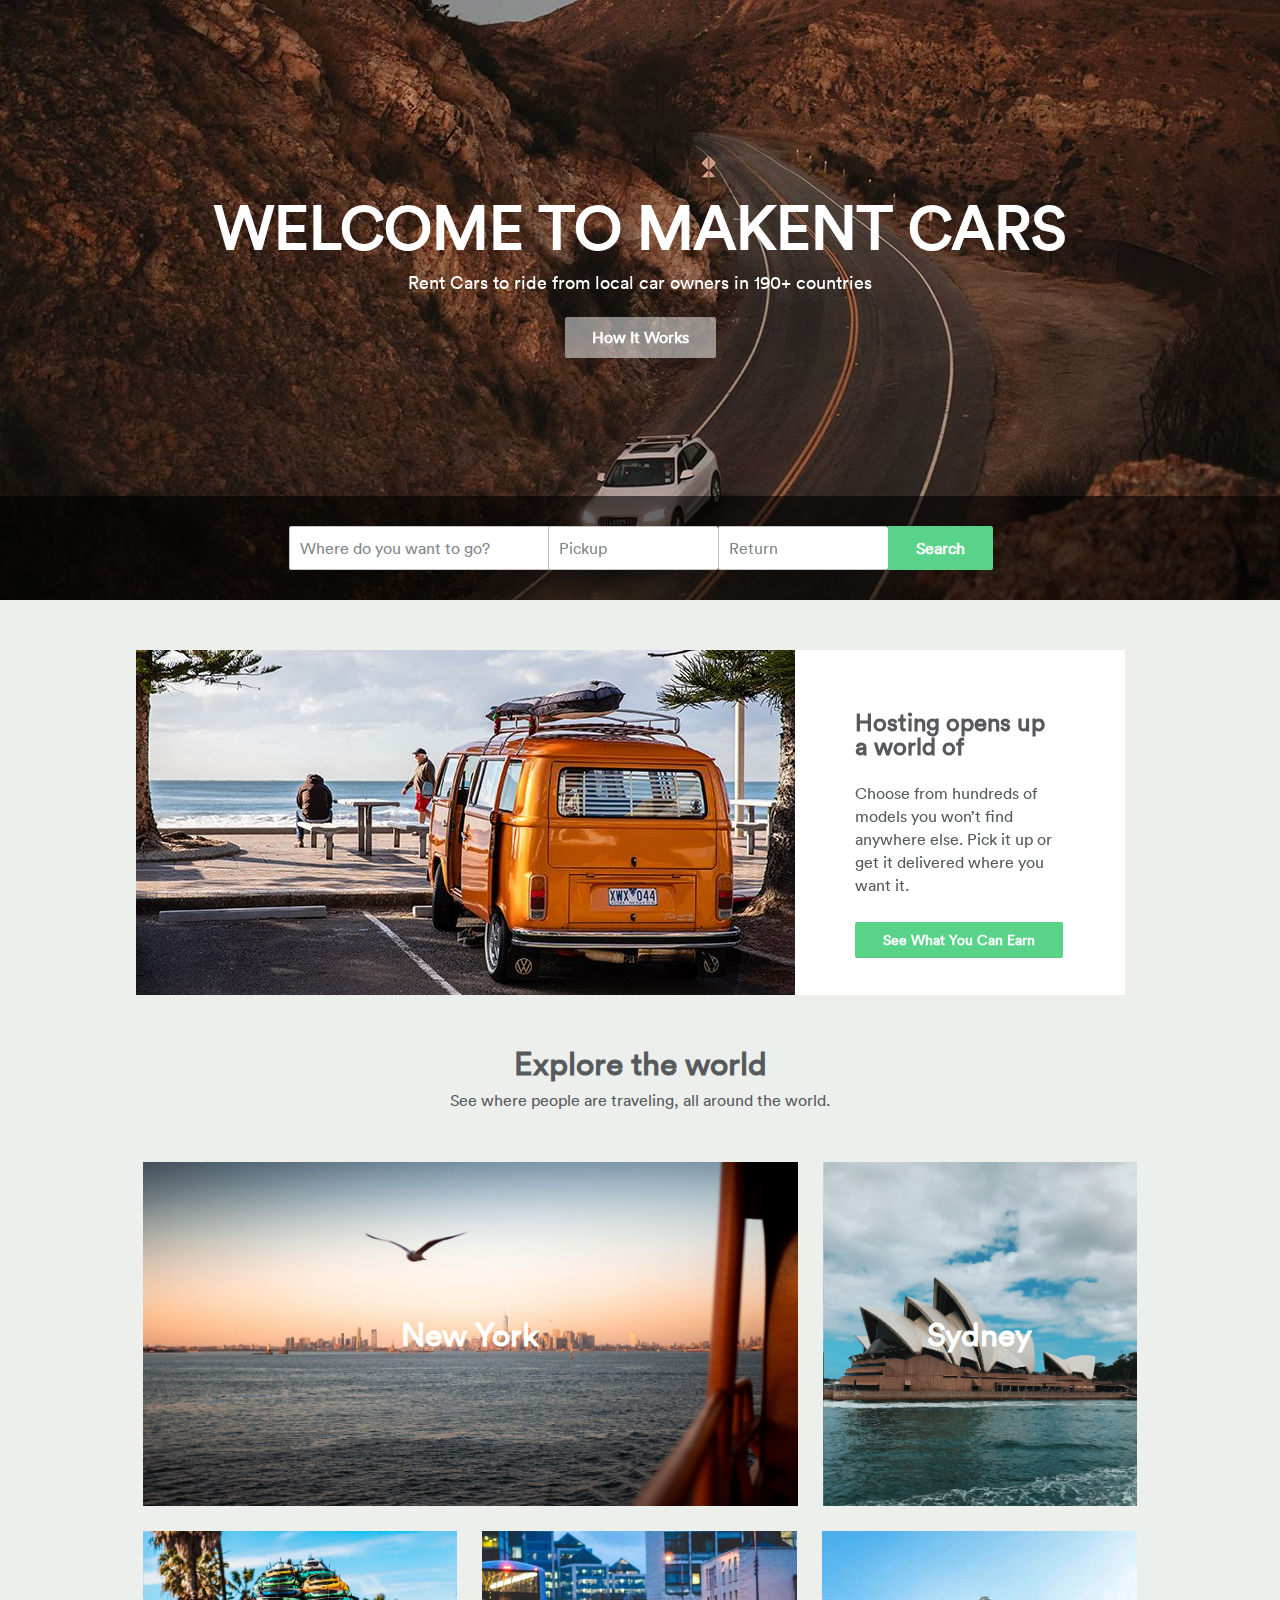
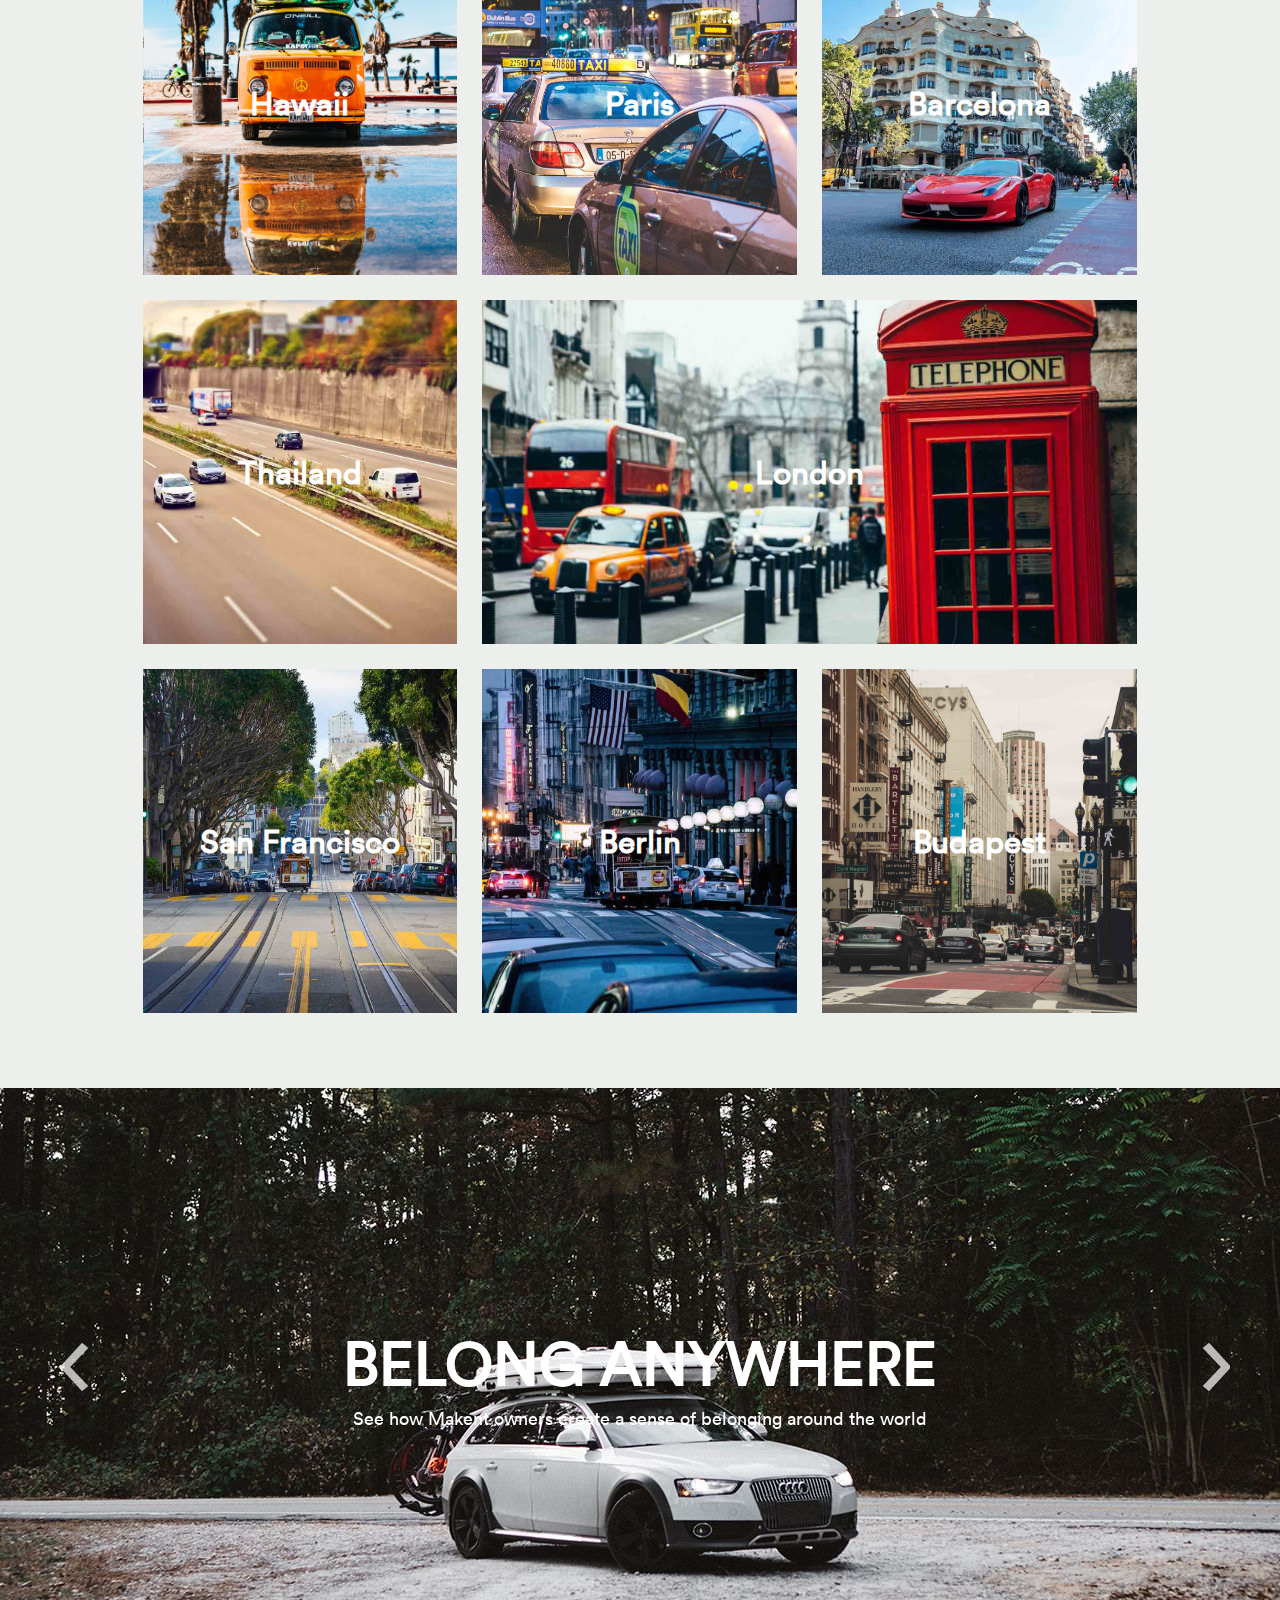
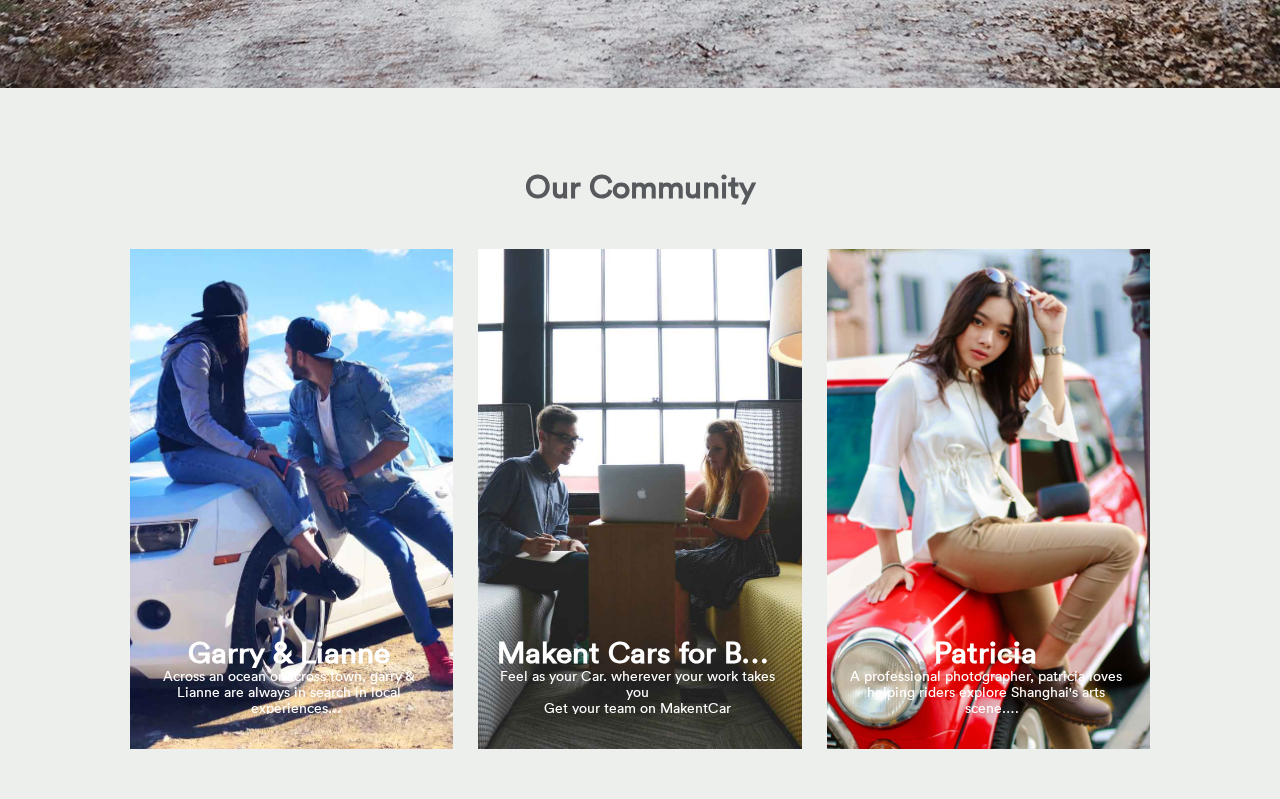
<file: index.html>
<!DOCTYPE html>
<html>
  <head>
    <meta charset="utf-8">
    <meta name="viewport" content="width=device-width, initial-scale=1, shrink-to-fit=no">
    <meta name="description" content="">
    <meta name="author" content="">
    <meta name="generator" content="">
    <!-- Load css styles-->
    <link rel="stylesheet" type="text/css" href="css/styles.css">
    <link rel="stylesheet" type="text/css" href="css/daterangepicker.css">
    <link rel="stylesheet" type="text/css" href="css/common.css">
    <link rel="stylesheet" type="text/css" href="css/common1.css">
    <link rel="stylesheet" type="text/css" href="css/main.css">
    <link rel="stylesheet" type="text/css" href="css/theme.css">
    <title>makentcars</title>
  </head>
  <body class="home_view v2 simple-header p1">
    <main id="site-content" role="main">
      <!-- banner content-->
      <div class="hero shift-with-hiw js-hero">
        <div class="hero__background" data-native-currency="ZAR" aria-hidden="true">
          <ul class="rslides rslides3" id="home_slider">
            <li class="rslides3_on" id="rslides3_s0" style="background: url(&quot;img/slider.jpg&quot;)"></li>
          </ul>
        </div>
        <div class="hero__content page-container page-container-full text-center" style="padding:0px !important;">
          <div class="va-container va-container-v va-container-h">
            <div class="va-middle">
              <h2 class="text-branding text-jumbo text-contrast space-1" style="padding:0px 15px;">Welcome to Makent Cars</h2>
              <div class="h4 text-contrast space-4" style="padding:0px 15px;">Rent Cars to ride from local car owners in 190+ countries</div>
              <div class="back-black">
                <div class="show-sm sm-search">
                  <div class="input-addon js-p1-search-cta" id="sm-search-field"><span class="input-stem input-large fake-search-field">Where do you want to go?</span><i class="input-suffix btn btn-primary icon icon-full icon-search"></i></div>
                </div>
              </div><a class="btn hide-sm btn-contrast btn-large btn-semi-transparent js-show-how-it-works">How It Works</a>
            </div>
          </div>
          <div class="hero__content-footer hide-sm">
            <div class="col-sm-12">
              <div id="searchbar">
                <div class="searchbar" data-reactid=".1">
                  <form class="simple-search" id="searchbar-form" action="#" method="get" name="simple-search">
                    <div class="saved-search-wrapper searchbar__input-wrapper">
                      <label class="input-placeholder-group searchbar__location"><span class="input-placeholder-label screen-reader-only">Where do you want to go?</span>
                        <input class="menu-autocomplete-input form-inline location input-large input-contrast pac-target-input" id="location" placeholder="Where do you want to go?" type="text" name="location" aria-autocomplete="both" autocomplete="off" value="">
                      </label>
                      <div class="searchbar__location-error hide">Please set location</div>
                      <label class="input-placeholder-group searchbar__pickup"><span class="input-placeholder-label screen-reader-only">Pickup</span>
                        <input class="pickup input-large input-contrast ui-datepicker-target" id="pickup" type="text" readonly="readonly" placeholder="Pickup" name="pickup">
                      </label>
                      <label class="input-placeholder-group searchbar__return"><span class="input-placeholder-label screen-reader-only"> Return</span>
                        <input class="return input-large input-contrast ui-datepicker-target" id="return" type="text" readonly="readonly" placeholder=" Return" name="return">
                      </label>
                      <div class="menu hide" id="autocomplete-menu-sbea76915" aria-expanded="false" aria-role="listbox">
                        <div class="menu-section"></div>
                      </div>
                    </div>
                    <input type="hidden" name="source" value="bb">
                    <button class="searchbar__submit btn btn-primary btn-large" id="submit_location" type="submit">Search</button>
                  </form>
                </div>
              </div>
            </div>
          </div>
        </div>
      </div>
      <!-- how it works-->
      <div class="hide show-md show-lg show-sm">
        <section class="how-it-works how-it-works--overlay resp-how js-how-it-works" aria-hidden="true" style="display: none; top: 0; height: 361px "><a class="how-it-works__close panel-close js-close-how-it-works" href="javascript:void(0);"><span class="screen-reader-only">Close How It Works</span></a>
          <div class="page-container-responsive panel-contrast text-contrast">
            <h2 class="screen-reader-only">How It Works</h2>
            <div class="row space-top-8 text-center">
              <div class="how-it-works__step how-it-works__step-one col-md-4">
                <div class="panel-body">
                  <h3>Discover Amazing Listing</h3>
                  <p>Find a car of your choice with latest models, types and number of persons you wish to travel.</p>
                </div>
              </div>
              <div class="how-it-works__step how-it-works__step-two col-md-4">
                <div class="panel-body">
                  <h3>Book a Day</h3>
                  <p>Connect with your car owners confirm your booking, chat with owners for any details, pay with trusted payment services with Makent Cars</p>
                </div>
              </div>
              <div class="how-it-works__step how-it-works__step-three col-md-4">
                <div class="panel-body">
                  <h3>Travel</h3>
                  <p>Feel like an owner of the car throughout your journey</p>
                </div>
              </div>
            </div>
          </div>
        </section>
      </div>
      <!-- discovery-->
      <div class="panel panel-dark pull-left" style="width:100%;border:none !important;">
        <div id="discovery-container">
          <div class="discovery-section hide page-container-responsive page-container-no-padding" id="discovery-saved-searches"></div>
          <div class="discovery-section hide page-container-responsive page-container-no-padding" id="weekend-recommendations"></div>
          <div class="discovery-section page-container-responsive page-container-no-padding" id="host-banners">
            <div class="row row-condensed space-top-8 ban-host">
              <div class="col-md-7 col-lg-8 col-sm-12 row-condensed">
                <ul class="host_banner_slides host_banner_slider_item host_banner_slider_item2" id="host_banner_slider">
                  <li><img alt=" " src="img/banner1.jpeg" width="100%"></li>
                  <li><img alt=" " src="img/banner2.jpeg" width="100%"></li>
                  <li><img alt=" " src="img/banner1.jpeg" width="100%"></li>
                </ul>
              </div>
              <div class="col-md-5 col-lg-4 col-sm-12 host-banner-slider-content row-condensed">
                <ul class="host_banner_slides" id="host_banner_content_slider">
                  <li class="host_banner_content_slider_item" style="display:none">
                    <div class="host-banner-content text-left">
                      <div class="space-4 host-banner-content-title"><strong>Hosting opens up a world of opportunity </strong></div>
                      <div class="space-4 host-banner-content-description">Choose from hundreds of models you won’t find anywhere else. Pick it up or get it delivered where you want it.</div><a class="btn btn-host-banner host-banner-content-btn" href="#" target="_blank">See What You Can Earn</a>
                    </div>
                  </li>
                  <li class="host_banner_content_slider_item" style="display:none">
                    <div class="host-banner-content text-left">
                      <div class="space-4 host-banner-content-title"><strong>We’re here to help</strong></div>
                      <div class="space-4 host-banner-content-description">Makent provides tips and help along the way. From getting your home ready to choosing a price—we’ve got tools for you.</div><a class="btn btn-host-banner host-banner-content-btn" href="#" target="_blank">Help</a>
                    </div>
                  </li>
                  <li class="host_banner_content_slider_item" style="display:none">
                    <div class="host-banner-content text-left">
                      <div class="space-4 host-banner-content-title"><strong>Earn money as an Makent host</strong></div>
                      <div class="space-4 host-banner-content-description">From saving for home repairs to taking a dream trip, hosts use extra income to fund their passions.</div><a class="btn btn-host-banner host-banner-content-btn" href="#" target="_blank">Why Host</a>
                    </div>
                  </li>
                </ul>
              </div>
            </div>
          </div>
          <div class="discovery-section exploer_banner1 page-container-responsive page-container-no-padding" id="discover-recommendations">
            <div class="section-intro text-center row-space-6 row-space-top-8">
              <h2 class="row-space-1"><strong>Explore the world</strong></h2>
              <p class="text-lead">See where people are traveling, all around the world.</p>
            </div>
            <div class="discovery-tiles">
              <div class="row">
                <div class="col-lg-8 col-md-6 col-sm-12 rm-padding-sm">
                  <div class="discovery-card rm-padding-sm row-space-4 darken-on-hover" style="background-image:url(img/home_city_1.jpeg);"><a class="link-reset" href="#" data-hook="discovery-card">
                      <div class="va-container va-container-v va-container-h">
                        <div class="va-middle text-center text-contrast">
                          <div class="h2"><strong>New York</strong></div>
                        </div>
                      </div></a></div>
                </div>
                <div class="col-lg-4 col-md-6 col-sm-12 rm-padding-sm">
                  <div class="discovery-card rm-padding-sm row-space-4 darken-on-hover" style="background-image:url(img/home_city_2.jpeg);"><a class="link-reset" href="#" data-hook="discovery-card">
                      <div class="va-container va-container-v va-container-h">
                        <div class="va-middle text-center text-contrast">
                          <div class="h2"><strong>Sydney</strong></div>
                        </div>
                      </div></a></div>
                </div>
                <div class="col-lg-4 col-md-6 col-sm-12 rm-padding-sm">
                  <div class="discovery-card rm-padding-sm row-space-4 darken-on-hover" style="background-image:url(img/home_city_3.jpeg);"><a class="link-reset" href="#" data-hook="discovery-card">
                      <div class="va-container va-container-v va-container-h">
                        <div class="va-middle text-center text-contrast">
                          <div class="h2"><strong>Hawaii</strong></div>
                        </div>
                      </div></a></div>
                </div>
                <div class="col-lg-4 col-md-6 col-sm-12 rm-padding-sm">
                  <div class="discovery-card rm-padding-sm row-space-4 darken-on-hover" style="background-image:url(img/home_city_4.jpg);"><a class="link-reset" href="#" data-hook="discovery-card">
                      <div class="va-container va-container-v va-container-h">
                        <div class="va-middle text-center text-contrast">
                          <div class="h2"><strong>Paris</strong></div>
                        </div>
                      </div></a></div>
                </div>
                <div class="col-lg-4 col-md-6 col-sm-12 rm-padding-sm">
                  <div class="discovery-card rm-padding-sm row-space-4 darken-on-hover" style="background-image:url(img/home_city_5.jpg);"><a class="link-reset" href="#" data-hook="discovery-card">
                      <div class="va-container va-container-v va-container-h">
                        <div class="va-middle text-center text-contrast">
                          <div class="h2"><strong>Barcelona</strong></div>
                        </div>
                      </div></a></div>
                </div>
                <div class="col-lg-4 col-md-6 col-sm-12 rm-padding-sm">
                  <div class="discovery-card rm-padding-sm row-space-4 darken-on-hover" style="background-image:url(img/home_city_6.jpg);"><a class="link-reset" href="#" data-hook="discovery-card">
                      <div class="va-container va-container-v va-container-h">
                        <div class="va-middle text-center text-contrast">
                          <div class="h2"><strong>Thailand</strong></div>
                        </div>
                      </div></a></div>
                </div>
                <div class="col-lg-8 col-md-6 col-sm-12 rm-padding-sm">
                  <div class="discovery-card rm-padding-sm row-space-4 darken-on-hover" style="background-image:url(img/home_city_7.jpg);"><a class="link-reset" href="#" data-hook="discovery-card">
                      <div class="va-container va-container-v va-container-h">
                        <div class="va-middle text-center text-contrast">
                          <div class="h2"><strong>London</strong></div>
                        </div>
                      </div></a></div>
                </div>
                <div class="col-lg-4 col-md-6 col-sm-12 rm-padding-sm">
                  <div class="discovery-card rm-padding-sm row-space-4 darken-on-hover" style="background-image:url(img/home_city_8.jpg);"><a class="link-reset" href="#" data-hook="discovery-card">
                      <div class="va-container va-container-v va-container-h">
                        <div class="va-middle text-center text-contrast">
                          <div class="h2"><strong>San Francisco</strong></div>
                        </div>
                      </div></a></div>
                </div>
                <div class="col-lg-4 col-md-6 col-sm-12 rm-padding-sm">
                  <div class="discovery-card rm-padding-sm row-space-4 darken-on-hover" style="background-image:url(img/home_city_9.jpg);"><a class="link-reset" href="#" data-hook="discovery-card">
                      <div class="va-container va-container-v va-container-h">
                        <div class="va-middle text-center text-contrast">
                          <div class="h2"><strong>Berlin</strong></div>
                        </div>
                      </div></a></div>
                </div>
                <div class="col-lg-4 col-md-6 col-sm-12 rm-padding-sm">
                  <div class="discovery-card rm-padding-sm row-space-4 darken-on-hover" style="background-image:url(img/home_city_10.jpg);"><a class="link-reset" href="#" data-hook="discovery-card">
                      <div class="va-container va-container-v va-container-h">
                        <div class="va-middle text-center text-contrast">
                          <div class="h2"><strong>Budapest</strong></div>
                        </div>
                      </div></a></div>
                </div>
              </div>
            </div>
          </div>
        </div>
      </div>
      <!-- slider-->
      <div class="hero shift-with-hiw js-hero col-lg-12 col-md-12 col-sm-12" style="padding:0px; height:auto !important;">
        <div class="hero__background_slider" data-native-currency="ZAR" aria-hidden="true">
          <ul class="rslides bottom_slider bottom_slider1 rslides4" id="bottom_slider">
            <li><img alt="" src="img/slider_11.jpeg" width="100%" style="height: 100%;">
              <div class="bot-slider-text">
                <h2 class="text-branding text-jumbo text-contrast space-1 over-head">Belong anywhere</h2>
                <div class="h4 text-contrast space-4 over-head">See how Makent owners create a sense of belonging around the world</div>
              </div>
            </li>
            <li><img alt="" src="img/slider_15.jpeg" width="100%" style="height: 100%;">
              <div class="bot-slider-text">
                <h2 class="text-branding text-jumbo text-contrast space-1 over-head">Introducing the Bélo</h2>
                <div class="h4 text-contrast space-4 over-head">The story of a symbol of belonging.</div>
              </div>
            </li>
            <li><img alt="" src="img/slider_11.jpeg" width="100%" style="height: 100%;">
              <div class="bot-slider-text">
                <h2 class="text-branding text-jumbo text-contrast space-1 over-head">Your Car</h2>
                <div class="h4 text-contrast space-4 over-head">See how Makent owners create a sense of belonging around the world</div>
              </div>
            </li>
          </ul>
        </div>
      </div>
      <!-- our community-->
      <div class="col-lg-12 col-md-12 col-sm-12" style="background:#edefed;">
        <div class="discovery-section page-container-responsive page-container-no-padding" style="padding:0px !important;">
          <div class="col-lg-12 nopad text-center" style="padding:0px !important;">
            <h2 class="row-space-1" style="padding:30px 0px 15px;"><strong>Our Community</strong></h2>
            <div class="col-lg-4 pos-rel com-img pad-left col-md-4 new_our_community">
              <div class="por_ab"><a class="com-link-img" href="#" target="_blank" style="background: url(img/our_community_bannners_1.jpg);"></a>
                <div class="com-sub">
                  <h2 class="over-head" style="width:90% !important;">Garry & Lianne</h2>
                  <p class="over-head" style="width:90% !important;">Across an ocean or across town, garry & Lianne are always in search in local experiences <br> Learn more about travel on Makent Cars</p>
                </div>
              </div>
            </div>
            <div class="col-lg-4 pos-rel com-img pad-left col-md-4 new_our_community">
              <div class="por_ab"><a class="com-link-img" href="#" target="_blank" style="background: url(img/our_community_bannners_2.jpg);"></a>
                <div class="com-sub">
                  <h2 class="over-head" style="width:90% !important;">Makent Cars for Business</h2>
                  <p class="over-head" style="width:90% !important;">Feel as your Car. wherever your work takes you <br> Get your team on MakentCar</p>
                </div>
              </div>
            </div>
            <div class="col-lg-4 pos-rel com-img pad-left col-md-4 new_our_community">
              <div class="por_ab"><a class="com-link-img" href="#" target="_blank" style="background: url(img/our_community_bannners_3.jpg);"></a>
                <div class="com-sub">
                  <h2 class="over-head" style="width:90% !important;">Patricia</h2>
                  <p class="over-head" style="width:90% !important;">A professional photographer, patricia loves helping riders explore Shanghai's arts scene. <br> Learn more about renting on Makent Cars</p>
                </div>
              </div>
            </div>
          </div>
        </div>
      </div>
      <!-- search mobile-->
      <div class="search-modal-container moched" style="display: none">
        <div class="modal" id="search-modal--sm" role="dialog" aria-hidden="false" tabindex="-1">
          <div class="modal-table">
            <div class="modal-cell">
              <div class="modal-content">
                <div class="panel-header modal-header"><a class="modal-close" href="#" data-behavior="modal-close"><span class="screen-reader-only">Close</span><span class="aria-hidden"></span></a>            Search</div>
                <div class="panel-body">
                  <div class="modal-search-wrapper--sm">
                    <input type="hidden" name="source" value="mob">
                    <div class="row">
                      <div class="searchbar__location-error hide" style="left:22px; top:2%;">Please set location</div>
                      <div class="col-sm-12">
                        <label for="header-location--sm"><span class="screen-reader-only">Where to?</span>
                          <input class="input-large pac-target-input" id="header-search-form-mob" type="text" placeholder="Where to?" autocomplete="off" name="location" value="">
                        </label>
                      </div>
                    </div>
                    <div class="row row-condensed">
                      <div class="col-sm-6">
                        <label class="pickup"><span class="screen-reader-only">Pickup</span>
                          <input class="pickup input-large ui-datepicker-target" id="modal_pickup" type="text" readonly="readonly" onfocus="this.blur()" autocomplete="off" name="pickup" placeholder="Pickup" value="">
                        </label>
                      </div>
                      <div class="col-sm-6">
                        <label class="return"><span class="screen-reader-only">Return</span>
                          <input class="return input-large ui-datepicker-target" id="modal_return" type="text" readonly="readonly" onfocus="this.blur()" autocomplete="off" name="return" placeholder="Return" value="">
                        </label>
                      </div>
                    </div>
                    <div class="home_de">
                      <div class="home_pro">
                        <div class="home_check"><strong>Car Type</strong>
                          <div class="rom_ty mCustomScrollbar _mCS_2 mCS-autoHide" id="content-3" style="position: relative; overflow: visible;">
                            <div class="mCustomScrollBox mCS-minimal mCSB_vertical mCSB_outside" id="mCSB_2" tabindex="0" style="max-height: 150px;">
                              <div class="mCSB_container" id="mCSB_2_container" style="position:relative; top:0; left:0;" dir="ltr">
                                <div class="col-md-12 margin-top-10">
                                  <div class="row">
                                    <div class="holecheck">
                                      <div>
                                        <input class="mob_car_type" id="car-type-1" type="checkbox" value="1"><img class="mCS_img_loaded" src="img/convertible.png" width="20" height="30">
                                        <label class="search_check_label" for="room-type-1">Convertible</label>
                                      </div>
                                    </div>
                                  </div>
                                </div>
                                <div class="col-md-12 margin-top-10">
                                  <div class="row">
                                    <div class="holecheck">
                                      <div>
                                        <input class="mob_car_type" id="car-type-3" type="checkbox" value="3"><img class="mCS_img_loaded" src="img/sedan.png" width="20" height="30">
                                        <label class="search_check_label" for="room-type-3">Sedan</label>
                                      </div>
                                    </div>
                                  </div>
                                </div>
                                <div class="col-md-12 margin-top-10">
                                  <div class="row">
                                    <div class="holecheck">
                                      <div>
                                        <input class="mob_car_type" id="car-type-4" type="checkbox" value="4"><img class="mCS_img_loaded" src="img/suv.png" width="20" height="30">
                                        <label class="search_check_label" for="room-type-4">SUV</label>
                                      </div>
                                    </div>
                                  </div>
                                </div>
                                <div class="col-md-12 margin-top-10">
                                  <div class="row">
                                    <div class="holecheck">
                                      <div>
                                        <input class="mob_car_type" id="car-type-5" type="checkbox" value="5"><img class="mCS_img_loaded" src="img/truck.png" width="20" height="30">
                                        <label class="search_check_label" for="room-type-5">Truck</label>
                                      </div>
                                    </div>
                                  </div>
                                </div>
                              </div>
                            </div>
                          </div>
                        </div>
                      </div>
                    </div>
                    <div class="row row-space-top-2">
                      <div class="col-sm-12">
                        <button class="btn btn-primary btn-large btn-block" id="search-form--sm-btn" type="button"><i class="icon icon-search"></i>                    Find a Car</button>
                      </div>
                    </div>
                  </div>
                </div>
              </div>
            </div>
          </div>
        </div>
      </div>
    </main>
    <script type="text/javascript" src="js/jquery.min.js"></script>
    <script type="text/javascript" src="js/moment.min.js"></script>
    <script type="text/javascript" src="js/daterangepicker.min.js"></script>
    <script type="text/javascript" src="js/responsiveslides.min.js"></script>
    <script type="text/javascript" src="js/main.js"></script>
  </body>
</html>
</file>
<file: css/styles.css>
@charset "UTF-8";
@font-face {
    font-family: "makent";
    src: url("../fonts/makent.eot");
    src: url("../fonts/makent.eot?#iefix") format("embedded-opentype"), url("../fonts/makent.woff") format("woff"), url("../fonts/makent.ttf") format("truetype"), url("../fonts/makent.svg#makent") format("svg");
    font-weight: normal;
    font-style: normal;
}

[data-icon]:before {
    font-family: "makent" !important;
    content: attr(data-icon);
    font-style: normal !important;
    font-weight: normal !important;
    font-variant: normal !important;
    text-transform: none !important;
    speak: none;
    line-height: 1;
    -webkit-font-smoothing: antialiased;
    -moz-osx-font-smoothing: grayscale;
}

[class^="icon-"]:before,
[class*=" icon-"]:before {
    font-family: "makent" !important;
    font-style: normal !important;
    font-weight: normal !important;
    font-variant: normal !important;
    text-transform: none !important;
    speak: none;
    line-height: 1;
    -webkit-font-smoothing: antialiased;
    -moz-osx-font-smoothing: grayscale;
}


.icon-belo-heart:before {
    content: "\62";
}

.icon-secure-user:before {
    content: "\63";
}

.icon-recently-viewed:before {
    content: "\64";
}

.icon-photo-upload:before {
    content: "\65";
}

.icon-overview:before {
    content: "\66";
}

.icon-money-none:before {
    content: "\67";
}

.icon-money-deposit:before {
    content: "\68";
}

.icon-meetups:before {
    content: "\69";
}

.icon-makent-alt:before {
    content: "\6a";
}

.icon-makent:before {
    content: "\6b";
}

.icon-listings:before {
    content: "\6c";
}

.icon-caret-left:before {
    content: "\6d";
}

.icon-caret-right:before {
    content: "\6e";
}

.icon-birdhouse:before {
    content: "\6f";
}

.icon-doorman:before {
    content: "\70";
}

.icon-dryer:before {
    content: "\71";
}

.icon-events:before {
    content: "\72";
}

.icon-castle:before {
    content: "\73";
}

.icon-boat:before {
    content: "\74";
}

.icon-bolt:before {
    content: "\75";
}

.icon-comment-negative:before {
    content: "\76";
}

.icon-guide-book:before {
    content: "\77";
}

.icon-home-safety:before {
    content: "\78";
}

.icon-comment-positive:before {
    content: "\79";
}

.icon-bullseye-with-arrow:before {
    content: "\7a";
}

.icon-currency-myr:before {
    content: "\41";
}

.icon-book:before {
    content: "\42";
}

.icon-host-guarantee:before {
    content: "\43";
}

.icon-host-home:before {
    content: "\44";
}

.icon-currency-php:before {
    content: "\45";
}

.icon-bus:before {
    content: "\46";
}

.icon-cabin:before {
    content: "\47";
}

.icon-currency-pln:before {
    content: "\48";
}

.icon-host-home-alt:before {
    content: "\49";
}

.icon-hot-tub:before {
    content: "\4a";
}

.icon-currency-rub:before {
    content: "\4b";
}

.icon-calendar:before {
    content: "\4c";
}

.icon-calendar-alt:before {
    content: "\4d";
}

.icon-camera:before {
    content: "\4e";
}

.icon-camper:before {
    content: "\4f";
}

.icon-currency-thb:before {
    content: "\50";
}

.icon-instant-book-alt:before {
    content: "\51";
}

.icon-internet:before {
    content: "\52";
}

.icon-intercom:before {
    content: "\53";
}

.icon-currency-try:before {
    content: "\54";
}

.icon-currency-vnd:before {
    content: "\55";
}

.icon-dates-price:before {
    content: "\56";
}

.icon-car:before {
    content: "\57";
}

.icon-key:before {
    content: "\58";
}

.icon-wine-glasses:before {
    content: "\59";
}

.icon-spray-bottle:before {
    content: "\5a";
}

.icon-record:before {
    content: "\30";
}

.icon-partly-cloudy:before {
    content: "\31";
}

.icon-refresh:before {
    content: "\32";
}

.icon-passport:before {
    content: "\33";
}

.icon-lighthouse:before {
    content: "\34";
}

.icon-external-link:before {
    content: "\35";
}

.icon-comments:before {
    content: "\36";
}

.icon-bell:before {
    content: "\37";
}

.icon-alert:before {
    content: "\38";
}

.icon-alert-alt:before {
    content: "\39";
}

.icon-bellhop:before {
    content: "\21";
}

.icon-cup-alt:before {
    content: "\22";
}

.icon-gym:before {
    content: "\23";
}

.icon-list-ul:before {
    content: "\24";
}

.icon-location:before {
    content: "\25";
}

.icon-hairdryer:before {
    content: "\26";
}

.icon-currency-usd:before {
    content: "\27";
}

.icon-caret-down:before {
    content: "\28";
}

.icon-alert-fill:before {
    content: "\29";
}

.icon-apartment:before {
    content: "\2a";
}

.icon-caret-up:before {
    content: "\2b";
}

.icon-currency-zar:before {
    content: "\2c";
}

.icon-handshake:before {
    content: "\2d";
}

.icon-lock:before {
    content: "\2e";
}

.icon-phone-alt:before {
    content: "\2f";
}

.icon-phone:before {
    content: "\3a";
}

.icon-remove:before {
    content: "\3b";
}

.icon-reorder:before {
    content: "\3c";
}

.icon-repeat:before {
    content: "\3d";
}

.icon-phone-android:before {
    content: "\3e";
}

.icon-map-marker:before {
    content: "\3f";
}

.icon-haze:before {
    content: "\40";
}

.icon-description-alt:before {
    content: "\5b";
}

.icon-cat:before {
    content: "\5d";
}

.icon-archive:before {
    content: "\5e";
}

.icon-arrow-down:before {
    content: "\5f";
}

.icon-checkbox:before {
    content: "\60";
}

.icon-dog:before {
    content: "\7b";
}

.icon-home:before {
    content: "\7c";
}

.icon-map-marker-alt:before {
    content: "\7d";
}

.icon-phone-inbound:before {
    content: "\7e";
}

.icon-rooms:before {
    content: "\5c";
}

.icon-sad-face:before {
    content: "\e000";
}

.icon-phone-outbound:before {
    content: "\e001";
}

.icon-match:before {
    content: "\e002";
}

.icon-id-card:before {
    content: "\e003";
}

.icon-download:before {
    content: "\e004";
}

.icon-chevron-down:before {
    content: "\e005";
}

.icon-arrow-reply:before {
    content: "\e006";
}

.icon-arrow-right:before {
    content: "\e007";
}

.icon-chevron-up:before {
    content: "\e008";
}

.icon-edit:before {
    content: "\e009";
}

.icon-id-card-alt:before {
    content: "\e00a";
}

.icon-minus:before {
    content: "\e00b";
}

.icon-picture:before {
    content: "\e00c";
}

.icon-shampoo:before {
    content: "\e00d";
}

.icon-share:before {
    content: "\e00e";
}

.icon-plane:before {
    content: "\e00f";
}

.icon-moon:before {
    content: "\e010";
}

.icon-id-card-back:before {
    content: "\e011";
}

.icon-elevator:before {
    content: "\e012";
}

.icon-city:before {
    content: "\e013";
}

.icon-arrow-up:before {
    content: "\e014";
}

.icon-balloons:before {
    content: "\e015";
}

.icon-cloud:before {
    content: "\e016";
}

.icon-envelope:before {
    content: "\e017";
}

.icon-liability:before {
    content: "\e018";
}

.icon-ok-alt:before {
    content: "\e019";
}

.icon-pool:before {
    content: "\e01a";
}

.icon-shopping-bag:before {
    content: "\e01b";
}

.icon-shopping-basket:before {
    content: "\e01c";
}

.icon-question-alt:before {
    content: "\e01d";
}

.icon-ok-fill:before {
    content: "\e01e";
}

.icon-lifesaver:before {
    content: "\e01f";
}

.icon-envelope-inbound:before {
    content: "\e020";
}

.icon-code:before {
    content: "\e021";
}

.icon-ban-circle:before {
    content: "\e022";
}

.icon-bar-chart:before {
    content: "\e023";
}

.icon-cog:before {
    content: "\e024";
}

.icon-envelope-outbound:before {
    content: "\e025";
}

.icon-light-blub-alt:before {
    content: "\e026";
}

.icon-paper-plane:before {
    content: "\e027";
}

.icon-rain:before {
    content: "\e028";
}

.icon-smoking:before {
    content: "\e029";
}

.icon-snow:before {
    content: "\e02a";
}

.icon-real-bed:before {
    content: "\e02b";
}

.icon-parking:before {
    content: "\e02c";
}

.icon-light-bulb:before {
    content: "\e02d";
}

.icon-essentials:before {
    content: "\e02e";
}

.icon-comment:before {
    content: "\e02f";
}

.icon-bathtub:before {
    content: "\e030";
}

.icon-youtube:before {
    content: "\61";
}

.icon-video-pause:before {
    content: "\e031";
}

.icon-video-pause-alt:before {
    content: "\e032";
}

.icon-video-play:before {
    content: "\e033";
}

.icon-video-play-alt:before {
    content: "\e034";
}

.icon-viewfinder:before {
    content: "\e035";
}

.icon-vk:before {
    content: "\e036";
}

.icon-vk-1:before {
    content: "\e037";
}

.icon-volume:before {
    content: "\e038";
}

.icon-washer:before {
    content: "\e039";
}

.icon-webcam:before {
    content: "\e03a";
}

.icon-weibo:before {
    content: "\e03b";
}

.icon-wifi:before {
    content: "\e03c";
}

.icon-wind:before {
    content: "\e03d";
}

.icon-video-none:before {
    content: "\e03e";
}

.icon-video:before {
    content: "\e03f";
}

.icon-verified-id:before {
    content: "\e040";
}

.icon-users:before {
    content: "\e041";
}

.icon-user-circle:before {
    content: "\e042";
}

.icon-user:before {
    content: "\e043";
}

.icon-upload:before {
    content: "\e044";
}

.icon-unlock:before {
    content: "\e045";
}

.icon-twitter:before {
    content: "\e046";
}

.icon-tv:before {
    content: "\e047";
}

.icon-trip:before {
    content: "\e048";
}

.icon-stopwatch-alt:before {
    content: "\e049";
}

.icon-suitcase:before {
    content: "\e04a";
}

.icon-train:before {
    content: "\e04b";
}

.icon-trash:before {
    content: "\e04c";
}

.icon-question:before {
    content: "\e04d";
}

.icon-sun:before {
    content: "\e04e";
}

.icon-remove-1:before {
    content: "\e04f";
}

.icon-private-room:before {
    content: "\e050";
}

.icon-group:before {
    content: "\e051";
}

.icon-heart-alt:before {
    content: "\e052";
}

.icon-facebook:before {
    content: "\e053";
}

.icon-accessible:before {
    content: "\e054";
}

.icon-add:before {
    content: "\e055";
}

.icon-family:before {
    content: "\e056";
}

.icon-filter:before {
    content: "\e057";
}

.icon-add-listing:before {
    content: "\e058";
}

.icon-air-conditioning:before {
    content: "\e059";
}

.icon-fire:before {
    content: "\e05a";
}

.icon-heating:before {
    content: "\e05b";
}

.icon-heart:before {
    content: "\e05c";
}

.icon-search:before {
    content: "\e05d";
}

.icon-share-1:before {
    content: "\e05e";
}

.icon-tablet:before {
    content: "\e05f";
}

.icon-tag:before {
    content: "\e060";
}

.icon-tag-alt:before {
    content: "\e061";
}

.icon-tent:before {
    content: "\e062";
}

.icon-thumbs-down:before {
    content: "\e063";
}

.icon-thumbs-up:before {
    content: "\e064";
}

.icon-time:before {
    content: "\e065";
}

.icon-time-dark:before {
    content: "\e066";
}

.icon-towel:before {
    content: "\e067";
}

.icon-stopwatch:before {
    content: "\e068";
}

.icon-stats:before {
    content: "\e069";
}

.icon-star-half-empty:before {
    content: "\e06a";
}

.icon-star-half:before {
    content: "\e06b";
}

.icon-star-circled:before {
    content: "\e06c";
}

.icon-star-alt:before {
    content: "\e06d";
}

.icon-star:before {
    content: "\e06e";
}

.icon-shared-room:before {
    content: "\e06f";
}

.icon-help-icon:before {
    content: "\e070";
}

.icon-instagram:before {
    content: "\e071";
}

.icon-fire-alt:before {
    content: "\e072";
}

.icon-fireplace:before {
    content: "\e073";
}

.icon-arrow-left:before {
    content: "\e074";
}

.icon-chevron-left:before {
    content: "\e075";
}

.icon-chevron-right:before {
    content: "\e076";
}

.icon-cup:before {
    content: "\e077";
}

.icon-description:before {
    content: "\e078";
}

.icon-desktop:before {
    content: "\e079";
}

.icon-double-bed:before {
    content: "\e07a";
}

.icon-entire-place:before {
    content: "\e07b";
}

.icon-eye:before {
    content: "\e07c";
}

.icon-google-plus:before {
    content: "\e07d";
}

.icon-pinterest:before {
    content: "\e07e";
}

.icon-paw:before {
    content: "\e07f";
}

.icon-globe:before {
    content: "\e080";
}

.icon-gift:before {
    content: "\e081";
}

.icon-msg-icon:before {
    content: "\e082";
}

.icon-full-screen:before {
    content: "\e083";
}

.icon-friends:before {
    content: "\e084";
}

.icon-meal:before {
    content: "\e085";
}

.icon-linkedin:before {
    content: "\e086";
}

.icon-flower:before {
    content: "\e087";
}

.icon-flag:before {
    content: "\e088";
}

.icon-instant-book:before {
    content: "\e089";
}

.icon-switch-off:before {
    content: "\e08a";
}

.icon-ok:before {
    content: "\e08c";
}

@font-face {
  font-family: "makent-amenities";
  src:url("../fonts/makent-amenities.eot");
  src:url("../fonts/makent-amenities.eot?#iefix") format("embedded-opentype"),
    url("../fonts/makent-amenities.woff") format("woff"),
    url("../fonts/makent-amenities.ttf") format("truetype"),
    url("../fonts/makent-amenities.svg#makent-amenities") format("svg");
  font-weight: normal;
  font-style: normal;

}

[data-icon]:before {
  font-family: "makent-amenities" !important;
  content: attr(data-icon);
  font-style: normal !important;
  font-weight: normal !important;
  font-variant: normal !important;
  text-transform: none !important;
  speak: none;
  line-height: 1;
  -webkit-font-smoothing: antialiased;
  -moz-osx-font-smoothing: grayscale;
}

[class^="icon1-"]:before,
[class*=" icon1-"]:before {
  font-family: "makent-amenities" !important;
  font-style: normal !important;
  font-weight: normal !important;
  font-variant: normal !important;
  text-transform: none !important;
  speak: none;
  line-height: 1;
  -webkit-font-smoothing: antialiased;
  -moz-osx-font-smoothing: grayscale;
}



.icon1-accessible:before {
  content: "\61";
}
.icon1-air-conditioning:before {
  content: "\62";
}
.icon1-balloons:before {
  content: "\63";
}
.icon1-bathtub:before {
  content: "\64";
}
.icon1-cup:before {
  content: "\65";
}
.icon1-desktop:before {
  content: "\66";
}
.icon1-doorman:before {
  content: "\67";
}
.icon1-double-bed:before {
  content: "\68";
}
.icon1-elevator:before {
  content: "\69";
}
.icon1-essentials:before {
  content: "\6a";
}
.icon1-family:before {
  content: "\6b";
}
.icon1-fireplace:before {
  content: "\6c";
}
.icon1-gym:before {
  content: "\6d";
}
.icon1-hairdryer:before {
  content: "\6e";
}
.icon1-heating:before {
  content: "\6f";
}
.icon1-hot-tub:before {
  content: "\70";
}
.icon1-intercom:before {
  content: "\71";
}
.icon1-internet:before {
  content: "\72";
}
.icon1-meal:before {
  content: "\73";
}
.icon1-ok:before {
  content: "\74";
}
.icon1-parking:before {
  content: "\75";
}
.icon1-paw:before {
  content: "\76";
}
.icon1-pool:before {
  content: "\77";
}
.icon1-shampoo:before {
  content: "\78";
}
.icon1-smoking:before {
  content: "\79";
}
.icon1-tv:before {
  content: "\7a";
}
.icon1-washer:before {
  content: "\41";
}
.icon1-wifi:before {
  content: "\42";
}
.icon1-home-building-outline-symbol2:before {
  content: "\43";
}
.icon1-shelter:before {
  content: "\44";
}
</file>
<file: css/daterangepicker.css>
.daterangepicker .calendar-table td.active,
.daterangepicker .calendar-table td.active:hover {
  background: #00a699;
}
.daterangepicker {
  position: absolute;
  color: inherit;
  background-color: #fff;
  border-radius: 4px;
  border: 1px solid #ddd;
  width: 278px;
  max-width: none;
  padding: 0;
  margin-top: 7px;
  top: 100px;
  left: 20px;
  z-index: 3001;
  display: none;
  font-family: arial;
  font-size: 15px;
  line-height: 1em;
}

.daterangepicker:before, .daterangepicker:after {
  position: absolute;
  display: inline-block;
  border-bottom-color: rgba(0, 0, 0, 0.2);
  content: '';
}

.daterangepicker:before {
  top: -7px;
  border-right: 7px solid transparent;
  border-left: 7px solid transparent;
  border-bottom: 7px solid #ccc;
}

.daterangepicker:after {
  top: -6px;
  border-right: 6px solid transparent;
  border-bottom: 6px solid #fff;
  border-left: 6px solid transparent;
}

.daterangepicker.opensleft:before {
  right: 9px;
}

.daterangepicker.opensleft:after {
  right: 10px;
}

.daterangepicker.openscenter:before {
  left: 0;
  right: 0;
  width: 0;
  margin-left: auto;
  margin-right: auto;
}

.daterangepicker.openscenter:after {
  left: 0;
  right: 0;
  width: 0;
  margin-left: auto;
  margin-right: auto;
}

.daterangepicker.opensright:before {
  left: 9px;
}

.daterangepicker.opensright:after {
  left: 10px;
}

.daterangepicker.drop-up {
  margin-top: -7px;
}

.daterangepicker.drop-up:before {
  top: initial;
  bottom: -7px;
  border-bottom: initial;
  border-top: 7px solid #ccc;
}

.daterangepicker.drop-up:after {
  top: initial;
  bottom: -6px;
  border-bottom: initial;
  border-top: 6px solid #fff;
}

.daterangepicker.single .daterangepicker .ranges, .daterangepicker.single .drp-calendar {
  float: none;
}

.daterangepicker.single .drp-selected {
  display: none;
}

.daterangepicker.show-calendar .drp-calendar {
  display: block;
}

.daterangepicker.show-calendar .drp-buttons {
  display: block;
}

.daterangepicker.auto-apply .drp-buttons {
  display: none;
}

.daterangepicker .drp-calendar {
  display: none;
  max-width: 270px;
}

.daterangepicker .drp-calendar.left {
  padding: 8px 0 8px 8px;
}

.daterangepicker .drp-calendar.right {
  padding: 8px;
}

.daterangepicker .drp-calendar.single .calendar-table {
  border: none;
}

.daterangepicker .calendar-table .next span, .daterangepicker .calendar-table .prev span {
  color: #fff;
  border: solid black;
  border-width: 0 2px 2px 0;
  border-radius: 0;
  display: inline-block;
  padding: 3px;
}

.daterangepicker .calendar-table .next span {
  transform: rotate(-45deg);
  -webkit-transform: rotate(-45deg);
}

.daterangepicker .calendar-table .prev span {
  transform: rotate(135deg);
  -webkit-transform: rotate(135deg);
}

.daterangepicker .calendar-table th, .daterangepicker .calendar-table td {
  white-space: nowrap;
  text-align: center;
  vertical-align: middle;
  min-width: 32px;
  width: 32px;
  height: 24px;
  line-height: 24px;
  font-size: 12px;
  border-radius: 4px;
  border: 1px solid transparent;
  white-space: nowrap;
  cursor: pointer;
}

.daterangepicker .calendar-table {
  border: 1px solid #fff;
  border-radius: 4px;
  background-color: #fff;
}

.daterangepicker .calendar-table table {
  width: 100%;
  margin: 0;
  border-spacing: 0;
  border-collapse: collapse;
}

.daterangepicker td.available:hover, .daterangepicker th.available:hover {
  background-color: #eee;
  border-color: transparent;
  color: inherit;
}

.daterangepicker td.week, .daterangepicker th.week {
  font-size: 80%;
  color: #ccc;
}

.daterangepicker td.off, .daterangepicker td.off.in-range, .daterangepicker td.off.start-date, .daterangepicker td.off.end-date {
  background-color: #fff;
  border-color: transparent;
  color: #999;
}

.daterangepicker td.in-range {
  background-color: #ebf4f8;
  border-color: transparent;
  color: #000;
  border-radius: 0;
}

.daterangepicker td.start-date {
  border-radius: 4px 0 0 4px;
}

.daterangepicker td.end-date {
  border-radius: 0 4px 4px 0;
}

.daterangepicker td.start-date.end-date {
  border-radius: 4px;
}

.daterangepicker td.active, .daterangepicker td.active:hover {
  background-color: #357ebd;
  border-color: transparent;
  color: #fff;
}

.daterangepicker th.month {
  width: auto;
}

.daterangepicker td.disabled, .daterangepicker option.disabled {
  color: #999;
  cursor: not-allowed;
  text-decoration: line-through;
}

.daterangepicker select.monthselect, .daterangepicker select.yearselect {
  font-size: 12px;
  padding: 1px;
  height: auto;
  margin: 0;
  cursor: default;
}

.daterangepicker select.monthselect {
  margin-right: 2%;
  width: 56%;
}

.daterangepicker select.yearselect {
  width: 40%;
}

.daterangepicker select.hourselect, .daterangepicker select.minuteselect, .daterangepicker select.secondselect, .daterangepicker select.ampmselect {
  width: 50px;
  margin: 0 auto;
  background: #eee;
  border: 1px solid #eee;
  padding: 2px;
  outline: 0;
  font-size: 12px;
}

.daterangepicker .calendar-time {
  text-align: center;
  margin: 4px auto 0 auto;
  line-height: 30px;
  position: relative;
}

.daterangepicker .calendar-time select.disabled {
  color: #ccc;
  cursor: not-allowed;
}

.daterangepicker .drp-buttons {
  clear: both;
  text-align: right;
  padding: 8px;
  border-top: 1px solid #ddd;
  display: none;
  line-height: 12px;
  vertical-align: middle;
}

.daterangepicker .drp-selected {
  display: inline-block;
  font-size: 12px;
  padding-right: 8px;
}

.daterangepicker .drp-buttons .btn {
  margin-left: 8px;
  font-size: 12px;
  font-weight: bold;
  padding: 4px 8px;
}

.daterangepicker.show-ranges.single.rtl .drp-calendar.left {
  border-right: 1px solid #ddd;
}

.daterangepicker.show-ranges.single.ltr .drp-calendar.left {
  border-left: 1px solid #ddd;
}

.daterangepicker.show-ranges.rtl .drp-calendar.right {
  border-right: 1px solid #ddd;
}

.daterangepicker.show-ranges.ltr .drp-calendar.left {
  border-left: 1px solid #ddd;
}

.daterangepicker .ranges {
  float: none;
  text-align: left;
  margin: 0;
}

.daterangepicker.show-calendar .ranges {
  margin-top: 8px;
}

.daterangepicker .ranges ul {
  list-style: none;
  margin: 0 auto;
  padding: 0;
  width: 100%;
}

.daterangepicker .ranges li {
  font-size: 12px;
  padding: 8px 12px;
  cursor: pointer;
}

.daterangepicker .ranges li:hover {
  background-color: #eee;
}

.daterangepicker .ranges li.active {
  background-color: #08c;
  color: #fff;
}

/*  Larger Screen Styling */
@media (min-width: 564px) {
  .daterangepicker {
    width: auto;
  }

  .daterangepicker .ranges ul {
    width: 140px;
  }

  .daterangepicker.single .ranges ul {
    width: 100%;
  }

  .daterangepicker.single .drp-calendar.left {
    clear: none;
  }

  .daterangepicker.single .ranges, .daterangepicker.single .drp-calendar {
    float: left;
  }

  .daterangepicker {
    direction: ltr;
    text-align: left;
  }

  .daterangepicker .drp-calendar.left {
    clear: left;
    margin-right: 0;
  }

  .daterangepicker .drp-calendar.left .calendar-table {
    border-right: none;
    border-top-right-radius: 0;
    border-bottom-right-radius: 0;
  }

  .daterangepicker .drp-calendar.right {
    margin-left: 0;
  }

  .daterangepicker .drp-calendar.right .calendar-table {
    border-left: none;
    border-top-left-radius: 0;
    border-bottom-left-radius: 0;
  }

  .daterangepicker .drp-calendar.left .calendar-table {
    padding-right: 8px;
  }

  .daterangepicker .ranges, .daterangepicker .drp-calendar {
    float: left;
  }
}

@media (min-width: 730px) {
  .daterangepicker .ranges {
    width: auto;
  }

  .daterangepicker .ranges {
    float: left;
  }

  .daterangepicker.rtl .ranges {
    float: right;
  }

  .daterangepicker .drp-calendar.left {
    clear: none !important;
  }
}
</file>
<file: css/common.css>
@charset "UTF-8";

/* makent-host-exp */
@font-face {
/*  font-family: "makent-host-exp";
  src:url("../fonts/1511274014.eot");
  src:url("../fonts/1511274014.eot?#iefix") format("embedded-opentype"),
    url("../fonts/1511274014.woff") format("woff"),
    url("../fonts/1511274014.ttf") format("truetype"),
    url("../fonts/1511274014.svg#1511274014") format("svg");
  font-weight: normal;
  font-style: normal;*/
  font-family: "makent-host-exp";
  src:url("../fonts/makent-host-exp.eot");
  src:url("../fonts/makent-host-exp.eot?#iefix") format("embedded-opentype"),
  url("../fonts/makent-host-exp.woff") format("woff"),
  url("../fonts/makent-host-exp.ttf") format("truetype"),
  url("../fonts/makent-host-exp.svg#makent-host-exp") format("svg");
  font-weight: normal;
  font-style: normal;
}

[data-icon]:before {
  font-family: "makent-host-exp" !important;
  content: attr(data-icon);
  font-style: normal !important;
  font-weight: normal !important;
  font-variant: normal !important;
  text-transform: none !important;
  speak: none;
  line-height: 1;
  -webkit-font-smoothing: antialiased;
  -moz-osx-font-smoothing: grayscale;
}

[class^="icon3-"]:before,
[class*=" icon3-"]:before {
  font-family: "makent-host-exp" !important;
  font-style: normal !important;
  font-weight: normal !important;
  font-variant: normal !important;
  text-transform: none !important;
  speak: none;
  line-height: 1;
  -webkit-font-smoothing: antialiased;
  -moz-osx-font-smoothing: grayscale;
}

.icon3-alarm-clock-symbol:before {
  content: "\61";
}
.icon3-backpack:before {
  content: "\62";
}
.icon3-chat-oval-filled-speech-bubbles:before {
  content: "\63";
}
.icon3-clock:before {
  content: "\64";
}
.icon3-door-3:before {
  content: "\65";
}
.icon3-house:before {
  content: "\66";
}
.icon3-instant-book:before {
  content: "\67";
}
.icon3-invoice:before {
  content: "\68";
}
.icon3-living-room:before {
  content: "\69";
}
.icon3-sf-juice:before {
  content: "\6a";
}
.icon3-sf-symbolic-cancer-ribbon1:before {
  content: "\6b";
}
.icon3-switch-off:before {
  content: "\6c";
}
.icon3-switch-on:before {
  content: "\6d";
}
.icon3-ticket1:before {
  content: "\6e";
}
/*amities*/

@font-face {
    font-family: 'Circular';
    src: url('../fonts/lineto-circular-pro-book.eot');  /* IE9 Compat Modes */
    src: url('../fonts/lineto-circular-pro-book.eot?#iefix') format('embedded-opentype'), /* IE6 - IE8 */
    url('../fonts/lineto-circular-pro-book.woff') format('woff'), /* Pretty Modern Browsers */
    url('../fonts/lineto-circular-pro-book.ttf') format('truetype'), /* Safari, Andriod, iOS */
    url('../fonts/lineto-circular-pro-book.svg#lineto-circular-pro-book') format('svg'); /* Legacy iOS */
}
article,
aside,
details,
figcaption,
figure,
footer,
header,
hgroup,
main,
nav,
section,
summary {
    display: block;
}

audio,
canvas,
video {
    display: inline-block;
}

audio:not([controls]) {
    display: none;
    height: 0;
}

[hidden],
template {
    display: none;
}

html {
    font-family: sans-serif;
    -ms-text-size-adjust: 100%;
    -webkit-text-size-adjust: 100%
}

body {
    margin: 0;
    overflow-x: hidden;
    color: #000;
}

/*search.css*/
.makent-header {
    background: #231f20 !important;
}
.lotser {
    position: absolute;
    top: 55px;
    z-index: 99;
    width: 445px;
    padding:40px 30px;
    border: 1px solid #ccc;
    background: #fff;
    display: none;
}
.category_city.nt_ctcity span.pull-left:first-child {
    max-width: 47%;
    white-space: nowrap;
    overflow: hidden;
    text-overflow: ellipsis;    
}
.category_city.nt_ctcity span.pull-left:last-child {
    max-width: 47%;
    white-space: nowrap;
    overflow: hidden;
    text-overflow: ellipsis;
}
.login_popup_open .become_dropdown{
    display: none;
}
.lotexp ul{
    padding: 0;
}
.lotexp li{
    display: inline-block;
}
.icon.icon-instant-book{
    color: #ffb400;
}
.makent-header .nav .lotexp li {
    display: inline;
    float: left;
    width: auto !important;
    padding: 10px !important;
}
.lotexp button {
    padding: 10px 20px;
    background: #fff;
    border: 1px solid #ccc;
    border-radius: 3px;
    font-size: 15px;
}
.lotexp button:hover, .lotexp button:focus{
    box-shadow:0px 1px 5px 0px #ccc;
    outline: none;
}
.lotexp h4 {
   font-weight: 500;
   font-family: 'Roboto', sans-serif;
   font-size: 15px;
   color: #484848;
}
.timer .icon:before {
    line-height: 1;
    vertical-align: top;
    margin-top: 3px;
    display: inline-block;
}
.col-md-6.att {
    width: 50%;
    float: left;
}
.has-collapsed-nav .calendar-rules-overlay {
    left: 0;
    width: 100%;
}
.rom_ty {
    display: inline-block;
    width: 100%;
}
.home_pro {
    display: inline-block;
    width: 100%;
}

.rom_ty {
    display: inline-block;
    width: 100%;
    max-height: 95px;
}
.home_de .rom_ty, .home_pro .rom_ty {
    display: inline-block;
    width: 100%;
    max-height: 170px;
    padding-top: 20px;
    overflow: auto;
}
.pos-rel.com-img.pad-left {
    margin: 25px 0px 50px !important;
    height: 500px;
}
.por_ab 
{
    display: inline-block;
    width: 100%;
    height: 500px;
}
.footadde{
    display: block !important;
}
.sharepop h4 {
    margin: 0;
    font-size: 22px;
}
.sharepop .share-popup-title {
    padding-top: 0px !important;
}
label.label-large.label-inline.amenity-label.pull-left {
    margin: 0;
    padding-bottom: 0;
    padding-top: 11px;
}
label.label-large.label-inline.amenity-label.pull-left input{
 margin: 0 !important;
}

.lang-chang-label .panel{
    margin-bottom: 20px;
}
.manage-listing .manage-listing-row-container.has-collapsed-nav .lang-left{
    width: 100%;
}
.new-calendar .text-normal.link-icon {
    float: right;
    padding: 15px 0;
    width: 15%;
    text-align: right;
}
.common_calender_view {
    width: 85%;
    display: inline-block;
    float: left;
}
.deselect-on-click1 {
 display: inline-block; 
 width: 100%; 
 margin-bottom: 20px; 
}
.seasonal_min_max_overview .text-normal.link-icon {
    float: right;
    padding: 10px 5px;
}
span.link-icon__text {
    font-size: 14px;
}
.payments-listing-name {
    word-wrap: break-word;
}
.text-wish {
    text-align: right;
}
.skin-blue .pac-container.pac-logo{
    position: absolute !important;
}
.manage-listing-content-container .sidebar-overlay{
    height: 100%;
    position: fixed;
    top: 115px;
    right: 0;
    height: 100%;
    padding-bottom: 175px;
    z-index: 0;
}
a {
    background: transparent;
}

a:focus {
    outline: thin dotted;
}

a:active,
a:hover {
    outline: 0;
}

.ad-nav {
    height: 128px !important;
}
.scrolllist {
    display: inline-block;
    width: 100%;
    max-height: 300px;
}

h1 {
    font-size: 2em;
    margin: 0.67em 0;
}

abbr[title] {
    border-bottom: 1px dotted;
}

b,
strong {
    font-weight: bold;
}

dfn {
    font-style: italic;
}

hr {
    -moz-box-sizing: content-box;
    box-sizing: content-box;
    height: 0;
}

mark {
    background: #ff0;
    color: #000;
}

code,
kbd,
pre,
samp {
    font-family: monospace, serif;
    font-size: 1em;
}

pre {
    white-space: pre-wrap;
}

q {
    quotes: "\201C" "\201D" "\2018" "\2019"
}

small {
    font-size: 80%
}

sub,
sup {
    font-size: 75%;
    line-height: 0;
    position: relative;
    vertical-align: baseline;
}

sup {
    top: -0.5em;
}

sub {
    bottom: -0.25em;
}

img {
    border: 0;
}

svg:not(:root) {
    overflow: hidden;
}

figure {
    margin: 0;
}

fieldset {
    border: 1px solid #c0c0c0;
    margin: 0 2px;
    padding: 0.35em 0.625em 0.75em;
}

legend {
    border: 0;
    padding: 0;
}

button,
input,
select,
textarea {
    font-family: inherit;
    font-size: 100%;
    margin: 0;
}

button,
input {
    line-height: normal;
}

button,
select {
    text-transform: none;
}

button,
html input[type="button"],
input[type="reset"],
input[type="submit"] {
    -webkit-appearance: button;
    cursor: pointer;
}

button[disabled],
html input[disabled] {
    cursor: default;
}

input[type="checkbox"],
input[type="radio"] {
    box-sizing: border-box;
    padding: 0;
}

input[type="search"] {
    -webkit-appearance: textfield;
    -moz-box-sizing: content-box;
    -webkit-box-sizing: content-box;
    box-sizing: content-box;
}

input[type="search"]::-webkit-search-cancel-button,
input[type="search"]::-webkit-search-decoration {
    -webkit-appearance: none;
}

button::-moz-focus-inner,
input::-moz-focus-inner {
    border: 0;
    padding: 0;
}

textarea {
    overflow: auto;
    vertical-align: top;
}

table {
    border-collapse: collapse;
    border-spacing: 0;
}


/*! HTML5 Boilerplate v4.2.0 | MIT License | git.io/o6Vtiw */

@media print {
    * {
        color: #000 !important;
        background: transparent !important;
        box-shadow: none !important;
        text-shadow: none !important;
    }
    a,
    a:visited {
        text-decoration: underline;
    }
    a[href]:after {
        content: " (" attr(href) ")"
    }
    abbr[title]:after {
        content: " (" attr(title) ")"
    }
    .ir a:after,
    a[href^="javascript:"]:after,
    a[href^="#"]:after {
        content: ""
    }
    pre,
    blockquote {
        border: 1px solid #999;
        page-break-inside: avoid;
    }
    thead {
        display: table-header-group;
    }
    tr,
    img {
        page-break-inside: avoid;
    }
    img {
        max-width: 100% !important;
    }
    @page {
        margin: 2cm 0.5cm;
    }
    p,
    h2,
    h3 {
        orphans: 3;
        widows: 3;
    }
    h2,
    h3 {
        page-break-after: avoid;
    }
}

*,
*:before,
*:after,
hr,
hr:before,
hr:after,
input[type="search"],
input[type="search"]:before,
input[type="search"]:after {
    -moz-box-sizing: border-box;
    box-sizing: border-box;
}

.embedded-content *,
.embedded-content *:before,
.embedded-content *:after {
    -moz-box-sizing: content-box;
    box-sizing: content-box;
}

a:focus {
    outline: thin dotted #333333;
    outline: 5px auto -webkit-focus-ring-color;
}

html {
    -webkit-tap-highlight-color: transparent;
    -webkit-tap-highlight-color: transparent;
    direction: ltr;
}
html[lang="ar"]{
    direction: rtl;
}
[lang="ja"] body {
    font-family: "ヒラギノ角ゴ Pro", "Hiragino Kaku Gothic Pro", "メイリオ", Meiryo, Osaka, "ＭＳ Ｐゴシック", "MS PGothic", "MS Gothic", "ＭＳ ゴシック", "Helvetica Neue", Helvetica, Arial, sans-serif !important;
}

[lang="ko"] body {
    font-family: "나눔 고딕", "Nanum Gothic", "맑은 고딕", "Malgun Gothic", "Apple Gothic", "돋움", Dotum, "Helvetica Neue", Helvetica, Arial, sans-serif !important;
}

[lang^="zh"] body {
    font-family: "Hiragino Sans GB", "华文细黑", "STHeiti", "微软雅黑", "Microsoft YaHei", SimHei, "Helvetica Neue", Helvetica, Arial, sans-serif !important;
}

[lang^="ru"] body,
[lang="el"] body,
[lang="th"] body {
    font-family: "Helvetica Neue", Helvetica, Arial, sans-serif !important;
}

input,
button,
select,
textarea {
    font-family: inherit;
    font-size: inherit;
    line-height: inherit;
    -webkit-font-smoothing: antialiased;
    -moz-osx-font-smoothing: grayscale;
}

img {
    vertical-align: middle;
}

.img-responsive {
    width: 100%;
    height: auto;
}

.li-blue {
    background-color: #3b5998;
}
.com-link-img img{
    height: 500px !important;
}
.img-round,
.media-round {
    border-radius: 50%;
    border: 2px solid #fff;
}

.fixed-header {
    position: fixed !important;
    top: 61px;
    left: 0;
    right: 0;
    z-index: 100;
    width: 60%;
}

.img-responsive-height {
    width: auto;
    height: 100%
}

hr {
    margin-top: 15px;
    margin-bottom: 15px;
    border: 0;
    border-top: 1px solid #dce0e0;
}
.numfel {
    padding: 5px 0 0;
}
.tab-item::before,
.segmented-control__option::before {
    background-color: #aaa;
    bottom: -1px;
    content: '';
    height: 0px;
    left: 0;
    position: absolute;
    right: 0;
    transition: 0.2s ease height;
    /*z-index: 1;*/
}

.tab-item[aria-selected="true"]::before,
.segmented-control__option--selected::before {
    height: 4px;
}

p {
    margin-top: 0;
    margin-bottom: 15px;
}

small {
    font-size: 0.85em;
}

.text-lead {
    font-size: 16px;
    position: relative;
    top: 3px;
}
.cateimg img {
    height: 220px;
    border-radius: 3px;
    object-fit: cover;
}
.cateimg1 img {
    height: 160px;
    border-radius: 3px;
    object-fit: cover;
}
.owl-nav .owl-next {
    right: -43px;
    border-radius: 50%;
    background:#fff url(../images/right-slider-arrow.png) no-repeat scroll right 7px center / 25px auto;
    position: absolute;
    outline: 0;
    width: 32px;
    height: 32px;
    text-indent: -9999px;
    z-index: 999;
    border-radius: 50%;
    padding: 20px;
    /*border: 1px solid #ccc;*/
    top: 25% !important;
    margin-top: 0px;
    box-shadow: 0 1px 1px 1px rgba(0, 0, 0, 0.14) !important;
}
.owl-nav .owl-prev {
    left: -43px;
    border-radius: 50%;
    background:#fff url(../images/left-slider-arrow.png) no-repeat scroll right 7px center / 25px auto;
    position: absolute;
    outline: 0;
    width: 32px;
    height: 32px;
    text-indent: -9999px;
    z-index: 999;
    border-radius: 50%;
    padding: 20px;
    /*border: 1px solid #ccc;*/
    top: 25% !important;
    margin-top: 0px;
    box-shadow: 0 1px 1px 1px rgba(0, 0, 0, 0.14) !important;
}
.owl-next.disabled{
    display: none;
}
.owl-prev.disabled{
    display: none;
}
.text-copy {
    font-size: 16px;
}

.text-copy .text-lead{
    font-weight: bold;
}

.text-left {
    text-align: left;
}

.text-right {
    text-align: right;
}

.text-center {
    text-align: center;
}

.text-hide {
    font: 0/0 a;
    color: transparent;
    text-shadow: none;
    background-color: transparent;
    border: 0;
}

.text-jumbo {
    font-size: 60px;
    font-weight: 700;
}

abbr[title],
abbr[aria-label] {
    border-bottom: 1px dotted #c4c4c4;
    cursor: help;
}

q:before,
q:after {
    content: ""
}

h1,
h2,
h3,
h4,
h5,
h6,
.h1,
.h2,
.h3,
.h4,
.h5,
.h6 {
    line-height: 1.1;
    text-rendering: optimizelegibility;
}

h1 small,
h2 small,
h3 small,
h4 small,
h5 small,
h6 small,
.h1 small,
.h2 small,
.h3 small,
.h4 small,
.h5 small,
.h6 small {
    font-weight: normal;
    line-height: 1;
    text-transform: none;
    color: #82888a;
}

h1,
h2,
h3,
h4,
h5,
h6 {
    margin-top: 25px;
    margin-bottom: 15px;
}

h1:first-child,
h2:first-child,
h3:first-child,
h4:first-child,
h5:first-child,
h6:first-child {
    margin-top: 0;
}

h1,
.h1 {
    font-size: 44px;
}

h2,
.h2 {
    font-size: 32px;
}

h3,
.h3 {
    font-size: 24px;
}

h4,
.h4 {
    font-size: 18px;
}

h5,
.h5 {
    font-size: 16px;
}

h6,
.h6 {
    font-size: 14px;
}

h1,
.h1,
h2,
.h2,
h3,
.h3 {
    font-weight: normal;
}

h6,
.h6 {
    color: #82888a;
}

h1 small,
.h1 small {
    font-size: 28px;
}

h2 small,
.h2 small {
    font-size: 20px;
}

h3 small,
.h3 small {
    font-size: 17px;
}

h4 small,
.h4 small {
    font-size: 14px;
}

ul,
ol {
    margin-top: 0;
    margin-bottom: 15px;
    padding-left: 25px;
}

ul ul:last-child,
ul ol:last-child,
ol ul:last-child,
ol ol:last-child {
    margin-bottom: 0;
}

.list-unstyled,
.list-layout,
.subnav-list,
.sidenav-list {
    padding-left: 0;
    list-style: none;
}

.list-layout,
.subnav-list,
.sidenav-list {
    margin-bottom: 0;
}

dl {
    margin-top: 0;
    margin-bottom: 15px;
}

dt {
    font-weight: bold;
}

dd {
    margin-left: 0;
    margin-bottom: 10px;
}

.text-normal,
a.text-normal,
a.text-normal:hover,
a.text-normal:focus {
    color: inherit;
}

.text-muted {
    color: #82888a;
}
a.text-muted.link-underline{
    padding-bottom: 20px;
}
a.text-muted {
    color: #82888a;
}

a.text-muted:hover,
a.text-muted:focus {
    color: #82888a;
}

.text-branding {
    text-transform: uppercase;
}

.text-contrast {
    color: #fff;
}

.text-truncate {
    overflow: hidden;
    white-space: nowrap;
    text-overflow: ellipsis;
}

.link-reset,
.link-icon {
    color: inherit;
}

.link-reset:hover,
.link-icon:hover,
.link-reset:focus,
.link-icon:focus,
.link-reset:active,
.link-icon:active {
    color: inherit;
    outline: none;
    text-decoration: none;
}

.link-icon:hover .icon:only-child {
    opacity: 0.8;
}

.link-icon:hover .link-icon__text {
    text-decoration: underline;
}

.text-wrap {
    word-wrap: break-word;
}

.text-babu,
.icon-babu {
    color: #00d1c1;
}

.text-beach,
.icon-beach {
    color: #59d389;
}

.text-ebisu,
.icon-ebisu {
    color: #ffaa91;
}

.text-hackberry,
.icon-hackberry {
    color: #7b0051;
}

.text-kazan,
.icon-kazan {
    color: #007a87;
}

.text-lima,
.icon-lima {
    color: #3fb34f;
}

.text-rausch,
.icon-rausch {
    color: #59d389 !important;
}

.text-tirol,
.icon-tirol {
    color: #b4a76c;
}

.text-light-gray,
.icon.icon-star.icon-light-gray {
    color: #cacccd !important;
}

.text-dark-gray,
.icon-dark-gray {
    color: #3c3f40;
}

.text-gray,
.icon-gray {
    color: #82888a;
}

.text-white,
.icon-white {
    color: #fff;
}

.tooltip-room {
    position: fixed;
    max-width: 280px;
    box-shadow: 0 0 0 1px rgba(0, 0, 0, 0.1);
    background-color: #fff;
    display: none;
    z-index: 10;
}

.bottom_slider_nav.bottom_slider3_nav {
    display: none !important;
}

.tooltip-amenity {
    position: absolute;
    max-width: 280px;
    box-shadow: 0 0 0 1px rgba(0, 0, 0, 0.1);
    background-color: #fff;
    display: none;
    z-index: 3000;
    left: 140px;
    top: -10px;
}
.search-settings .home_de {
    display: inline-block;
    width: 100%;
    padding: 15px 25px;
}
.home_de .checking {
    display: inline-block;
    vertical-align: middle;
    margin-top: 10px;
}
.home_de h4 {
    font-weight: 400;
    font-family: 'Roboto', sans-serif;
    font-size: 19px;
}
.home_de .checking span{
    font-weight: 400;
    font-family: 'Roboto', sans-serif;
    font-size: 19px;
}
.search_check_label
{
    display: inline-block;
    padding: 0;
    cursor: pointer;
    width: 80%;
}
.margin-top-10
{
    margin-top:10px;
}
.contact-modal .panel.con_new {
    float: left;
    width: 35%;
}
.contact-modal .panel.con_new2{
    float: right;
    width: 65%;
}
.hedi{
    display: inline-block;
    width: 100%;
}
.con_new2 .btn-large {
    padding: 9px 27px;
    font-size: 16px;
}
.modal-close.mod_cls{
    float: right;
}
.contact-modal .modal-content.host-sec{
    background: #edefed;
}

.become_dropdown
{
    position: absolute;
    top:60px;
    right:0px;
    background: #fff;
    list-style-type: none;
    z-index: 9999;
    border: 1px solid #ddd;
    width: 250px;
    padding: 15px;
    box-shadow: 0px 0px 5px 0px #ccc;
}
.header-become-host
{
    z-index: 1;
}
.become_dropdown li
{
    cursor: pointer;
    z-index: 3;
}
.makent-header .nav li .become_dropdown li {
    padding: 15px 0 !important;
    border-bottom: 1px solid #ccc;
}
.makent-header .nav li .become_dropdown li:last-child {
  border-bottom: none !important;
}
.makent-header .nav li .become_dropdown li.listings {
   border-bottom: none !important;
}
.makent-header .nav li .become_dropdown li a{
    font-size: 16px !important;
}
.makent-header .nav li .become_dropdown li a:hover, .makent-header .nav li .become_dropdown li a:focus
{
    text-decoration: none !important;
    border-bottom: none !important;
}
.sidebar-overlay-inner.js-section {
    display: inline-block;
    width: 100%;
}
.login_popup .panel .icon-remove-1, .signup_popup .panel .icon-remove-1, .signup_popup2 .panel .icon-remove-1, .forgot-passward .panel .icon-remove-1{
    float: right;
}
.panel-close, .alert-close, .modal-close{
    float: right;
}
.tet1 {
    margin-bottom: 0 !important;
    margin-top: 0 !important;
}
.toms{
    margin-bottom: 20px;
}
html[lang="ar"] .field_ico i {
    left: 14px;
    right: auto;
}
html[lang="ar"] .loading.wl-modal__col {
    display: block;
    width: 100%;
}

html[lang="ar"] .selectboxit-container .selectboxit-options{
    text-align: right;
}
html[lang="ar"] .timeline-segment-refundable{
    float: right;
}
html[lang="ar"] .timeline-segment-partly-refundable{
    float: right;
}
html[lang="ar"] .timeline-point {
    position: absolute;
    right: auto;
    top: 0;
    left: 40px;
}
html[lang="ar"] .timeline-point-label{
    width: 100px;
}
html[lang="ar"] .ar_can{
    float: right;
}

html[lang="ar"] .listing-card.col-sm-offset-1 {
    margin-right: 8.33333%;
    float: right;
    margin-left: 0;
} 
html[lang="ar"] .nte_spt{
    float: right;
}
html[lang="ar"] .text-normal.link-icon {
    float: left;
    text-align: left;
}
html[lang="ar"] .col-md-10.ar_teste  {
    width: 83.33333%;
    float: right;
}
html[lang="ar"] .nt_arr{
    float: right;
}
html[lang="ar"] .nt_arr1{
    float: left;
}

html[lang="ar"] .manage-listing-content-container .sidebar-overlay{
    left: 0;
    right: auto;
}
html[lang="ar"] h3.pull-left.row-space-4.sidebar-overlay-heading{
    float: right;
}
html[lang="ar"] .edit_arb {
    float: right;
}
html[lang="ar"] .edit_arb1 {
    float: left;
}
html[lang="ar"] .input-suffix{
    border-left: 1px solid #c4c4c4;
    border-right: 0px;
}
html[lang="ar"] .input-stem {
    display: table-cell;
    border-top-right-radius:1px solid #c4c4c4;
    border-bottom-right-radius: 1px solid #c4c4c4;
    border-top-left-radius:0;
    border-bottom-left-radius: 0;
}

.calendar-month .current-month-selection{
    margin-right: 0px; 
}

html[lang="ar"] .tr_nty{
    float: right;
}
html[lang="ar"] .tr_vier{
    float: left;
}
html[lang="ar"] .manage-listing-content-wrapper .manage-listing-content {
    float: right !important;
}
html[lang="ar"] .has-collapsed-nav .calendar-rules-overlay {
    left: auto;
    right: 0px;
    width: 100%;
}
html[lang="ar"] .calendar-rules-overlay .panel{
    left: auto !important;
    right: 15%;
}
@media screen and (min-width: 1900px) and (max-width: 1920px) {
    .manage-listing {
        height: 85% !important;
    }
}

@media screen and (min-width: 1000px) and (max-width: 1080px) {
    .manage-listing {
        height: 100% !important;
    }

}

@media (max-width: 767px) {
 .manage-listing-row-container.fixset .sidebar-overlay.show{
    top:40px !important;
    padding-bottom: 40px;
}
    /*.manage-listing-content-container .sidebar-overlay{
        padding-bottom: 280px;
        }*/
        .row-space-1 {
            margin-bottom: 0 !important;
        }
        .col-md-6.lang-chang-label.col-sm-6.fle {
            width: 100%;
        }
        .ad-gallery .ad-nav .ad-thumbs {
            top: 0 !important;
        }
        .nivo-lightbox-content {
            height: 400px !important;
        }
        .ui-datepicker-calendar {
            table-layout: fixed;
        }
        #help_search {
            word-wrap: break-word;
            overflow: hidden;
            text-overflow: ellipsis;
        }
        .help-search-form {
            width: 84% !important;
        }
        .text-jumbo {
            font-size: 31px;
        }
        .text-wish {
            text-align: left;
        }
        ::-webkit-scrollbar-track {
            -webkit-box-shadow: inset 0 0 6px rgba(0, 0, 0, 0);
            border-radius: 0px;
        }
        ::-webkit-scrollbar-thumb {
            border-radius: 0px;
            -webkit-box-shadow: inset 0 0 6px rgba(0, 0, 0, 0.5);
        }
        .text-center-sm {
            text-align: center;
        }
        h1,
        .h1 {
            font-size: 41px;
        }
        h2,
        .h2 {
            font-size: 30px;
        }
        h3,
        .h3 {
            font-size: 22px;
        }
        h4,
        .h4 {
            font-size: 17px;
        }
        h5,
        .h5 {
            font-size: 15px;
        }
        h6,
        .h6 {
            font-size: 13px;
        }
        h1 small,
        .h1 small {
            font-size: 26px;
        }
        h2 small,
        .h2 small {
            font-size: 20px;
        }
        h3 small,
        .h3 small {
            font-size: 15px;
        }
        h4 small,
        .h4 small {
            font-size: 14px;
        }
        #ajax_container{
            z-index: 0;
        }
/*.calendar-rules-overlay.show .panel.text-center{
        position: fixed;
    left: 0;
    right: 0;
    top: 115px !important;
    z-index: 0 !important;
    height: 100%;
    overflow: auto;
    padding-bottom: 115px;
    }*/
    .manage-listing-row-container.fixset .calendar-rules-overlay.show .panel.text-center{
        top: 30px !important;
        padding-bottom: 30px;
    }
    .intbut {
        margin-bottom: 20px;
    }
    .com-link-img img{
        height: 500px !important;
    }
    .calendar-rules-overlay.show .panel.text-center{
        width: 85% !important;
    }
    .listing-nav-sm.nopad.pos-abs.collapsed{
        left: 0px;
    }
    .listing-nav-sm.nopad.pos-abs{
        -webkit-transition: left 350ms cubic-bezier(0.23, 1, 0.32, 1);
        width: 270px;
        -moz-transition: left 350ms cubic-bezier(0.23, 1, 0.32, 1);
        -o-transition: left 350ms cubic-bezier(0.23, 1, 0.32, 1);
        transition: left 350ms cubic-bezier(0.23, 1, 0.32, 1);
        -webkit-box-shadow: 0 0 10px rgba(0, 0, 0, 0.1);
        box-shadow: 0 0 10px rgba(0, 0, 0, 0.1);
        left: -270px;
        z-index: 99;
    }
    .has-collapsed-nav .manage-listing-nav{
        -webkit-transition: left 350ms cubic-bezier(0.23, 1, 0.32, 1);
        width: 270px;
        -moz-transition: left 350ms cubic-bezier(0.23, 1, 0.32, 1);
        -o-transition: left 350ms cubic-bezier(0.23, 1, 0.32, 1);
        transition: left 350ms cubic-bezier(0.23, 1, 0.32, 1);
        -webkit-box-shadow: 0 0 10px rgba(0, 0, 0, 0.1);
        box-shadow: 0 0 10px rgba(0, 0, 0, 0.1);
        left: 0px;
        z-index: 99;
    }
    .has-collapsed-nav .manage-listing-nav.collapsed {
        left: -270px;
        -webkit-transition: left ease-in 170ms;
        -moz-transition: left ease-in 170ms;
        -o-transition: left ease-in 170ms;
        transition: left ease-in 170ms;
    }
/* a.thread-link.link-reset.text-muted {
    position: absolute !important;
    right: 0;
    top: 20px;
    width: 70%;
    float: right;
    left: auto;
    }*/
}

@media (max-width: 425px) {
    .calendar-rules-overlay.show .panel.text-center
    {
        width: 100% !important;
    }
    .manage-listing-content-container .sidebar-overlay {
        padding-bottom: 310px;
    }
    .manage-listing-row-container.fixset .sidebar-overlay.show{
        padding-bottom: 30px;
    }
}

@media (max-width: 375px) {
    .manage-listing-row-container.fixset .sidebar-overlay.show {
        top: 40px !important;
        padding-bottom: 40px;
    }
    .manage-listing-content-container .sidebar-overlay {
        padding-bottom: 260px;
    }
    .calendar-rules-overlay.show .panel.text-center{
        padding-bottom: 175px;
    }
    .manage-listing-row-container.fixset .calendar-rules-overlay.show .panel.text-center{
        top: 30px !important;
        padding-bottom: 30px;
    }
    html[lang="ar"] .calendar-month .month-nav-next{
        margin-top: 8px !important;
    }
    .calendar-month .month-nav{
        margin-bottom: 0px;
        margin-left: 1px !important;
    }
}

@media (max-width: 320px) {
    .home_filter button {
        font-size: 12px;
    }
    .calendar-rules-overlay.show .panel.text-center{
        padding-bottom: 270px;
    }
}

@media (min-width: 768px) and (max-width: 1099px) {
    .ad-image>img {
        width: 100%;
    }
    .ad-gallery .ad-image-wrapper .ad-image {
        left: 16% !important;
        width: 70% !important;
    }
    .search-input-home {
        width: 16% !important;
    }
    html[lang="ar"] #header-search .location {
        padding: 21px 4px 22px 24px !important;
    }
    html[lang="ar"] .makent-header .search-form .search-bar .icon-search {
        left: -15px !important;
    }
    #checkout-form #payment-right {
       /* left: auto !important;
        position: relative !important;
        top: 0 !important;*/
        width: 290px;
    }

    #room-options .room-typs {
        width: 90px !important;
    }
    .text-center-md {
        text-align: center;
    }
}

@media (min-width: 1600px) and (max-width: 1601px) {
    /*  #site-content {
  min-height: 1200px;
  }*/
}

@media (min-width: 1200px) and (max-width: 1201px) {
    /*#site-content {
  min-height: 1600px;
  }*/
}

@media (min-width: 1100px) {
    .text-center-lg {
        text-align: center;
    }
}

code,
pre {
    font-family: Menlo, Monaco, "Courier New", monospace;
}

code {
    padding: 2px 4px;
    border-top: 1px solid #dce0e0;
    background-color: #edefed;
    font-size: 0.8em;
    white-space: nowrap;
    color: #d14;
}

pre {
    margin-top: 0;
    margin-bottom: 15px;
    padding: 14px;
    background-color: #edefed;
    font-size: 0.95em;
    white-space: pre;
    overflow-x: auto;
}

pre code {
    border: 0;
    padding: 0;
    background: transparent;
    font-size: inherit;
    white-space: inherit;
    color: inherit;
}

.page-container,
.page-container-responsive {
    margin-left: auto;
    margin-right: auto;
    padding-left: 12.5px;
    padding-right: 12.5px;
}

.page-container:before,
.page-container-responsive:before,
.page-container:after,
.page-container-responsive:after {
    content: " ";
    display: table;
}

.page-container:after,
.page-container-responsive:after {
    clear: both;
}

@media (min-width: 768px) {
    .page-container,
    .page-container-responsive {
        padding-left: 25px;
        padding-right: 25px;
    }
    .hide-md {
        display: none !important;
    }
}

.page-container {
    width: 1045px;
}

.page-container-responsive {
    width: auto;
}

@media (min-width: 768px) {
    .page-container-responsive {
        width: 745px;
    }

}

@media (min-width: 1100px) {
    .page-container-responsive {
        width: 1045px;
    }
}

.page-container-full {
    width: auto;
}

.page-container-full:before,
.page-container-full:after {
    content: " ";
    display: table;
}

.page-container-full:after {
    clear: both;
}

.row {
    margin-left: -12.5px;
    margin-right: -12.5px;
}

.row:before,
.row:after {
    content: " ";
    display: table;
}

.row:after {
    clear: both;
}

.row.row-table {
    width: 100%;
    width: calc(100% + 25px);
}

:root .row.row-table {
    width: 100% \9;
}

@media screen and (-ms-high-contrast: active),
(-ms-high-contrast: none) {
 :root .row.row-table {
    width: calc(100% + 25px);
}
}

.row-condensed {
    margin-left: -6.25px;
    margin-right: -6.25px;
}

.row-table {
    display: table;
    table-layout: fixed;
}

.row-full-height {
    height: 100%
}

.row-space-1 {
    margin-bottom: 6.25px;
}

.row-space-top-1 {
    margin-top: 6.25px;
}

.row-space-2 {
    margin-bottom: 12.5px;
}

.row-space-top-2 {
    margin-top: 12.5px;
}

.row-space-3 {
    margin-bottom: 18.75px;
}

.row-space-top-3 {
    margin-top: 18.75px;
}

.row-space-4 {
    margin-bottom: 25px;
}

.row-space-top-4 {
    margin-top: 25px;
}

.row-space-5 {
    margin-bottom: 31.25px;
}

.row-space-top-5 {
    margin-top: 31.25px;
}

.row-space-6 {
    margin-bottom: 37.5px;
}

.row-space-top-6 {
    margin-top: 37.5px;
}

.row-space-7 {
    margin-bottom: 43.75px;
}

.row-space-top-7 {
    margin-top: 43.75px;
}

.row-space-8 {
    margin-bottom: 50px;
}

.row-space-top-8 {
    margin-top: 50px;
}
.space-top-9 {
    margin-top: 110px;
}

.col-1,
.col-sm-1,
.col-md-1,
.col-lg-1,
.col-2,
.col-sm-2,
.col-md-2,
.col-lg-2,
.col-3,
.col-sm-3,
.col-md-3,
.col-lg-3,
.col-4,
.col-sm-4,
.col-md-4,
.col-lg-4,
.col-5,
.col-sm-5,
.col-md-5,
.col-lg-5,
.col-6,
.col-sm-6,
.col-md-6,
.col-lg-6,
.col-7,
.col-sm-7,
.col-md-7,
.col-lg-7,
.col-8,
.col-sm-8,
.col-md-8,
.col-lg-8,
.col-9,
.col-sm-9,
.col-md-9,
.col-lg-9,
.col-10,
.col-sm-10,
.col-md-10,
.col-lg-10,
.col-11,
.col-sm-11,
.col-md-11,
.col-lg-11,
.col-12,
.col-sm-12,
.col-md-12,
.col-lg-12 {
    position: relative;
    min-height: 1px;
    padding-left: 12.5px;
    padding-right: 12.5px;
}

.row-condensed .col-1,
.row-condensed .col-sm-1,
.row-condensed .col-md-1,
.row-condensed .col-lg-1,
.row-condensed .col-2,
.row-condensed .col-sm-2,
.row-condensed .col-md-2,
.row-condensed .col-lg-2,
.row-condensed .col-3,
.row-condensed .col-sm-3,
.row-condensed .col-md-3,
.row-condensed .col-lg-3,
.row-condensed .col-4,
.row-condensed .col-sm-4,
.row-condensed .col-md-4,
.row-condensed .col-lg-4,
.row-condensed .col-5,
.row-condensed .col-sm-5,
.row-condensed .col-md-5,
.row-condensed .col-lg-5,
.row-condensed .col-6,
.row-condensed .col-sm-6,
.row-condensed .col-md-6,
.row-condensed .col-lg-6,
.row-condensed .col-7,
.row-condensed .col-sm-7,
.row-condensed .col-md-7,
.row-condensed .col-lg-7,
.row-condensed .col-8,
.row-condensed .col-sm-8,
.row-condensed .col-md-8,
.row-condensed .col-lg-8,
.row-condensed .col-9,
.row-condensed .col-sm-9,
.row-condensed .col-md-9,
.row-condensed .col-lg-9,
.row-condensed .col-10,
.row-condensed .col-sm-10,
.row-condensed .col-md-10,
.row-condensed .col-lg-10,
.row-condensed .col-11,
.row-condensed .col-sm-11,
.row-condensed .col-md-11,
.row-condensed .col-lg-11,
.row-condensed .col-12,
.row-condensed .col-sm-12,
.row-condensed .col-md-12,
.row-condensed .col-lg-12 {
    padding-left: 6.25px;
    padding-right: 6.25px;
}

.col-offset-0 {
    margin-left: auto;
}

.col-push-0 {
    left: auto;
}

.col-pull-0 {
    right: auto;
}

.col-1 {
    width: 8.33333%;
    float: left;
}

.col-offset-1 {
    margin-left: 8.33333%
}

.col-push-1 {
    left: 8.33333%
}

.col-pull-1 {
    right: 8.33333%
}

.col-2 {
    width: 16.66667%;
    float: left;
}

.col-offset-2 {
    margin-left: 16.66667%
}

.col-push-2 {
    left: 16.66667%
}

.col-pull-2 {
    right: 16.66667%
}

.col-3 {
    width: 25%;
    float: left;
}

.col-offset-3 {
    margin-left: 25%
}

.col-push-3 {
    left: 25%
}

.col-pull-3 {
    right: 25%
}

.col-4 {
    width: 33.33333%;
    float: left;
}

.col-offset-4 {
    margin-left: 33.33333%
}

.col-push-4 {
    left: 33.33333%
}

.col-pull-4 {
    right: 33.33333%
}

.col-5 {
    width: 41.66667%;
    float: left;
}

.col-offset-5 {
    margin-left: 41.66667%
}

.col-push-5 {
    left: 41.66667%
}

.col-pull-5 {
    right: 41.66667%
}

.col-6 {
    width: 50%;
    float: left;
}

.col-offset-6 {
    margin-left: 50%
}

.col-push-6 {
    left: 50%
}

.col-pull-6 {
    right: 50%
}

.col-7 {
    width: 58.33333%;
    float: left;
}

.col-offset-7 {
    margin-left: 58.33333%
}

.col-push-7 {
    left: 58.33333%
}

.col-pull-7 {
    right: 58.33333%
}

.col-8 {
    width: 66.66667%;
    float: left;
}

.col-offset-8 {
    margin-left: 66.66667%
}

.col-push-8 {
    left: 66.66667%
}

.col-pull-8 {
    right: 66.66667%
}

.col-9 {
    width: 75%;
    float: left;
}

.col-offset-9 {
    margin-left: 75%
}

.col-push-9 {
    left: 75%
}

.col-pull-9 {
    right: 75%
}

.col-10 {
    width: 83.33333%;
    float: left;
}

.col-offset-10 {
    margin-left: 83.33333%
}

.col-push-10 {
    left: 83.33333%
}

.col-pull-10 {
    right: 83.33333%
}

.col-11 {
    width: 91.66667%;
    float: left;
}

.col-offset-11 {
    margin-left: 91.66667%
}

.col-push-11 {
    left: 91.66667%
}

.col-pull-11 {
    right: 91.66667%
}

.col-12 {
    width: 100%;
    float: left;
}

.col-offset-12 {
    margin-left: 100%
}

.col-push-12 {
    left: 100%
}

.col-pull-12 {
    right: 100%
}

.col-sm-offset-0 {
    margin-left: auto;
}

.col-sm-push-0 {
    left: auto;
}

.col-sm-pull-0 {
    right: auto;
}

.col-sm-1 {
    width: 8.33333%;
    float: left;
}

.col-sm-offset-1 {
    margin-left: 8.33333%
}

.col-sm-push-1 {
    left: 8.33333%
}

.col-sm-pull-1 {
    right: 8.33333%
}

.col-sm-2 {
    width: 16.66667%;
    float: left;
}

.col-sm-offset-2 {
    margin-left: 16.66667%
}

.col-sm-push-2 {
    left: 16.66667%
}

.col-sm-pull-2 {
    right: 16.66667%
}

.col-sm-3 {
    width: 25%;
    float: left;
}

.col-sm-offset-3 {
    margin-left: 25%
}

.col-sm-push-3 {
    left: 25%
}

.col-sm-pull-3 {
    right: 25%
}

.col-sm-4 {
    width: 33.33333%;
    float: left;
}

.col-sm-offset-4 {
    margin-left: 33.33333%
}

.col-sm-push-4 {
    left: 33.33333%
}

.col-sm-pull-4 {
    right: 33.33333%
}

.col-sm-5 {
    width: 41.66667%;
    float: left;
}

.col-sm-offset-5 {
    margin-left: 41.66667%
}

.col-sm-push-5 {
    left: 41.66667%
}

.col-sm-pull-5 {
    right: 41.66667%
}

.col-sm-6 {
    width: 50%;
    float: left;
}

.col-sm-offset-6 {
    margin-left: 50%
}

.col-sm-push-6 {
    left: 50%
}

.col-sm-pull-6 {
    right: 50%
}

.col-sm-7 {
    width: 58.33333%;
    float: left;
}

.col-sm-offset-7 {
    margin-left: 58.33333%
}

.col-sm-push-7 {
    left: 58.33333%
}

.col-sm-pull-7 {
    right: 58.33333%
}

.col-sm-8 {
    width: 66.66667%;
    float: left;
}

.col-sm-offset-8 {
    margin-left: 66.66667%
}

.col-sm-push-8 {
    left: 66.66667%
}

.col-sm-pull-8 {
    right: 66.66667%
}

.col-sm-9 {
    width: 75%;
    float: left;
}

.col-sm-offset-9 {
    margin-left: 75%
}

.col-sm-push-9 {
    left: 75%
}

.col-sm-pull-9 {
    right: 75%
}

.col-sm-10 {
    width: 83.33333%;
    float: left;
}

.col-sm-offset-10 {
    margin-left: 83.33333%
}

.col-sm-push-10 {
    left: 83.33333%
}

.col-sm-pull-10 {
    right: 83.33333%
}

.col-sm-11 {
    width: 91.66667%;
    float: left;
}

.col-sm-offset-11 {
    margin-left: 91.66667%
}

.col-sm-push-11 {
    left: 91.66667%
}

.col-sm-pull-11 {
    right: 91.66667%
}

.col-sm-12 {
    width: 100%;
    float: left;
}

.col-sm-offset-12 {
    margin-left: 100%
}

.col-sm-push-12 {
    left: 100%
}

.col-sm-pull-12 {
    right: 100%
}

@media (min-width: 768px) {
    .col-md-offset-0 {
        margin-left: auto;
    }
    .col-md-push-0 {
        left: auto;
    }
    .col-md-pull-0 {
        right: auto;
    }
    .col-md-1 {
        width: 8.33333%;
        float: left;
    }
    .col-md-offset-1 {
        margin-left: 8.33333%
    }
    .col-md-push-1 {
        left: 8.33333%
    }
    .col-md-pull-1 {
        right: 8.33333%
    }
    .col-md-2 {
        width: 16.66667%;
        float: left;
    }
    .col-md-offset-2 {
        margin-left: 16.66667%
    }
    .col-md-push-2 {
        left: 16.66667%
    }
    .col-md-pull-2 {
        right: 16.66667%
    }
    .col-md-3 {
        width: 25%;
        float: left;
    }
    .col-md-offset-3 {
        margin-left: 25%
    }
    .col-md-push-3 {
        left: 25%
    }
    .col-md-pull-3 {
        right: 25%
    }
    .col-md-4 {
        width: 33.33333%;
        float: left;
    }
    .col-md-offset-4 {
        margin-left: 33.33333%
    }
    .col-md-push-4 {
        left: 33.33333%
    }
    .col-md-pull-4 {
        right: 33.33333%
    }
    .col-md-5 {
        width: 41.66667%;
        float: left;
    }
    .col-md-offset-5 {
        margin-left: 41.66667%
    }
    .col-md-push-5 {
        left: 41.66667%
    }
    .col-md-pull-5 {
        right: 41.66667%
    }
    .col-md-6 {
        width: 50%;
        float: left;
    }
    .col-md-offset-6 {
        margin-left: 50%
    }
    .col-md-push-6 {
        left: 50%
    }
    .col-md-pull-6 {
        right: 50%
    }
    .col-md-7 {
        width: 58.33333%;
        float: left;
    }
    .col-md-offset-7 {
        margin-left: 58.33333%
    }
    .col-md-push-7 {
        left: 58.33333%
    }
    .col-md-pull-7 {
        right: 58.33333%
    }
    .col-md-8 {
        width: 66.66667%;
        float: left;
    }
    .col-md-offset-8 {
        margin-left: 66.66667%
    }
    .col-md-push-8 {
        left: 66.66667%
    }
    .col-md-pull-8 {
        right: 66.66667%
    }
    .col-md-9 {
        width: 75%;
        float: left;
    }
    .col-md-offset-9 {
        margin-left: 75%
    }
    .col-md-push-9 {
        left: 75%
    }
    .col-md-pull-9 {
        right: 75%
    }
    .col-md-10 {
        width: 83.33333%;
        float: left;
    }
    .col-md-offset-10 {
        margin-left: 83.33333%
    }
    .col-md-push-10 {
        left: 83.33333%
    }
    .col-md-pull-10 {
        right: 83.33333%
    }
    .col-md-11 {
        width: 91.66667%;
        float: left;
    }
    .col-md-offset-11 {
        margin-left: 91.66667%
    }
    .col-md-push-11 {
        left: 91.66667%
    }
    .col-md-pull-11 {
        right: 91.66667%
    }
    .col-md-12 {
        width: 100%;
        float: left;
    }
    .col-md-offset-12 {
        margin-left: 100%
    }
    .col-md-push-12 {
        left: 100%
    }
    .col-md-pull-12 {
        right: 100%
    }
}

@media (min-width: 1100px) {
    .col-lg-offset-0 {
        margin-left: auto;
    }
    .col-lg-push-0 {
        left: auto;
    }
    .col-lg-pull-0 {
        right: auto;
    }
    .col-lg-1 {
        width: 8.33333%;
        float: left;
    }
    .col-lg-offset-1 {
        margin-left: 8.33333%
    }
    .col-lg-push-1 {
        left: 8.33333%
    }
    .col-lg-pull-1 {
        right: 8.33333%
    }
    .col-lg-2 {
        width: 16.66667%;
        float: left;
    }
    .col-lg-offset-2 {
        margin-left: 16.66667%
    }
    .col-lg-push-2 {
        left: 16.66667%
    }
    .col-lg-pull-2 {
        right: 16.66667%
    }
    .col-lg-3 {
        width: 25%;
        float: left;
    }
    .col-lg-offset-3 {
        margin-left: 25%
    }
    .col-lg-push-3 {
        left: 25%
    }
    .col-lg-pull-3 {
        right: 25%
    }
    .col-lg-4 {
        width: 33.33333%;
        float: left;
    }
    .col-lg-offset-4 {
        margin-left: 33.33333%
    }
    .col-lg-push-4 {
        left: 33.33333%
    }
    .col-lg-pull-4 {
        right: 33.33333%
    }
    .col-lg-5 {
        width: 41.66667%;
        float: left;
    }
    .col-lg-offset-5 {
        margin-left: 41.66667%
    }
    .col-lg-push-5 {
        left: 41.66667%
    }
    .col-lg-pull-5 {
        right: 41.66667%
    }
    .col-lg-6 {
        width: 50%;
        float: left;
    }
    .col-lg-offset-6 {
        margin-left: 50%
    }
    .col-lg-push-6 {
        left: 50%
    }
    .col-lg-pull-6 {
        right: 50%
    }
    .col-lg-7 {
        width: 58.33333%;
        float: left;
    }
    .col-lg-offset-7 {
        margin-left: 58.33333%
    }
    .col-lg-push-7 {
        left: 58.33333%
    }
    .col-lg-pull-7 {
        right: 58.33333%
    }
    .col-lg-8 {
        width: 66.66667%;
        float: left;
    }
    .col-lg-offset-8 {
        margin-left: 66.66667%
    }
    .col-lg-push-8 {
        left: 66.66667%
    }
    .col-lg-pull-8 {
        right: 66.66667%
    }
    .col-lg-9 {
        width: 75%;
        float: left;
    }
    .col-lg-offset-9 {
        margin-left: 75%
    }
    .col-lg-push-9 {
        left: 75%
    }
    .col-lg-pull-9 {
        right: 75%
    }
    .col-lg-10 {
        width: 83.33333%;
        float: left;
    }
    .col-lg-offset-10 {
        margin-left: 83.33333%
    }
    .col-lg-push-10 {
        left: 83.33333%
    }
    .col-lg-pull-10 {
        right: 83.33333%
    }
    .col-lg-11 {
        width: 91.66667%;
        float: left;
    }
    .col-lg-offset-11 {
        margin-left: 91.66667%
    }
    .col-lg-push-11 {
        left: 91.66667%
    }
    .col-lg-pull-11 {
        right: 91.66667%
    }
    .col-lg-12 {
        width: 100%;
        float: left;
    }
    .col-lg-offset-12 {
        margin-left: 100%
    }
    .col-lg-push-12 {
        left: 100%
    }
    .col-lg-pull-12 {
        right: 100%
    }
}

.col-top,
.col-middle,
.col-bottom {
    float: none;
    display: table-cell;
}

.col-top {
    vertical-align: top;
}

.col-middle {
    vertical-align: middle;
}

.col-bottom {
    vertical-align: bottom;
}

.col-center {
    float: none;
    margin-left: auto;
    margin-right: auto;
}

@media (max-width: 767px) {
    .pac-container {
        z-index: 9999999999999999999999999999999999999999999999999999999 !important;
    }
    .sticky-apply-filters-placeholder {
        height: 0 !important;
    }
    .sidebar-header {
        display: none !important;
    }
    #change_your_password .col-lg-7 {
        clear: both !important;
        width: 50% !important;
    }
    .page-container-responsive .col-1,
    .page-container-responsive .col-2,
    .page-container-responsive .col-3,
    .page-container-responsive .col-4,
    .page-container-responsive .col-5,
    .page-container-responsive .col-6,
    .page-container-responsive .col-7,
    .page-container-responsive .col-8,
    .page-container-responsive .col-9,
    .page-container-responsive .col-10,
    .page-container-responsive .col-11,
    .page-container-responsive .col-12 {
        float: none;
        margin-bottom: 25px;
        width: auto;
    }
    .page-container-responsive .col-1:last-child,
    .page-container-responsive .col-2:last-child,
    .page-container-responsive .col-3:last-child,
    .page-container-responsive .col-4:last-child,
    .page-container-responsive .col-5:last-child,
    .page-container-responsive .col-6:last-child,
    .page-container-responsive .col-7:last-child,
    .page-container-responsive .col-8:last-child,
    .page-container-responsive .col-9:last-child,
    .page-container-responsive .col-10:last-child,
    .page-container-responsive .col-11:last-child,
    .page-container-responsive .col-12:last-child {
        margin-bottom: 0;
    }
    .page-container-responsive .col-push-1,
    .page-container-responsive .col-push-2,
    .page-container-responsive .col-push-3,
    .page-container-responsive .col-push-4,
    .page-container-responsive .col-push-5,
    .page-container-responsive .col-push-6,
    .page-container-responsive .col-push-7,
    .page-container-responsive .col-push-8,
    .page-container-responsive .col-push-9,
    .page-container-responsive .col-push-10,
    .page-container-responsive .col-push-11,
    .page-container-responsive .col-push-12 {
        left: auto;
    }
    .page-container-responsive .col-pull-1,
    .page-container-responsive .col-pull-2,
    .page-container-responsive .col-pull-3,
    .page-container-responsive .col-pull-4,
    .page-container-responsive .col-pull-5,
    .page-container-responsive .col-pull-6,
    .page-container-responsive .col-pull-7,
    .page-container-responsive .col-pull-8,
    .page-container-responsive .col-pull-9,
    .page-container-responsive .col-pull-10,
    .page-container-responsive .col-pull-11,
    .page-container-responsive .col-pull-12 {
        right: auto;
    }
    .page-container-responsive .col-offset-1,
    .page-container-responsive .col-offset-2,
    .page-container-responsive .col-offset-3,
    .page-container-responsive .col-offset-4,
    .page-container-responsive .col-offset-5,
    .page-container-responsive .col-offset-6,
    .page-container-responsive .col-offset-7,
    .page-container-responsive .col-offset-8,
    .page-container-responsive .col-offset-9,
    .page-container-responsive .col-offset-10,
    .page-container-responsive .col-offset-11,
    .page-container-responsive .col-offset-12 {
        margin-left: 0;
    }
    .page-container-responsive .row-table,
    .page-container-responsive .col-top,
    .page-container-responsive .col-middle,
    .page-container-responsive .col-bottom {
        display: block;
    }
}

.va-container {
    display: table;
    position: relative;
}

.va-container-v {
    height: 100%
}

.va-container-h {
    width: 100%
}

.va-top,
.va-middle,
.va-bottom {
    display: table-cell;
}

.va-top {
    vertical-align: top;
}

.va-middle {
    vertical-align: middle;
}

.va-bottom {
    vertical-align: bottom;
}

.panel-close:before,
.alert-close:before,
.modal-close:before {
    content: "\00d7";
}

.panel-close,
.alert-close,
.modal-close {
    /*float: left;*/
    cursor: pointer;
    font-size: 2em;
    line-height: 0.7;
    vertical-align: middle;
    font-style: normal;
    font-weight: normal;
    /*color: #fff;*/
    color: #cacccd;
}


/*.modal-close {

    font-size: 4em;
    }*/

    .panel-close:hover,
    .alert-close:hover,
    .modal-close:hover,
    .panel-close:focus,
    .alert-close:focus,
    .modal-close:focus {
        color: #b0b3b5;
        text-decoration: none;
    }

    .panel {
        border: 1px solid #dce0e0;
        background-color: #fff;
        border-radius: 0;
    }

    .panel-quote {
        position: relative;
        margin-left: 10px;
    }

    .panel-quote:before {
        content: "";
        display: inline-block;
        position: absolute;
        left: -10px;
        top: 15px;
        right: auto;
        border: 10px solid transparent;
        border-left: 0;
        border-right-color: #dce0e0;
    }

    .panel-quote:after {
        content: "";
        display: inline-block;
        position: absolute;
        left: -9px;
        top: 16px;
        right: auto;
        border: 9px solid transparent;
        border-left: 0;
        border-right-color: #fff;
    }

    .panel-quote.panel-dark:before,
    .panel-quote.panel-header:before {
        content: "";
        display: inline-block;
        position: absolute;
        left: -10px;
        top: 15px;
        right: auto;
        border: 10px solid transparent;
        border-left: 0;
        border-right-color: #dce0e0;
    }

    .panel-quote.panel-dark:after,
    .panel-quote.panel-header:after {
        content: "";
        display: inline-block;
        position: absolute;
        left: -9px;
        top: 16px;
        right: auto;
        border: 9px solid transparent;
        border-left: 0;
        border-right-color: #edefed;
    }

    .panel-quote-right {
        position: relative;
        margin-right: 10px;
        margin-left: 0;
    }

    .expandable-content-summary .js-present-safety-feature {
        padding-top: 5px !important;
    }

    .panel-quote-right:before {
        content: "";
        display: inline-block;
        position: absolute;
        right: -10px;
        top: 15px;
        left: auto;
        border: 10px solid transparent;
        border-right: 0;
        border-left-color: #dce0e0;
    }

    .panel-quote-right:after {
        content: "";
        display: inline-block;
        position: absolute;
        right: -9px;
        top: 16px;
        left: auto;
        border: 9px solid transparent;
        border-right: 0;
        border-left-color: #fff;
    }

    .panel-quote-right.panel-dark:before,
    .panel-quote-right.panel-header:before {
        content: "";
        display: inline-block;
        position: absolute;
        right: -10px;
        top: 15px;
        left: auto;
        border: 10px solid transparent;
        border-right: 0;
        border-left-color: #dce0e0;
    }

    .panel-quote-right.panel-dark:after,
    .panel-quote-right.panel-header:after {
        content: "";
        display: inline-block;
        position: absolute;
        right: -9px;
        top: 16px;
        left: auto;
        border: 9px solid transparent;
        border-right: 0;
        border-left-color: #edefed;
    }

    .panel-header,
    .panel-body,
    ul.panel-body>li,
    ol.panel-body>li,
    .panel-footer {
        position: relative;
        margin: 0;
        padding: 20px;
        border-top: 1px solid #dce0e0;
    }

    .panel-header+.panel-body,
    .panel-body+.panel-body,
    ul.panel-body>li+.panel-body,
    ol.panel-body>li+.panel-body,
    .panel-footer+.panel-body {
        border-top: none;
    }

    .panel-header:first-child,
    .panel-body:first-child,
    ul.panel-body>li:first-child,
    ol.panel-body>li:first-child,
    .panel-footer:first-child {
        border-top: 0;
    }

    ul.panel-condensed>li,
    ol.panel-condensed>li,
    .panel-condensed {
        padding: 14px;
    }

    .panel-header {
        color: #565a5c;
        font-size: 16px;
        padding-top: 12px;
        padding-bottom: 12px;
        border-bottom: 1px solid #dce0e0;
    }

    .panel-header-scroll {
        position: relative;
    }

    .panel-header-scroll:before {
        content: "";
        position: absolute;
        left: 0;
        right: 0;
        bottom: 4px;
        box-shadow: 0 0 10px 10px rgba(0, 0, 0, 0.06);
        clip: rect(4px, auto, 20px, auto);
    }

    .panel-image {
        position: relative;
    }

    a.panel-image {
        display: block;
    }

    .panel-body {
        position: relative;
    }

    .panel-body+.panel-body:before {
        content: "";
        position: absolute;
        top: -1px;
        height: 1px;
        left: 20px;
        right: 20px;
        border-top: 1px solid #dce0e0;
        border-color: rgba(220, 224, 224, 0.5);
    }

    .panel-body:first-child:before,
    .panel-body.panel-dark:before,
    .panel-body.panel-header:before {
        display: none;
    }

    .panel-body>*:first-child {
        margin-top: 0;
    }

    .panel-body>*:last-child {
        margin-bottom: 0;
    }

    ul.panel-body,
    ol.panel-body {
        padding: 0;
        list-style: none;
    }

    ul.panel-body>li,
    ol.panel-body>li {
        position: relative;
    }

    ul.panel-body>li+.panel-body:before,
    ol.panel-body>li+.panel-body:before {
        content: "";
        position: absolute;
        top: -1px;
        height: 1px;
        left: 20px;
        right: 20px;
        border-top: 1px solid #dce0e0;
        border-color: rgba(220, 224, 224, 0.5);
    }

    ul.panel-body>li:first-child:before,
    ul.panel-body>li.panel-dark:before,
    ul.panel-body>li.panel-header:before,
    ol.panel-body>li:first-child:before,
    ol.panel-body>li.panel-dark:before,
    ol.panel-body>li.panel-header:before {
        display: none;
    }

    ul.panel-body>li>*:first-child,
    ol.panel-body>li>*:first-child {
        margin-top: 0;
    }

    ul.panel-body>li>*:last-child,
    ol.panel-body>li>*:last-child {
        margin-bottom: 0;
    }

    .panel-body-scroll {
        overflow-y: auto;
        -webkit-overflow-scrolling: touch;
    }

    .panel-footer {
        text-align: right;
    }

    .panel-dark,
    .panel-header {
        background-color: #edefed;
    }

    .panel-light {
        background-color: #fff;
    }

    @media (max-width: 767px) {
        .panel-header {
            font-size: 15px;
        }
    }

    .alert {
        padding: 15px;
        padding-right: 30px;
        text-align: center;
        position: relative;
        border-radius: 2px;
    }

    .alert .alert-close {
        position: absolute;
        right: 15px;
        text-decoration: none;
    }

    .alert .alert-icon {
        margin-right: 20px;
        display: inline-block;
        color: #007a87;
        -webkit-transform: scale(2.4) translateY(-0.4px);
        -ms-transform: scale(2.4) translateY(-0.4px);
        transform: scale(2.4) translateY(-0.4px);
    }

    .alert-block,
    .alert-header.panel-header {
        text-align: left;
        padding: 25px;
        padding-right: 40px;
    }

    .alert-block.alert-with-icon,
    .alert-with-icon.alert-header.panel-header {
        min-height: 100px;
        padding-left: 110px;
    }

    .alert-block.alert-with-icon .alert-icon,
    .alert-with-icon.alert-header.panel-header .alert-icon {
        -webkit-transform: scale(1) translateY(0);
        -ms-transform: scale(1) translateY(0);
        transform: scale(1) translateY(0);
        margin-right: 0;
        display: block;
        position: absolute;
        font-size: 67px;
        top: 14px;
        left: 24.5px;
    }

    .alert-block .alert-close,
    .alert-header.panel-header .alert-close {
        right: 25px;
    }

    .alert-header.panel-header {
        text-transform: none;
        padding: 15px;
        border-radius: 0;
    }

    .alert-header.panel-header.alert-with-icon {
        min-height: 55px;
        padding-left: 76px;
    }

    .alert-header.panel-header.alert-with-icon .alert-icon {
        font-size: 40px;
        top: 50%;
        left: 20px;
        margin-top: -25.5px;
    }

    .alert {
        background-color: #c2e4e7;
    }

    .alert .alert-link {
        color: #007a87;
    }

    .alert .alert-icon {
        color: #4cb0bb;
    }

    .alert .alert-close {
        color: #007a87;
    }

    .alert .alert-close:hover,
    .alert .alert-close:focus {
        color: #004c54;
    }

    .alert-success {
        background-color: #bfeeb0;
    }

    .alert-success .alert-link {
        color: #3fb34f;
    }

    .alert-success .alert-icon {
        color: #8bd275;
    }

    .alert-success .alert-close {
        color: #3fb34f;
    }

    .alert-success .alert-close:hover,
    .alert-success .alert-close:focus {
        color: #328d3e;
    }

    .alert-danger,
    .alert-error {
        background-color: #ffd1c4;
    }

    .alert-danger .alert-link,
    .alert-error .alert-link {
        color: #b2725f;
    }

    .alert-danger .alert-icon,
    .alert-error .alert-icon {
        color: #e4a593;
    }

    .alert-danger .alert-close,
    .alert-error .alert-close {
        color: #b2725f;
    }

    .alert-danger .alert-close:hover,
    .alert-danger .alert-close:focus,
    .alert-error .alert-close:hover,
    .alert-error .alert-close:focus {
        color: #965a48;
    }

    .modal-container,
    .modal {
        position: fixed;
        z-index: 2000;
        top: 0;
        right: 0;
        bottom: 0;
        left: 0;
        overflow-y: auto;
        -webkit-transform: translate3d(0, 0, 0);
        background-color: #f5f5f5;
        background-color: rgba(0, 0, 0, 0.75);
    }

    .modal {
        opacity: 0;
        filter: alpha(opacity=0);
        -webkit-transition: opacity 0.2s;
        transition: opacity 0.2s;
    }

    .modal[aria-hidden="true"] {
        display: none;
    }

    .modal[aria-hidden="false"] {
        opacity: 1;
        filter: alpha(opacity=100);
    }

    .modal[aria-hidden="true"] {
        z-index: -1;
    }

    .modal-table {
        display: table;
        table-layout: fixed;
        height: 100%;
        width: 100%
    }

    .modal-cell {
        display: table-cell;
        height: 100%;
        width: 100%;
        vertical-align: middle;
        padding: 50px;
    }

    .modal-transitions.transition-enter {
        opacity: 0;
        filter: alpha(opacity=0);
        -webkit-transition: opacity 0.2s;
        transition: opacity 0.2s;
    }

    .modal-transitions.transition-enter-active {
        opacity: 1;
        filter: alpha(opacity=100);
    }

    .modal-transitions.transition-leave {
        opacity: 1;
        filter: alpha(opacity=100);
        -webkit-transition: opacity 0.2s;
        transition: opacity 0.2s;
    }

    .modal-transitions.transition-leave-active {
        opacity: 0;
        filter: alpha(opacity=0);
    }

    .modal-content {
        position: relative;
        overflow: hidden;
        border-radius: 2px;
        background-color: #fff;
        margin-left: auto;
        margin-right: auto;
        max-width: 520px;
    }

    .modal-close {
        padding: 8px;
        margin-right: -8px;
        margin-top: -8px;
    }

    .modal-open {
        overflow: hidden;
        position: fixed;
        height: 100%;
        width: 100%
    }

    .modal-absolute {
        position: absolute;
    }
    .show-sm {
        display: none !important;
    }

    .inbox_message_count {
        display: inline-block;
        border-radius: 12px;
        font-style: normal;
        font-weight: bold;
        color: #fff;
        border: 1px solid #59d389;
        margin-left: 5px;
        background: #59d389;
        line-height: 14px;
        padding: 0 3px;
        font-size: 13px;
        min-width: 18px;
    }

    @media (max-width: 1024px) {
        .moched .modal-table, .moched .modal-cell{
            display: block;
        }
        .moched .modal {
            background: none;
        }
        .moched .modal-header {
           text-align: center;
       }
       .moched .modal-footer {
        position: absolute;
        left: 0;
        bottom: 0;
        width: 100%
    }
    .cateimg img {
        height: 175px;
        border-radius: 3px;
    }
    .moched .modal-cell {
        padding: 0;
    }
    .moched .modal-content {
        max-width: none;
        height: 100%;
        border-radius: 0;
        overflow: auto;
    }
    .show-sm {
        display: block !important;
        visibility: visible !important;
    }
    .hide-sm {
        display: none !important;
        visibility: hidden !important;
    }
    .new.makent-header .header--sm .title--sm .search-btn--sm {
        padding: 11px 15px !important;
        border: 0px;
        font-size: 17px;
        border-bottom: 1px solid #DBDBDB !important;
        background: transparent;
        box-shadow: none;
        color: #fff;
        border-radius: 0px;
        width: 55%;
        float: left;
        text-align: left;
        margin-top: 9px;
        font-size: 15px !important;
    }
    .new.makent-header .header--sm {
        position: relative;
        height: 60px;
    }
    .new.makent-header .header--sm .title--sm {
        margin: 0px 40px 0px 125px !important;
    }
    .panel-new-header {
        padding: 10px 0px;
    }
    .new.makent-header .btn-block {
        display: block;
        white-space: normal;
        width: 250px;
        margin: 0 auto;
        padding: 15px 20px;
        border-radius: 4px;
        font-size: 15px;
    }
    .morefit1 .holemore {
        margin-bottom: 30px;
        display: inline-block;
        width: 100%;
    }
    .panel-new-header.st_menuu {
        padding: 15px 0 0 !important;
    }
    .col-sm-12.space-4.space-top-4.show-sm.footrem {
        display: none !important;
    }
    .col-sm-12.space-4.space-top-4.show-sm.footadde {
        width: 75%;
        text-align: center;
        float: right;
    }
    .col-md-3.col-md-offset-1.th_foot {
        width: 25%;
        margin: 0;
        float: left;
    }

    html[lang="ar"] .btn .icon:first-child{
        float: right;
    }
    .row-space-1 {
        margin-bottom: 15px;
    }
    html[lang="ar"] .calendar-rules-overlay .panel{
       right: 10px;
   }
   .calendar-rules-overlay.show .panel.text-center {
    left: 0;
    margin: 0px auto;
    display: block;
    width: 60%;
    right: 0;
}
html[lang="ar"] .calendar-rules-overlay.show .panel.text-center {
    left: 0 !important;
    margin: 0px auto;
    display: block;
    width: 60%;
    right: 0;
}
.has-collapsed-nav .calendar-rules-overlay.show {
 left: 0px; 
 right: 0px !important;
 width: 100%;
 display: inline-block !important;
 height: 100%;
 position: fixed;
 top: 115px;
 z-index: 1;
}
.pos-rel.com-img.pad-left {
    margin: 25px 0px 50px !important;
    height: 500px !important;
}
.com-link-img {
    display: inline-block;
    background: black;
    width: 100%;
    height: 500px !important;
}
.com-img img {
    height: 500px !important;
}
.modal {
    background: none;
}
.modal-table, .modal-cell {
    display: block;
}
.modal-cell {
    padding: 0;
}
.panel-header {
    font-size: 15px;
    text-align: center;
}
.modal-content {
    max-width: none;
    height: 100%;
    border-radius: 0;
    overflow: auto;
    width: 100%;
}
.morebot{
    z-index: 9999;
}
}

@media (max-width: 992px) {
    .calendar-rules-overlay.show .panel.text-center {
 /*   width: 45% !important;
    left: 15px !important;
    margin-left: 0 !important;*/
}
.intbut{
    width: 50%;
    /*margin-bottom: 20px;*/
}
.calendar-rules-overlay.show .panel.text-center label.control-label.col-md-4 {
    width: 100%;
    text-align: left;
}
.calendar-rules-overlay.show .panel.text-center .col-md-8.space-1 {
    width: 100%;
}
.calendar-rules-overlay.show{
    right: 0px;
}
.cateimg img {
    height: 220px;
}
.lang-chang-label.dash-left-sec .panel-body{
    padding: 20px 15px;
}
.lang-chang-label.dash-left-sec .panel-body .btn.btn-primary.btn-block.text-wrap{
    padding: 7px 15px;
}
.ed_calbox{
    width: 100%;
    padding: 0 15px;
}
}

@media (max-width: 767px) {
    .fixset.has-collapsed-nav .calendar-rules-overlay.show{
        top: 40px !important;
        padding-bottom: 40px;
    }
    .calendar-rules-overlay.show {
        width: 100%;
        height: 100%;
        z-index: 9;
    }
    .manage-listing-content-container .sidebar-overlay.show{
     width: 100%;
     padding-bottom: 115px;
 }
 .sidebar-overlay-inner{
    width: 100% !important;
    display: block;
    margin: 0 auto;
    left: 0 !important;
}
.whole_list .manage-listing-footer{
    position: relative !important;
}
.intbut{
    width: 50%;
    margin-bottom: 20px;
}
.owl-carousel .owl-item img {
    object-fit: cover;
}
.owl-nav .owl-next{
    right: -20px;
}
.owl-nav .owl-prev{
    left: -20px;
}
.nwt_slid{
    padding: 0;
}
.calendar-rules-overlay.show .panel.text-center {
    left: 0px !important;
    z-index: 99;
}
.modal {
    background: none;
}
.modal-header {
    text-align: center;
}
.modal-footer {
    position: absolute;
    left: 0;
    bottom: 0;
    width: 100%
}
.modal-table,
.modal-cell {
    display: block;
}
.modal-cell {
    padding: 0;
}
.modal-content {
    max-width: none;
    height: 100%;
    border-radius: 0;
    overflow: auto;
}
}

.btn {
    display: inline-block;
    margin-bottom: 0;
    border-radius: 2px;
    border: 1px solid;
    text-align: center;
    vertical-align: middle;
    font-weight: bold;
    line-height: 1.43;
    -webkit-user-select: none;
    -moz-user-select: none;
    -ms-user-select: none;
    user-select: none;
    white-space: nowrap;
    cursor: pointer;
}

.btn:hover,
.btn:focus {
    text-decoration: none;
}

.btn:focus {
    outline: 0;
}

.disabled.btn,
[disabled].btn,
fieldset[disabled] .btn {
    opacity: 0.35;
    filter: alpha(opacity=35);
    cursor: default;
}

[disabled].btn,
fieldset[disabled] .btn {
    pointer-events: none;
}

.icon.btn {
    line-height: inherit;
}

.btn+.btn {
    margin-left: 4px;
}

.btn {
    padding: 7px 21px;
    font-size: 14px;
}

.btn .icon:first-child {
    margin-right: 3px;
}

.btn.icon {
    padding: 0;
    height: 36px;
    width: 36px;
}

.btn.icon.icon-full {
    font-size: 21px;
}

.btn .icon.icon-facebook {
    margin-right: 10px;
}

.btn-small {
    padding: 4px 12px;
    font-size: 12px;
}

.btn-small .icon:first-child {
    margin-right: 2px;
}

.btn-small.icon {
    padding: 0;
    height: 27px;
    width: 27px;
}

.btn-small.icon.icon-full {
    font-size: 18px;
}

.btn-small .icon.icon-facebook {
    margin-right: 6px;
}

.btn-large {
    padding: 9px 27px;
    font-size: 16px;
}

.btn-large .icon:first-child {
    margin-right: 4px;
}

.btn-large.icon {
    padding: 0;
    height: 42px;
    width: 42px;
}

.btn-large.icon.icon-full {
    font-size: 24px;
}

.btn-large .icon.icon-facebook {
    margin-right: 13px;
}

.btn {
    border-color: #c4c4c4;
    background: white;
    color: #565a5c;
}

.btn:hover,
.btn:focus {
    border-color: #aaa;
    color: #565a5c;
}

.active.btn,
.btn:active {
    background: #f2f2f2;
}

.alert .btn-primary.btn {
    border-color: #007a87;
    border-bottom-color: #004f58;
    background-color: #007a87;
    color: #fff;
}

.alert .btn-primary.btn:hover,
.alert .btn-primary.btn:focus {
    border-color: #009aab;
    border-bottom-color: #006671;
    background-color: #009aab;
    color: #fff;
}

.alert .btn-primary.btn:active {
    border-color: #004f58;
    background-color: #004f58;
    color: #fff;
}

.alert-danger .btn-primary.btn,
.alert-error .btn-primary.btn {
    border-color: #b2725f;
    border-bottom-color: #78483a;
    background-color: #b2725f;
    color: #fff;
}

.alert-danger .btn-primary.btn:hover,
.alert-danger .btn-primary.btn:focus,
.alert-error .btn-primary.btn:hover,
.alert-error .btn-primary.btn:focus {
    border-color: #bd8777;
    border-bottom-color: #895242;
    background-color: #bd8777;
    color: #fff;
}

.alert-danger .btn-primary.btn:active,
.alert-error .btn-primary.btn:active {
    border-color: #78483a;
    background-color: #78483a;
    color: #fff;
}

.alert-success .btn-primary.btn {
    border-color: #3fb34f;
    border-bottom-color: #297433;
    background-color: #3fb34f;
    color: #fff;
}

.alert-success .btn-primary.btn:hover,
.alert-success .btn-primary.btn:focus {
    border-color: #53c363;
    border-bottom-color: #30873c;
    background-color: #53c363;
    color: #fff;
}

.alert-success .btn-primary.btn:active {
    border-color: #297433;
    background-color: #297433;
    color: #fff;
}

.makent-header .nav li a {
    display: block;
    height: 58px;
    padding: 20px;
    border-left: 1px solid #ccc;
    font-size: 14px;
}

.makent-header .nav li {
    position: relative;
}

.makent-header .nav li a:hover,
.makent-header .nav li a:focus {
    background: #f5f5f5;
}

.btn-host,
.btn-special {
    font-weight: normal;
    font-size: 14px !important;
    background-color: transparent;
    border-width: 2px;
    position: relative;
    top: -4px;
    border-color: #c4c4c4;
    color: #484848;
    border-radius: 4px;
}

.btn-host:hover,
.btn-host:focus,
.btn-special:hover,
.btn-special:focus {
    border-color: #aaa;
}

.btn-host:active,
.btn-special:active {
    border-color: #aaa;
}

.btn-guest {
    border-color: #b4a76c;
    border-bottom-color: #7c713f;
    background-color: #b4a76c;
    color: #fff;
}

.btn-guest:hover,
.btn-guest:focus {
    border-color: #c0b584;
    border-bottom-color: #8d8048;
    background-color: #c0b584;
    color: #fff;
}

.btn-guest:active {
    border-color: #7c713f;
    background-color: #7c713f;
    color: #fff;
}

.btn-contrast {
    border-color: #565a5c;
    border-bottom-color: #383b3c;
    background-color: #565a5c;
    color: #fff;
}

.btn-contrast:hover,
.btn-contrast:focus {
    border-color: #676c6e;
    border-bottom-color: #444749;
    background-color: #676c6e;
    color: #fff;
}

.btn-contrast:active {
    border-color: #383b3c;
    background-color: #383b3c;
    color: #fff;
}

.btn-facebook {
    border-color: #3B5998;
    border-bottom-color: #263a63;
    background-color: #3B5998;
    color: #fff;
}

.btn-facebook:hover,
.btn-facebook:focus {
    border-color: #4568b2;
    border-bottom-color: #2d4575;
    background-color: #4568b2;
    color: #fff;
}

.btn-facebook:active {
    border-color: #263a63;
    background-color: #263a63;
    color: #fff;
}

.btn-weibo {
    border-color: #d52b2a;
    border-bottom-color: #8a1c1b;
    background-color: #d52b2a;
    color: #fff;
}

.btn-weibo:hover,
.btn-weibo:focus {
    border-color: #db4948;
    border-bottom-color: #a02020;
    background-color: #db4948;
    color: #fff;
}

.btn-weibo:active {
    border-color: #8a1c1b;
    background-color: #8a1c1b;
    color: #fff;
}

.btn-google .icon.icon-google-plus {
    color: #dd4b39;
}

.btn-group {
    position: relative;
    display: inline-block;
    vertical-align: middle;
    white-space: nowrap;
}

.btn-group .btn {
    float: left;
    border-radius: 0;
    position: relative;
}

.btn-group .btn:first-child {
    border-top-left-radius: 2px;
    border-bottom-left-radius: 2px;
}

.btn-group .btn:last-child {
    border-top-right-radius: 2px;
    border-bottom-right-radius: 2px;
}

.btn-group .btn:hover,
.btn-group .btn:focus,
.btn-group .btn.active,
.btn-group .btn:active {
    z-index: 1;
}

.btn-group .btn+.btn {
    margin-left: -2px;
}

.btn-group+.btn-group {
    margin-left: 4px;
}

.btn-block {
    display: block;
    white-space: normal;
    width: 100%
}

.btn-block+.btn-block {
    margin-left: 0;
}

input[type="submit"].btn-block,
input[type="reset"].btn-block,
input[type="button"].btn-block {
    width: 100%
}

@media (max-width: 767px) {
    .btn {
        padding: 7px 21px;
        margin: 5px;
        font-size: 13px;
    }
    .btn .icon:first-child {
        margin-right: 3px;
    }
    .btn.icon {
        padding: 0;
        height: 34px;
        width: 34px;
    }
    .btn.icon.icon-full {
        font-size: 19px;
    }
    .btn .icon.icon-facebook {
        margin-right: 10px;
    }
    .btn-small {
        padding: 4px 12px;
        font-size: 11px;
    }
    .btn-small .icon:first-child {
        margin-right: 2px;
    }
    .btn-small.icon {
        padding: 0;
        height: 25px;
        width: 25px;
    }
    .btn-small.icon.icon-full {
        font-size: 16px;
    }
    .btn-small .icon.icon-facebook {
        margin-right: 6px;
    }
    .btn-large {
        padding: 4px 6px;
        font-size: 12px;
    }
    .btn-large .icon:first-child {
        margin-right: 4px;
    }
    .btn-large.icon {
        padding: 0;
        height: 41px;
        width: 41px;
    }
    .btn-large.icon.icon-full {
        font-size: 22px;
    }
    .btn-large .icon.icon-facebook {
        margin-right: 13px;
    }
}

label,
input,
textarea,
select,
input[type="radio"],
input[type="checkbox"],
.input-prefix,
.input-suffix {
    line-height: normal;
}

[type="text"],
[type="password"],
[type="search"],
[type="email"],
[type="url"],
[type="number"],
[type="tel"],
textarea,
select,
input[type="radio"],
input[type="checkbox"],
.input-prefix,
.input-suffix {
    border: 1px solid #c4c4c4;
    border-radius: 2px;
    background-color: #fff;
    color: #565a5c;
}

input,
textarea,
.input-prefix,
.input-suffix {
    font-family: Circular, "Helvetica Neue", Helvetica, Arial, sans-serif;
}

input::-webkit-input-placeholder,
textarea::-webkit-input-placeholder,
.input-prefix::-webkit-input-placeholder,
.input-suffix::-webkit-input-placeholder {
    color: #82888a;
}

input::-moz-placeholder,
textarea::-moz-placeholder,
.input-prefix::-moz-placeholder,
.input-suffix::-moz-placeholder {
    color: #82888a;
}

input:-ms--placeholder,
textarea:-ms--placeholder,
.input-prefix:-ms--placeholder,
.input-suffix:-ms--placeholder {
    color: #82888a;
}

[lang="ja"] input,
[lang="ja"] textarea,
[lang="ja"] .input-prefix,
[lang="ja"] .input-suffix {
    font-family: "ヒラギノ角ゴ Pro", "Hiragino Kaku Gothic Pro", "メイリオ", Meiryo, Osaka, "ＭＳ Ｐゴシック", "MS PGothic", "MS Gothic", "ＭＳ ゴシック", "Helvetica Neue", Helvetica, Arial, sans-serif !important;
}

[lang="ko"] input,
[lang="ko"] textarea,
[lang="ko"] .input-prefix,
[lang="ko"] .input-suffix {
    font-family: "나눔 고딕", "Nanum Gothic", "맑은 고딕", "Malgun Gothic", "Apple Gothic", "돋움", Dotum, "Helvetica Neue", Helvetica, Arial, sans-serif !important;
}

[lang^="zh"] input,
[lang^="zh"] textarea,
[lang^="zh"] .input-prefix,
[lang^="zh"] .input-suffix {
    font-family: "Hiragino Sans GB", "华文细黑", "STHeiti", "微软雅黑", "Microsoft YaHei", SimHei, "Helvetica Neue", Helvetica, Arial, sans-serif !important;
}

[lang^="ru"] input,
[lang^="ru"] textarea,
[lang^="ru"] .input-prefix,
[lang^="ru"] .input-suffix,
[lang="el"] input,
[lang="el"] textarea,
[lang="el"] .input-prefix,
[lang="el"] .input-suffix,
[lang="th"] input,
[lang="th"] textarea,
[lang="th"] .input-prefix,
[lang="th"] .input-suffix {
    font-family: "Helvetica Neue", Helvetica, Arial, sans-serif !important;
}

[type="text"],
[type="password"],
[type="search"],
[type="email"],
[type="url"],
[type="number"],
[type="tel"],
textarea,
select,
input[type="radio"],
input[type="checkbox"] {
    -webkit-transition: border-color 0.2s;
    transition: border-color 0.2s;
}

.focus[type="text"],
.focus[type="password"],
.focus[type="search"],
.focus[type="email"],
.focus[type="url"],
.focus[type="number"],
.focus[type="tel"],
textarea.focus,
select.focus,
input.focus[type="radio"],
input.focus[type="checkbox"],
[type="text"]:focus,
[type="password"]:focus,
[type="search"]:focus,
[type="email"]:focus,
[type="url"]:focus,
[type="number"]:focus,
[type="tel"]:focus,
textarea:focus,
select:focus,
input[type="radio"]:focus,
input[type="checkbox"]:focus {
    border-color: #aaa;
}

.invalid[type="text"],
.invalid[type="password"],
.invalid[type="search"],
.invalid[type="email"],
.invalid[type="url"],
.invalid[type="number"],
.invalid[type="tel"],
textarea.invalid,
select.invalid,
input.invalid[type="radio"],
input.invalid[type="checkbox"],
[type="text"]:invalid,
[type="password"]:invalid,
[type="search"]:invalid,
[type="email"]:invalid,
[type="url"]:invalid,
[type="number"]:invalid,
[type="tel"]:invalid,
textarea:invalid,
select:invalid,
input[type="radio"]:invalid,
input[type="checkbox"]:invalid {
    border-color: #ffb400;
    background-color: #fff8e5;
}

.valid[type="text"],
.valid[type="password"],
.valid[type="search"],
.valid[type="email"],
.valid[type="url"],
.valid[type="number"],
.valid[type="tel"],
textarea.valid,
select.valid,
input.valid[type="radio"],
input.valid[type="checkbox"] {
    border-color: #3fb34f;
}

[type="text"]:focus,
[type="password"]:focus,
[type="search"]:focus,
[type="email"]:focus,
[type="url"]:focus,
[type="number"]:focus,
[type="tel"]:focus,
textarea:focus,
select:focus,
input[type="radio"]:focus,
input[type="checkbox"]:focus {
    outline: none;
}

.disabled[type="text"],
.disabled[type="password"],
.disabled[type="search"],
.disabled[type="email"],
.disabled[type="url"],
.disabled[type="number"],
.disabled[type="tel"],
textarea.disabled,
select.disabled,
input.disabled[type="radio"],
input.disabled[type="checkbox"],
[disabled][type="text"],
[disabled][type="password"],
[disabled][type="search"],
[disabled][type="email"],
[disabled][type="url"],
[disabled][type="number"],
[disabled][type="tel"],
textarea[disabled],
select[disabled],
input[disabled][type="radio"],
input[disabled][type="checkbox"],
fieldset[disabled] [type="text"],
fieldset[disabled] [type="password"],
fieldset[disabled] [type="search"],
fieldset[disabled] [type="email"],
fieldset[disabled] [type="url"],
fieldset[disabled] [type="number"],
fieldset[disabled] [type="tel"],
fieldset[disabled] textarea,
fieldset[disabled] select,
fieldset[disabled] input[type="radio"],
fieldset[disabled] input[type="checkbox"] {
    background-color: #edefed;
    color: #cacccd;
    cursor: default;
}

[disabled][type="text"],
[disabled][type="password"],
[disabled][type="search"],
[disabled][type="email"],
[disabled][type="url"],
[disabled][type="number"],
[disabled][type="tel"],
textarea[disabled],
select[disabled],
input[disabled][type="radio"],
input[disabled][type="checkbox"],
fieldset[disabled] [type="text"],
fieldset[disabled] [type="password"],
fieldset[disabled] [type="search"],
fieldset[disabled] [type="email"],
fieldset[disabled] [type="url"],
fieldset[disabled] [type="number"],
fieldset[disabled] [type="tel"],
fieldset[disabled] textarea,
fieldset[disabled] select,
fieldset[disabled] input[type="radio"],
fieldset[disabled] input[type="checkbox"] {
    pointer-events: none;
}

[type="text"],
[type="password"],
[type="search"],
[type="email"],
[type="url"],
[type="number"],
[type="tel"],
textarea,
select,
.input-prefix,
.input-suffix {
    display: block;
    padding: 8px 10px;
    width: 100%
}

fieldset {
    margin: 0;
    border: 0;
    padding: 0;
}

label {
    display: block;
    padding-top: 9px;
    padding-bottom: 8px;
}

.label-large {
    padding-top: 11px;
    padding-bottom: 11px;
}

.label-inline {
    display: inline-block;
    margin-right: 10px;
}

textarea {
    padding-top: 10px;
    padding-bottom: 10px;
    resize: vertical;
    line-height: inherit;
}

select {
    -webkit-appearance: none;
    background: white\0 !important;
}

select::-ms-expand {
    display: none;
}

.select {
    position: relative;
    display: inline-block;
    vertical-align: bottom;
}

.select select {
    padding-top: 8px;
    padding-bottom: 8px;
    /*padding-right: 2em;*/
}

.select:before {
    /*display: none;*/
}

.select.month::before {
    display: none;
}

.select:before {
    content: "\2b";
    font-family: "makent" !important;
    position: absolute;
    pointer-events: none;
    color: #82888a;
    top: 15px;
    padding-top: 0.7em;
    line-height: 1;
    right: 8px;
    width: 2em;
    font-size: 10px;
    text-align: center;
    transform: rotate(180deg);
}

.language-curr-picker .select:before {
    color: #fff !important;
}

.room_status_dropdown {
    padding-right: 25px !important;
}

.select select {
    -moz-appearance: none;
    -webkit-appearance: none;
}

.select-block {
    display: block;
    width: 100%
}

.select-large {
    font-size: 16px;
}

.select-large select {
    padding-top: 10px;
    padding-bottom: 10px;
}

@-moz-document url-prefix() {
    .select select {
        padding-top: 7px;
        padding-bottom: 7px;
    }
}

.ie .select select {
    padding-top: 7px;
    padding-bottom: 7px;
    padding-right: 0;
}

.ie .select-large select {
    padding-top: 9px;
    padding-bottom: 9px;
}

input[type="radio"],
input[type="checkbox"] {
    position: relative;
    -webkit-appearance: none;
    height: 1.25em;
    width: 1.25em;
    margin-bottom: -0.25em;
    margin-right: 5px;
    vertical-align: top;
}

input[type="radio"] {
    border-radius: 1.25em;
}

input[type="radio"]:checked:before {
    content: "";
    position: absolute;
    height: 0.45em;
    width: 0.45em;
    border-radius: 0.45em;
    top: 50%;
    left: 50%;
    margin-top: -0.225em;
    margin-left: -0.225em;
    background-color: #59d389;
}

input[type="checkbox"]:checked:before {
    content: "\2713";
    position: absolute;
    font-size: 0.85em;
    left: 1px;
    text-align: center;
    width: 1.25em;
    color: #59d389 !important;
}

.input-addon {
    display: table;
    width: 100%
}

.input-stem {
    display: table-cell;
    border-top-right-radius: 0;
    border-bottom-right-radius: 0;
}

.input-prefix+.input-stem {
    border-top-right-radius: 2px;
    border-bottom-right-radius: 2px;
    border-top-left-radius: 0;
    border-bottom-left-radius: 0;
}

.ie .input-prefix.select select {
    padding-right: 0;
    display: table-cell;
    outline: 0px solid #000;
}

.input-prefix,
.input-suffix {
    display: table-cell;
    background-color: #edefed;
    width: auto;
    vertical-align: top;
}

.input-prefix.btn,
.input-suffix.btn {
    padding-top: 7px;
    padding-bottom: 6px;
}

.input-prefix.select select,
.input-suffix.select select {
    border: 0;
    background: inherit;
    width: auto;
    padding: 0 1.0em 0 0;
}

.input-prefix {
    border-top-right-radius: 0;
    border-bottom-right-radius: 0;
    border-right: 0;
    text-align: center;
}

.input-suffix {
    border-top-left-radius: 0;
    border-bottom-left-radius: 0;
    border-left: 0;
}

.ie .input-suffix.btn {
    border: none;
    padding-left: 10px;
    padding-right: 10px;
}

.ie .input-suffix.btn:focus,
.ie .input-suffix.btn:hover {
    border: none;
}

.input-large {
    font-size: 16px;
    padding-top: 10px;
    padding-bottom: 10px;
}

.input-resize-horiz {
    resize: horizontal;
}

.input-resize-both {
    resize: both;
}

.input-resize-none {
    resize: none;
}

@media (max-width: 767px) {
    .select-large,
    .input-large {
        font-size: 15px;
    }
    .page-container-responsive .col-6 {
        margin-bottom: 0px !important;
    }
    input[type="text"],
    input[type="email"],
    input[type="date"],
    input[type="password"],
    textarea,
    select {
        font-size: 13px;
    }
}

.icon {
    font-style: normal;
    font-weight: normal;
    line-height: 1;
}

.icon:before {
    font-family: Airglyphs, sans-serif;
}

.icon:before {
    line-height: 1;
}

.icon.pull-left,
.icon.pull-right {
    line-height: inherit;
}

.icon.pull-left:before,
.icon.pull-right:before {
    line-height: inherit;
}

.pull-left.icon-size-2,
.pull-left.icon-size-3,
.pull-left.icon-size-4,
.pull-right.icon-size-2,
.pull-right.icon-size-3,
.pull-right.icon-size-4 {
    line-height: 1;
}

.icon-size-2 {
    /*font-size: 2.4em;*/
    font-size: 1.6em;
}

.icon-size-3 {
    font-size: 3.6em;
}

.icon-size-4 {
    font-size: 4.8em;
}

.icon-blue {
    color: #007a87;
}

.icon-pink {
    color: #ffaa91;
}

.icon-green {
    color: #3fb34f;
}

.icon-red {
    color: #ff5a5f;
}

.icon-yellow {
    color: #ffb400;
}


/*.icon-accessible:before {
    content: '\f101'}
.icon-add-listing:before {
    content: '\f102'}
.icon-add:before {
    content: '\f103'}
.icon-air-conditioning:before {
    content: '\f104'}
.icon-makent-alt:before {
    content: '\f105'}
.icon-makent:before {
    content: '\f106'}
.icon-alert-alt:before {
    content: '\f107'}
.icon-alert-fill:before {
    content: '\f108'}
.icon-alert:before {
    content: '\f109'}
.icon-apartment:before {
    content: '\f10a'}
.icon-archive:before {
    content: '\f10b'}
.icon-arrow-down:before {
    content: '\f10c'}
.icon-arrow-left:before {
    content: '\f10d'}
.icon-arrow-reply:before {
    content: '\f10e'}
.icon-arrow-right:before {
    content: '\f10f'}
.icon-arrow-up:before {
    content: '\f110'}
.icon-balloons:before {
    content: '\f111'}
.icon-ban-circle:before {
    content: '\f112'}
.icon-bar-chart:before {
    content: '\f113'}
.icon-bars:before, .icon-wine-glasses:before {
    content: '\f114'}
.icon-bathtub:before {
    content: '\f115'}
.icon-bell:before {
    content: '\f116'}
.icon-bellhop:before {
    content: '\f117'}
.icon-belo-heart:before {
    content: '\f118'}
.icon-birdhouse:before {
    content: '\f119'}
.icon-boat:before {
    content: '\f11a'}
.icon-bolt:before, .icon-instant-book:before {
    content: '\f11b'}
.icon-book:before {
    content: '\f11c'}
.icon-bullseye:before {
    content: '\f11d'}
.icon-bus:before {
    content: '\f11e'}
.icon-cabin:before {
    content: '\f11f'}
.icon-calendar-alt:before, .icon-tech-talks:before {
    content: '\f120'}
.icon-calendar:before {
    content: '\f121'}
.icon-camera:before {
    content: '\f122'}
.icon-camper:before {
    content: '\f123'}
.icon-car:before {
    content: '\f124'}
.icon-caret-down:before {
    content: '\f125'}
.icon-caret-left:before {
    content: '\f126'}
.icon-caret-right:before {
    content: '\f127'}
.icon-caret-up:before {
    content: '\f128'}
.icon-castle:before {
    content: '\f129'}
.icon-cat:before {
    content: '\f12a'}
.icon-checkbox:before {
    content: '\f12b'}
.icon-chevron-down:before {
    content: '\f12c'}
.icon-chevron-left:before {
    content: '\f12d'}
.icon-chevron-right:before {
    content: '\f12e'}
.icon-chevron-up:before {
    content: '\f12f'}
.icon-city:before {
    content: '\f130'}
.icon-cloud:before {
    content: '\f131'}
.icon-code:before {
    content: '\f132'}
.icon-cog:before {
    content: '\f133'}
.icon-comment-negative:before {
    content: '\f134'}
.icon-comment-positive:before {
    content: '\f135'}
.icon-comment:before {
    content: '\f136'}
.icon-comments:before {
    content: '\f137'}
.icon-cup-alt:before {
    content: '\f138'}
.icon-cup:before {
    content: '\f139'}
.icon-currency-brl:before {
    content: '\f13a'}
.icon-currency-chf:before {
    content: '\f13b'}
.icon-currency-czk:before {
    content: '\f13c'}
.icon-currency-eur:before {
    content: '\f13d'}
.icon-currency-gbp:before {
    content: '\f13e'}
.icon-currency-huf:before {
    content: '\f13f'}
.icon-currency-idr:before {
    content: '\f140'}
.icon-currency-ils:before {
    content: '\f141'}
.icon-currency-inr:before {
    content: '\f142'}
.icon-currency-jpy:before, .icon-currency-cny:before {
    content: '\f143'}
.icon-currency-krw:before {
    content: '\f144'}
.icon-currency-myr:before {
    content: '\f145'}
.icon-currency-nok:before, .icon-currency-dkk:before, .icon-currency-sek:before {
    content: '\f146'}
.icon-currency-php:before {
    content: '\f147'}
.icon-currency-pln:before {
    content: '\f148'}
.icon-currency-rub:before {
    content: '\f149'}
.icon-currency-thb:before {
    content: '\f14a'}
.icon-currency-try:before {
    content: '\f14b'}
.icon-currency-usd:before, .icon-money:before, .icon-currency:before, .icon-currency-aud:before, .icon-currency-cad:before, .icon-currency-hkd:before, .icon-currency-mxn:before, .icon-currency-nzd:before, .icon-currency-twd:before, .icon-currency-sgd:before, .icon-currency-ars:before {
    content: '\f14c'}
.icon-currency-vnd:before {
    content: '\f14d'}
.icon-currency-zar:before {
    content: '\f14e'}
.icon-dates-price:before {
    content: '\f14f'}
.icon-description-alt:before {
    content: '\f150'}
.icon-description:before {
    content: '\f151'}
.icon-desktop:before {
    content: '\f152'}
.icon-dog:before {
    content: '\f153'}
.icon-doorman:before {
    content: '\f154'}
.icon-double-bed:before {
    content: '\f155'}
.icon-download:before {
    content: '\f156'}
.icon-dryer:before {
    content: '\f157'}
.icon-edit:before {
    content: '\f158'}
.icon-elevator:before {
    content: '\f159'}
.icon-entire-place:before {
    content: '\f15a'}
.icon-envelope-inbound:before {
    content: '\f15b'}
.icon-envelope-outbound:before {
    content: '\f15c'}
.icon-envelope:before {
    content: '\f15d'}
.icon-essentials:before {
    content: '\f15e'}
.icon-events:before {
    content: '\f15f'}
.icon-external-link:before {
    content: '\f160'}
.icon-eye:before {
    content: '\f161'}
.icon-facebook:before {
    content: '\f162'}
.icon-family:before {
    content: '\f163'}
.icon-filter:before {
    content: '\f164'}
.icon-fire-alt:before {
    content: '\f165'}
.icon-fire:before {
    content: '\f166'}
.icon-fireplace:before {
    content: '\f167'}
.icon-flag:before {
    content: '\f168'}
.icon-flower:before {
    content: '\f169'}
.icon-friends:before {
    content: '\f16a'}
.icon-full-screen:before {
    content: '\f16b'}
.icon-gift:before {
    content: '\f16c'}
.icon-globe:before, .icon-globe-alt:before {
    content: '\f16d'}
.icon-google-plus:before {
    content: '\f16e'}
.icon-group-alt:before {
    content: '\f16f'}
.icon-group:before {
    content: '\f170'}
.icon-guide-book:before {
    content: '\f171'}
.icon-gym:before {
    content: '\f172'}
.icon-hairdryer:before {
    content: '\f173'}
.icon-handshake:before {
    content: '\f174'}
.icon-haze:before {
    content: '\f175'}
.icon-heart-alt:before {
    content: '\f176'}
.icon-heart:before {
    content: '\f177'}
.icon-heating:before {
    content: '\f178'}
.icon-home-safety:before {
    content: '\f179'}
.icon-home:before {
    content: '\f17a'}
.icon-host-guarantee:before {
    content: '\f17b'}
.icon-host-home-alt:before {
    content: '\f17c'}
.icon-host-home:before {
    content: '\f17d'}
.icon-hot-tub:before {
    content: '\f17e'}
.icon-id-card-alt:before {
    content: '\f17f'}
.icon-id-card-back:before, .icon-credit-card:before {
    content: '\f180'}
.icon-id-card:before {
    content: '\f181'}
.icon-instagram:before {
    content: '\f182'}
.icon-instant-book-alt:before {
    content: '\f183'}
.icon-intercom:before {
    content: '\f184'}
.icon-internet:before {
    content: '\f185'}
.icon-key:before {
    content: '\f186'}
.icon-liability:before {
    content: '\f187'}
.icon-lifesaver:before {
    content: '\f188'}
.icon-light-bulb-alt:before {
    content: '\f189'}
.icon-light-bulb:before {
    content: '\f18a'}
.icon-lighthouse:before {
    content: '\f18b'}
.icon-linkedin:before {
    content: '\f18c'}
.icon-list-ul:before {
    content: '\f18d'}
.icon-listings:before {
    content: '\f18e'}
.icon-location:before {
    content: '\f18f'}
.icon-lock:before {
    content: '\f190'}
.icon-map-marker-alt:before {
    content: '\f191'}
.icon-map-marker:before {
    content: '\f192'}
.icon-match:before {
    content: '\f193'}
.icon-meal:before {
    content: '\f194'}
.icon-meetups:before {
    content: '\f195'}
.icon-minus:before {
    content: '\f196'}
.icon-money-deposit:before {
    content: '\f197'}
.icon-money-none:before {
    content: '\f198'}
.icon-moon:before {
    content: '\f199'}
.icon-ok-alt:before {
    content: '\f19a'}
.icon-ok-fill:before {
    content: '\f19b'}
.icon-ok:before {
    content: '\f19c'}
.icon-overview:before {
    content: '\f19d'}
.icon-paper-plane:before {
    content: '\f19e'}
.icon-parking:before {
    content: '\f19f'}
.icon-partly-cloudy:before {
    content: '\f1a0'}
.icon-passport:before {
    content: '\f1a1'}
.icon-paw:before {
    content: '\f1a2'}
.icon-phone-alt:before {
    content: '\f1a3'}
.icon-phone-android:before {
    content: '\f1a4'}
.icon-phone-inbound:before {
    content: '\f1a5'}
.icon-phone-outbound:before {
    content: '\f1a6'}
.icon-phone:before {
    content: '\f1a7'}
.icon-photo-upload:before {
    content: '\f1a8'}
.icon-picture:before {
    content: '\f1a9'}
.icon-pinterest:before {
    content: '\f1aa'}
.icon-plane:before {
    content: '\f1ab'}
.icon-pool:before {
    content: '\f1ac'}
.icon-private-room:before {
    content: '\f1ad'}
.icon-question-alt:before {
    content: '\f1ae'}
.icon-question:before {
    content: '\f1af'}
.icon-rain:before {
    content: '\f1b0'}
.icon-real-bed:before {
    content: '\f1b1'}
.icon-recently-viewed:before {
    content: '\f1b2'}
.icon-record:before {
    content: '\f1b3'}
.icon-refresh:before {
    content: '\f1b4'}
.icon-remove:before {
    content: '\f1b5'}
.icon-reorder:before {
    content: '\f1b6'}
.icon-repeat:before {
    content: '\f1b7'}
.icon-rooms:before {
    content: '\f1b8'}
.icon-sad-face:before {
    content: '\f1b9'}
.icon-search:before {
    content: '\f1ba'}
.icon-secure-user:before {
    content: '\f1bb'}
.icon-shampoo:before {
    content: '\f1bc'}
.icon-share:before, .icon-share-alt:before {
    content: '\f1bd'}
.icon-shared-room:before {
    content: '\f1be'}
.icon-shopping-bag:before {
    content: '\f1bf'}
.icon-shopping-basket:before, .icon-apple:before {
    content: '\f1c0'}
.icon-smoking:before {
    content: '\f1c1'}
.icon-snow:before {
    content: '\f1c2'}
.icon-spray-bottle:before {
    content: '\f1c3'}
.icon-star-alt:before {
    content: '\f1c4'}
.icon-star-circled:before {
    content: '\f1c5'}
.icon-star-half:before {
    content: '\f1c6'}
.icon-star:before {
    content: '\f1c7'}
.icon-stats:before {
    content: '\f1c8'}
.icon-stopwatch-alt:before {
    content: '\f1c9'}
.icon-stopwatch:before {
    content: '\f1ca'}
.icon-suitcase:before {
    content: '\f1cb'}
.icon-sun:before {
    content: '\f1cc'}
.icon-tablet:before {
    content: '\f1cd'}
.icon-tag-alt:before {
    content: '\f1ce'}
.icon-tag:before {
    content: '\f1cf'}
.icon-tent:before {
    content: '\f1d0'}
.icon-thumbs-down:before {
    content: '\f1d1'}
.icon-thumbs-up:before {
    content: '\f1d2'}
.icon-time-dark:before {
    content: '\f1d3'}
.icon-time:before, .icon-time-alt:before {
    content: '\f1d4'}
.icon-train:before {
    content: '\f1d5'}
.icon-trash:before {
    content: '\f1d6'}
.icon-tv:before {
    content: '\f1d7'}
.icon-twitter:before {
    content: '\f1d8'}
.icon-unlock:before {
    content: '\f1d9'}
.icon-upload:before {
    content: '\f1da'}
.icon-user-circle:before {
    content: '\f1db'}
.icon-user:before {
    content: '\f1dc'}
.icon-verified-id:before {
    content: '\f1dd'}
.icon-video-none:before {
    content: '\f1de'}
.icon-video-pause-alt:before {
    content: '\f1df'}
.icon-video-pause:before {
    content: '\f1e0'}
.icon-video-play-alt:before {
    content: '\f1e1'}
.icon-video-play:before {
    content: '\f1e2'}
.icon-video:before {
    content: '\f1e3'}
.icon-viewfinder:before {
    content: '\f1e4'}
.icon-vk:before {
    content: '\f1e5'}
.icon-volume:before {
    content: '\f1e6'}
.icon-washer:before {
    content: '\f1e7'}
.icon-webcam:before {
    content: '\f1e8'}
.icon-weibo:before {
    content: '\f1e9'}
.icon-wifi:before {
    content: '\f1ea'}
.icon-wind:before {
    content: '\f1eb'}
.icon-youtube:before {
    content: '\f1ec'} */

    .label {
        font-weight: bold;
        color: #cacccd;
    }

    .label {
        color: #565a5c;
    }

    .label-success {
        color: #3fb34f;
    }

    .label-danger {
        color: #b23f42;
    }

    .label-warning {
        color: #ffb400;
    }

    .label-new {
        color: #00d1c1;
    }

    .label-info {
        color: #007a87;
    }

    .label-contrast {
        font-weight: bold;
        color: #fff;
        background-color: #565a5c;
        font-size: 12px;
        padding: 1px 5px;
        border-radius: 2px;
        white-space: nowrap;
        text-shadow: 0 1px 0 rgba(0, 0, 0, 0.1);
    }

    .label-contrast.label-success {
        background-color: #3fb34f;
    }

    .label-contrast.label-danger {
        background-color: #b23f42;
    }

    .label-contrast.label-warning {
        background-color: #ffb400;
    }

    .label-contrast.label-new {
        background-color: #00d1c1;
    }

    .label-contrast.label-info {
        background-color: #007a87;
    }

    .dot {
        display: inline-block;
        -webkit-user-select: none;
        -moz-user-select: none;
        -ms-user-select: none;
        user-select: none;
        border-radius: 50%;
        height: 10px;
        width: 10px;
        background-color: #cacccd;
    }

    .dot-info {
        background-color: #007a87;
    }

    .dot-success {
        background-color: #3fb34f;
    }

    .dot-danger {
        background-color: #b23f42;
    }

    .dot-warning {
        background-color: #ffb400;
    }

    .dot-new {
        background-color: #00d1c1;
    }

    .dot-babu {
        background-color: #00d1c1;
    }

    .dot-beach {
        background-color: #ffb400;
    }

    .dot-ebisu {
        background-color: #ffaa91;
    }

    .dot-hackberry {
        background-color: #7b0051;
    }

    .dot-kazan {
        background-color: #007a87;
    }

    .dot-lima {
        background-color: #3fb34f;
    }

    .dot-rausch {
        background-color: #ff5a5f;
    }

    .dot-tirol {
        background-color: #b4a76c;
    }

    .dot-light-gray {
        background-color: #cacccd;
    }

    .dot-dark-gray {
        background-color: #3c3f40;
    }

    .dot-gray {
        background-color: #82888a;
    }

    .progress {
        -webkit-user-select: none;
        -moz-user-select: none;
        -ms-user-select: none;
        user-select: none;
        overflow: hidden;
        height: 1em;
        background-color: #d7d9da;
        border-radius: 2px;
    }

    .progress-bar {
        float: left;
        height: 100%;
        -webkit-transition: width 0.4s ease;
        transition: width 0.4s ease;
        width: 0%;
        border-left-width: 0;
    }

    .progress-bar:first-child {
        border-left-width: 1px;
        border-top-left-radius: 2px;
        border-bottom-left-radius: 2px;
    }

    .progress-bar:last-child {
        border-top-right-radius: 2px;
        border-bottom-right-radius: 2px;
    }

    .progress-bar {
        background-color: #007a87;
    }

    .progress-bar-success {
        background-color: #3fb34f;
    }

    .progress-bar-danger {
        background-color: #b23f42;
    }

    .progress-bar-warning {
        background-color: #ffb400;
    }

    .media-photo {
        -webkit-backface-visibility: hidden;
        backface-visibility: hidden;
        position: relative;
        display: inline-block;
        vertical-align: bottom;
        overflow: hidden;
        background-color: #cacccd;
    }

    .media-photo-block {
        display: block;
    }

    .media-link:hover,
    .media-link:focus {
        text-decoration: none;
    }

    .media-slideshow {
        opacity: 0.5;
        filter: alpha(opacity=50);
    }

    .media-slideshow:after {
        display: none;
    }

    .media-slideshow:hover,
    .media-slideshow.active {
        opacity: 1;
        filter: alpha(opacity=100);
    }

    .media-slideshow:hover:after,
    .media-slideshow.active:after {
        display: block;
    }

    .media-slideshow.active {
        box-shadow: 0 0 10px 2px rgba(255, 170, 145, 0.15);
        cursor: default;
    }

    .media-slideshow.active:before {
        border-color: rgba(255, 170, 145, 0.3);
    }

    .media-cover,
    .media-cover-dark:after {
        position: absolute;
        top: 0;
        bottom: 0;
        left: 0;
        right: 0;
    }

    .media-cover-dark:after {
        background: #000;
        opacity: 0.3;
        filter: alpha(opacity=30);
        content: " "
    }

    .media-caption {
        padding: 25px 15px 15px;
        border-radius: 0;
        position: absolute;
        right: 0;
        bottom: 0;
        left: 0;
        background-color: transparent;
        background-image: -webkit-linear-gradient(transparent, rgba(0, 0, 0, 0.8));
        background-image: linear-gradient(transparent, rgba(0, 0, 0, 0.8));
        filter: "progid:DXImageTransform.Microsoft.gradient(startColorstr='#00000000', endColorstr='#CC000000', GradientType=0);";
        color: #fff;
        text-align: center;
    }

    .media-caption-large {
        font-size: 16px;
    }

    .background-cover {
        background-size: cover;
        background-position: center center;
        background-repeat: no-repeat;
    }

    .media:before,
    .media:after {
        content: " ";
        display: table;
    }

    .media:after {
        clear: both;
    }

    .media>.pull-left {
        margin-right: 10px !important;
    }

    .media>.pull-right {
        margin-left: 15px;
    }

    .media-condensed>.pull-left {
        margin-right: 10px;
    }

    .media-condensed>.pull-right {
        margin-left: 10px;
    }

    .media-body {
        display: table-cell;
        width: 999999px;
    }

    .media-body:before,
    .media-body:after {
        content: " ";
        display: table;
    }

    .media-body:after {
        clear: both;
    }

    @media (max-width: 767px) {
        .media-caption-large {
            font-size: 15px;
        }
    }

    .subnav[data-sticky="true"].pinned,
    .subnav[data-transition-at] {
        position: fixed;
        top: 0;
        left: 0;
        right: 0;
        z-index: 1000;
    }

    .subnav {
        position: relative;
        background-color: #565a5c;
        -webkit-user-select: none;
        -moz-user-select: none;
        -ms-user-select: none;
        user-select: none;
    }

    .subnav:before,
    .subnav:after {
        content: " ";
        display: table;
    }

    .subnav:after {
        clear: both;
    }

    .subnav[data-transition-at] {
        -webkit-backface-visibility: hidden;
        opacity: 0;
        filter: alpha(opacity=0);
        -webkit-transition: opacity 0.2s;
        transition: opacity 0.2s;
    }

    .subnav[data-transition-at][aria-hidden="false"] {
        opacity: 1;
        filter: alpha(opacity=100);
    }

    .subnav[data-transition-at][aria-hidden="true"] {
        z-index: -1;
    }

    .subnav-placeholder {
        display: none;
    }

    .subnav-placeholder.placeholding {
        display: block;
    }

    .subnav-list {
        margin-left: -14px;
        margin-right: -14px;
    }

    .subnav-text,
    .subnav-item {
        position: relative;
        float: left;
        padding: 10px 14px;
        color: #fff;
    }

    .subnav-item {
        color: #cacccd;
    }

    .subnav-item.icon,
    .subnav-item .icon:first-child {
        color: #cacccd;
    }

    .subnav-item.icon {
        padding-top: 12px;
    }

    .subnav-item .icon:first-child {
        margin-right: 5px;
        position: relative;
    }

    .subnav-item:hover,
    .subnav-item:focus,
    .subnav-item[aria-selected="true"] {
        text-decoration: none;
        color: #fff;
    }

    .subnav-item:hover.icon,
    .subnav-item:hover .icon:first-child,
    .subnav-item:focus.icon,
    .subnav-item:focus .icon:first-child,
    .subnav-item[aria-selected="true"].icon,
    .subnav-item[aria-selected="true"] .icon:first-child {
        text-shadow: inherit;
        color: #fff;
    }

    .subnav-item[aria-selected="true"]:before {
        position: absolute;
        content: '';
        bottom: 0;
        left: 14px;
        right: 14px;
        height: 4px;
        background: #cacccd;
    }

    @media (max-width: 767px) {
        .subnav {
            height: 40px;
        }
        .subnav .page-container,
        .subnav .page-container-responsive {
            padding-left: 0;
            padding-right: 0;
        }
        .subnav-list {
            background-color: #565a5c;
            position: absolute;
            width: 100%;
            top: 100%;
            margin-left: 0;
            margin-right: 0;
            z-index: 1;
        }
        .subnav-list.is-open {
            border-bottom: 1px solid #dce0e0;
        }
        .subnav-item {
            display: none;
            float: none;
        }
        .subnav-item[aria-selected="true"] {
            display: block;
            font-weight: bold;
            position: absolute;
            top: -40px;
            width: 100%
        }
        .subnav-item[aria-selected="true"]:before {
            display: none;
        }
        .subnav-list.is-open .subnav-item {
            display: block;
            color: #cacccd;
        }
        .subnav-list.is-open .subnav-item[aria-selected="true"] {
            color: #fff;
        }
        .subnav-children {
            margin: 0 14px;
        }
        .subnav-list.is-open .subnav-children {
            border-top: 1px solid #6d7275;
            border-bottom: 1px solid #6d7275;
        }
    }

    .sidenav {
        -webkit-user-select: none;
        -moz-user-select: none;
        -ms-user-select: none;
        user-select: none;
    }

    .sidenav:before,
    .sidenav:after {
        content: " ";
        display: table;
    }

    .sidenav:after {
        clear: both;
    }

    .sidenav-text,
    .sidenav-item {
        display: block;
        padding: 6px 0;
        font-size: 16px;
        color: #82888a;
    }

    .over-head {
        overflow: hidden;
        width: 61%;
        display: block;
        white-space: nowrap;
        text-overflow: ellipsis;
        text-align: center;
        margin: 0px auto;
    }

    p.over-head {
        overflow: hidden;
        text-overflow: ellipsis;
        display: -webkit-box;
        line-height: 16px;
        max-height: 46px;
        -webkit-line-clamp: 3;
        -webkit-box-orient: vertical;
        width: 100% !important;
        white-space: normal;
    }

    .sidenav-item.icon,
    .sidenav-item .icon:first-child {
        font-size: 1.25em;
    }

    .sidenav-item.icon {
        padding-top: 8px;
    }

    .sidenav-item .icon:first-child {
        margin-right: 6px;
        position: relative;
        top: 2px;
    }

    .sidenav-item:hover,
    .sidenav-item:focus {
        text-decoration: none;
        color: #cacccd;
    }

    .sidenav-item[aria-selected="true"] {
        text-decoration: none;
        color: #565a5c;
        font-weight: bold;
    }

    @media (max-width: 767px) {
        .sidenav-text,
        .sidenav-item {
            font-size: 15px;
        }
        .over-head {
            width: 90% !important;
        }
    }

    table {
        max-width: 100%
    }

    th {
        text-align: left;
    }

    .table {
        width: 100%;
        border-collapse: separate;
        margin-bottom: 15px;
    }

    .table>thead>tr>th,
    .table>thead>tr>td,
    .table>tbody>tr>th,
    .table>tbody>tr>td,
    .table>tfoot>tr>th,
    .table>tfoot>tr>td {
        padding: 8px;
        border-top: 1px solid #dce0e0;
        vertical-align: top;
    }

    .table>thead>tr>th {
        vertical-align: bottom;
    }

    .table>colgroup+thead>tr:first-child>th,
    .table>colgroup+thead>tr:first-child>td,
    .table>colgroup+tbody>tr:first-child>th,
    .table>colgroup+tbody>tr:first-child>td,
    .table>thead:first-child>tr:first-child>th,
    .table>thead:first-child>tr:first-child>td,
    .table>tbody:first-child>tr:first-child>th,
    .table>tbody:first-child>tr:first-child>td {
        border-top: 0;
    }

    .table-bordered {
        border: 1px solid #dce0e0;
        border-radius: 2px;
        border-left: 0;
    }

    .table-bordered>thead>tr>th,
    .table-bordered>thead>tr>td,
    .table-bordered>tbody>tr>th,
    .table-bordered>tbody>tr>td,
    .table-bordered>tfoot>tr>th,
    .table-bordered>tfoot>tr>td {
        border-left: 1px solid #dce0e0;
    }

    .table-bordered>colgroup+thead>tr:first-child>th:first-child,
    .table-bordered>colgroup+thead>tr:first-child>td:first-child,
    .table-bordered>colgroup+tbody>tr:first-child>th:first-child,
    .table-bordered>colgroup+tbody>tr:first-child>td:first-child,
    .table-bordered>thead:first-child>tr:first-child>th:first-child,
    .table-bordered>thead:first-child>tr:first-child>td:first-child,
    .table-bordered>tbody:first-child>tr:first-child>th:first-child,
    .table-bordered>tbody:first-child>tr:first-child>td:first-child {
        border-top-left-radius: 2px;
    }

    .table-bordered>colgroup+thead>tr:first-child>th:first-child,
    .table-bordered>colgroup+thead>tr:first-child>td:first-child,
    .table-bordered>colgroup+tbody>tr:first-child>th:first-child,
    .table-bordered>colgroup+tbody>tr:first-child>td:first-child,
    .table-bordered>thead:first-child>tr:first-child>th:first-child,
    .table-bordered>thead:first-child>tr:first-child>td:first-child,
    .table-bordered>tbody:first-child>tr:first-child>th:first-child,
    .table-bordered>tbody:first-child>tr:first-child>td:first-child {
        border-top-right-radius: 2px;
    }

    .table-bordered>thead:last-child>tr:last-child>th:first-child,
    .table-bordered>thead:last-child>tr:last-child>td:first-child,
    .table-bordered>tbody:last-child>tr:last-child>th:first-child,
    .table-bordered>tbody:last-child>tr:last-child>td:first-child,
    .table-bordered>tfoot:last-child>tr:last-child>th:first-child,
    .table-bordered>tfoot:last-child>tr:last-child>td:first-child {
        border-bottom-left-radius: 2px;
    }

    .table-bordered>thead:last-child>tr:last-child>th:first-child,
    .table-bordered>thead:last-child>tr:last-child>td:first-child,
    .table-bordered>tbody:last-child>tr:last-child>th:first-child,
    .table-bordered>tbody:last-child>tr:last-child>td:first-child,
    .table-bordered>tfoot:last-child>tr:last-child>th:first-child,
    .table-bordered>tfoot:last-child>tr:last-child>td:first-child {
        border-bottom-right-radius: 2px;
    }

    .table-striped>tbody>tr:nth-child(odd)>td,
    .table-striped>tbody>tr:nth-child(odd)>th {
        background-color: #fff;
        vertical-align: middle;
    }

    .table-striped>tbody>tr:nth-child(even)>td,
    .table-striped>tbody>tr:nth-child(even)>th {
        background-color: #f5f5f5;
        vertical-align: middle;
    }

    .table-striped-alt>tbody>tr:nth-child(even)>td,
    .table-striped-alt>tbody>tr:nth-child(even)>th {
        background-color: #fff;
        vertical-align: middle;
    }

    .table-striped-alt>tbody>tr:nth-child(odd)>td,
    .table-striped-alt>tbody>tr:nth-child(odd)>th {
        background-color: #f5f5f5;
        vertical-align: middle;
    }

    .table-condensed>thead>tr>th,
    .table-condensed>thead>tr>td,
    .table-condensed>tbody>tr>th,
    .table-condensed>tbody>tr>td,
    .table-condensed>tfoot>tr>th,
    .table-condensed>tfoot>tr>td {
        padding: 4px 8px;
    }

    table col[class^="col-"],
    table td[class^="col-"],
    table th[class^="col-"]{
        float: none;
    }

    .table-responsive {
        overflow-x: auto;
    }

    @media (max-width: 767px) {
        .table-responsive {
            margin-bottom: 15px;
            overflow-y: hidden;
            width: 100%;
            -ms-overflow-style: -ms-autohiding-scrollbar;
        }
        .table-responsive>.table {
            margin-bottom: 0;
        }
        .table-responsive>.table th,
        .table-responsive>.table td {
            white-space: nowrap;
        }
    }

    .tabs {
        -webkit-user-select: none;
        -moz-user-select: none;
        -ms-user-select: none;
        user-select: none;
        margin-bottom: 0;
        padding: 0;
        list-style: none;
        display: table;
        table-layout: fixed;
        width: 100%;
        font-size: inherit;
    }

    .tabs>li {
        display: inline-block;
        vertical-align: middle;
        margin-right: 20px;
    }

    .tabs>li:last-child {
        margin-right: 0;
    }

    .tabs:not(.tabs-header) {
        border-bottom: 1px solid #dce0e0;
    }

    .tabs~.panel-body[role="tabpanel"]:before {
        display: none;
    }

    .tabs-header {
        padding: 0 20px;
    }

    .tab-item {
        display: block;
        padding: 14px 0;
        position: relative;
        text-overflow: ellipsis;
        text-align: center;
        color: #82888a;
    }

    .tab-item:hover,
    .tab-item:focus {
        color: #565a5c;
        text-decoration: none;
        outline: 0;
    }

    .tab-item[aria-selected="true"],
    .tab-item[aria-selected="true"]:hover,
    .tab-item[aria-selected="true"]:focus {
        color: #565a5c;
        cursor: default;
    }

    .tab-item.disabled,
    .tab-item.disabled:hover,
    .tab-item.disabled:focus,
    .tab-item[aria-disabled="true"],
    .tab-item[aria-disabled="true"]:hover,
    .tab-item[aria-disabled="true"]:focus {
        color: #82888a;
        cursor: default;
    }

    .tab-item[aria-disabled="true"] {
        pointer-events: none;
    }

    .tab-panel[aria-hidden="true"] {
        display: none;
    }

    .panel-overlay-top-left,
    .panel-overlay-top-right,
    .panel-overlay-bottom-left,
    .panel-overlay-bottom-right {
        position: absolute;
    }

    .panel-overlay-top-left {
        top: 15px;
        left: 15px;
    }

    .panel-overlay-top-right {
        top: 15px;
        right: 15px;
    }

    .panel-overlay-bottom-left {
        bottom: 15px;
        left: 15px;
    }

    .panel-overlay-bottom-right {
        bottom: 15px;
        right: 15px;
    }

    .flush-top {
        top: 0;
    }

    .flush-bottom {
        bottom: 0;
    }

    .flush-left {
        left: 0;
    }

    .flush-right {
        right: 0;
    }

    .panel-overlay-label {
        background-color: #3c3f40;
        background-color: rgba(60, 63, 64, 0.9);
        padding: 10px;
        color: #fff;
    }

    .panel-overlay-label.flush-top {
        padding-top: 20px;
    }

    .panel-overlay-label.flush-bottom {
        padding-bottom: 20px;
    }

    .panel-overlay-label.flush-left {
        padding-left: 20px;
    }

    .panel-overlay-label.flush-right {
        padding-right: 20px;
    }

    .pagination {
        height: 20px;
        margin: 18px 0;
    }

    .pagination ul {
        display: inline-block;
        margin-left: 0;
        margin-bottom: 0;
    }

    .pagination li {
        display: inline;
    }

    .pagination li:first-child a {
        margin-left: 0;
    }

    .pagination a,
    .pagination span {
        float: left;
        padding: 5px 10px;
        margin-left: 10px;
        text-decoration: none;
        border: 1px solid #c4c4c4;
        border-radius: 2px;
        background-color: #fff;
    }

    .pagination a:hover {
        border-color: #aaa;
    }

    .pagination .active a {
        color: #565a5c;
        background-color: #edefed;
        cursor: default;
    }

    .pagination .disabled span,
    .pagination .disabled a,
    .pagination .disabled a:hover {
        color: #82888a;
        border-color: #c4c4c4;
        background-color: transparent;
        cursor: default;
    }

    .pagination .gap span,
    .pagination .gap a,
    .pagination .gap a:hover {
        padding: 0 5px;
        border: 0;
        background: transparent;
        box-shadow: 0 0 0 #000;
    }

    .pagination-centered {
        text-align: center;
    }

    .pagination-right {
        text-align: right;
    }

    @media (max-width: 767px) {
        .pagination-responsive li: not(.prev):not(.next) {
            display: none;
        }
        .pagination-responsive .next a {
            margin-left: 0;
        }
        .pagination-responsive .prev~.next a {
            margin-left: 10px;
        }
    }

    .loading {
        position: relative;
    }

    .loading:before {
        position: absolute;
        display: block;
        top: 50%;
        left: 50%;
        z-index: 10;
        content: " ";
        background-image: url("../images/index.gif");
        height: 33px;
        width: 33px;
        margin-top: -15px;
        margin-left: -15px;
    }

    .loading:after {
        position: absolute;
        display: block;
        top: 0;
        bottom: 0;
        left: 0;
        right: 0;
        background-color: #fff;
        content: " ";
        z-index: 9;
        opacity: 0.9;
        filter: alpha(opacity=90);
    }

    .loading-dark:before {
        background-image: url("../images/loading.gif");
    }

    .loading-dark:after {
        background-color: #000;
        opacity: 0.9;
        filter: alpha(opacity=90);
    }

    .segmented-control {
        display: inline-block;
        overflow: hidden;
        vertical-align: middle;
        width: 100%;
    }

    .segmented-control__option {
        border: 1px solid #cacccd;
        cursor: pointer;
        float: left;
        line-height: 1.43;
        margin-right: -1px;
        padding: 7px 15px;
        position: relative;
        text-align: center;
        transition-duration: 0.2s;
        transition-timing-function: ease;
        transition-property: background-color;
        user-select: none;
    }
    .segmented-control__option {
        max-width: 50%;
        overflow: hidden;
        white-space: nowrap;
        text-overflow: ellipsis;
        margin: 0 auto;
        text-align: center;
        width: 50%;
    }
    .segmented-control__option:first-child {
        border-top-left-radius: 2px;
        border-bottom-left-radius: 2px;
    }

    .segmented-control__option:last-child {
        border-top-right-radius: 2px;
        border-bottom-right-radius: 2px;
        margin-right: 0;
    }

    .segmented-control__option:hover {
        border-color: #aaa;
        z-index: 1;
    }

    .segmented-control__option--selected {
        background-color: #fff;
        border-color: #aaa;
        /*z-index: 1;*/
    }

    input.segmented-control__input {
        left: -9999px;
        pointer-events: none;
        position: absolute;
        top: -9999px;
        visibility: hidden;
    }

    .screen-reader-only {
        border: 0;
        clip: rect(0, 0, 0, 0);
        height: 1px;
        margin: -1px;
        overflow: hidden;
        padding: 0;
        position: absolute;
        width: 1px;
    }

    .screen-reader-only-focusable:active,
    .screen-reader-only-focusable:focus {
        clip: auto;
        height: auto;
        margin: 0;
        overflow: visible;
        position: static;
        width: auto;
    }

    .no-transition {
        -webkit-transition: none !important;
        transition: none !important;
    }

    .clearfix:before,
    .clearfix:after {
        content: " ";
        display: table;
    }

    .clearfix:after {
        clear: both;
    }

    .pull-right {
        float: right;
    }

    .pull-left {
        float: left;
    }

    .space-0 {
        margin-bottom: 0px;
    }

    .space-top-0 {
        margin-top: 0px;
    }

    .space-1 {
        margin-bottom: 6.25px;
    }

    .space-top-1 {
        margin-top: 6.25px;
    }

    .space-2 {
        margin-bottom: 12.5px;
    }

    .space-top-2 {
        margin-top: 12.5px;
    }

    .space-3 {
        margin-bottom: 18.75px;
    }

    .space-top-3 {
        margin-top: 18.75px;
    }

    .space-4 {
        margin-bottom: 25px;
    }

    .space-top-4 {
        margin-top: 25px;
    }

    .space-5 {
        margin-bottom: 31.25px;
    }

    .space-top-5 {
        margin-top: 31.25px;
    }

    .space-6 {
        margin-bottom: 37.5px;
    }

    .space-top-6 {
        margin-top: 37.5px;
    }

    .space-7 {
        margin-bottom: 43.75px;
    }

    .space-top-7 {
        margin-top: 43.75px;
    }

    .space-8 {
        margin-bottom: 50px;
    }

    .space-top-8 {
        margin-top: 50px;
    }

    @media (max-width: 767px) {
        .space-sm-0 {
            margin-bottom: 0px;
        }
        .space-top-sm-0 {
            margin-top: 0px;
        }
        .space-sm-1 {
            margin-bottom: 6.25px;
        }
        .space-top-sm-1 {
            margin-top: 6.25px;
        }
        .space-sm-2 {
            margin-bottom: 12.5px;
        }
        .space-top-sm-2 {
            margin-top: 12.5px;
        }
        .space-sm-3 {
            margin-bottom: 18.75px;
        }
        .space-top-sm-3 {
            margin-top: 18.75px;
        }
        .space-sm-4 {
            margin-bottom: 25px;
        }
        .space-top-sm-4 {
            margin-top: 25px;
        }
        .space-sm-5 {
            margin-bottom: 31.25px;
        }
        .space-top-sm-5 {
            margin-top: 31.25px;
        }
        .space-sm-6 {
            margin-bottom: 37.5px;
        }
        .space-top-sm-6 {
            margin-top: 37.5px;
        }
        .space-sm-7 {
            margin-bottom: 43.75px;
        }
        .space-top-sm-7 {
            margin-top: 43.75px;
        }
        .space-sm-8 {
            margin-bottom: 50px;
        }
        .space-top-sm-8 {
            margin-top: 50px;
        }
    }

    @media screen and (max-width: 768px) {
        #old-header {
            display: block;
        }
        #old-header .resp-ipod {
            display: block;
        }
        #old-header .resp-zoom {
            display: block;
        }
        .makent-header .search-form .location {
            width: 100% !important;
        }
        .p1 .makent-header {
            height: auto !important;
        }
    }

    @media (min-width: 768px) and (max-width: 1099px) {
        #change_your_password .col-lg-7 {
            clear: both;
            width: 70% !important;
        }
        .space-md-0 {
            margin-bottom: 0px;
        }
        .host-banner-content {
            padding: 40px;
        }
        .space-top-md-0 {
            margin-top: 0px;
        }
        .space-md-1 {
            margin-bottom: 6.25px;
        }
        .space-top-md-1 {
            margin-top: 6.25px;
        }
        .space-md-2 {
            margin-bottom: 12.5px;
        }
        .space-top-md-2 {
            margin-top: 12.5px;
        }
        .space-md-3 {
            margin-bottom: 18.75px;
        }
        .space-top-md-3 {
            margin-top: 18.75px;
        }
        .space-md-4 {
            margin-bottom: 25px;
        }
        .space-top-md-4 {
            margin-top: 25px;
        }
        .space-md-5 {
            margin-bottom: 31.25px;
        }
        .space-top-md-5 {
            margin-top: 31.25px;
        }
        .space-md-6 {
            margin-bottom: 37.5px;
        }
        .space-top-md-6 {
            margin-top: 37.5px;
        }
        .space-md-7 {
            margin-bottom: 43.75px;
        }
        .space-top-md-7 {
            margin-top: 43.75px;
        }
        .space-md-8 {
            margin-bottom: 50px;
        }
        .space-top-md-8 {
            margin-top: 50px;
        }
    }

    @media (min-width: 1100px) {
        .space-lg-0 {
            margin-bottom: 0px;
        }
        .space-top-lg-0 {
            margin-top: 0px;
        }
        .space-lg-1 {
            margin-bottom: 6.25px;
        }
        .space-top-lg-1 {
            margin-top: 6.25px;
        }
        .space-lg-2 {
            margin-bottom: 12.5px;
        }
        .space-top-lg-2 {
            margin-top: 12.5px;
        }
        .space-lg-3 {
            margin-bottom: 18.75px;
        }
        .space-top-lg-3 {
            margin-top: 18.75px;
        }
        .space-lg-4 {
            margin-bottom: 25px;
        }
        .space-top-lg-4 {
            margin-top: 25px;
        }
        .space-lg-5 {
            margin-bottom: 31.25px;
        }
        .space-top-lg-5 {
            margin-top: 31.25px;
        }
        .space-lg-6 {
            margin-bottom: 37.5px;
        }
        .space-top-lg-6 {
            margin-top: 37.5px;
        }
        .space-lg-7 {
            margin-bottom: 43.75px;
        }
        .space-top-lg-7 {
            margin-top: 43.75px;
        }
        .space-lg-8 {
            margin-bottom: 50px;
        }
        .space-top-lg-8 {
            margin-top: 50px;
        }
    }

    .bg-babu {
        background-color: #00d1c1;
    }

    .bg-beach {
        background-color: #ffb400;
    }

    .bg-kazan {
        background-color: #007a87;
    }

    .bg-rausch {
        background-color: #ff5a5f;
    }

    .bg-light-gray {
        background-color: #cacccd;
    }

    .bg-dark-gray {
        background-color: #3c3f40;
    }

    .bg-gray {
        background-color: #82888a;
    }

    .bg-white {
        background-color: #fff;
    }

    .bg-hof {
        background-color: #565a5c;
    }

    .show {
        display: block !important;
    }

    tr.show {
        display: table-row !important;
    }

    th.show,
    td.show {
        display: table-cell !important;
    }

    .hide {
        display: none !important;
    }

    tr.hide {
        display: none !important;
    }

    th.hide,
    td.hide {
        display: none !important;
    }

    .invisible {
        visibility: hidden;
    }

    .show-print {
        display: none !important;
    }

    tr.show-print {
        display: none !important;
    }

    th.show-print,
    td.show-print {
        display: none !important;
    }

    @media print {
        .show-print {
            display: block !important;
        }
        tr.show-print {
            display: table-row !important;
        }
        th.show-print,
        td.show-print {
            display: table-cell !important;
        }
        .hide-print {
            display: none !important;
        }
        tr.hide-print {
            display: none !important;
        }
        th.hide-print,
        td.hide-print {
            display: none !important;
        }
    }

    .show-phone {
        display: none !important;
    }

    tr.show-phone {
        display: none !important;
    }

    th.show-phone,
    td.show-phone {
        display: none !important;
    }

    .show-tablet {
        display: none !important;
    }

    tr.show-tablet {
        display: none !important;
    }

    th.show-tablet,
    td.show-tablet {
        display: none !important;
    }

    .show-desktop {
        display: none !important;
    }

    tr.show-desktop {
        display: none !important;
    }

    th.show-desktop,
    td.show-desktop {
        display: none !important;
    }

    @media (max-width: 744px) {
        .show-phone {
            display: block !important;
        }
        tr.show-phone {
            display: table-row !important;
        }
        th.show-phone,
        td.show-phone {
            display: table-cell !important;
        }
        .hide-phone {
            display: none !important;
        }
        tr.hide-phone {
            display: none !important;
        }
        th.hide-phone,
        td.hide-phone {
            display: none !important;
        }
    }

    @media (min-width: 745px) and (max-width: 1044px) {
        .show-tablet {
            display: block !important;
        }
        tr.show-tablet {
            display: table-row !important;
        }
        th.show-tablet,
        td.show-tablet {
            display: table-cell !important;
        }
        .hide-tablet {
            display: none !important;
        }
        tr.hide-tablet {
            display: none !important;
        }
        th.hide-tablet,
        td.hide-tablet {
            display: none !important;
        }
    }

    @media (min-width: 1045px) {
        .show-desktop {
            display: block !important;
        }
        tr.show-desktop {
            display: table-row !important;
        }
        th.show-desktop,
        td.show-desktop {
            display: table-cell !important;
        }
        .hide-desktop {
            display: none !important;
        }
        tr.hide-desktop {
            display: none !important;
        }
        th.hide-desktop,
        td.hide-desktop {
            display: none !important;
        }
    }



    tr.show-sm {
        display: none !important;
    }

    th.show-sm,
    td.show-sm {
        display: none !important;
    }

    .show-md {
        display: none !important;
    }

    tr.show-md {
        display: none !important;
    }

    th.show-md,
    td.show-md {
        display: none !important;
    }

    .show-lg {
        display: none !important;
    }

    tr.show-lg {
        display: none !important;
    }

    th.show-lg,
    td.show-lg {
        display: none !important;
    }

    @media (max-width: 767px) {
        .show-sm {
            display: block !important;
            visibility: visible !important;
        }
        tr.show-sm {
            display: table-row !important;
        }
        th.show-sm,
        td.show-sm {
            display: table-cell !important;
        }
        .hide-sm {
            display: none !important;
            visibility: hidden !important;
        }
        tr.hide-sm {
            display: none !important;
        }
        th.hide-sm,
        td.hide-sm {
            display: none !important;
        }
        .home_exprt{
            padding: 0;
        }
    }

    @media (min-width: 768px) and (max-width: 1099px) {
        .ad-gallery .ad-nav .ad-thumbs {
            top: 0 !important;
        }
        .show-md {
            display: block !important;
        }
        tr.show-md {
            display: table-row !important;
        }
        th.show-md,
        td.show-md {
            display: table-cell !important;
        }
        .hide-md {
            display: none !important;
        }
        .hide-md.viedat {
            display: block !important;
        }
        tr.hide-md {
            display: none !important;
        }
        th.hide-md,
        td.hide-md {
            display: none !important;
        }
    }

    @media (min-width: 1100px) {
        .show-lg {
            display: block !important;
        }
        tr.show-lg {
            display: table-row !important;
        }
        th.show-lg,
        td.show-lg {
            display: table-cell !important;
        }
        .hide-lg {
            display: none !important;
        }
        tr.hide-lg {
            display: none !important;
        }
        th.hide-lg,
        td.hide-lg {
            display: none !important;
        }
    }


/*!
 * Covalent for O2
 * Copyright 2015 ABV, Inc
 */

 .gm-style-iw+div {
    display: none;
}

.gm-style-iw {
    left: 25px !important;
}

.card-profile-picture-offset {
    position: relative;
    top: -40px;
    margin-bottom: -40px
}

.card-profile-picture {
    height: 60px;
    width: 60px
}

.card-profile-picture img {
    height: 56px !important;
    width: 56px
}

.wishlist-button .icon {
    position: absolute;
    top: -7px;
    right: 0;
    padding: 1px
}

.social-connection-panel {
    margin-right: 50px
}

.wl-social-connection-panel .media-photo {
    vertical-align: baseline;
    margin-right: -10px;
    float: right
}

.panel-overlay-listing-label {
    bottom: 30px;
    left: 0;
    padding: 7px 10px
}

.listing-name {
    font-weight: normal
}

.icon-flush-sides {
    margin: 0 -5px;
    display: inline-block
}

.wishlist-heart-unchecked {
    color: rgba(0, 0, 0, 0.3);
    transition: color 0.3s
}

.wish_list_button:hover .wishlist-heart-unchecked {
    color: rgba(0, 0, 0, 0.6)
}

.panel-card-section {
    padding: 5px 0;
    height:100px;
}

.listing-map-popover {
    margin: 0;
    width: 260px;
    height: auto;
    font-family: "Circular", "Helvetica Neue", Arial, sans-serif
}

.listing-map-popover .card-profile-picture {
    display: none
}

.listing-map-popover .panel-overlay-top-right {
    top: 10px;
    right: 10px
}

.listing-map-popover .panel-overlay-bottom-left {
    bottom: 0
}

.listing-map-popover .panel-card-section {
    padding: 5px
}

.listing-map-popover .listing-name {
    font-size: 14px;
    margin-bottom: 0;
    margin-top: 2px;
}

.listing-map-popover .listing-location {
    font-size: 12px
}

.rich-toggle input[type="checkbox"] {
    margin-left: -9999px;
    position: absolute
}

.rich-toggle input[type="checkbox"]+label {
    cursor: pointer
}

.rich-toggle input[type="checkbox"]+label .rich-toggle-checked {
    display: none
}

.rich-toggle input[type="checkbox"]:checked+label .rich-toggle-unchecked {
    display: none
}

.rich-toggle input[type="checkbox"]:checked+label .rich-toggle-checked {
    display: block
}

.wishlist-button label {
    padding-top: 0;
    padding-bottom: 0
}


/*@font-face {
    font-family: Airglyphs;
    src: url("../fonts/airglyphs-5b926ac6cc5bb2ad44beae13c35371ea.eot");
    src: url("../fonts/airglyphs-ie8-adf3fa6a562f472ad0dd9ae33d96cfcc.eot?#") format("eot"), url("../fonts/airglyphs-5ebc51824a0c88d5779d01078cff346a.woff") format("woff"), url("../fonts/airglyphs-039cf883ce27b284e72d97ff59fca19c.ttf") format("truetype");
    font-weight: normal;
    font-style: normal
    }*/

    @font-face {
        font-family: Circular;
        /* remove for console error */
    /*   src: url("../fonts/CircularStd-Book.eot");
    src: url("../fonts/CircularStd-Book.eot?#") format("eot") font-weight:normal;*/
    font-style: normal
}


/*@font-face {
    font-family: Circular;
    src: url("../fonts/Circular_Air-Book_Italic-35e1cf57d93dc4eb3db11cc2448cb91f.eot");
    src: url("../fonts/Circular_Air-Book_Italic-35e1cf57d93dc4eb3db11cc2448cb91f.eot?#") format("eot"), url("../fonts/Circular_Air-Book_Italic-1db902f5b85bbb0964e2994434edbe16.woff") format("woff");
    font-weight: normal;
    font-style: italic
}
@font-face {
    font-family: Circular;
    src: url("../fonts/Circular_Air-Bold-d74b6eea213711f97770fccaf37a7644.eot");
    src: url("../fonts/Circular_Air-Bold-d74b6eea213711f97770fccaf37a7644.eot?#") format("eot"), url("../fonts/Circular_Air-Bold-ba3e389678777af817295255589ca6f5.woff") format("woff");
    font-weight: 700;
    font-style: normal
    }*/

    .star-rating {
        display: inline-block;
        position: relative
    }

    .star-rating-input {
        position: absolute;
        margin-left: -9999px
    }

    .star-rating:not(:checked) .star-rating-input {
        display: none
    }
    .icon-star,
    .icon-star-alt,
    .thread-star {
        color: #59d389
    }
    .star-rating-input.checked~.star-rating-star {
        color: #59d389 !important;
    }

    .star-rating-input:checked~.star-rating-star .icon-star {
        color: #59d389 !important;
    }

    .star-rating-star .icon-star{
        float: right;
        color: #82888a !important;
        cursor: pointer
    }

    .star-rating-definition {
        color: #007a87;
        position: absolute;
        top: 40%;
        left: 110%;
        width: 200px;
        display: none
    }

    .star-rating-input:checked+.star-rating-star .star-rating-definition,
    .star-rating:hover .star-rating-star:hover .star-rating-definition,
    .star-rating:hover .star-rating-input:checked+.star-rating-star:hover .star-rating-definition {
        display: block
    }

    .star-rating:hover .star-rating-definition,
    .star-rating:hover .star-rating-input:checked+.star-rating-star .star-rating-definition {
        display: none
    }

    .star-rating:hover .star-rating-definition,
    .star-rating:hover .star-rating-input.checked+.star-rating-star .star-rating-definition {
        display: none
    }

    .star-rating-input.checked+.star-rating-star .star-rating-definition,
    .star-rating:hover .star-rating-star:hover .star-rating-definition,
    .star-rating:hover .star-rating-input.checked+.star-rating-star:hover .star-rating-definition {
        display: block
    }

    .smart-banner {
        display: none;
        position: fixed;
        top: 0;
        left: 0;
        right: 0;
        overflow: hidden;
        height: 73px;
        background: #fff;
        border-bottom: 1px solid #dce0e0;
        z-index: 1999
    }

    body.has-smart-banner .smart-banner {
        display: block
    }

    .smart-banner .banner-close {
        padding: 25px 10px
    }

    .smart-banner .app-icon {
        margin-top: 5px;
        background: url(../images/logos/app_icon-5e55c414e089bdbcfd39861cf009d950.png) 0 0 no-repeat;
        background-size: 63px 63px;
        width: 63px;
        height: 63px
    }

    .smart-banner .banner-content {
        padding-right: 6.25px;
        float: right
    }

    .smart-banner .banner-content .banner-title {
        font-size: 13px
    }

    @media (min-width: 768px) {
        .smart-banner .banner-content .banner-title {
            float: left;
            margin-right: 12px
        }
        .smart-banner .banner-content .banner-buttons {
            float: left;
            margin-right: 10px
        }
    }

    .smart-banner.android .banner-content .banner-title {
        float: left;
        margin-top: 20px;
        margin-right: 12px
    }

    .smart-banner.android .banner-content .banner-buttons {
        float: left;
        margin-top: 21px;
        margin-right: 10px
    }

    @media (max-width: 767px) {
        .smart-banner .banner-button {
            padding-left: 11px;
            padding-right: 11px
        }
    }

    .star-rating {
        display: inline-block;
        position: relative
    }

    .star-rating-input {
        position: absolute;
        margin-left: -9999px
    }

    .star-rating:not(:checked) .star-rating-input {
        display: none
    }

    .star-rating-input.checked~.star-rating-star {
        color: #ffb400
    }

    .star-rating-input:checked~.star-rating-star {
        color: #ffb400
    }

    .star-rating-star {
        float: right;
        color: #82888a;
        cursor: pointer
    }

    .star-rating-definition {
        color: #007a87;
        position: absolute;
        top: 40%;
        left: 110%;
        width: 200px;
        display: none
    }

    .star-rating-input:checked+.star-rating-star .star-rating-definition,
    .star-rating:hover .star-rating-star:hover .star-rating-definition,
    .star-rating:hover .star-rating-input:checked+.star-rating-star:hover .star-rating-definition {
        display: block
    }

    .star-rating:hover .star-rating-definition,
    .star-rating:hover .star-rating-input:checked+.star-rating-star .star-rating-definition {
        display: none
    }

    .star-rating:hover .star-rating-definition,
    .star-rating:hover .star-rating-input.checked+.star-rating-star .star-rating-definition {
        display: none
    }

    .star-rating-input.checked+.star-rating-star .star-rating-definition,
    .star-rating:hover .star-rating-star:hover .star-rating-definition,
    .star-rating:hover .star-rating-input.checked+.star-rating-star:hover .star-rating-definition {
        display: block
    }

    @-webkit-keyframes slide-in {
        0% {
            left: 376px;
            opacity: 0;
            z-index: 10
        }
        2% {
            opacity: 1
        }
        3% {
            left: 0
        }
        5% {
            z-index: 5
        }
    }

    @keyframes slide-in {
        0% {
            left: 376px;
            opacity: 0;
            z-index: 10
        }
        2% {
            opacity: 1
        }
        3% {
            left: 0
        }
        5% {
            z-index: 5
        }
    }

    .ipad-interstitial {
        background-color: #009488
    }

    .ipad-interstitial__close {
        background-color: #fff;
        border-radius: 30px;
        padding: 6px 9px;
        position: absolute;
        right: -10px;
        top: -10px
    }

    .ipad-interstitial__content {
        padding: 40px
    }

    .ipad-interstitial__title {
        font-weight: bold;
        margin: 0
    }

    .ipad-interstitial__subtitle {
        font-weight: normal;
        margin-bottom: 26px;
        margin-top: 7px
    }

    .ipad-interstitial__hardware {
        position: relative;
        background-repeat: no-repeat;
        background-image: url(../images/hardware-iOS-5d44bfb971be04fb1f259ba2ddd01e03.png);
        width: 461px;
        height: 311px
    }

    @media (min--moz-device-pixel-ratio: 1.3),
    (-o-min-device-pixel-ratio: 2.6 / 2),
    (-webkit-min-device-pixel-ratio: 1.3),
    (min-device-pixel-ratio: 1.3),
    (min-resolution: 1.3dppx) {
        .ipad-interstitial__hardware {
            background-image: url(../images/hardware-iOS@2x-6793cadd1d329af6e0842d418c3d87a5.png);
            background-size: 461px 311px
        }
    }

    .ipad-interstitial__viewport {
        height: 275px;
        position: absolute;
        top: 19px;
        left: 47px;
        overflow: hidden;
        width: 376px
    }

    .ipad-interstitial__slide-1 {
        -webkit-animation: slide-in 15s 15s ease-out infinite;
        animation: slide-in 15s 15s ease-out infinite;
        left: 0;
        position: absolute;
        background-repeat: no-repeat;
        background-image: url(../images/home-screen-1-iOS-ac9a2b9610c421f5e49f46918f85e669.png);
        width: 376px;
        height: 275px
    }

    @media (min--moz-device-pixel-ratio: 1.3),
    (-o-min-device-pixel-ratio: 2.6 / 2),
    (-webkit-min-device-pixel-ratio: 1.3),
    (min-device-pixel-ratio: 1.3),
    (min-resolution: 1.3dppx) {
        .ipad-interstitial__slide-1 {
            background-image: url(../images/home-screen-1-iOS@2x-ea7947d885a1d91f51f5b9d5e3675adb.png);
            background-size: 376px 275px
        }
    }

    .ipad-interstitial__slide-2 {
        -webkit-animation: slide-in 15s 5s ease-out infinite;
        animation: slide-in 15s 5s ease-out infinite;
        position: absolute;
        background-repeat: no-repeat;
        background-image: url(../images/home-screen-2-iOS-014e35e64ea181e48bc35e7d82921eea.png);
        width: 376px;
        height: 275px
    }

    @media (min--moz-device-pixel-ratio: 1.3),
    (-o-min-device-pixel-ratio: 2.6 / 2),
    (-webkit-min-device-pixel-ratio: 1.3),
    (min-device-pixel-ratio: 1.3),
    (min-resolution: 1.3dppx) {
        .ipad-interstitial__slide-2 {
            background-image: url(../images/home-screen-2-iOS@2x-d3cdf7594a6d1a61cf0e6bac4bcce28e.png);
            background-size: 376px 275px
        }
    }

    .ipad-interstitial__slide-3 {
        -webkit-animation: slide-in 15s 10s ease-out infinite;
        animation: slide-in 15s 10s ease-out infinite;
        position: absolute;
        background-repeat: no-repeat;
        background-image: url(../images/home-screen-3-iOS-f9ce73c9c6d921937aa2ef04ed70cacd.png);
        width: 376px;
        height: 275px
    }

    @media (min--moz-device-pixel-ratio: 1.3),
    (-o-min-device-pixel-ratio: 2.6 / 2),
    (-webkit-min-device-pixel-ratio: 1.3),
    (min-device-pixel-ratio: 1.3),
    (min-resolution: 1.3dppx) {
        .ipad-interstitial__slide-3 {
            background-image: url(../images/home-screen-3-iOS@2x-41b98ffc1667cf8f1b270c4994643dc7.png);
            background-size: 376px 275px
        }
    }

    .ipad-interstitial__banner {
        background: #fff;
        padding: 24px
    }

    .ipad-interstitial__app-icon {
        margin-right: 10px;
        background: url(../logos/app_icon-5e55c414e089bdbcfd39861cf009d950.png) 0 0 no-repeat;
        background-size: 40px 40px;
        width: 40px;
        height: 40px
    }

    .ipad-interstitial__banner-title {
        width: 50%
    }

    .ipad-interstitial__banner-reviews {
        margin-left: 5px
    }

    .ipad-interstitial-wrapper .modal-content {
        overflow: visible
    }

    .field-guide {
        width: 420px;
        max-width: 420px;
        right: 0;
        left: auto;
        top: auto;
        opacity: 1;
        line-height: normal;
        display: none
    }

    .field-guide .back-chevron {
        visibility: visible;
        display: inline-block;
        width: 20px
    }

    .field-guide .article-link {
        margin: 0px 20px;
        height: 74px;
        width: 380px;
        border-bottom: 1px solid #dce0e0
    }

    .field-guide .article-link a {
        color: #565a5c;
        display: inline-block
    }

    .field-guide .article-link a i {
        line-height: 14px
    }

    .field-guide .field-guide-body {
        height: 355px
    }

    .field-guide .topic-item {
        line-height: 30px;
        border-bottom: 1px solid #dce0e0
    }

    .field-guide .topic-item:last-child {
        border-bottom: none
    }

    .field-guide .search-bar--help {
        position: relative
    }

    .field-guide .search-bar--help .icon.icon-search {
        position: absolute;
        top: 9px;
        left: 9px
    }

    .field-guide .search-bar--help input[name="q"] {
        padding-left: 30px
    }

    .field-guide .panel-footer {
        text-align: left
    }

    .field-guide .accordion-outer {
        position: relative;
        overflow: hidden;
        height: 100%
    }

    .field-guide .accordion-outer .accordion-header {
        font-size: 14px;
        padding: 19px 20px
    }

    .field-guide .accordion {
        width: 200%;
        width: calc(100% * 2);
        -webkit-transition: transform 0.3s ease-in-out;
        -moz-transition: transform 0.3s ease-in-out;
        -o-transition: transform 0.3s ease-in-out;
        transition: transform 0.3s ease-in-out;
        height: 100%
    }

    .field-guide .accordion.expanded {
        -webkit-transform: translate3d(-50%, 0, 0);
        -moz-transform: translate3d(-50%, 0, 0);
        -ms-transform: translate3d(-50%, 0, 0);
        -o-transform: translate3d(-50%, 0, 0);
        transform: translate3d(-50%, 0, 0)
    }

    .field-guide .accordion .left-panel {
        width: calc(100% / 2);
        display: inline-block;
        vertical-align: top;
        overflow: auto
    }

    .field-guide .accordion .right-panel {
        height: inherit;
        width: calc(100% / 2);
        display: inline-block;
        vertical-align: top
    }

    .field-guide .accordion .article {
        height: inherit;
        position: relative
    }

    .field-guide .accordion .article .article-body {
        height: 92%;
        overflow: auto;
        height: calc(100% - 100px);
        padding-bottom: 40px
    }

    .field-guide .accordion .article .article-body--dangerous img {
        max-width: 100%
    }

    .field-guide .accordion .article .expandable-indicator {
        pointer-events: none;
        position: absolute;
        width: 100%;
        height: 80px;
        bottom: 75px;
        background: rgba(255, 255, 255, 0);
        background: -moz-linear-gradient(top, rgba(255, 255, 255, 0) 0%, rgba(255, 255, 255, 0.9) 50%, rgba(255, 255, 255, 0.9) 50%, #fff 100%);
        background: -webkit-gradient(linear, left top, left bottom, color-stop(0%, rgba(255, 255, 255, 0)), color-stop(50%, rgba(255, 255, 255, 0.9)), color-stop(50%, rgba(255, 255, 255, 0.9)), color-stop(100%, #fff));
        background: -o-linear-gradient(top, rgba(255, 255, 255, 0) 0%, rgba(255, 255, 255, 0.9) 50%, rgba(255, 255, 255, 0.9) 50%, #fff 100%);
        background: -ms-linear-gradient(top, rgba(255, 255, 255, 0) 0%, rgba(255, 255, 255, 0.9) 50%, rgba(255, 255, 255, 0.9) 50%, #fff 100%);
        filter: progid:DXImageTransform.Microsoft.gradient(startColorstr='#00ffffff', endColorstr='#ffffffff', GradientType=0);
        background: linear-gradient(top, rgba(255, 255, 255, 0) 0%, rgba(255, 255, 255, 0.9) 50%, rgba(255, 255, 255, 0.9) 50%, #fff 100%)
    }

    .twitter-typeahead .tt-menu {
        box-sizing: border-box;
        -moz-border-radius-bottomright: 2px;
        -webkit-border-bottom-right-radius: 2px;
        border-bottom-right-radius: 2px;
        -moz-border-radius-bottomleft: 2px;
        -webkit-border-bottom-left-radius: 2px;
        border-bottom-left-radius: 2px;
        border-top: none;
        background: #fff;
        overflow: hidden;
        width: 100%;
        padding: 1px
    }

    .twitter-typeahead .tt-suggestion {
        display: block;
        cursor: default;
        padding: 0.4em 0.6em;
        font-size: 14px;
        line-height: 44px;
        height: 44px;
        overflow: hidden;
        text-overflow: ellipsis;
        border: 1px solid #e6e6e6;
        padding-top: 0;
        padding-bottom: 0;
        text-align: left
    }

    .twitter-typeahead .tt-suggestion:hover,
    .twitter-typeahead .tt-cursor {
        color: #fff;
        background: #59d389
    }

    .twitter-typeahead .tt-highlight {
        font-weight: bold;
        color: #565a5c
    }

    .with-new-header .makent-header {
        padding: 0
    }

    @media (min-width: 1100px) {
        .makent-header .margin-right--small {
            margin-right: 8px
        }
        .makent-header .margin-right--tiny {
            margin-right: 4px
        }
    }

    .makent-header .icon-pos--lower {
        position: relative;
        top: 4px
    }

    .makent-header input[name="location"] {
        -webkit-appearance: none
    }

    .makent-header .dropdown-trigger {
        position: relative
    }

    .makent-header .dropdown-trigger:hover::after {
        bottom: -10px;
        content: '';
        display: block;
        position: absolute;
        left: -20px;
        right: -20px;
        top: -10px;
        z-index: -1
    }

    .ie9 .makent-header .dropdown-trigger,
    .ie10 .makent-header .dropdown-trigger {
        background-color: rgba(0, 0, 0, 0.001)
    }

    .makent-header .dropdown-trigger .dropdown-menu {
        display: none;
        top: 56px !important;
        right: 0;
        left: auto;
        max-width: none
    }

    .makent-header .dropdown-trigger .dropdown-menu.tooltip-top-left {
        left: 0;
        right: auto
    }

    .makent-header .dropdown-trigger .dropdown-menu.help-dropdown {
        width: 280px
    }

    .makent-header .dropdown-trigger .dropdown-menu.notifications-dropdown {
        right: -13px;
        padding: 0;
        max-width: 400px;
        min-width: 250px;
        line-height: 18px
    }

    .makent-header .dropdown-trigger .dropdown-menu.notifications-dropdown .loading {
        padding: 30px
    }

    .makent-header .dropdown-trigger .dropdown-menu>li {
        white-space: nowrap
    }

    .makent-header .dropdown-trigger:hover .dropdown-menu {
        opacity: 1;
        -ms-filter: "progid:DXImageTransform.Microsoft.Alpha(Opacity=100)";
        filter: alpha(opacity=100)
    }

    .payout-options .dropdown-trigger {
        position: relative
    }

    .payout-options .dropdown-trigger:hover::after {
        bottom: -10px;
        content: '';
        display: block;
        position: absolute;
        left: -20px;
        right: -20px;
        top: -10px;
        z-index: -1
    }

    .ie9 .payout-options .dropdown-trigger,
    .ie10 .payout-options .dropdown-trigger {
        background-color: rgba(0, 0, 0, 0.001)
    }

    .payout-options .dropdown-trigger .dropdown-menu {
        display: none;
        top: 22px;
        right: 0;
        left: auto;
        max-width: none
    }

    .payout-options .dropdown-trigger .dropdown-menu.tooltip-top-left {
        left: 0;
        right: auto
    }

    .payout-options .dropdown-trigger .dropdown-menu.help-dropdown {
        width: 280px
    }

    .payout-options .dropdown-trigger .dropdown-menu.notifications-dropdown {
        right: -13px;
        padding: 0;
        max-width: 400px;
        min-width: 250px;
        line-height: 18px
    }

    .payout-options .dropdown-trigger .dropdown-menu.notifications-dropdown .loading {
        padding: 30px
    }

    .payout-options .dropdown-trigger .dropdown-menu>li {
        white-space: nowrap
    }

    .payout-options .dropdown-trigger:hover .dropdown-menu {
        display: block;
        opacity: 1;
        z-index: 1;
        -ms-filter: "progid:DXImageTransform.Microsoft.Alpha(Opacity=100)";
        filter: alpha(opacity=100)
    }

    .makent-header .regular-header--new {
        display: none;
        height: 60px
    }

    .with-new-header .makent-header .regular-header--new {
        display: block
    }

    .makent-header .regular-header--new .belo-container .icon.icon-makent {
        font-size: 24px;
        top: 3px
    }

    .makent-header .regular-header--new .belo-container .icon.icon-makent-alt {
        top: 9px
    }

    .makent-header .regular-header--new .comp {
        height: 60px;
        line-height: 60px;
        border-left: 1px solid #dce0e0;
        position: relative
    }

    .makent-header .regular-header--new .comp:hover {
        background-color: #f5f5f5
    }

    .makent-header .regular-header--new .comp:hover .drop-down-menu {
        display: block
    }

    .makent-header .regular-header--new .comp.search-bar-wrapper:hover {
        background-color: #fff
    }

    .makent-header .regular-header--new .comp.help-trigger-wrapper:hover {
        background-color: #edefed
    }

    .makent-header .regular-header--new .comp.search-bar-wrapper {
        padding-top: 0
    }

    .p1 .makent-header .regular-header--new .comp {
        border-left: none
    }

    .ie9 .p1 .makent-header .regular-header--new .comp,
    .ie10 .p1 .makent-header .regular-header--new .comp {
        background-color: rgba(0, 0, 0, 0.001)
    }

    .p1 .makent-header .regular-header--new .comp:hover {
        background: transparent
    }

    .ie9 .p1 .makent-header .regular-header--new .comp:hover,
    .ie10 .p1 .makent-header .regular-header--new .comp:hover {
        background-color: rgba(0, 0, 0, 0.001)
    }

    .p1 .makent-header .regular-header--new .comp .hdr-btn {
        color: #fff
    }

    .makent-header .regular-header--new .comp .icon-chevron-down-alt {
        display: inline-block;
        position: relative;
        top: -1px
    }

    .makent-header .regular-header--new .comp .icon-chevron-down-alt.icon-chevron-down-alt-gray {
        background-repeat: no-repeat;
        background-image: url(../images/Down_arrow_back.png);
        width: 10px;
        height: 6px
    }

    @media (min--moz-device-pixel-ratio: 1.3),
    (-o-min-device-pixel-ratio: 2.6 / 2),
    (-webkit-min-device-pixel-ratio: 1.3),
    (min-device-pixel-ratio: 1.3),
    (min-resolution: 1.3dppx) {
        .makent-header .regular-header--new .comp .icon-chevron-down-alt.icon-chevron-down-alt-gray {
            background-image: url(../images/Down_arrow.png);
            background-size: 10px 6px
        }
    }

    .makent-header .regular-header--new .comp .icon-chevron-down-alt.icon-chevron-down-alt-white {
        background-repeat: no-repeat;
        background-image: url(../images/down_arrow_back.png);
        width: 10px;
        height: 6px
    }

    @media (min--moz-device-pixel-ratio: 1.3),
    (-o-min-device-pixel-ratio: 2.6 / 2),
    (-webkit-min-device-pixel-ratio: 1.3),
    (min-device-pixel-ratio: 1.3),
    (min-resolution: 1.3dppx) {
        .makent-header .regular-header--new .comp .icon-chevron-down-alt.icon-chevron-down-alt-white {
            background-image: url(../images/down_arrow.png);
            background-size: 10px 6px
        }
    }

    .makent-header .regular-header--new .comp .hdr-btn {
        display: block;
        padding: 0 19px
    }

    .makent-header .regular-header--new .comp .normal-line-height {
        vertical-align: middle;
        line-height: normal
    }

    .makent-header .regular-header--new .comp .search-settings.shown {
        top: 60px
    }

    .makent-header .regular-header--new .comp .search-bar .icon.icon-search {
        top: 16px;
        left: 20px;
        font-size: 22px
    }

    .makent-header .regular-header--new .comp .search-bar input[name="location"] {
        height: auto;
        width: 357px;
        padding: 19.5px 0 19.5px 48px;
        border: none;
        -moz-box-sizing: border-box;
        -webkit-box-sizing: border-box;
        box-sizing: border-box
    }

    .makent-header .regular-header--new .comp .inbox-icon-container {
        width: 32px;
        position: relative
    }

    .makent-header .regular-header--new .comp .inbox-icon-container .icon.icon-envelope {
        font-size: 24px
    }

    .makent-header .regular-header--new .comp .inbox-icon-container .alert-count {
        top: 12px;
        right: -6px;
        background-color: #fff;
        color: #59d389
    }

    body.has-smart-banner .makent-header {
        margin-top: 73px
    }

    .makent-header .header--sm {
        position: relative
    }

    .makent-header .header--sm .burger--sm .icon,
    .makent-header .header--sm .action--sm .icon {
        font-size: 25px;
        cursor: pointer
    }

    .makent-header .header--sm .burger--sm {
        position: absolute;
        left: 10px;
        top: 7px
    }

    .makent-header .header--sm .title--sm {
        margin: 0 50px;
        padding-top: 6px;
        min-height: 46px
    }

    .makent-header .header--sm .title--sm .search-btn--sm {
        font-size: 14px;
        overflow-x: auto;
        overflow-y: hidden
    }

    .makent-header .header--sm .title--sm .search-btn--sm .search-placeholder--sm {
        font-weight: normal;
        white-space: nowrap;
        overflow: hidden;
        text-overflow: ellipsis;
        display: inline-block;
        float: right;
        width: 90%;
    }

    .makent-header .header--sm .title--sm .header-belo {
        margin-top: 1px;
        margin-bottom: 0
    }

    .makent-header .header--sm .action--sm {
        position: absolute;
        right: 10px;
        top: 7px
    }

    .makent-header .header--sm .nav--sm {
        position: fixed;
        top: 0;
        bottom: 0;
        left: 0;
        right: 0;
        z-index: 2001;
        visibility: hidden
    }

    .nav-content--sm {
        overflow-y: auto;
        -webkit-overflow-scrolling: touch;
        overflow-scrolling: touch;
    }

    .makent-header .header--sm .nav-content--sm {
        position: absolute;
        left: -285px;
        width: 285px;
        height: 100%;
        border: none;
        background: #2B2D2D url(../images/background-7c73b7858fe7c4bc03505fc1f7f672fd.png);
        -webkit-transition: left 0.2s cubic-bezier(0.4, 0, 0.2, 1);
        -moz-transition: left 0.2s cubic-bezier(0.4, 0, 0.2, 1);
        -o-transition: left 0.2s cubic-bezier(0.4, 0, 0.2, 1);
        transition: left 0.2s cubic-bezier(0.4, 0, 0.2, 1)
    }

    .makent-header .header--sm .nav-content--sm.right-content {
        left: 0px !important;
    }

    .makent-header .header--sm .nav-content--sm .nav-profile {
        font-size: 16px;
        line-height: 28px;
        padding: 10px
    }

    .makent-header .header--sm .nav-content--sm .nav-profile .user-profile-image {
        top: -2px
    }

    .makent-header .header--sm .nav-content--sm .nav-profile .icon.icon-cog {
        font-size: 22px
    }

    .makent-header .header--sm .nav-content--sm hr {
        margin-top: 0;
        border-color: rgba(255, 255, 255, 0.2)
    }

    .makent-header .header--sm .nav-content--sm .nav-header {
        height: 48px
    }

    .makent-header .header--sm .nav-content--sm .nav-menu-wrapper {
        height: 90%;
        -webkit-overflow-scrolling: touch
    }

    .makent-header .header--sm .nav-content--sm .nav-menu {
        font-size: 20px;
        padding-left: 25px;
        padding-right: 25px;
        border-color: rgba(255, 255, 255, 0.2)
    }

    .makent-header .header--sm .nav-content--sm .nav-menu .menu-group {
        margin-bottom: 0px;
        line-height: 46px
    }

    .makent-header .header--sm .nav-content--sm .nav-menu .menu-group:last-child {
        margin-bottom: 0
    }

    .makent-header .header--sm .nav-content--sm .nav-menu .menu-item:hover {
        color: #59d389
    }

    .makent-header .header--sm .nav-content--sm .items-logged-in {
        display: none
    }

    .makent-header .header--sm .nav-content--sm.logged-in .items-logged-out {
        display: none
    }

    .makent-header .header--sm .nav-content--sm.logged-in .items-logged-in {
        display: block
    }

    .makent-header .header--sm .nav-content--sm.logged-in .nav-menu-wrapper {
        height: calc(100% - 48px)
    }

    .makent-header .header--sm .nav-mask--sm {
        position: absolute;
        cursor: pointer;
        height: 100%;
        width: 100%;
        background-color: #000;
        opacity: 0;
        -webkit-transition: opacity 0.2s cubic-bezier(0.4, 0, 0.2, 1);
        -moz-transition: opacity 0.2s cubic-bezier(0.4, 0, 0.2, 1);
        -o-transition: opacity 0.2s cubic-bezier(0.4, 0, 0.2, 1);
        transition: opacity 0.2s cubic-bezier(0.4, 0, 0.2, 1)
    }

    .makent-header .header--sm .search-placeholder--sm {
        position: relative
    }

    .makent-header .header--sm .search-placeholder--sm .icon.icon-search {
        position: absolute;
        left: -19px;
        top: -3px;
        font-size: 18px
    }

    .makent-header .header--sm .room-type-filter--sm .panel-body {
        padding: 10px
    }

    .makent-header .header--sm .room-type-filter--sm input[name="room_types[]"] {
        opacity: 0;
        position: absolute
    }

    .makent-header .header--sm .modal-filter {
        border-right: 1px solid #dce0e0;
        cursor: pointer
    }

    .makent-header .header--sm .modal-filter:last-child {
        border-right: none
    }

    .makent-header .header--sm input[name="room_types[]"]:checked+.modal-filter {
        color: #59d389
    }

    .makent-header .header--sm input[type="text"],
    .makent-header .header--sm select {
        font-size: 16px;
        -webkit-appearance: none
    }

    .p1 .makent-header {
        background: #fff;
        border-bottom: 1px solid #232020;
        z-index: 1000;
        top: 0px;
        width: 100%;
        position: fixed;
        /*height: 58px;*/
        /*height: 62px;*/
        padding: 0px;
    }

    .with-new-header.p1 .makent-header {
        top: 0
    }

    .makent-header .header-belo {
        display: block;
        width: 120px;
        height: 32px;
        margin: 10px auto;
        position: relative;
        left: 13px;
        /*background: url(../images/logo_unique.png) 0 0 no-repeat*/
    }

    .makent-header {
        padding: 0px !important;
    }

    .section-header-home {
        padding-left: 30px;
        color: #484848;
        margin-left: 0;
        background-color: #edefed;
        font-size: 14px;
        margin-bottom: 2px;
    }

    .drop-down-menu-trip a,
    .drop-down-menu-msg a {
        height: auto !important;
        border-left: 0px !important;
        padding: 0px !important;
    }

    .drop-down-menu-trip a:hover,
    .drop-down-menu-msg a:hover {
        background: transparent !important;
        text-decoration: underline !important;
    }

    .drop-down-menu-msg {
        max-width: 480px !important;
    }

    .trip-width {
        width: 380px;
    }

    .drop-down-menu-trip {
        max-width: 480px !important;
    }

    .suitcase-icon {
        background: #bbb;
        height: 78px;
        width: 78px;
    }

    .suitcase-icon .icon-heart-alt {
        top: 6px;
    }

    .suitcase-icon .icon-suitcase {
        top: 3px;
    }

    .suitcase-icon .icon-suitcase,
    .suitcase-icon .icon-heart-alt {
        font-size: 55px;
        color: #fff;
        padding: 0px 15px;
        position: relative;
    }

    .drop-down-menu-host,
    .drop-down-menu-trip,
    .drop-down-menu-msg {
        position: absolute;
        z-index: 3001;
        top: 61px;
        left: auto;
        right: 0;
        display: none;
        min-width: 282px;
        max-width: 343px;
        line-height: 19px;
        -webkit-border-radius: 0 0 2px 2px;
        -moz-border-radius: 0 0 2px 2px;
        border-radius: 0 0 2px 2px;
    }

    .drop-down-menu-host .hover-item__content {
        position: relative;
        left: 0;
        -webkit-transition: left .15s ease-out;
        -o-transition: left .15s ease-out;
        -moz-transition: left .15s ease-out;
        transition: left .15s ease-out;
    }

    .home-logo {
        width: 120px !important;
        height: 45px !important;
    }

    .makent-header .nav.logged-in {
        display: none
    }

    .makent-header .nav.logged-out {
        display: block
    }

    .makent-header.logged_in .nav.logged-out {
        display: none
    }

    .makent-header.logged_in .nav.logged-in {
        display: block
    }

    .makent-header .show-login {
        display: none !important
    }

    .makent-header.logged_in .show-logout {
        display: none !important
    }

    .makent-header.logged_in .show-login {
        display: block !important
    }

    .makent-header .show-host {
        display: none !important
    }

    .makent-header.is_host .show-host {
        display: block !important
    }

    .makent-header.is_host .hide-host {
        display: none !important
    }

    .makent-header .user-profile-image {
        background: url(../images/profile_photo.png) 0 0 no-repeat;
        background-size: cover;
        height: 32px;
        width: 32px
    }

    .makent-header .user-profile-image img {
        vertical-align: top;
        height: 28px;
        width: 28px
    }

    .makent-header .user-item {
        position: relative;
    }

    .regular-header {
        height: 61px;
    }

    .makent-header .user-item .user-profile-image {
        position: relative;
        left: 5px;
        top: -3px;
        float: left;
    }

    .makent-header .inbox-item {
        height: 29px
    }

    .makent-header .nav {
        margin: 0;
    }

    .header-avatar-trigger {
        width: 125px;
    }

    .value_name {
        width: 55%;
        overflow: hidden;
        display: block;
        text-overflow: ellipsis;
        white-space: nowrap;
        float: left;
        top: 0px !important;
    }

    #details-column .icon {
        position: relative;
        float: left;
    }

    span.cut-span {
        float: left;
        width: calc(100% - 35px);
        padding-left: 10px;
    }

    .h3.icon-beach {
        color: #FFB400;
        font-size: 16px;
    }

    .customBox .h3.icon-beach {
        font-size: 16px;
        position: relative;
        top: 3px;
        text-shadow: 1px 0px #FFB400;
    }

    .drop-down-menu-login {
        position: absolute !important;
        z-index: 3001;
        top: 61px !important;
        left: auto !important;
        right: -1px !important;
        min-width: 282px !important;
        max-width: 460px !important;
        line-height: normal;
        -webkit-border-radius: 0 0 2px 2px;
        -moz-border-radius: 0 0 2px 2px;
        border-radius: 0 0 2px 2px;
        display: none;
        padding: 0px 10px !important;
        border-radius: 0px !important;
    }

    .drop-down-menu-login a {
        border-bottom: 1px solid #dce0e0;
        height: auto !important;
        border-left: none !important;
        position: relative;
        -webkit-transition: left .15s ease-out !important;
        -o-transition: left .15s ease-out !important;
        -moz-transition: left .15s ease-out !important;
        transition: left .15s ease-out !important;
    }

    .drop-down-menu-login a:hover {
        background: transparent !important;
        left: 6px;
    }


/*.simple-header .makent-header .nav.search-form-container {
    display: none
    }*/

    .simple-header .makent-header .nav.search-form-container .browse-container {
        display: none;
    }

    .simple-header .makent-header .demo-home {
        display: none;
    }

    .makent-header .small-right-margin {
        margin-right: 15px
    }

    .panel-body.bottom-panel {
        background: #e9e7e8;
        border-top: 1px solid #C1C3C4;
    }

    .panel-body.bottom-panel:before {
        display: none;
    }

    .makent-header .large-right-margin {
        margin-right: 30px
    }

    .makent-header .small-left-margin {
        margin-left: 15px
    }

    .makent-header .medium-left-margin {
        margin-left: 20px
    }

    .makent-header .large-left-margin {
        margin-left: 30px
    }

    .makent-header .horizontal-margin-medium {
        margin-left: 10px;
        margin-right: 10px
    }

    .makent-header .search-settings {
        position: absolute;
        width: 357px;
        top: -999px;
        opacity: 0;
        -webkit-transition: opacity 0.1s ease-in-out;
        -moz-transition: opacity 0.1s ease-in-out;
        -o-transition: opacity 0.1s ease-in-out;
        transition: opacity 0.1s ease-in-out;
        -moz-border-radius: 0 0 2px 2px;
        -webkit-border-radius: 0 0 2px 2px;
        border-radius: 0 0 2px 2px
    }
    .st_menuu {
        display: inline-block;

        width: 100%;
    }
    .makent-header .search-settings.rem_hed.shown {
        opacity: 1;
        top: 51px !important;
        width: 100%;
        box-shadow: 0px 1px 5px 0px #ccc;
        left: 1px;
        border: none !important;
    }
    .signup-form-fields .select select {
        background: #f5f5f5;
        -moz-appearance: none;
        -webkit-appearance: none;
        padding: 12px 30px 12px 10px;
        background-image: url('../images/Down_arrow_back.png') !important;
        background-repeat: no-repeat !important;
        background-position: right 10px center !important;
        z-index: 9;
        position: relative;
        background: transparent !important;
    }

    .makent-header .search-settings .field-label {
        padding-top: 0
    }

    .makent-header .search-settings .basic-settings .setting {
        float: left;
        padding: 0 6.25px
    }

    .makent-header .search-settings .basic-settings .setting.checkin,
    .makent-header .search-settings .basic-settings .setting.checkout {
        width: 120px
    }

    .makent-header .search-settings .basic-settings .setting.guests {
        width: auto;
    }
    .makent-header .search-settings .basic-settings .setting.guests .select.select-block{
        width: 75px;
    }
    .makent-header .list-your-space {
        margin-top: -1px
    }

    .makent-header .list-your-space .btn {
        padding: 4px 15px
    }

    .makent-header .icon-caret-down {
        position: relative;
        top: 1px
    }

    .makent-header .inbox-icon .icon-envelope {
        font-size: 21px;
        padding-left: 1px
    }

    .simple-header .makent-header .inbox-icon .icon-envelope {
        color: #fff
    }

    .makent-header .search-form {
        margin: 0;
        position: relative;
        z-index: 2
    }

    .makent-header .search-form .search-bar {
        position: relative
    }

    .makent-header .search-form .search-bar .icon-search {
        position: absolute;
        top: 20px;
        left: 6px;
        z-index: 1;
        font-size: 0px;
        background: url("../images/search-icon.png") no-repeat center / 100%;
        width: 16px;
        height: 16px;
    }

    .makent-header .search-form .add-on.submit {
        height: auto
    }

    .search-input-home {
        width: 35%;
    }

    .search-input-home ul,
    .search-input-home ul li {
        width: 100%;
    }

    .trips-icon,
    .msg-icon,
    .help-icon {
        background-repeat: no-repeat;
        width: 26px;
        height: 24px;
        display: inline-block;
        position: relative;
        top: 0px;
        left: 5px;
        background-color: transparent;
        background-repeat: no-repeat;
        vertical-align: baseline;
    }

    .trips-icon {
        background-image: url("../images/trip-icon.png");
    }

    .msg-icon {
        background-image: url("../images/msg-icon.png");
    }

    .help-icon {
        background-image: url("../images/help-icon.png");
    }

    .msg-icon1,
    .trip-pos,
    .help-pos,
    .value_name {
        position: relative;
        top: -8px;
    }

    .msg-icon .alert-count {
        right: -4px !important;
    }

    .trips-icon .alert-count {
        right: -8px !important;
    }

    .trips-icon .alert-count,
    .msg-icon .alert-count {
        top: -5px !important;
        border-width: 2px;
        padding-left: 4px;
        padding-right: 4px;
        background-color: #fff;
        color: #59d389;
        min-width: 16px;
        position: absolute;
        line-height: 13px;
        font-size: 10px;
        -webkit-transition: opacity 0.3s ease-in-out;
        -o-transition: opacity 0.3s ease-in-out;
        -moz-transition: opacity 0.3s ease-in-out;
        transition: opacity 0.3s ease-in-out;
        display: inline-block;
        border-radius: 12px;
        font-style: normal;
        font-weight: bold;
        color: #fff;
        border: 1px solid #59d389;
        background: #59d389;
    }

    .makent-header .search-form .location {
        width: 88%;
        padding: 22px 4px 22px 50px;
        -moz-box-sizing: content-box;
        -webkit-box-sizing: content-box;
        box-sizing: content-box;
        border: none;
        /*border-left: 2px solid #E2E2E2;*/
    }

    .makent-header .alert-count {
        display: inline-block;
        min-width: 9px;
        -moz-border-radius: 12px;
        -webkit-border-radius: 12px;
        border-radius: 12px;
        font-style: normal;
        font-weight: bold;
        color: #fff;
        border: 1px solid #59d389;
        background: #59d389
    }

    .makent-header .alert-count.fade {
        opacity: 0;
        -webkit-transition: opacity 0.3s ease-in-out;
        -moz-transition: opacity 0.3s ease-in-out;
        -o-transition: opacity 0.3s ease-in-out;
        transition: opacity 0.3s ease-in-out
    }

    .makent-header .alert-count.fade.in {
        opacity: 1
    }

    .makent-header .comp-on-left,
    .makent-header .comp-on-right {
        display: none
    }

    .makent-header.lys-on-left .comp-on-left {
        display: block
    }

    .makent-header.lys-on-right .comp-on-right {
        display: block
    }

    .makent-header .regular-header .alert-count {
        position: absolute;
        top: -10px;
        right: -9px;
        line-height: 13px;
        padding: 0 3px;
        font-size: 10px;
        min-width: 15px
    }

    .makent-header .header--sm .alert-count {
        position: relative;
        top: -2px;
        left: 5px;
        line-height: 1;
        padding: 3px 6px 3px 5.5px;
        font-size: 14px;
        min-width: 22.5px
    }
    .popup .icon2-cancel {
        float: right;
    }
    .bold.space-top-8 {
        margin-top: 20px;
    }
    .simple-header .makent-header .logged-out li,
    .simple-header .makent-header .user-item .value_name,
    .simple-header .makent-header .help-toggle, .text-black {
        color: #484848;
    }

    .simple-header .makent-header .logged-out li.link-disabled,
    .simple-header .makent-header .user-item .value_name.link-disabled,
    .simple-header .makent-header .help-toggle.link-disabled {
        color: #82888a;
        cursor: default;
        pointer-events: none
    }

    .dropdown-menu {
        padding: 7.5px 0;
        min-width: 140px
    }

    .dropdown-menu .menu-item {
        display: block;
        padding: 7.5px 15px;
        clear: both;
        line-height: 18px
    }

    .dropdown-menu .menu-item:hover {
        background-color: #f7f7f7
    }

    .dropdown-menu.help-dropdown .loading {
        height: 50px;
        text-indent: -9999px
    }

    .recently-viewed__dropdown {
        width: 370px
    }

    ul.recently-viewed__scroll-list {
        max-height: 255px;
        overflow-y: auto
    }

    ul.recently-viewed__scroll-list:last-child {
        border-bottom: 1px solid #dce0e0
    }

    .recently-viewed__listing-photo {
        width: 89px;
        height: 60px
    }

    .recently-viewed__menu-item.menu-item:hover {
        background: none
    }

    @media (min-width: 1100px) {
        .recently-viewed__label.show-lg {
            display: inline !important
        }
    }

    @media (max-width: 1099px) {
        .recently-viewed__label.hide-lg {
            display: inline !important
        }
    }

    .header-menu .menu-header.panel-header {
        border: 0 none
    }

    .header-menu .menu-item {
        padding: 12px 0;
        border-bottom: 1px solid #dce0e0;
        cursor: pointer
    }

    .header-menu .menu-item:first-child {
        padding-top: 0
    }

    .header-menu .menu-item:last-child {
        border-bottom: 0 none;
        padding-bottom: 0
    }

    .drop-down-menu {
        position: absolute;
        z-index: 3000;
        top: 60px;
        left: auto;
        right: -1px;
        display: none;
        min-width: 282px;
        max-width: 460px;
        line-height: normal;
        -moz-border-radius: 0 0 2px 2px;
        -webkit-border-radius: 0 0 2px 2px;
        border-radius: 0 0 2px 2px
    }

    .drop-down-menu ul.recently-viewed__scroll-list:last-child {
        border-bottom: none
    }

    .customBox {
        font-size: 15px;
        background-color: #fff;
        font-weight: bold;
        padding: 6px 8px;
        color: #222;
        -webkit-box-shadow: 0 2px 4px 0 rgba(0, 0, 0, 0.15);
        -moz-box-shadow: 0 2px 4px 0 rgba(0, 0, 0, 0.15);
        box-shadow: 0 2px 4px 0 rgba(0, 0, 0, 0.15);
        display: block;
        white-space: nowrap;
        margin-top: 24px;
        margin-left: 15px;
        -webkit-transition: opacity .2s;
        -o-transition: opacity .2s;
        -moz-transition: opacity .2s;
        transition: opacity .2s;
        border-radius: 2px;
        line-height: 12px;
        border: 1px solid rgba(0, 0, 0, 0.2);
        z-index: 99;
    }

    .customBox::before {
        content: "";
        position: absolute;
        top: auto;
        bottom: -6px;
        left: 36%;
        border-width: 6px;
        border-top-color: rgba(0, 0, 0, 0.3) !important;
        display: block;
        width: 0;
        z-index: 0;
        border: 5px solid transparent;
        border-bottom: 0;
        border-top-color: rgba(0, 0, 0, 0.1);
    }

    .customBox::after {
        border-top-color: #fff !important;
        border-width: 5px;
        bottom: -5px;
        content: "";
        display: inline-block;
        position: absolute;
        bottom: -5px;
        left: 36%;
        top: auto;
        border: 5px solid transparent;
        border-bottom: 0;
        border-top-color: #fff;
    }

    .tooltip-amenity {
        position: absolute;
        max-width: 280px;
        box-shadow: 0 0 0 1px rgba(0, 0, 0, 0.1);
        background-color: #fff;
        display: none;
        z-index: 10;
        left: 140px;
        top: -10px;
    }

    .customBox.hover::after {
        border-top-color: #59d389 !important;
    }

    .customBox .icon-flush-sides {
        margin: 0px -2px 0px 0px !important;
        position: relative;
        top: -3px;
        font-size: 9px !important;
    }

    .customBox:hover {
        background-color: #59d389;
        border-color: #59d389;
        color: #fff !important;
        opacity: 1;
        top: 0px;
        z-index: 9999;
    }

    .tooltip-amenity dt {
        font-weight: normal !important;
    }

    .customBox:hover::after {
        border-top-color: #59d389 !important;
    }

    .customBox.hover {
        background-color: #59d389;
        color: #fff !important;
        opacity: 1;
        top: 0px;
        z-index: 99;
    }

    .customBox.hover::before {
        border-color: #59d389 transparent;
    }

    .drop-down-menu .loading {
        height: 50px;
        text-indent: -9999px
    }

    .drop-down-menu.help-dropdown {
        width: 340px
    }

    .p1 .drop-down-menu {
        top: 60px;
        right: 11px
    }

    .drop-down-menu .hover-item {
        display: block
    }

    .drop-down-menu .hover-item:hover .hover-item__content {
        left: 6px
    }

    .drop-down-menu .hover-item__content {
        position: relative;
        left: 0;
        -webkit-transition: left 0.15s ease-out;
        -moz-transition: left 0.15s ease-out;
        -o-transition: left 0.15s ease-out;
        transition: left 0.15s ease-out
    }

    .notifications-dropdown .no-border {
        border: 0
    }

    .notifications-dropdown.dark-caret:after {
        border-bottom-color: #edefed
    }

    .notifications-tooltip {
        width: 398px;
        font-size: 14px;
        border: 0
    }

    .notifications-tooltip .msg-wrapper {
        width: 100%
    }

    .notifications-tooltip .notification-wrapper {
        width: 100%;
        padding: 0 18px
    }

    .notifications-tooltip .panel-header {
        padding: 19px 20px;
        font-size: 14px
    }

    .notifications-tooltip .panel-body {
        padding: 0 0 5px 0
    }

    .notifications-tooltip .notifications-list {
        padding-bottom: 0
    }

    .notifications-tooltip li {
        padding: 15px 20px 0 20px;
        margin: 0;
        font-size: 13px
    }

    .notifications-tooltip li:last-child {
        padding-bottom: 15px
    }

    .notifications-tooltip li:last-child hr {
        display: none
    }

    .notifications-tooltip .msg-profile-pic {
        margin-right: 15px
    }

    .notifications-tooltip hr {
        margin-top: 15px;
        margin-bottom: 0;
        border: 1px solid #f6f6f6
    }

    .notifications-tooltip .read-all {
        font-size: 14px;
        padding: 25px 20px;
        margin-bottom: 5px
    }

    .notifications-tooltip .see-all:hover {
        text-decoration: underline
    }

    .notifications-tooltip .notif-icon {
        width: 50px;
        height: 50px;
        display: inline-block
    }

    .notifications-tooltip .id {
        background: url(../images/id-744bfa278aa5f8c26615eeda0b620069.png)
    }

    .notifications-tooltip .home {
        background: url(../images/home-fef510630b5d22f7aff839ebaa21b794.png)
    }

    .notifications-tooltip .phone {
        background: url(../images/phone-a7a8d92769ccfc04b0090761225cb635.png)
    }

    .notifications-tooltip .gift {
        background: url(../images/gift-e2964f3a439f7ebc7198eec41149cbd4.png)
    }

    #admin_link {
        position: absolute;
        top: 0;
        right: 0
    }

    .simple-header #admin_link {
        z-index: 2
    }

    .makent-header.business-travel {
        border-bottom: none
    }

    .makent-header.business-travel .regular-header--new {
        color: #82898D;
        display: block;
        background: #393C3D;
        margin-left: -20px;
        margin-right: -20px
    }

    .makent-header.business-travel .regular-header--new .belo-container {
        padding: 0 19px
    }

    html[lang="ar"] .panel-close,
    html[lang="ar"] .alert-close,
    html[lang="ar"] .modal-close {
        float: left !important;
    }

    .makent-header.business-travel .regular-header--new .belo-container .icon,
    .makent-header.business-travel .regular-header--new .belo-container .word-business {
        font-size: 22px
    }

    .makent-header.business-travel .regular-header--new .belo-container .word-business {
        font-weight: bold;
        letter-spacing: -1px
    }

    .makent-header.business-travel .regular-header--new .comp {
        border: none
    }

    .makent-header.business-travel .regular-header--new .comp:hover {
        background-color: transparent
    }

    .makent-header.business-travel .regular-header--new .comp.hdr-comp {
        border-left: 1px solid #27292A
    }

    .makent-header.business-travel .regular-header--new .comp.hdr-comp:hover {
        background-color: #27292A
    }

    .makent-header.business-travel .regular-header--new .nav-btn,
    .makent-header.business-travel .regular-header--new .hdr-btn {
        cursor: pointer;
        display: block;
        line-height: 60px;
        padding: 0 19px
    }

    .makent-header.business-travel .regular-header--new .nav-btn:hover,
    .makent-header.business-travel .regular-header--new .nav-btn.active,
    .makent-header.business-travel .regular-header--new .hdr-btn:hover,
    .makent-header.business-travel .regular-header--new .hdr-btn.active {
        color: #fff
    }

    .makent-header.business-travel .regular-header--new .drop-down-menu {
        color: #fff;
        min-width: 220px;
        right: 0
    }

    .makent-header.business-travel .regular-header--new .drop-down-menu .hover-item {
        background-color: #27292A;
        font-size: 16px;
        padding: 20px
    }

    .makent-header.business-travel .regular-header--new .media-round {
        border: solid 1px #27292A
    }

    .skip-to-content:focus {
        position: absolute;
        left: 25px
    }

    body.slideout {
        position: fixed;
        height: 100%;
        width: 100%;
        overflow: hidden
    }

    body.slideout .makent-header .header--sm .nav--sm {
        visibility: visible
    }

    body.slideout .makent-header .header--sm .nav--sm .nav-content--sm {
        left: 0
    }

    body.slideout .makent-header .header--sm .nav--sm .nav-mask--sm {
        opacity: .6
    }

    @media (min-width: 768px) {
        .simple-header .makent-header .header-belo {
            /*background-image: url(../images/logo_white_unique.png)*/
        }
    }

    @media (max-width: 767px) {
        .makent-header {
            padding: 0
        }
        .new.makent-header .header--sm .title--sm .search-btn--sm{
            width: 70%;
        }
        .makent-header .header--sm .title--sm .search-btn--sm .search-placeholder--sm{
            width: 90%;
        }
        #details-column .icon {
            width: 20% !important;
        }
        .panel-overlay-top-right.panel-overlay-label.panel-overlay-button-icon {
            display: none;
        }
        .makent-header .user-item .user-profile-image {
            margin-right: 15px;
        }
        .simple-header .makent-header {
            background: #fff;
            position: fixed;
        }
        .p1 .makent-header {
            height: 48px;
        }
        .pac-container {
            z-index: 2001
        }

        .clrleft, .clrleft1 {
            width: 100%;
            float: none;
            margin-bottom: 15px;
            display: inline-block;
        }
        #details-column .clrleft .icon{
            width: 30px !important;
        }
        .text-muted {
            margin-bottom: 20px;
            font-size: 14px;
            display: inline-block;
            margin-left: 0;
            margin-right: 0;
            width: 100%;
        }
        .footer-panel .text-muted {
            margin-bottom: 0;
            font-size: 14px;
            width: auto;
            display: initial;
        }
        .col-foot.site{
            text-align: center;
        }
    }

    @media (max-width: 900px) {
        .makent-header .search-form .location {
            width: 149px
        }
        .makent-header .regular-header--new .comp .search-bar input[name="location"] {
            width: 220px
        }   
        .calendar-table td, .calendar-table th {
            font-size: 14px !important;
        }
    }


/*@media (-webkit-min-device-pixel-ratio: 2), (min-resolution: 192dpi), (min-resolution: 2dppx) {
    .makent-header .header-belo {
    background-image: url(../images/symbol_logo.png);
    background-size: 102px 32px
}
}*/

@media (-webkit-min-device-pixel-ratio: 2) and (min-width: 768px),
(min-resolution: 192dpi) and (min-width: 768px),
(min-resolution: 2dppx) and (min-width: 768px) {
    .simple-header .makent-header .header-belo {
        /*background-image: url(../images/logo_white.png)*/
    }
}

.no-js-alert {
    z-index: 2
}

.container-brand-dark select {
    background-color: #565a5c;
    border: 0;
    padding-top: 7px !important;
    padding-bottom: 7px !important;
    color: #fff;
    z-index: 1 !important;
}

.container-brand-dark select::-ms-value,
.container-brand-dark option {
    color: #565a5c
}

.ie .container-brand-dark select {
    color: #565a5c
}

.link-contrast {
    color: #fff
}

.link-contrast:hover,
.link-contrast:focus {
    color: #cacccd
}

.link-contrast:active {
    color: #82888a
}

.link-contrast:hover,
.link-contrast:focus,
.link-contrast:active {
    text-decoration: none;
    outline: none
}

.border-translucent,
.footer-divider,
.footer-icon-container {
    border-color: #aaa;
    border-color: rgba(255, 255, 255, 0.2)
}

.list-inline {
    margin-left: -5px;
    margin-right: -5px
}

.list-inline li {
    padding: 0 5px;
    display: inline-block
}

.footer-icon-container {
    display: block;
    height: 36px;
    width: 36px;
    border-width: 1px;
    border-style: solid;
    border-radius: 50%;
    text-align: center
}

.footer-icon {
    position: relative
}

.footer-icon.icon-facebook,
.footer-icon.icon-vk,
.footer-icon.icon-pinterest {
    top: 7px;
    left: 0
}

.footer-icon.icon-twitter,
.footer-icon.icon-instagram,
.footer-icon.icon-youtube {
    top: 7px;
    left: 1px
}

.footer-icon.icon-google-plus {
    top: 8px;
    left: 1px
}

.footer-icon.icon-weibo,
.footer-icon.icon-linkedin {
    top: 6px;
    left: 1px
}

.media-photo-badge {
    display: inline-block;
    position: relative;
    width:100%;
}
a.link-reset.text-wrap {
    overflow: hidden;
    white-space: nowrap;
    text-overflow: ellipsis;
    width: 100%;
    display: block;
}
.media-photo-badge .superhost-photo-badge {
    height: 35px;
    width: 20px;
    position: absolute;
    right: 2px;
    top: 70%
}

.media-photo-badge .superhost-photo-badge.superhost-photo-badge--small {
    width: 16px;
    height: 28px
}

#similar-listings {
    position: relative;
    overflow: hidden;
}

.bx-next.icon-size-2,
.bx-prev.icon-size-2 {
    font-size: 40px;
    position: absolute;
    top: 39%;
    z-index: 10;
}

.bx-next.icon-size-2 {
    right: 14px;
}

.bx-prev.icon-size-2 {
    left: 14px
}

.ui-datepicker {
    border: 1px solid #c4c4c4;
    border-radius: 2px;
    box-shadow: 0 0 9px 5px rgba(0, 0, 0, 0.05);
    background-color: #fff;
    z-index: 9999 !important;
    display: none;
    width: 244px;
    /*-webkit-transform: translateZ(1px)*/
}
.row.row-condensed.text-muted.text-center.roomtype-img .roomty{
    width: 33.333%;
}
.ui-datepicker .ui-busy-date {
    background-color: #f5f5f5
}

.ui-datepicker .ui-busy-date-exp {
    color: #dce0e0;
    background-color: #eeeeef
}

.focus.width-30 {
    background: #EDEDED;
    color: black;
    float: left;
    border-radius: 0 !important;
}
.row.rooms_amenities_after{

}
.focus.width-70 {
    float: left;
    border: 1px solid #bfbfbf;
    border-left: 0px;
    padding: 8px 10px;
    background: url(../images/drag_cross_67_16.png);
    background-repeat: no-repeat;
    background-position: right 20px bottom 12px;
    background-size: 12px;
    height: 34px;
}

.focus.width-70:after {}

.add-phn,
.add-phn span {
    color: #565a5c;
    font-weight: bold;
    font-size: 14px;
    float: left;
    padding-top: 10px;
    cursor: pointer;
}

.add-phn:hover {
    color: #565a5c !important;
    text-decoration: underline;
}

.width-30 {
    width: 30% !important;
}

.width-70 {
    width: 70% !important;
}

.phone-number-verify-widget,
.phone-number-replace-widget {
    margin: 10px 0;
    float: left;
    clear: both;
    line-height: 26px;
    text-align: center;
    -webkit-border-radius: 2px;
    -moz-border-radius: 2px;
    border-radius: 2px;
    border: 1px solid #c3c3c3;
    padding: 10px;
    text-align: left;
    padding: 15px;
}

.phone-number-input-widget {
    float: left;
}

.phone-number-input-widget label {
    float: left;
    margin: 0 10px 0 0 !important;
    padding: 0 !important;
    text-align: left !important;
    min-width: 115px;
    width: auto !important;
}

.phone-number-input-widget .pniw-number-container .pniw-number-prefix {
    float: left;
    line-height: 32px;
    border: 1px solid #bbb;
    border-right-width: 0;
    min-width: 30px;
    padding: 0 4px;
    text-align: center;
    color: #393c3d;
    -webkit-border-radius: 2px 0 0 2px;
    -moz-border-radius: 2px 0 0 2px;
    border-radius: 2px 0 0 2px;
}

.phone-number-input-widget .pniw-number-container .pniw-number-prefix {
    float: left;
    line-height: 32px;
    border: 1px solid #bbb;
    border-right-width: 0;
    min-width: 30px;
    padding: 0 4px;
    text-align: center;
    color: #393c3d;
    -webkit-border-radius: 2px 0 0 2px;
    -moz-border-radius: 2px 0 0 2px;
    border-radius: 2px 0 0 2px;
}

.phone-number-input-widget .select {
    width: 95%;
    margin: 15px 0px 0px;
}

.phone-number-input-widget select.select {
    width: 100%;
}

.phone-number-input-widget .pniw-number-container input.pniw-number {
    line-height: 18px;
    float: left;
    width: 105px !important;
    border-color: #bbb;
    margin: 0;
    -webkit-border-radius: 0 2px 2px 0;
    -moz-border-radius: 0 2px 2px 0;
    border-radius: 0 2px 2px 0;
    height: auto !important;
}

.phone-number-verify-widget .pnaw-verify-container,
.phone-number-replace-widget .pnaw-verify-container {
    width: 100%;
    float: left;
    margin-top: 10px;
}

.ui-datepicker .ui-condition-not-met-exp {
    color: #656a5c;
    background-color: #fff;
    opacity: 0.6
}

.ui-datepicker .ui-condition-not-met-exp:hover {
    opacity: 0.9
}

.ui-datepicker-backdrop {
    position: fixed;
    top: 0;
    bottom: 0;
    left: 0;
    right: 0;
    z-index: 9999999998
}

@media (max-width: 767px) {
    .ui-datepicker-backdrop {
        background: rgba(0, 0, 0, 0.3)
    }
}

.datepicker-tooltip {
    z-index: 9999999999;
    -webkit-transform: translateZ(1px)
}

.ui-datepicker-calendar {
    background: transparent
}

.ui-datepicker-calendar td {
    border: 1px solid #ebeceb;
    padding: 0;
    position: relative
}

.ui-datepicker-calendar td:first-child,
.ui-datepicker-calendar td:last-child {
    border-left: 0
}

.ui-datepicker-calendar th {
    text-align: center;
    color: #82888a;
    font-size: 0.8em
}

a.ui-state-default,
span.ui-state-default {
    display: block;
    padding: 6px 0px;
    text-align: center;
    font-weight: bold;
    width: 32px;
    border: 1px solid transparent;
    cursor: default
}

a.ui-state-default:hover,
span.ui-state-default:hover {
    text-decoration: none
}

a.ui-state-default.ui-state-hover,
a.ui-state-default.ui-state-active,
a.ui-state-default.ui-state-highlight {
    background-color: #59d389;
    color: white;
    border-color: #59d389;
    margin: -1px;
    width: 34px;
}

a.ui-state-default.ui-state-hover:hover,
a.ui-state-default.ui-state-active:hover,
a.ui-state-default.ui-state-highlight:hover {
    opacity: 0.9;
}



.ui-datepicker-prev,
.ui-datepicker-next {
    cursor: pointer;
    padding: 5px 20px;
    margin: -5px -20px
}

.ui-datepicker-prev:before,
.ui-datepicker-next:before {
    font-family: Airglyphs, sans-serif;
    font-weight: normal;
    font-style: normal;
    line-height: 1;
    color: #82888a;
    font-size: 1.2em
}

.ui-datepicker-prev:hover,
.ui-datepicker-prev:hover:before,
.ui-datepicker-next:hover,
.ui-datepicker-next:hover:before {
    text-decoration: none
}

.ui-datepicker-prev {
    float: left
}

.ui-datepicker-next {
    float: right
}

.ui-datepicker-title {
    text-align: center
}

a.ui-state-default {
    color: #565a5c
}

span.ui-state-default {
    color: #dce0e0
}

.ui-datepicker-header {
    font-weight: bold;
    padding: 15px
}

.ui-datepicker-buttonpane {
    padding: 5px;
    font-size: 12px
}

.ui-datepicker-close {
    color: #59d389;
    background: transparent;
    border: 0;
    text-align: left;
    width: 40%
}

.ui-datepicker-additional-info {
    position: relative;
    top: 2px;
    float: right;
    color: #82888a;
    margin-bottom: 10px;
    text-align: right;
    padding-right: 5px;
    width: 60%
}

.ui-datepicker-calendar td.ui-datepicker-week-end {
    width: 31px
}

.ui-datepicker-calendar td:first-child {
    border-left: none
}

.ui-datepicker-calendar td:first-child a.ui-state-default.ui-state-highlight,
.ui-datepicker-calendar td:first-child a.ui-state-default.ui-state-hover,
.ui-datepicker-calendar td:first-child a.ui-state-default.ui-state-active,
.ui-datepicker-calendar td:first-child a.ui-state-default.ui-state-highlight {
    border-left: none;
    margin: 0;
    width: 33px
}

.ui-datepicker-calendar td:last-child {
    border-right: none;
    margin-right: 0
}

.ui-datepicker-calendar td:last-child a.ui-state-default.ui-state-highlight,
.ui-datepicker-calendar td:last-child a.ui-state-default.ui-state-hover,
.ui-datepicker-calendar td:last-child a.ui-state-default.ui-state-active,
.ui-datepicker-calendar td:last-child a.ui-state-default.ui-state-highlight {
    border-right: none;
    margin: 0;
    width: 33px
}

.ui-datepicker {
    -moz-box-sizing: content-box;
    -webkit-box-sizing: content-box;
    box-sizing: content-box
}

.ui-datepicker-calendar tr td span,
.ui-datepicker-calendar tr th span,
.ui-datepicker-calendar tr td a {
    -moz-box-sizing: content-box;
    -webkit-box-sizing: content-box;
    box-sizing: content-box
}

.flag-trigger:hover {
    color: red !important
}

.flag-reasons {
    background-color: #f8f8f8
}

.message-text>*:last-child {
    margin-bottom: 0
}

.wish_list_button.small .icon {
    margin-bottom: -5px;
    margin-top: -5px;
    font-size: 1.1em
}

.wish_list_button.heart {
    padding-left: 8px;
    padding-right: 6px
}

.wish_list_button.heart .text {
    display: none
}

.wish_list_button.heart.copy {
    width: auto
}

.wish_list_button.heart.copy .icon {
    float: left
}

.wish_list_button.heart.copy .text {
    margin: 0 6px
}

.wish_list_button.heart.copy:hover.saved .saved {
    display: inline-block
}

.wish_list_button.heart.copy:hover.not_saved .not_saved {
    display: inline-block
}

.wish_list_button.saved .text.not_saved {
    display: none
}

.wish_list_button.not_saved .text.saved {
    display: none
}

.admin_tool_bar {
    position: fixed;
    bottom: 0;
    left: 0;
    width: 120px;
    background: #eaeaea;
    border: 5px solid #eaeaea;
    border-radius: 5px 5px 0 0;
    transform: translateZ(0);
    z-index: 99;
    -moz-box-sizing: content-box;
    -webkit-box-sizing: content-box;
    box-sizing: content-box
}

.admin_tool_bar.two {
    left: 140px
}

.admin_tool_bar.erf {
    left: auto;
    right: 0;
    width: 240px
}

.admin_tool_bar h5 {
    text-align: center;
    margin: 3px 0
}

.admin_tool_bar ul {
    padding: 5px;
    background: #ffffff;
    margin: 0 0 9px 25px
}

.admin_tool_bar li {
    padding: 4px 1px;
    border-bottom: 1px solid #e7e7e7;
    overflow: hidden
}

.admin_tool_bar li:last-child {
    border: none
}

.colorbox_link {
    cursor: pointer
}

#colorbox,
#cboxOverlay,
#cboxWrapper {
    position: absolute;
    top: 0;
    left: 0;
    z-index: 999999999;
    overflow: hidden
}

#cboxOverlay {
    position: fixed;
    width: 100%;
    height: 100%
}

#cboxMiddleLeft,
#cboxBottomLeft {
    clear: left
}

#cboxContent {
    background: #fff;
    position: relative;
    overflow: hidden
}

#cboxLoadedContent {
    overflow: visible !important;
    margin-bottom: 28px
}

#cboxLoadedContent iframe {
    display: block;
    width: 100%;
    height: 100%;
    border: 0
}

#cboxTitle {
    margin: 0;
    position: absolute;
    bottom: 5px;
    left: 0;
    text-align: center;
    width: 100%;
    color: #949494
}

#cboxLoadingOverlay,
#cboxLoadingGraphic {
    position: absolute;
    top: 0;
    left: 0;
    width: 100%
}

#cboxPrevious,
#cboxNext,
#cboxClose,
#cboxSlideshow {
    cursor: pointer
}

#cboxTopLeft,
#cboxTopRight,
#cboxBottomLeft,
#cboxBottomRight {
    width: 21px;
    height: 21px
}

#cboxMiddleLeft,
#cboxMiddleRight {
    width: 21px
}

#cboxTopCenter,
#cboxBottomCenter {
    height: 21px
}

#cboxCurrent {
    position: absolute;
    bottom: 5px;
    left: 58px;
    color: #949494
}

#cboxSlideshow {
    position: absolute;
    bottom: 5px;
    right: 30px;
    color: #0092ef
}

#cboxPrevious,
#cboxNext,
#cboxClose {
    position: absolute;
    bottom: 0;
    width: 25px;
    height: 25px;
    text-indent: -9999px
}

#cboxPrevious {
    left: 0
}

#cboxNext {
    left: 27px
}

#cboxClose {
    right: 0
}

#cboxPrevious.hover {
    background-position: -75px -25px
}

#cboxNext.hover {
    background-position: -50px -25px
}

#cboxClose.hover {
    background-position: -25px -25px
}

#cboxOverlay {
    background: #000 none
}

#colorbox #simple #content {
    width: auto;
    margin: 0;
    min-height: 0
}

#colorbox #cboxContent {
    border: 2px solid #000;
    overflow: visible;
    -moz-border-radius: 6px;
    -webkit-border-radius: 6px;
    border-radius: 6px;
    background: #efefef;
    background: -webkit-gradient(linear, center top, center bottom, from(#fff), to(#efefef));
    background: -moz-linear-gradient(top, #fff, #efefef);
    filter: progid:DXImageTransform.Microsoft.gradient(startColorstr='#ffffffff', endColorstr='#ffefefef', GradientType=0);
    -webkit-box-shadow: inset 0 1px 0 rgba(255, 255, 255, 0.8), inset 0 -1px 0 rgba(255, 255, 255, 0.4), 0 2px 8px 0 rgba(0, 0, 0, 0.9);
    box-shadow: inset 0 1px 0 rgba(255, 255, 255, 0.8), inset 0 -1px 0 rgba(255, 255, 255, 0.4), 0 2px 8px 0 rgba(0, 0, 0, 0.9)
}

#colorbox #cboxLoadedContent {
    margin-bottom: 0
}

#colorbox #cboxClose {
    top: -11px;
    left: -10px;
    background: transparent url(../images/fancy_colorbox_close_transparent-ec5fb1dfc4c2e4aef2f065152332f077.png) no-repeat;
    width: 26px;
    height: 27px
}

#colorbox #cboxTopLeft,
#colorbox #cboxTopCenter,
#colorbox #cboxTopRight,
#colorbox #cboxMiddleLeft,
#colorbox #cboxMiddleRight,
#colorbox #cboxBottomLeft,
#colorbox #cboxBottomCenter,
#colorbox #cboxBottomRight {
    visibility: hidden
}

#colorbox .cboxLoading {
    background: url(../images/loading_959595-891c8a3a829f3d899d2a2d3ae2c4e3cc.gif) no-repeat center center;
    width: 100%;
    height: 100%
}

#colorbox.noClose #cboxClose {
    display: none !important
}

#colorbox .steph_style {
    color: #848484;
    text-shadow: 0 1px 1px rgba(255, 255, 255, 0.6);
    width: 406px
}

#colorbox .steph_style h1 {
    font-size: 19px;
    color: #393c3d;
    margin-bottom: 20px;
    text-align: center
}

#colorbox .steph_style a.disabled {
    color: #B4C8D1 !important;
    cursor: default
}

#colorbox .steph_style .inputRow {
    margin-bottom: 10px
}

#colorbox .steph_style .inputRow a {
    display: inline-block;
    margin-top: 3px
}

#colorbox .steph_style label.labelBlur {
    font-size: 15px;
    font-family: "Lucida Grande", "Lucida Sans", "Lucida Sans Unicode", Verdana, Arial, Helvetica, sans-serif;
    padding: 14px 12px
}

.pac-container {
    background: #fff;
    border-top: none;
    font-family: Circular, "Helvetica Neue", Helvetica, Arial, sans-serif
}

.pac-item-query {
    color: #484848
}

.pac-item {
    overflow: hidden;
    padding: 0.4em 1.6em;
    border: none;
}

.icon-star-half {
    position: relative;
    left: -4px;
}

.pac-item:hover,
.pac-item.pac-item-selected {
    background: #59d389;
    cursor: pointer;
}

.pac-item:hover,
.pac-item-selected {
    background: #CCEEEB !important;
}

.pac-icon,
.pac-icon-marker {
    display: none
}

.pac-container,
.pac-container .pac-item:last-child {
    -moz-border-radius: 0 0 2px 2px;
    -webkit-border-radius: 0 0 2px 2px;
    border-radius: 0 0 2px 2px
}

#tooltip,
.pretty-tooltip {
    display: none;
    position: absolute;
    text-align: left;
    opacity: 0.9;
    -ms-filter: "progid:DXImageTransform.Microsoft.Alpha(Opacity=90)";
    filter: alpha(opacity=90);
    z-index: 99;
    color: #fff;
    padding: 8px 10px;
    border: 1px solid #000;
    font-size: 13px;
    text-shadow: 0 1px 1px rgba(0, 0, 0, 0.8);
    max-width: 300px;
    font-weight: normal;
    background: rgba(0, 0, 0, 0.9);
    background: -webkit-gradient(linear, center top, center bottom, from(rgba(50, 50, 50, 0.9)), to(rgba(0, 0, 0, 0.9)));
    background: -moz-linear-gradient(top, rgba(50, 50, 50, 0.9), rgba(0, 0, 0, 0.9));
    filter: progid:DXImageTransform.Microsoft.gradient(startColorstr='#e5323232', endColorstr='#e5000000', GradientType=0);
    -moz-border-radius: 5px;
    -webkit-border-radius: 5px;
    border-radius: 5px;
    -webkit-box-shadow: inset 0 0 1px rgba(255, 255, 255, 0.5), 0 1px 0 rgba(100, 100, 100, 0.1), 0 2px 0 rgba(150, 150, 150, 0.1);
    box-shadow: inset 0 0 1px rgba(255, 255, 255, 0.5), 0 1px 0 rgba(100, 100, 100, 0.1), 0 2px 0 rgba(150, 150, 150, 0.1)
}

#tooltip h5,
.pretty-tooltip h5 {
    color: white
}

#tooltip.has-arrow,
.pretty-tooltip.has-arrow {
    padding-top: 0
}

#tooltip.has-arrow::before,
.pretty-tooltip.has-arrow::before {
    content: ' ';
    background: url(../images/dropdown_arrow-5c53b48f93d6e853ef2e95a2448105cb.png) no-repeat center center;
    height: 8px;
    display: block;
    position: relative;
    top: -7px;
    width: 100%
}

#tooltip.header-dropdown,
.pretty-tooltip.header-dropdown {
    text-align: left;
    padding: 0
}

a.tooltip {
    cursor: help
}

a.tooltip img {
    vertical-align: top;
    height: 16px;
    width: 16px
}

.wishlist-modal {
    width: 700px;
    max-width: 700px;
    overflow: visible
}

.wishlist-modal .dynamic-listing-photo-container {
    height: 64px
}

.wishlist-modal .selectContainer {
    border: 1px solid #dce0e0
}

.wishlist-modal .selectWidget {
    background-color: white;
    border: 1px solid #dce0e0;
    margin: -1px 0 0 -1px;
    position: absolute;
    width: 100%;
    z-index: 99999
}

.wishlist-modal .selectList {
    padding: 0;
    margin: 0;
    max-height: 180px;
    overflow: auto
}

.wishlist-modal .selectList li {
    border-bottom: 1px solid #dce0e0
}

.wishlist-modal .selectList li:last-child {
    border-bottom: none
}

.wishlist-modal .selectList li#refresh-container {
    padding: 5px
}

.wishlist-modal .selectList li#refresh-container:hover {
    color: #393C3D;
    text-decoration: none;
    background-color: white;
    border-top: 1px solid transparent;
    border-bottom: 1px solid transparent;
    background: transparent;
    background: -webkit-gradient(linear, center top, center bottom, from(transparent), to(transparent));
    background: -moz-linear-gradient(top, transparent, transparent);
    filter: progid:DXImageTransform.Microsoft.gradient(startColorstr='#00000000', endColorstr='#00000000', GradientType=0)
}

.wishlist-modal .selectList li#refresh-container a:hover {
    text-decoration: none
}

.wishlist-modal .selectList label {
    padding: 10px 15px
}

.wishlist-modal .selectList label span {
    margin-left: 5px;
    width: 245px
}

.wishlist-modal .selectList input {
    display: inline-block
}

.wishlist-modal label:hover {
    background-color: transparent
}

.wishlist-modal .hide {
    opacity: 0;
    pointer-events: none;
    filter: alpha(opacity=0);
    position: absolute;
    overflow: hidden;
    clip: rect(0 0 0 0);
    height: 1px;
    width: 1px;
    margin: -1px;
    padding: 0;
    border: 0
}

.wishlist-modal .newWLContainer {
    padding: 8px;
    border-top: 1px solid #dce0e0
}

.wishlist-modal .newWLContainer .icon-question {
    margin-left: 10px
}

.wishlist-modal .newWLContainer form {
    display: none
}

.wishlist-modal .newWLContainer .doneContainer {
    overflow: hidden
}

.wishlist-modal .newWLContainer.create form {
    display: block
}

.wishlist-modal .newWLContainer.create .doneContainer {
    display: none
}

.wishlist-modal .share_fb_checkbox,
.wishlist-modal .fb {
    display: none
}

.wishlist-modal.show_share_fb_checkbox .share_fb_checkbox {
    display: block
}

.wishlist-modal.has_fb_publish_action .no_fb {
    display: none
}

.wishlist-modal.has_fb_publish_action .fb {
    display: inline
}

.wishlist-modal .icon-ok {
    display: none
}

.wishlist-modal .summary {
    border-bottom: 1px solid #eee
}

#refresh-select-list {
    text-align: center;
    width: 100%;
    padding: 8px 0
}

#selected {
    width: 252px;
    display: block;
    height: 43px;
    overflow: hidden;
    margin-left: 20px;
    line-height: 43px
}

#selected i {
    margin-top: 13px
}

#fb_share {
    margin-top: 1px
}

@-moz-document url-prefix() {
    .wishlist-modal .selectContainer {
        overflow: inherit
    }
}

.btn-linkedin {
    background: #0077b5 !important;
    color: #fff !important;
    border-color: #0077b5;
    border-radius: 0px;
    margin-top: 8px;
}

.wishlist-modal .selectContainer .checkbox.text-truncate {
    white-space: normal
}


}
.fb-button.loading {
    background: url(../images/loading-c29f9c282b113b30814ca61e137fa843.gif) 50% top no-repeat;
    cursor: default
}
.fb-button.loading .icon-container,
.fb-button.loading text-container {
    visibility: hidden
}
.signup-or-separator {
    background: none;
    height: 75px;
    position: relative;
    text-align: center;
    float: left;
    width: 100%;
    padding: 20px 0px;
}
.signup-or-separator hr {
    margin: -16px auto 10px auto;
    width: 90%
}
.signup-or-separator--text {
    background-color: #fff;
    display: inline-block;
    padding: 8px 24px;
    font-size: 16px;
    font-weight: normal !important;
    text-transform: capitalize;
    font-style: italic;
}
.icon-btn.btn-large {
    position: relative;
    padding-left: 51px
}
.icon-btn.btn-large .icon {
    position: absolute;
    font-size: 24px;
    top: 6px;
    left: 10px
}
.text-container {
    margin-left: 10px;
}
.remember-me {
    float: left;
    padding-top: 0;
    padding-bottom: 0
}
.decorative-input {
    /*background-image: url(../images/text-field-icons-9c18e4e23864cb33a8f0f7c32c0b86ee.png);*/

    background-repeat: no-repeat;
    background-position: right 11px;
    -moz-box-sizing: border-box;
    box-sizing: border-box;
    display: block;
    font-size: 16px;
    height: 40px;
    padding: 10px 10px 10px 10px;
    width: 100% !important;
    background: #f5f5f5;
    background-image: none !important;
}
#user-login-btn {
    float: right !important;
    width: auto !important;
    position: relative;
    top: 30px;
    padding: 9px 13px !important;
    margin-top: 0px !important;
    z-index: 10;
}
#reset-btn {
    float: right !important;
    width: auto !important;
    padding: 9px 25px !important;
    position: relative;
    top: 2px;
    z-index: 10;
}
.decorative-input[type=email] {
    background-position: right -33px
}
.decorative-input[type=password],
.decorative-input.otp-input,
.decorative-input.recaptcha_response_field {
    background-position: right -77px
}
@media (max-width: 767px) {
    .decorative-input {
        font-size: 16px
    }
}
.hidden-element {
    display: none
}
.error-alert {
    font-size: 24px;
    color: #ff5a5f
}
.link-disabled {
    color: #82888a !important;
    cursor: default;
    pointer-events: none !important
}
.signup .select {
    font-size: 14px
}
@media (min-width: 768px) {
    .modal-content.signup,
    .two-factor-auth {
        width: 315px
    }
}
.recaptcha_image {
    margin: 6.25px 0
}
.recaptcha_image img {
    width: 275px
}
#email-verification .panel-body {
    padding: 10px 20px
}
#email-verification .verify-email-icon {
    background-repeat: no-repeat;
    background-position: center;
    width: 100%;
    height: 354px
}
#email-verification .verify-email-icon.verify-email-panel-icon {
    background-image: url(../images/verify_email-1d2392e50ff9581cafa0cece4d3afa90.jpg);
    height: 320px
}
#email-verification .verify-email-icon.email-verified-panel-icon {
    background-image: url(../images/email_verified-7ea83b10a777259c4163582a691bb490.jpg);
    height: 354px
}
#email-verification .verify-email-icon.verify-business-email-panel-icon {
    background-image: url(../images/check_email-cf2e2d02b8cf5d1f67d98fca1f93fc7d.png);
    height: 125px
}
#header .faq-edit {
    display: inline-block;
    position: absolute;
    bottom: 0;
    width: 1.25em;
    padding: 6px 0
}
#header .faq-edit-remove {
    right: 0
}
#header .faq-edit-up {
    right: 1.5em
}
#header .faq-edit-down {
    right: 3em
}
.hide-nav #footer,
.hide-nav #header {
    display: none
}
#airlock_panel .panel-header {
    background-color: #00d1c1;
    background-repeat: no-repeat;
    background-position: center;
    background-image: url(../images/airlock_logo-cdb358cd0db947747878e92e19b56ab9.png);
    min-height: 100px
}
.airlock-enter {
    opacity: 0.01;
    pointer-events: none;
    transition: opacity .3s ease-in
}
.airlock-enter.airlock-enter-active {
    opacity: 1
}
.airlock-leave {
    opacity: 1;
    transition: opacity .3s ease-in
}
.airlock-leave.airlock-leave-active {
    opacity: 0.01
}
.loading-container {
    min-height: 200px
}
.neighborhoods-image-anchor {
    display: block;
    height: 201px
}
.neighborhoods-popover {
    padding: 0;
    width: 315px;
    -webkit-box-shadow: inset 0 0 1px rgba(255, 255, 255, 0.5), 0 1px 0 rgba(100, 100, 100, 0.1), 0 2px 0 rgba(150, 150, 150, 0.1);
    box-shadow: inset 0 0 1px rgba(255, 255, 255, 0.5), 0 1px 0 rgba(100, 100, 100, 0.1), 0 2px 0 rgba(150, 150, 150, 0.1)
}
.neighborhoods-popover h2 {
    font-weight: 300;
    line-height: 1.125em;
    margin: 0;
    overflow: hidden;
    text-overflow: ellipsis;
    white-space: nowrap
}
.neighborhoods-popover h4 {
    font-weight: normal;
    margin-top: 0;
    margin-bottom: 8px
}
.neighborhoods-popover .beveled-media-box,
.neighborhoods-popover .beveled-media-box img,
.neighborhoods-popover .beveled-media-box .caption {
    -moz-border-radius-bottomright: 0;
    -webkit-border-bottom-right-radius: 0;
    border-bottom-right-radius: 0;
    -moz-border-radius-bottomleft: 0;
    -webkit-border-bottom-left-radius: 0;
    border-bottom-left-radius: 0
}
.neighborhoods-popover .beveled-media-box {
    margin-left: -1px;
    margin-top: -1px;
    margin-right: -1px
}
.neighborhoods-popover .beveled-media-box:hover h2 {
    text-decoration: underline
}
.neighborhoods-popover .label-lightblue {
    font-size: 13px;
    font-weight: normal;
    padding: 2px 5px
}
ul.label-list {
    margin-bottom: -8px;
    overflow: hidden
}
ul.label-list .label {
    float: left;
    margin-bottom: 8px;
    margin-right: 8px
}
.verified_mini_icon {
    margin-left: 8px;
    display: inline-block;
    background: url(../images/verification_tick.png);
    width: 16px;
    height: 19px
}
#verifications-tooltip {
    width: 200px
}
.verification_user_name {
    float: left;
    word-wrap: break-word;
    width: 180px;
    display: inline-block
}
.tooltip_link {
    float: right
}
.mini-profile .beveled-media-box,
#guest_details_left .beveled-media-box {
    margin-top: -1px;
    margin-left: -1px;
    -moz-border-radius-topright: 0;
    -webkit-border-top-right-radius: 0;
    border-top-right-radius: 0;
    -moz-border-radius-bottomright: 0;
    -webkit-border-bottom-right-radius: 0;
    border-bottom-right-radius: 0;
    -moz-border-radius-bottomleft: 0;
    -webkit-border-bottom-left-radius: 0;
    border-bottom-left-radius: 0
}
.mini-profile .beveled-media-box img,
#guest_details_left .beveled-media-box img {
    -moz-border-radius-topright: 0;
    -webkit-border-top-right-radius: 0;
    border-top-right-radius: 0;
    -moz-border-radius-bottomright: 0;
    -webkit-border-bottom-right-radius: 0;
    border-bottom-right-radius: 0;
    -moz-border-radius-bottomleft: 0;
    -webkit-border-bottom-left-radius: 0;
    border-bottom-left-radius: 0
}
.mini-profile .beveled-media-box:before,
#guest_details_left .beveled-media-box:before {
    -moz-border-radius-topright: 0;
    -webkit-border-top-right-radius: 0;
    border-top-right-radius: 0;
    -moz-border-radius-bottomright: 0;
    -webkit-border-bottom-right-radius: 0;
    border-bottom-right-radius: 0;
    -moz-border-radius-bottomleft: 0;
    -webkit-border-bottom-left-radius: 0;
    border-bottom-left-radius: 0
}
.user_info h5.location {
    text-overflow: ellipsis;
    white-space: nowrap;
    overflow-x: hidden;
    max-width: 150px
}
.verifications-list-item {
    padding: 8px 15px;
    border-bottom: 1px solid #ddd;
    border-top: 1px solid white
}
.verifications-list-item h5,
.verifications-list-item h6 {
    font-weight: strong;
    margin: 0
}
.verifications-list-item h6 {
    text-transform: none
}
.verifications-list-item i.icon {
    color: #c6c6c6;
    font-size: 23px;
    float: right;
    margin-top: 9px;
    margin-right: 0;
    margin-bottom: 0;
    text-align: center
}
.verifications-list-item i.p {
    background: rgba(0, 0, 0, 0.1);
    display: inline-block;
    width: 7px;
    height: 1em;
    margin-right: 1px;
    margin-bottom: -1px
}
.verifications-list-item:first-child {
    border-top: 0
}
.verifications-list-item:last-child {
    border-bottom: 0
}
.profile-pic-upsell .panel-body {
    border: none
}
.profile-pic-upsell .inner-dashed-circle {
    width: 90%;
    height: 90%;
    position: absolute;
    left: 5%;
    top: 5%;
    border: 2px dashed white
}
.profile-pic-upsell .media-photo.media-round {
    background-color: #ffffff
}
.profile-pic-upsell .modal-user-profile-pic {
    height: 150px;
    width: 150px
}
.profile-pic-upsell .profile_pic_container.picture-main {
    height: 225px;
    width: 225px;
    margin-left: auto;
    margin-right: auto
}
.profile-pic-upsell .error-alert {
    max-height: 0;
    overflow: hidden;
    -webkit-transition: max-height 0.8s;
    -moz-transition: max-height 0.8s;
    transition: max-height 0.8s
}
.profile-pic-upsell .error-alert.slide-down {
    max-height: 200px
}
.profile-pic-upsell .error-alert .alert-header {
    color: #b27765;
    background-color: #ffddd1
}
.upload-container {
    cursor: pointer
}
.upload-container i {
    display: inline-block;
    width: 10px;
    margin-right: 20px
}
.upload-container>.panel-body:hover {
    background-color: #f7f7f7
}
#upload_form_frame {
    height: 20px
}
.upload-with-facebook {
    border-bottom: 1px solid #dce0e0
}
.guest-picture {
    width: 100%;
    height: 100%
}
.guest-picture.ib-upsell {
    height: 350px
}
.pf-pic-prompt {
    padding: 0 30px
}
.media-body {
    padding-left: 5px
}
.response-block .response-inner-block {
    display: none
}
.response-block.toggled .response-inner-block {
    display: block
}
.response-block.toggled .leave-response {
    display: none
}
.profile_pic_container {
    display: inline-block;
    position: relative
}
.profile_pic_container .media-round {
    border-width: 0
}
.profile-pic-background {
    position: absolute;
    top: 0;
    left: auto;
    opacity: 0.3;
    -ms-filter: "progid:DXImageTransform.Microsoft.Alpha(Opacity=30)";
    filter: alpha(opacity=30)
}
.file-input-container {
    position: relative;
    overflow: hidden
}
.file-input-container input[type=file] {
    cursor: pointer;
    position: absolute;
    font-size: 200px;
    top: 0;
    bottom: 0;
    right: 0;
    opacity: 0;
    -ms-filter: "progid:DXImageTransform.Microsoft.Alpha(Opacity=0)";
    filter: alpha(opacity=0)
}
.signup-prompt-container {
    background: #121212;
    background: rgba(18, 18, 18, 0.9);
    position: fixed;
    bottom: 0;
    left: 0;
    width: 100%;
    z-index: 1000;
    opacity: 0
}
.signup-modal-message h4 {
    line-height: 1.3
}
.signup-modal-header {
    border-bottom: 0;
    padding-bottom: 8px;
    padding-right: 12px;
    padding-top: 16px
}
.signup-prompt-container-inner {
    max-width: 600px;
    margin: 0 auto;
    padding: 0 10px
}
.signup-prompt-container-inner .btn+.btn {
    margin-left: 10px
}
.text-weight-normal {
    font-weight: normal
}
.panel-signup-prompt {
    padding: 30px 45px 8px 45px
}
h3.listing-name {
    margin: 0;
    font-weight: 600 !important;
    font-size: 16px !important;
    color: #484848;
    width: 100% !important;
}
.category_city span {
    font-size: 13px;
}
.category_city span {
    font-size: 13px;
    white-space: nowrap;
    overflow: hidden;
    max-width: 75%;
    text-overflow: ellipsis;
}
.nt_star .icon-star:before{
    font-size: 8px;
}

/* end  */
#header .navbar-inner {
    background: white;
    box-shadow: none;
}
#header .container-full-width {
    width: auto;
    min-width: 995px;
    margin: 0 25px;
}
.navbar-inner {
    padding: 0px 20px;
    background-color: #fff;
    box-shadow: none;
    border-radius: 2px;
    border-bottom: 2px solid #e8e9e7;
}
.brand.makent {
    position: relative;
    margin: 7px 10px 0 9px;
    padding: 0;
    width: 96px;
    height: 31px;
    -moz-box-sizing: border-box;
    box-sizing: border-box;
    color: transparent;
    background: url(../images/index.png) 0 0 no-repeat;
    text-shadow: none;
    text-indent: -9999px;
    z-index: 2;
}
.navbar .brand {
    float: left;
    display: block;
    padding: 11px 20px 14px;
    margin-left: -20px;
    font-size: 20px;
    font-weight: 200;
    line-height: 1;
    color: #393c3d;
}

/* angularjs */
[ng\:cloak],
[ng-cloak],
[data-ng-cloak],
[x-ng-cloak],
.ng-cloak,
.x-ng-cloak {
    display: none !important;
}
.text-danger {
    color: red;
}
.icon-chevron-right .icon-chevron-left {
    color: #fff !important;
}
.tooltip {
    position: absolute;
    z-index: 3000;
    max-width: 280px;
    opacity: 0;
    filter: alpha(opacity=0);
    -webkit-transition: opacity 0.2s;
    transition: opacity 0.2s;
    border-radius: 2px;
    box-shadow: 0 0 0 1px rgba(0, 0, 0, 0.1);
    background-color: #fff;
    top: 0;
    left: 0;
}
.tooltip[aria-hidden="false"] {
    opacity: 1;
    filter: alpha(opacity=100);
}
.tooltip[aria-hidden="true"] {
    z-index: -1;
}
.tooltip[aria-hidden="true"] {
    display: none;
}
.tooltip .panel-header,
.tooltip .panel-body,
.tooltip ul.panel-body>li,
.tooltip ol.panel-body>li,
.tooltip .panel-footer {
    padding: 14px;
}
.tooltip .panel-body:before {
    left: 14px;
    right: 14px;
}
.modal-open .tooltip {
    position: fixed;
}
.modal-open .tooltip.tooltip-layout {
    position: relative;
}
.tooltip-layout {
    position: relative;
    z-index: auto;
    opacity: 1;
    max-width: none;
}
.tooltip-top-left:before {
    content: "";
    display: inline-block;
    position: absolute;
    top: -10px;
    left: 14px;
    bottom: auto;
    border: 10px solid transparent;
    border-top: 0;
    border-bottom-color: rgba(0, 0, 0, 0.1);
}
.tooltip-top-left:after {
    content: "";
    display: inline-block;
    position: absolute;
    top: -9px;
    left: 15px;
    bottom: auto;
    border: 9px solid transparent;
    border-top: 0;
    border-bottom-color: #fff;
}
.tooltip-top-middle:before {
    content: "";
    display: inline-block;
    position: absolute;
    top: -10px;
    left: 50%;
    margin-left: -10px;
    bottom: auto;
    border: 10px solid transparent;
    border-top: 0;
    border-bottom-color: rgba(0, 0, 0, 0.1);
}
.tooltip-top-middle:after {
    content: "";
    display: inline-block;
    position: absolute;
    top: -9px;
    left: 50%;
    margin-left: -9px;
    bottom: auto;
    border: 9px solid transparent;
    border-top: 0;
    border-bottom-color: #fff;
}
.tooltip-top-right:before {
    content: "";
    display: inline-block;
    position: absolute;
    top: -10px;
    right: 14px;
    bottom: auto;
    border: 10px solid transparent;
    border-top: 0;
    border-bottom-color: rgba(0, 0, 0, 0.1);
}
.tooltip-top-right:after {
    content: "";
    display: inline-block;
    position: absolute;
    top: -9px;
    right: 15px;
    bottom: auto;
    border: 9px solid transparent;
    border-top: 0;
    border-bottom-color: #fff;
}
.tooltip-bottom-left:before {
    content: "";
    display: inline-block;
    position: absolute;
    bottom: -10px;
    left: 14px;
    top: auto;
    border: 10px solid transparent;
    border-bottom: 0;
    border-top-color: rgba(0, 0, 0, 0.1);
}
.tooltip-bottom-left:after {
    content: "";
    display: inline-block;
    position: absolute;
    bottom: -9px;
    left: 15px;
    top: auto;
    border: 9px solid transparent;
    border-bottom: 0;
    border-top-color: #fff;
}
.tooltip-bottom-middle:before {
    content: "";
    display: inline-block;
    position: absolute;
    bottom: -10px;
    left: 50%;
    margin-left: -10px;
    top: auto;
    border: 10px solid transparent;
    border-bottom: 0;
    border-top-color: rgba(0, 0, 0, 0.1);
}
.tooltip-bottom-middle:after {
    content: "";
    display: inline-block;
    position: absolute;
    bottom: -9px;
    left: 50%;
    margin-left: -9px;
    top: auto;
    border: 9px solid transparent;
    border-bottom: 0;
    border-top-color: #fff;
}
.tooltip-bottom-right:before {
    content: "";
    display: inline-block;
    position: absolute;
    bottom: -10px;
    right: 14px;
    top: auto;
    border: 10px solid transparent;
    border-bottom: 0;
    border-top-color: rgba(0, 0, 0, 0.1);
}
.tooltip-bottom-right:after {
    content: "";
    display: inline-block;
    position: absolute;
    bottom: -9px;
    right: 15px;
    top: auto;
    border: 9px solid transparent;
    border-bottom: 0;
    border-top-color: #fff;
}
.tooltip-left-top:before {
    content: "";
    display: inline-block;
    position: absolute;
    left: -10px;
    top: 10px;
    right: auto;
    border: 10px solid transparent;
    border-left: 0;
    border-right-color: rgba(0, 0, 0, 0.1);
}
.tooltip-left-top:after {
    content: "";
    display: inline-block;
    position: absolute;
    left: -9px;
    top: 11px;
    right: auto;
    border: 9px solid transparent;
    border-left: 0;
    border-right-color: #fff;
}
.amenity-label,
.pos-rel {
    position: relative;
}
label.label-large.label-inline.amenity-label.pull-left {
    font-size: 13px;
    margin: 0;
    padding-bottom: 0;
    padding-top: 11px;
}
label.label-large.label-inline.amenity-label.pull-left input{
    margin: 0 !important;
}
.tooltip-amenity:before {
    top: 34%;
}
.tooltip-room:before {
    top: 34% !important;
}
.tooltip-amenity1,
.tooltip-amenity2 {
    min-width: 245px;
}
.tooltip-left-middle:before {
    content: "";
    display: inline-block;
    position: absolute;
    left: -10px;
    top: 50%;
    margin-top: -10px;
    right: auto;
    border: 10px solid transparent;
    border-left: 0;
    border-right-color: rgba(0, 0, 0, 0.1);
}
.top-arrow:before {
    content: "";
    display: inline-block;
    position: absolute;
    top: -10px;
    left: 20% !important;
    margin-left: -10px;
    bottom: auto;
    border: 10px solid transparent;
    border-top: 0;
    border-bottom-color: rgba(0, 0, 0, 0.1);
}
.top-arrow:after {
    content: "";
    display: inline-block;
    position: absolute;
    top: -9px !important;
    left: 20%;
    margin-left: -9px;
    bottom: auto;
    border: 9px solid transparent;
    border-top: 0;
    border-bottom-color: #fff;
}
.tooltip-room:after {
    top: 34% !important;
}
.tooltip-amenity:after {
    top: 50%;
}
.tooltip-left-middle:after {
    content: "";
    display: inline-block;
    position: absolute;
    left: -9px;
    top: 50%;
    margin-top: -9px;
    right: auto;
    border: 9px solid transparent;
    border-left: 0;
    border-right-color: #fff;
}
.tooltip-left-bottom:before {
    content: "";
    display: inline-block;
    position: absolute;
    left: -10px;
    bottom: 10px;
    right: auto;
    border: 10px solid transparent;
    border-left: 0;
    border-right-color: rgba(0, 0, 0, 0.1);
}
.map-refresh-controls.Google {
    width: 200px !important;
}
.tooltip-left-bottom:after {
    content: "";
    display: inline-block;
    position: absolute;
    left: -9px;
    bottom: 11px;
    right: auto;
    border: 9px solid transparent;
    border-left: 0;
    border-right-color: #fff;
}
.sect_home .icon-star:before{
    font-size: 8px;
}
.rt_set .icon.icon-instant-book {
    position: relative;
    top: 0px;
    padding-left: 5px;
    font-size: 16px;
}
.rw_view{
    margin-top: 4px;
}
.tooltip-right-top:before {
    content: "";
    display: inline-block;
    position: absolute;
    right: -10px;
    top: 10px;
    left: auto;
    border: 10px solid transparent;
    border-right: 0;
    border-left-color: rgba(0, 0, 0, 0.1);
}
.tooltip-right-top:after {
    content: "";
    display: inline-block;
    position: absolute;
    right: -9px;
    top: 11px;
    left: auto;
    border: 9px solid transparent;
    border-right: 0;
    border-left-color: #fff;
}
.tooltip-right-middle:before {
    content: "";
    display: inline-block;
    position: absolute;
    right: -10px;
    top: 50%;
    margin-top: -10px;
    left: auto;
    border: 10px solid transparent;
    border-right: 0;
    border-left-color: rgba(0, 0, 0, 0.1);
}
.tooltip-right-middle:after {
    content: "";
    display: inline-block;
    position: absolute;
    right: -9px;
    top: 50%;
    margin-top: -9px;
    left: auto;
    border: 9px solid transparent;
    border-right: 0;
    border-left-color: #fff;
}
.tooltip-right-bottom:before {
    content: "";
    display: inline-block;
    position: absolute;
    right: -10px;
    bottom: 10px;
    left: auto;
    border: 10px solid transparent;
    border-right: 0;
    border-left-color: rgba(0, 0, 0, 0.1);
}
.tooltip-right-bottom:after {
    content: "";
    display: inline-block;
    position: absolute;
    right: -9px;
    bottom: 11px;
    left: auto;
    border: 9px solid transparent;
    border-right: 0;
    border-left-color: #fff;
}

/* tooltip */
.tooltip.fade:after,
.tooltip:before {
    top: 100%;
    left: 50%;
    border: solid transparent;
    content: " ";
    height: 0;
    width: 0;
    position: absolute;
    pointer-events: none;
}
.tooltip.fade:after {
    border-color: rgba(136, 183, 213, 0);
    border-top-color: #fff;
    border-width: 10px;
    margin-left: -9px;
}
.tooltip.fade:before {
    border-color: rgba(194, 225, 245, 0);
    border-top-color: #1f101d;
    border-width: 10px;
    margin-left: -9px;
}
#message_guests {
    padding-top: 8px !important;
    padding-bottom: 8px !important;
}
.tooltip.fade {
    position: absolute;
    z-index: 9999;
    display: block;
    font-family: "Helvetica Neue", Helvetica, Arial, sans-serif;
    font-size: 14px;
    font-style: normal;
    font-weight: normal;
    line-height: 2;
    text-align: left;
    text-align: start;
    text-decoration: none;
    text-shadow: none;
    text-transform: none;
    letter-spacing: normal;
    word-break: normal;
    word-spacing: normal;
    word-wrap: normal;
    white-space: normal;
    filter: alpha(opacity=0);
    background: #fff;
    line-break: auto;
}
.tooltip.in {
    filter: alpha(opacity=90);
    opacity: 1;
}
.tooltip.top {
    padding: 5px 0;
    margin-top: -9px;
}
.tooltip.right {
    padding: 0 5px;
    margin-left: 3px;
}
.tooltip.bottom {
    padding: 5px 0;
    margin-top: 3px;
}
.tooltip.left {
    padding: 0 5px;
    margin-left: -3px;
}
.tooltip-inner {
    max-width: 200px;
    padding: 3px 8px;
    color: #000;
    text-align: center;
    background-color: #fff;
    border-radius: 1px;
}
.tooltip-arrow {
    position: absolute;
    width: 0;
    height: 0;
    border-color: transparent;
    border-style: solid;
}
.tooltip.top .tooltip-arrow {
    bottom: 0;
    left: 50%;
    margin-left: -5px;
    border-width: 5px 5px 0;
    border-top-color: #fff;
}
.tooltip.top-left .tooltip-arrow {
    right: 5px;
    bottom: 0;
    margin-bottom: -5px;
    border-width: 5px 5px 0;
    border-top-color: #000;
}
.tooltip.top-right .tooltip-arrow {
    bottom: 0;
    left: 5px;
    margin-bottom: -5px;
    border-width: 5px 5px 0;
    border-top-color: #000;
}
.tooltip.right .tooltip-arrow {
    top: 50%;
    left: 0;
    margin-top: -5px;
    border-width: 5px 5px 5px 0;
    border-right-color: #000;
}
.tooltip.left .tooltip-arrow {
    top: 50%;
    right: 0;
    margin-top: -5px;
    border-width: 5px 0 5px 5px;
    border-left-color: #000;
}
.tooltip.bottom .tooltip-arrow {
    top: 0;
    left: 50%;
    margin-left: -5px;
    border-width: 0 5px 5px;
    border-bottom-color: #000;
}
.tooltip.bottom-left .tooltip-arrow {
    top: 0;
    right: 5px;
    margin-top: -5px;
    border-width: 0 5px 5px;
    border-bottom-color: #000;
}
.tooltip.bottom-right .tooltip-arrow {
    top: 0;
    left: 5px;
    margin-top: -5px;
    border-width: 0 5px 5px;
    border-bottom-color: #000;
}
.login-logo {
    background: url("../images/logos/mini_logo1.png") no-repeat scroll 0 0 !important;
    width: 70px !important;
}
.makent-headerr {
    background-color: #fff;
    border-bottom-color: #dce0e0;
    border-bottom-style: solid;
    border-bottom-width: 1px;
    padding-bottom: 0;
    padding-left: 20px;
    padding-right: 20px;
    padding-top: 0;
}
.back-black {
    /* background-color: rgba(0, 0, 0, 0.6);*/

    bottom: 0;
    left: 0;
    padding-bottom: 30px;
    padding-top: 30px;
    position: absolute;
    right: 0;
    padding: 30px 20px !important;
}
.media-caption {
    color: #fff;
    text-align: center;
}

/*Message*/
.icon-star,
.icon-star-alt,
.thread-star {
    display: block !important;
    display: inline-block !important;
}
.unread_message {
    font-weight: bold;
    color: #575A5C;
}
.items-logged-out {
    display: none;
}
.focus:focus {
    border-color: rgba(82, 168, 236, 0.8);
    box-shadow: 0 1px 1px rgba(0, 0, 0, 0.075) inset, 0 0 8px rgba(82, 168, 236, 0.6);
    outline: 0 none;
}
.article-link .col-middle-alt {
    float: none;
    display: inline-block;
    vertical-align: middle;
}
.article-link {
    padding: 8px 0;
    color: #565a5c;
    display: block;
}
.article-link .article-link-left {
    width: 42px;
}
.article-link .article-link-right {
    width: 70%;
    width: -webkit-calc(100% - 42px);
    width: -moz-calc(100% - 42px);
    width: calc(100% - 42px);
    color: #3c3f40;
}
.article-link-panel {
    position: relative;
}
.article-link-panel+.article-link-panel:before {
    content: "";
    position: absolute;
    top: -1px;
    height: 1px;
    left: 20px;
    right: 20px;
    border-top: 1px solid #dce0e0;
}
.article-link-panel {
    padding: 16px 20px;
}
.search-input-container .search-input {
  /*  display: inline-block;
    width: 70%;
    width: -webkit-calc(100% - 42px);
    width: -moz-calc(100% - 42px);
    width: calc(100% - 42px);
    outline: 0;
    border: 0;
    font-size: 16px;
    padding: 23px 0;*/
    display: inline-block;
    width: 100%;
    outline: 0;
    border: 0;
    font-size: 16px;
    padding: 15px 15px 15px 45px;
}
.search-input-container .icon-search-container {
    position: absolute;
    width: auto;
    top: 50%;
    margin-top: -15px;
    left: 16px;
}
.search-input-container .icon-search-container {
    /*width: 42px;*/
    display: inline-block;
    vertical-align: middle;
}
.article-link-icon {
    position: relative;
    top: -2px;
    font-size: 2.3em;
}
/*.search-input-container {
    background: #fff;
    height: 71px;
    border-bottom: solid 1px #dce0e0;
    padding: 0 20px;
    }*/
    .help-search-form .search-input-container {
        height: auto;
        border: none;
        border-radius: 4px;
        position: relative;
        padding: 0px;
        background: #fff;
    }
    .article-link-active {
        background: #f5f5f5;
    }
    .article-link-icon {
        position: relative;
        top: -2px;
        font-size: 2.3em;
    }
    .search-input-container .icon-search-container {
        position: absolute;
        width: auto;
        top: 50%;
        margin-top: -15px;
        left: 16px;
    }
    .help-search-form .search-input-container .icon-search:before {
        color: #565a5c;
        vertical-align: middle;
        font-size: 20px;
    }
    .page-container-responsive .help-search-form {

        /*margin-left: 8.33333% !important;*/
    }
    @media (min-width: 1099px) {
        .list-space.col-lg-push-2 {
            left: 20% !important;
        }
    }

    /* slider */
    .rslides {
        position: relative;
        list-style: none;
        overflow: hidden;
        width: 100%;
        padding: 0;
        margin: 0;
    }
    .rslides li {
        -webkit-backface-visibility: hidden;
        position: absolute;
        display: none;
        width: 100%;
        left: 0;
        top: 0;
    }
    .rslides li:first-child {
        position: relative;
        display: block;
        float: left;
    }
    .rslides img {
        display: block;
        height: auto;
        float: left;
        width: 100%;
        border: 0;
    }
    .div-input {
        height: 35px;
        border: 1px solid #c4c4c4;
    }

/*.overflow-control {
  overflow-y: unset !important;
  }*/
  @media (min-width: 765px) and (max-width: 1300px) {
    .trip-pos,
    .msg-icon1,
    .help-pos,
    .value_name {
        display: none !important;
    }

    .header-avatar-trigger {
        width: 95px !important;
    }
}
@media (min-width: 765px) and (max-width: 950px) {
    .search-input-home {
        width: 20% !important
    }

    .makent-header .search-form .location {
        width: 90% !important;
    }
}

@media screen and (max-width: 1100px) {
    .ad-gallery .ad-nav .ad-thumbs {
        top: 17px !important;
    }
}

@media (min-width: 951px) and (max-width: 1100px) {
    .ad-caption {
        float: left;
        white-space: nowrap;
        overflow: hidden;
        text-overflow: ellipsis;

    }

    .search-input-home {
        width: 25% !important;
    }

    .search-input-home li {
        width: 89% !important;
    }
}
@media (min-width: 1101px) and (max-width: 1280px) {
    .ad-caption {
        float: left;
        height: 24px;
        overflow: hidden;
        text-overflow: ellipsis;
    }

    .ad-gallery .ad-nav .ad-thumbs {
        top: 17px !important;
    }

    .search-input-home {
        width: 30% !important;
    }

    .search-input-home li {
        width: 90% !important;
    }
}
@media (min-width: 1251px) and (max-width: 1300px) {
    .search-input-home {
        width: 35% !important;
    }

    .ad-caption {
        float: left;
        height: 24px;
        overflow: hidden;
        text-overflow: ellipsis;
    }

    .ad-gallery .ad-nav .ad-thumbs {
        top: 17px !important;
    }
}
@media (min-width: 1301px) and (max-width: 1420px) {
    .ad-caption {
        float: left;
        height: 24px;
        overflow: hidden;
        text-overflow: ellipsis;
    }

    .ad-gallery .ad-nav .ad-thumbs {
        top: 17px !important;
    }

    .search-input-home {
        width: 29% !important;
    }
}
@media (min-width: 1421px) and (max-width: 1500px) {
    .search-input-home {
        width: 30% !important;
    }
}
@media (min-width: 1280px) and (max-width: 1500px) {
  /*  .sidebar {
        position: fixed !important;
        top: 63px !important;
        }*/
    }
    @media(min-width: 300px) and (max-width: 600px) {
        .rslides_nav.next {
            left: auto !important;
            right: 10px !important;
            display: none !important;
        }

        .rslides_nav {
            left: 10px !important;
            display: none !important
        }
    }
    .ad-caption {
        float: left;
        white-space: nowrap;
        overflow: hidden;
        text-overflow: ellipsis;
        width:100%;

    }
    .com-header {
        position: absolute;
        top: 11px;
        left: 0px;
        right: 0px;
    }
    .com-header a:hover {
        color: white !important;
        text-decoration: none;
    }
    .com-header a {
        background-color: #007a87;
        color: #fff;
        white-space: normal;
        font-weight: bold;
        padding: 10px;
        text-align: center;
        font-size: 15px;
    }
    #more_filter_submit {
        padding: 6px !important;
    }
    .com-img {
        margin: 25px 0px;
    }
/*.com-link-img {
    display: inline-block;
    background: black;
    width: 100%;
    }*/

    .com-link-img {
    /*display: inline-block;
    background: black;
    width: 100%;
    overflow: hidden;
    background-position: center center;
    background-size: cover;
    */
    background-position: center center !important;
    background-repeat: no-repeat !important;
    color: black;
    width: 100%;
    height: 100%;
    display: block;
    background-size: cover !important;
}
.com-img img {
    height: 500px;
    /*min-width: 100%;*/
    /*width: auto;*/
    /*overflow: hidden;*/
}
.com-link-img img {
    display: block;
    -webkit-transition: all 0.5s linear;
    -moz-transition: all 0.5s linear;
    -ms-transition: all 0.5s linear;
    -o-transition: all 0.5s linear;
    transition: all 0.5s linear;
}
.com-link-img:hover img {
    opacity: 0.7;
}
.com-img img {
    height: 500px;
    /*object-fit: cover;*/
}
.com-sub {
    position: absolute;
    bottom: 25px;
    padding: 10px 15px;
    color: white;
    left: 0px;
    right: 5px;
    max-height: 265px;
    overflow: auto;
}
.com-sub h2 {
    font-size: 30px;
    font-weight: bold;
    color: white;
}
.holecheck input[type="checkbox"]{
    margin-left: 5px;
}
.com-sub-2 {
    bottom: 44px !important;
}
.com-header-2 {
    background: #393c3d !important;
}
.com-header-3 {
    background: #7b0051 !important;
}
.com-sub-link:hover {
    color: white;
    text-decoration: underline;
}
.com-sub-link {
    color: white;
}
@media (max-width: 1099px) {
    .com-img img {
        /*height: auto !important;*/
    }
}
.btn-group .select-large select {
    height: 65px;
    width: 110px;
    border-left: none;
}
.btn-group .select:before {
    padding-top: 1.7em;
}
.bot-slider-text {
    position: absolute;
    top: 40%;
    text-align: center;
    width: 100%;
}
.text-branding.text-jumbo {
    margin-bottom: 15px !important;
}
#host_banner_slider li img {
    width: 100% !important;
    height: 345px;
}
#host_banner_slider li {
    width: 100% !important;
    float: left !important;
    transition: none !important;
}
.btn-host-banner {
    border-color: #59d389;
    border-bottom-color: #61bf81;
    background-color: #59d389;
    color: #fff;
}
.btn-host-banner:hover,
.btn-host-banner:focus {
    border-color: #61bf81;
    border-bottom-color: #61bf81;
    background-color: #61bf81;
    color: #fff;
}
.btn-host-banner:active {
    border-color: #4db877;
    background-color: #4db877;
    color: #fff;
}
.host-banner-slider-content {
    height: 345px;
    background-color: #fff;
}
#create_using_email_button {
    margin-bottom: 15px;
}
.host-banner-content {
    padding: 60px;
}
.host-banner-content .host-banner-content-title {
    font-size: 24px;
    line-height: 1;
}
.host-banner-content .host-banner-content-description {
    font-size: 16px;
}
.host-banner-content .host-banner-content-btn {
    width: 100%;
}
#host_banner_slider {
    margin: 0px !important;
    padding: 0px;
    width: 100% !important;
    float: left !important;
    list-style: none;
}
#host_banner_content_slider {
    height: 345px !important;
    padding: 0px !important;
}
#host_banner_content_slider li {
    height: 100% !important;
    display: block;
}
.callbacks_nav {
    position: absolute;
    -webkit-tap-highlight-color: rgba(0, 0, 0, 0);
    top: 50%;
    left: 50px;
    z-index: 99;
    opacity: 0.7;
    text-indent: -9999px;
    overflow: hidden;
    text-decoration: none;
    height: 100px;
    width: 38px;
    margin-top: -45px;
}
.callbacks_nav.next {
    left: auto;
    background-position: right top;
    background: transparent url("../img/ad_next.png") no-repeat;
    right: 50px;
}
.callbacks_nav.prev {
    background: transparent url("../img/ad_prev.png") no-repeat;
}
.top-home .btn-large.btn-block {
    padding: 20px 20px !important;
}
@media (max-width: 760px) {
    .top-home .btn-large.btn-block {
        width: 100% !important;
    }

    #host_banner_slider li img {
        height: auto !important;
    }

    .btn-facebook {
        margin-right: opx !important;
        margin-bottom: 15px !important;
    }
}
@media (max-width: 450px) {
    .panel-body.bottom-panel {
        padding-left: 5px !important;
        padding-right: 5px !important;
    }
    #user-login-btn,
    #user-signup-btn {
        font-size: 15px !important;
        padding: 9px 6px !important;
    }

    .panel-body.font-small.bottom-panel {
        font-size: 13px !important;
    }

    .signup-form-fields .select select {
        padding: 12px 20px 12px 6px !important;
    }

    #create_using_email_button {
        font-size: 15px !important;
    }
}
.btn.btn-block.btn-large.btn-google {
    margin-top: 8px;
}
.top-home .btn-large.btn-block {
    display: block;
    white-space: normal;
    width: 100%;
    float: left;
}
#tos_outside {
    width: 100%;
    overflow: hidden;
}
.log-ash-head {
    background: #e9e7e8;
    text-align: center;
    color: #8e9091;
    font-weight: bold;
    padding: 15px;
    font-size: 20px;
    border-bottom: 1px solid #C1C3C4;
}
.panel.top-home {
    border: 1px solid #C1C3C4 !important;
}
.tooltip-amenity.tooltip-bottom-middle::before {
    content: "";
    display: inline-block;
    position: absolute;
    bottom: -10px;
    left: 29%;
    margin-left: -10px;
    top: auto !important;
    border: 10px solid transparent;
    border-bottom: 0;
    border-top-color: rgba(0, 0, 0, 0.1);
}
.tooltip-amenity.tooltip-bottom-middle::after {
    content: "";
    display: inline-block;
    position: absolute;
    bottom: -9px;
    left: 29%;
    margin-left: -9px;
    top: auto !important;
    border: 9px solid transparent;
    border-bottom: 0;
    border-top-color: #fff;
}
.tooltip-amenity2 {
    cursor: pointer;
}
@media(min-width: 765px) and (max-width: 1099px) {
    .text-branding.text-jumbo {
        font-size: 40px !important;
    }
}
@media (max-width: 500px) {
    .phone-number-input-widget label {
        width: 100% !important
    }
    .home-bx-slider .bx-viewport{height: auto !important;overflow: initial !important;}
    .over_scrl {
        overflow-x: auto;
    }
}
@media(max-width: 700px) {
    .focus.width-70 {
        height: 37px !important;
    }

    .btn-group .select-large select {
        width: 100% !important;
    }

    #user-login-btn,
    #user-signup-btn {
        font-size: 12px !important;
        right: -13px;
    }

    .top-home .btn-large.btn-block {
        padding: 20px 40px !important;
    }

    .width-50 {
        width: 50% !important;
    }

    .width-100 {
        width: 100% !important;
    }
}
@media (min-width: 768px) and (max-width: 1099px) {
    .ad-caption {
        float: left !important;
        height: 18px !important;
        overflow: hidden !important;
        text-overflow: ellipsis !important;
    }

    .ad-gallery .ad-nav .ad-thumbs {
        top: 17px !important;
    }

    #book_it {
        position: relative !important;
    }

    html,
    body {
        width: 100%;
        margin: 0px;
        padding: 0px;
        overflow-x: hidden;
    }

    .drop-down-menu-login {
        right: 0px !important;
    }

    #photos.with-modal .cover-img {
        cursor: pointer;
        width: 100% !important;
    }

    .tooltip-top-right::after {
        right: 44px !important;
    }

    .referrals-heading {
        font-size: 35px !important;
    }

   /* .map-search .sidebar {
        width: 65% !important;
    }
    */
    .fixed-header {
        width: 66% !important;
    }

    .map-search .map {
        width: 35% !important;
    }

    .filters-footer {
        position: relative !important;
        width: 100% !important;
    }

    .filters-footer .row.row-condensed {
        margin-left: 23%;
        width: 77%;
    }

    .filters-footer .row.row-condensed .col-md-8 {
        margin: 0;
        width: 100%;
    }

    .text-center-md {
        text-align: center;
    }

    #host_banner_slider li img {
        height: auto !important;
        width: 100%;
        margin-top: 20px;
    }

    .ban-host {
        padding: 10px;
        background: #fff;
    }

    .host-banner-content {
        padding: 15px 28px !important;
    }

    .host-banner-slider-content {
        height: auto !important;
    }

    #host_banner_content_slider {
        height: 275px !important;
    }
}
select::-ms-expand {
    display: none;
}
select {
    -webkit-appearance: none !important;
    -o-appearance: none !important;
    appearance: none !important;
}
.makent-header .header-belo {
    background-position: 46% 40% !important;
    display: block;
    height: 61px !important;
    padding: 8px !important;
    margin: 0;
    left: 0;
    background-repeat: no-repeat;
    /*border-right: 1px solid #ccc;*/
}
.makent-header .search-form .location {
    padding: 18px 4px 22px 50px;
}
#room-options .col-middle-alt {
    margin-bottom: 10px;
}
.col-middle-alt .checkbox.panel.panel-dark {
    overflow: hidden;
}
.room-typs {
    float: left;
    white-space: nowrap;
    overflow: hidden;
    text-overflow: ellipsis;
    width: 100px !important;
}
.col-middle-alt .checkbox.panel i {
    float: left !important;
    padding-right: 3px;
    margin-top: -3px !important;
}
@media screen and (max-width: 767px) {
    .panel-new-header {
        padding: 25px 0 !important;
    }
    .ad-image>img {
        width: 100%;
    }

    #book_it {
        position: relative !important;
    }

    .price-range-slider.p2-slider-new {
        height: 25px !important;
    }

    .btn.pull-right.print-btn {
        padding: 7px 7px !important;
        font-size: 11px !important;
    }

    .pagination {
        height: auto !important;
        margin: 18px 0px !important;
        overflow: hidden;
    }

    .pull-right.timer {
        float: left !important;
        padding-top: 10px;
        padding-left: 10px !important;
    }

    .pull-right.reserve-left {
        float: left !important;
        padding-top: 10px !important;
        padding-left: 10px !important;
    }

    .results_count p {
        padding-right: 15px !important;
    }

    .col-md-6.col-middle.mid-name-title.col-sm-6,
    .col-md-6.col-middle.reser-cont.col-sm-6 {
        float: left !important;
    }

    .manage-listing-row-container {
        overflow-y: auto !important;
        height: 100% !important;
    }

    .price-min {
        position: relative;
        top: 0 !important;
    }
}
@media(max-width: 1200px) {
    #home_slider.rslides,
    #home_slider.rslides li,
    #home_slider.rslides li img {
        height: 100%;
    }
}
@media (min-width: 765px) {
    .pos-rel.com-img.pad-left {
        margin: 25px 0px 50px !important;
        height: 500px;
    }
    .por_ab {
        display: inline-block;
        width: 100%;
        height: 500px;
    }
}
/* @media screen and (min-width: 800px) and (max-width: 900px) {
 #site-content {
  min-height: 1395px;
}
  
}
  @media screen and (min-width: 1500px) and (max-width: 1600px) {
 #site-content {
  min-height: 1395px;
}
  
}*/
@media screen and (min-width: 800px) and (max-width: 801px) {
    #site-content {
        min-height: 1378px;
    }
}
@media screen and (min-width: 1152px) and (max-width: 1280px) {
    .manage-listing-row-container .nav-sections {
        height: auto !important;
    }

    #site-content {
        /*min-height: 1378px;*/
    }
}
@media screen and (min-width: 1079px) and (max-width: 1080px) {
    .subnav-list {
        float: left;
        width: 100%;
    }

    .manage-listing-row-container .nav-sections {
        height: auto !important;
    }

    #site-content {
        min-height: 1378px;
    }
}
@media screen and (min-width: 760px) and (max-width: 1099px) {
    .reserve-img {
        width: 100% !important;
        height: 150px !important;
    }
}
@media screen and (min-width: 1919px) and (max-width: 1920px) {
    .manage-listing-row-container .nav-sections {
        height: auto !important;
    }

    .publish-actions {
        width: 328px !important;
    }
    /*#site-content {
  min-height: 1000px;
  }*/
}
@media screen and (min-width: 1979px) and (max-width: 1980px) {
    .manage-listing-row-container .nav-sections {
        height: auto !important;
    }
    /*#site-content {
  min-height: 1000px;
  }*/
}
#message_guests {
    padding-top: 8px !important;
    padding-bottom: 8px !important;
    height: 34px !important;
    margin-bottom: 10px !important;
}
@media screen and (min-width:0\0) {
    .manage-listing-content {
        /*margin-bottom: 68px;*/
    }

    #ajax_container {
        overflow: auto;
        position: fixed;
    }

    #site-content #ajax_container .manage-listing-content-wrapper {
        /*margin-bottom: 200px;*/
        /*height: 100% !important*/
    }
}
.p2-slider-new .noUi-handle {
    background: #fff none repeat scroll 0 0;
    border: 1px solid #aaa;
    border-radius: 100%;
    box-shadow: 0 2px 4px rgba(0, 0, 0, 0.1);
    cursor: pointer;
    height: 24px !important;
    outline: medium none;
    width: 24px !important;
}
.example .noUi-handle::after,
.example .noUi-handle::before {
    content: unset !important;
}
.example .noUi-horizontal {
    border-radius: 0 !important;
    height: 2px !important;
    background: #dce0e0 none repeat scroll 0 0 !important;
    border: medium none;
}
.noUi-horizontal .noUi-handle {
    height: 28px;
    left: -17px;
    top: -10px !important;
    width: 34px;
}
.noUi-connect {
    background: #59d389 none repeat scroll 0 0 !important;
    box-shadow: 0 0 3px rgba(51, 51, 51, 0.45) inset;
    transition: background 450ms ease 0s;
    height: 4px;
}
.payments-listing .img-responsive-height {
    height: 220px !important;
}
.book-it__subtotal table {
    font-size: 14px !important;
}

/*home page multi*/
html[lang="ar"] .help-menu .list-your-space {
    float: right;
}
html[lang="ar"] .select select {
    padding-left: 38px;
    padding-right: 15px;
}
html[lang="ar"] .help-menu {
    float: right;
}
html[lang="ar"] .trip-drop {
    border-right: 1px solid #ccc;
}
html[lang="ar"] .logged-out #sign_up {
    float: right;
}
html[lang="ar"] .msg-wish {
    float: right;
}
html[lang="ar"] .msg-wish li {
    float: right;
}
.makent-header .list-your-space #list-your-space {
    white-space: normal;
}
html[lang="ar"] #navigation {
    float: right;
    display: inline;
    margin-left: 0px;
    margin-right: 360px;
}
html[lang="ar"] #header-search input {
    float: left;
}
html[lang="ar"] .list-unstyled,
html[lang="ar"] .list-layout,
html[lang="ar"] .subnav-list,
html[lang="ar"] .sidenav-list {
    list-style: outside none none;
    padding-right: 0;
}
html[lang="ar"] #user-login-btn,
html[lang="ar"] #user-signup-btn {
    float: left !important;
}
html[lang="ar"] .panel-quote.panel-dark::after,
html[lang="ar"] .panel-quote.panel-header::after {
    content: "";
    display: inline-block;
    position: absolute;
    right: -9px !important;
    top: 16px;
    right: auto;
    border: 9px solid transparent;
    border-right: 0;
    border-left-color: #edefed;
    left: auto;
}
html[lang="ar"] .panel-quote.panel-dark::before,
html[lang="ar"] .panel-quote.panel-header::before {
    content: "";
    display: inline-block;
    position: absolute;
    right: -10px !important;
    top: 15px;
    right: auto;
    border: 10px solid transparent;
    border-right: 0;
    border-left-color: #dce0e0;
    left: auto;
}
html[lang="ar"] .thread-date {
    left: 0px !important;
    right: auto !important;
    top: 4px;
}
html[lang="ar"] form.col-lg-9.ng-pristine.ng-valid .col-md-4 {
    float: right;
}
html[lang="ar"] .reserve-left,
html[lang="ar"] .left-pull {
    float: left !important;
}
html[lang="ar"] .right-pull {
    float: right !important;
}
html[lang="ar"] #accept_decline td a.pull-right {
    float: left !important;
}
html[lang="ar"] .va-middle.text-left.text-lead.wl-modal-wishlist-row__name,
html[lang="ar"] .wl-modal-footer {
    text-align: right;
}
html[lang="ar"] .wl-modal-wishlist-row .va-middle.text-right {
    text-align: left;
}
html[lang="ar"] #reset-btn,
html[lang="ar"] .wl-modal-footer__form .pull-right {
    float: left !important;
}
html[lang="ar"] .wl-modal__col,
html[lang="ar"] .wl-modal__header .pull-left.h3,
html[lang="ar"] .wl-modal-footer__form .pull-left.text-lead.va-container.va-container-v {
    float: right !important;
}
html[lang="ar"] .host-profile-img.media-photo {
    margin-left: 10px !important;
    margin-right: 0px !important;
}
html[lang="ar"] .wl-modal__modal-close {
    right: auto;
    left: 5px;
}
html[lang="ar"] .navtree-list {
    position: relative;
}
html[lang="ar"] .left-menu {
    overflow: unset;
}
html[lang="ar"] .col-middle-alt .checkbox.panel i {
    float: right !important;
    margin-top: 0 !important;
    padding-left: 5px;
}
html[lang="ar"] .room-typs {
    float: right;
}
html[lang="ar"] .col-middle-alt .checkbox.panel input {
    float: left !important;
}
html[lang="ar"] .ib_p2_filter .pull-right {
    float: left;
}
html[lang="ar"] .intro-filter .col-lg-2 {
    float: right;
}
html[lang="ar"] .fieldset_person_capacity .col-sm-3 {
    float: right;
}
html[lang="ar"] .fieldset_person_capacity {
    padding-right: 0;
}
html[lang="ar"] .example .col-6:first-child {
    text-align: left;
}
html[lang="ar"] .searchbar__location,
html[lang="ar"] .searchbar__checkin,
html[lang="ar"] .searchbar__checkout,
html[lang="ar"] .searchbar__guests,
html[lang="ar"] .searchbar__submit {
    float: right;
}
html[lang="ar"] .saved-search-wrapper {
    float: right;
}
html[lang="ar"] #header-search .location {
    border-right: 2px solid #e2e2e2;
    float: right;
    padding: 21px 4px 22px 10px;
    text-align: right;
}
html[lang="ar"] .regular-header .header-belo {
    float: right;
}
html[lang="ar"] .regular-header .search-input-home {
    float: right;
}
html[lang="ar"] .regular-header .pull-right {
    float: left;
}
html[lang="ar"] .ban-host .col-lg-8 {
    float: right;
}
html[lang="ar"] #site-content .subnav-list>li {
    float: right;
}
html[lang="ar"] .trip-search-btn #submit_location {
    float: right;
}
html[lang="ar"] .trip-search {
    float: right;
}
html[lang="ar"] .trip-search-bar {
    float: right;
}
html[lang="ar"] .trip-left-sec {
    float: right;
}
html[lang="ar"] .trip-right-sec th {
    text-align: right;
}
html[lang="ar"] .prevoius-trips-left {
    float: right;
}
html[lang="ar"] .prevoius-trips-right table th {
    text-align: right;
}
html[lang="ar"] .tooltip-room {
    position: absolute !important;
    right: 70px;
    top: -10px !important;
    width: 360px;
    left: unset;
    max-width: 338px;
}
html[lang="ar"] .room-type-group label {
    position: relative;
}
html[lang="ar"] .tooltip-left-middle:before {
    content: "";
    display: inline-block;
    position: absolute;
    left: 100%;
    top: 50%;
    margin-top: -10px;
    right: auto;
    border: 10px solid transparent;
    border-right: 0;
    border-left-color: rgba(0, 0, 0, 0.1);
}
html[lang="ar"] .tooltip-left-middle:after {
    content: "";
    display: inline-block;
    position: absolute;
    left: 100%;
    top: 50%;
    margin-top: -9px;
    right: auto;
    border: 9px solid transparent;
    border-right: 0;
    border-left-color: #fff;
}
html[lang="ar"] .tooltip-room::after {
    top: 14% !important;
}
html[lang="ar"] .tooltip-room::before {
    top: 14% !important;
}
html[lang="ar"] .mar-rit {
    margin-right: 0px;
    !important;
}
html[lang="ar"] .password-change-left {
    float: right;
}
html[lang="ar"] .lang-chang-label {
    float: right !important;
}
html[lang="ar"] .makent-header .header--sm .nav-content--sm.right-content {
    left: auto !important;
    right: auto !important;
}
html[lang="ar"] .makent-header .header--sm .nav-content--sm {
    left: auto !important;
    right: -285px !important;
    -webkit-transition: right 0.2s cubic-bezier(0.4, 0, 0.2, 1);
    -moz-transition: right 0.2s cubic-bezier(0.4, 0, 0.2, 1);
    -o-transition: right 0.2s cubic-bezier(0.4, 0, 0.2, 1);
    transition: right 0.2s cubic-bezier(0.4, 0, 0.2, 1);
}
html[lang="ar"] .makent-header .header--sm .burger--sm {
    left: auto !important;
    right: 10px !important;
}
html[lang="ar"] #change_your_password .panel-footer {
    text-align: left;
}
html[lang="ar"] #future-transactions table th {
    text-align: right;
}
html[lang="ar"] #completed-transactions table th {
    text-align: right;
}
html[lang="ar"] .payout-filters .select {
    margin-bottom: 10px;
}
html[lang="ar"] #payout_intro table th {
    text-align: right;
}
html[lang="ar"] #add_payout_method_section td {
    text-align: left;
}
html[lang="ar"] .panel-close {
    float: left;
}
html[lang="ar"] #payout_popup1 #address .select {
    width: 100%;
}
html[lang="ar"] #address .panel-footer {
    float: left;
}
html[lang="ar"] .alert .alert-close {
    left: 20px;
    right: auto;
}
html[lang="ar"] .alert .alert-icon {
    margin-left: 20px;
}
html[lang="ar"] #payout_method_descriptions th {
    text-align: right;
}
html[lang="ar"] .lang-btn-cange {
    float: right;
}
html[lang="ar"] .reviews-list-item .pull-left {
    float: right;
    margin-left: 10px;
    margin-right: 0 !important;
}
html[lang="ar"] .makent-header .user-item .user-profile-image {
    left: -5px !important;
}
html[lang="ar"] .value_name {
    float: right !important;
}
html[lang="ar"] .trips-icon,
html[lang="ar"] .msg-icon,
html[lang="ar"] .help-icon {
    left: -3px !important;
}
html[lang="ar"] .profile-view-left {
    float: right;
}
html[lang="ar"] .drop-down-menu-login {
    left: 2px !important;
    right: auto !important;
}
html[lang="ar"] .tooltip-top-right::before {
    left: 14px !important;
    right: auto !important;
}
.container-brand-dark .select:before {
    top: 12px !important;
}
html[lang="ar"] .tooltip-top-right::after {
    left: 15px !important;
    right: auto !important;
}
html[lang="ar"] footer .space-top-2.text-muted {
    direction: ltr;
}
html[lang="ar"] .searchbar__location-error {
    right: 0;
}
html[lang="ar"] .searchbar__guests .select:before {
    top: 16px !important;
}
html[lang="ar"] .searchbar__guests select {
    border-right: 1px solid #c4c4c4;
}
html[lang="ar"] .twitter-typeahead input {
    direction: rtl;
}
html[lang="ar"] .pagination-buttons-container .results_count {
    direction: rtl;
    float: left !important;
    text-align: right;
    width: 100%;
}
html[lang="ar"] .verifications-panel-vertical .pull-left {
    float: right !important;
}
html[lang="ar"] .verifications-panel-vertical .media>.icon-ok {
    margin-left: 10px !important;
    margin-right: 0px !important;
}
html[lang="ar"] .lang-text {
    text-align: left;
}
html[lang="ar"] .lang-img img {
    margin-left: 10px !important;
    margin-right: 0 !important;
}
html[lang="ar"] .img-pad {
    margin-left: 10px !important;
    margin-right: 0 !important;
}
html[lang="ar"] #book_it .other-actions .share-btn {
    float: right;
    margin-left: 8px;
    margin-right: 0 !important;
}
html[lang="ar"] .social-share-widget-container {
    float: right;
}
html[lang="ar"] .social-share-cta .text-center {
    display: table;
    margin: 0 auto;
}
html[lang="ar"] .wish-btn .delete {
    float: left;
}
html[lang="ar"] .roomtype-img .col-sm-3 {
    float: right;
}
html[lang="ar"] #wishlist-button {
    z-index: -1;
}
html[lang="ar"] .msg-icon .alert-count {
    right: 16px !important;
}
html[lang="ar"] #book_it .other-actions .p3-share-widget {
    margin: 18.75px auto 0;
    width: 185px;
}
html[lang="ar"] #book_it .share-triggers {
    float: left;
}
html[lang="ar"] .lang-new-stl {
    float: right;
    left: 0;
    right: 8.33333%;
}
html[lang="ar"] #email-entry .lang-new-stl {
    right: 0;
}
html[lang="ar"] .ui-datepicker-prev,
html[lang="ar"] .title-name {
    float: right;
}
html[lang="ar"] .ui-datepicker-next {
    float: left;
}
html[lang="ar"] .reser-cont .pull-right {
    float: left;
}
html[lang="ar"] .payment-section .col-lg-6 {
    float: right;
}
html[lang="ar"] .payment-method-container .control-group.col-md-6,
html[lang="ar"] .payment-method-container .control-group.col-md-4 {
    float: right;
}
html[lang="ar"] .payment-method-container .control-group.col-md-4 .col-sm-6.col-md-8,
html[lang="ar"] .payment-logo {
    float: right;
}
html[lang="ar"] .new-card .col-md-6.col-lg-3 {
    float: right;
}
html[lang="ar"] .payment-method-container .control-group.col-md-6 .col-sm-6 {
    float: right;
}
html[lang="ar"] section.payment .payment-method .icon-lock {
    margin-right: 10px;
    margin-left: 0px;
}
html[lang="ar"] .reservationsMY th {
    text-align: right;
}
html[lang="ar"] .pyamt-label {
    float: right;
    direction: rtl;
}
html[lang="ar"] .lang-left {
    float: left;
}
html[lang="ar"] .lang-ar-left {
    left: 0px !important;
}
html[lang="ar"] .lang-ar-right {
    right: 0px !important;
    float: right !important;
}
html[lang="ar"] .payment-tooltip1 {
    left: auto !important;
    right: 27px !important;
}
html[lang="ar"] .payment-tooltip2 {
    left: auto !important;
    right: 27px !important;
}
html[lang="ar"] .print-btn {
    float: left !important;
}
html[lang="ar"] .host-sec .modal-close {
    float: left;
}
html[lang="ar"] .host-sec {
    position: relative;
}
html[lang="ar"] .contact-modal .checkin {
    border-right: 1px solid #c4c4c4;
}
html[lang="ar"] .contact-modal .tooltip-bottom-left::after {
    left: 346px;
}
html[lang="ar"] .contact-modal .tooltip-bottom-left::before {
    left: 346px;
}
html[lang="ar"] .media.reserve>.pull-left {
    margin-left: 10px !important;
}
html[lang="ar"] .btn-group .btn {
    float: right !important;
}
html[lang="ar"] .selected-item .icon-caret-right::before {
    content: '\f126';
}
html[lang="ar"] .selected-item .active-caret .icon {
    text-shadow: none !important;
    margin-right: -8px;
}
html[lang="ar"] .selected-item .active-title .icon {
    margin-right: 10px;
    margin-top: -3px;
    float: left !important;
}
html[lang="ar"] #accomodates-select {
    padding: 23px 50px 23px 50px;
}
html[lang="ar"] .lys-continue-button-wrapper {
    padding-right: 0;
    float: right;
}
html[lang="ar"] .segmented-control__option {
    float: right;
    margin-right: 0px !important;
    margin-left: 0px !important;
}
html[lang="ar"] #payout_methods .payout-options {
    direction: ltr;
}
html[lang="ar"] .location_form{
    direction: rtl; 
}
html[lang="ar"] .embedded-currency__currency.embedded-currency__currency--in-input {
    float: right !important;
    position: relative !important;
    left: auto !important;
    right: 25px !important;
}
html[lang="ar"] .panel-footer.onboarding-dim {
    text-align: left !important;
}
html[lang="ar"] .forgot-password.forgot-password-popup.pull-right {
    float: left !important;
}
html[lang="ar"] .remember-me {
    float: right !important;
}
html[lang="ar"] #details-column .icon {
    float: right;
}




@media (max-width: 767px) {

    html[lang="ar"] .search-modal-trigger {
        margin-right: 114px;
        width: 200px;
    }

    html[lang="ar"] #property-select select {
        width: 100% !important;
        text-align: center;
    }

    html[lang="ar"] #display-address span{
        float: none !important;
    }

    html[lang="ar"] #room-select select {
        width: 100% !important;
        text-align: center;
    }

    html[lang="ar"] .hand-icn {
        width: 100%;
    }

    html[lang="ar"] .mid-name-title {
        position: absolute !important;
    }

    html[lang="ar"] .thread-label {
        right: 0 !important;
    }

    html[lang="ar"] .thread-name {
        position: relative;
        right: 6px;
    }

    #details-column {
        font-size: 12px;
    }

    html[lang="ar"] .applycancel-search.col-lg-7 {
        width: 100% !important;
    }

    html[lang="ar"] .applycancel-search .apply-btn {
        margin-left: 0 !important;
    }

    html[lang="ar"] .panel-overlay-top-right {
        left: 20px !important;
        top: 15px !important;
        right: auto !important;
    }

    html[lang="ar"] .col-md-3.space-sm-4.text-center.space-sm-2.lang-chang-label {
        width: 100% !important
    }

    html[lang="ar"] #print_area .panel-header {
        padding-bottom: 0px !important;
    }

    html[lang="ar"] #details-column .icon {
        position: relative;
        top: 0px !important;
        font-size: 18px;
        padding: 5px !important;
        float: right;
    }

    html[lang="ar"] .active-col {
        padding: 21px 11px;
    }

    html[lang="ar"] .selected-item .active-caret .icon {
        margin-right: -19px;
    }
}
html[lang="ar"] .example .lang-chang-label .price-min {
    float: right !important;
}
html[lang="ar"] .example .price-min {
    float: left !important;
}
#pricing {
    top: 0 !important;
}
html[lang="ar"] .checkout-main__section .panel-quote.panel-dark::before {
    content: "";
    display: inline-block;
    position: absolute;
    left: auto;
    top: 15px;
    right: -10px;
    border: 10px solid transparent;
    border-right: 0;
    border-left-color: #dce0e0;
}
html[lang="ar"] .checkout-main__section .panel-quote.panel-dark::after {
    content: "";
    display: inline-block;
    position: absolute;
    left: auto;
    top: 16px;
    right: -9px;
    border: 9px solid transparent;
    border-right: 0;
    border-left-color: #edefed;
}
html[lang="ar"] .checkout-main__section .panel-quote {
    margin-right: 20px;
}
html[lang="ar"] .checkout-main__section .panel-quote::after {
    content: "";
    display: inline-block;
    position: absolute;
    left: auto;
    top: 16px;
    right: -9px;
    border: 9px solid transparent;
    border-right: 0;
    border-left-color: #fff;
}
html[lang="ar"] .checkout-main__section .panel-quote::before {
    content: "";
    display: inline-block;
    position: absolute;
    left: auto;
    top: 15px;
    right: -10px;
    border: 10px solid transparent;
    border-right: 0;
    border-left-color: #dce0e0;
}
html[lang="ar"] .host-banner-content .host-banner-content-description {
    direction: ltr;
    font-size: 16px;
}
html[lang="ar"] #future-transactions table td span {
    float: right;
}
html[lang="ar"] .link-reset .text-muted span {
    float: right;
}
html[lang="ar"] .listing-location .link-reset .pull-left .r-count {
    float: left !important;
    padding-left: 0;
    padding-right: 4px;
}
html[lang="ar"] .listing-location .link-reset .pull-left {
    float: right;
}
html[lang="ar"] .applycancel-search {
    float: left;
    margin-left: 0;
}
html[lang="ar"] .applycancel-search.col-lg-7 {
    width: 41.66667%;
}
html[lang="ar"] .applycancel-search.col-lg-7 .col-sm-4 {
    width: 50% !important;
}
html[lang="ar"] .applycancel-search .apply-btn {
    margin-left: 0;
    float: right;
}
html[lang="ar"] .filters-columns .col-md-4 {
    float: right;
}
html[lang="ar"] .filters-columns .pull-left.amenities {
    float: right;
    margin-left: 10px !important;
    margin-right: 0;
}
html[lang="ar"] .listings-container .col-md-6 {
    float: right;
}
.filters-footer {
    z-index: 999;
}
html[lang="ar"] .pull-left.property_type {
    float: right;
    margin-left: 10px !important;
    margin-right: 0;
}
html[lang="ar"] .filter-label {
    float: right;
}
html[lang="ar"] .thread-subject {
    direction: rtl !important;
    float: right;
    left: auto !important;
    right: 83px !important;
    text-align: right;
}
html[lang="ar"] .results_count span {
    float: right;
    padding: 0 4px;
}
html[lang="ar"] .pagination li {
    float: right;
}
html[lang="ar"] .pagination a,
html[lang="ar"] .pagination span {
    margin-right: 10px;
    margin-left: 0;
}
html[lang="ar"] posts-pagination {
    float: right;
}
html[lang="ar"] .results_count>div {
    float: left;
    width: 100%;
}
html[lang="ar"] .results_count>div>p {
    float: left;
}
html[lang="ar"] #user_time_zone option {
    direction: ltr;
    float: right;
}
html[lang="ar"] .host-mini .va-top {
    margin-left: 10px !important;
    margin-right: 0px !important;
}
html[lang="ar"] .pricing-field .input-prefix {
    border-bottom-left-radius: 0;
    border-left: 0 none;
    border-top-left-radius: 0;
    border-bottom-right-radius: 2px;
    border-right: 1px solid #c4c4c4;
    border-top-right-radius: 2px;
}
html[lang="ar"] .inqiue .col-md-4 .h2.pull-right.text-right {
    float: left;
}
html[lang="ar"] .host-mini .icon.icon-ok.icon-lima {
    float: right;
    margin-left: 10px;
    margin-right: 0 !important;
}
html[lang="ar"] .banner-button-list-item.hide-print.col-4.col-bottom.print_itinerary.hide-sm {
    float: left;
}
html[lang="ar"] .map {
    position: fixed;
    right: auto;
    left: 0;
    bottom: 0;
    /*width: 100%;*/
}









@media screen and (max-width: 767px) {
    .thread-date {
        position: relative !important;
        left: 0;
        top: 3px !important;
    }

    .thread-link {
        position: relative !important;
    }

   /* .thread-subject {
        position: relative !important;
        left: 0px !important;
        top: unset !important;
        float: left !important;
        }*/

        .thread-label {
            position: relative !important;
            top: unset !important;
            left: unset !important;
        }

        .thread-name {
            padding-left: 15px !important;
            font-weight: bold;
            font-size: 16px;
            margin-top: 2px !important;
            position: relative !important;
            width: 100%;
            float: left;
            word-wrap: break-word;
        }

        @media screen and (min-color-index:0) and(-webkit-min-device-pixel-ratio:0) {
            @media {
                .manage-listing {
                    background: #fff none repeat scroll 0 0;
                    height: 80vh;
                    position: relative !important;
                    width: 100%;
                }
            }
        }
    }
    .width-70 {
        width: 70% !important;
        float: left;
        border: 1px solid #bfbfbf;
        border-left: 0px;
        padding: 9px 10px;
    }
    .focus.width-30 {
        background: #EDEDED;
        color: black;
        float: left;
        width: 30% !important;
    }
    .confirm-tick {
        margin-right: 5px;
        padding: 2px;
        vertical-align: middle;
    }
    .confirm-tick .icon-ok {
        color: #999999;
    }
    html[lang="ar"] .enter_address .modal-close {
        float: left;
    }
    html[lang="ar"] .force-oneline {
        text-align: left;
    }
    html[lang="ar"] .amenity-label span {
        float: right;
    }
    html[lang="ar"] .amenity-label input {
        float: right;
        margin-left: 10px;
    }
    html[lang="ar"] .js-p3-safety-features-section .icon.h3.icon-ok {
        float: right;
        margin-top: -4px !important;
    }
    html[lang="ar"] .review-main .pull-right {
        float: left;
    }
    html[lang="ar"] .review-main strong {
        float: right !important;
    }
    html[lang="ar"] .filter-div .fixed-header {
        right: unset;
    }
    html[lang="ar"] .price-min>span {
        float: right;
    }
    html[lang="ar"] .trip-form .col-md-4 {
        float: right;
    }
    html[lang="ar"] .panel-card-section .media .text-normal {
        text-align: right;
    }
    html[lang="ar"] .panel-card-section .media .text-normal span{
        text-align: right;
    }
    html[lang="ar"] .panel-card-section .media .text-muted {
        float: right;
    }
    html[lang="ar"] .panel-card-section .media .category_city span {
        float: right;
    }
    html[lang="ar"] .panel-card-section .media .category_city span {
       direction: ltr;
   }

   html[lang="ar"] .panel-card-section .media .exp_price {
    float: right;
    text-align: right;
}
html[lang="ar"] .panel-card-section .media .pull-right {
    float: left;
}
html[lang="ar"] .panel-overlay-listing-label {
    bottom: 30px;
    left: auto;
    padding: 14px 10px 7px;
    right: -1px;
}
html[lang="ar"] .panel-overlay-label sup {
    float: right;
}
html[lang="ar"] .panel-overlay-top-right {
    left: 58px;
    top: 15px;
    right: auto;
}
.panel-overlay-top-right .rich-toggle input[type="checkbox"] {
    z-index: -1;
}
.dot-cont {
    padding: 0 4px;
}
.r-count {
    padding-right: 4px;
}
html[lang="ar"] .r-count {
    float: right;
    padding-left: 4px;
    padding-right: 0;
}
html[lang="ar"] .nearby-links .breadcrumbs span {
    float: right;
}
html[lang="ar"] .icon.icon-chevron-left.breadcrumb-spacer1 {
    display: block !important;
    float: left;
    font-size: 11px;
    margin-left: 5px;
    margin-right: 5px;
    margin-top: 4px;
}
html[lang="ar"] .icon.icon-chevron-right.breadcrumb-spacer {
    display: none;
}
html[lang="ar"] .show-filters {
    cursor: pointer;
    float: right !important;
    margin-right: 0px;
    margin-left: 8px;
}
html[lang="ar"] .nearby-links {
    float: left;
    width: 100%;
}
html[lang="ar"] .room-night .tooltip-amenity {
    right: 101px;
    top: -13px;
}
html[lang="ar"] .room-ser-fee .tooltip-amenity {
    right: 97px;
    top: -13px;
}
html[lang="ar"] .table-bordered>thead>tr>th,
html[lang="ar"] .table-bordered>thead>tr>td,
html[lang="ar"] .table-bordered>tbody>tr>th,
html[lang="ar"] .table-bordered>tbody>tr>td,
html[lang="ar"] .table-bordered>tfoot>tr>th,
html[lang="ar"] .table-bordered>tfoot>tr>td {
    border-right: 1px solid #dce0e0;
    border-left: 0 none;
}
html[lang="ar"] #header-search-settings .row-space-4 input {
    float: right;
}
html[lang="ar"] .add-phn {
    float: right !important;
}
html[lang="ar"] #header-search-settings .row-space-4 i {
    float: right;
}
html[lang="ar"] #payment-period-container {
    float: left;
}
html[lang="ar"] .book-it-price-amount {
    float: right;
}
html[lang="ar"] #update_form .col-sm-3 {
    text-align: left !important;
}
html[lang="ar"] .expandable-content-summary .rooms_amenities_before .row-space-1 {
    float: right;
}
html[lang="ar"] .expandable-content-summary .rooms_amenities_after .row-space-1 {
    float: right;
}
html[lang="ar"] .expandable-content-summary .js-present-safety-feature {
    float: left;
    text-align: right !important;
}
html[lang="ar"] #similar-listings {
    direction: ltr;
}
html[lang="ar"] #similar-listings .row-space-4.text-center-sm {
    text-align: right;
}
html[lang="ar"] .review-main .col-lg-6.lang-chang-label>div {
    float: left;
    width: 100%;
}
html[lang="ar"] .onboarding-dim .link-icon {
    direction: ltr;
    float: right;
}
html[lang="ar"] .onboarding-dim .link-icon__text {
    float: right;
}
.onboarding-dim .btn-host-save {
    overflow: hidden;
    text-overflow: ellipsis;
    width: 145px;
}
.subnav-list {
    float: left;
    width: 100%;
}
#calendar_edit_cancel {
    text-overflow: ellipsis;
    overflow: hidden;
    width: 105px;
}
.host-banner-content-title {
    height: 47px;
    overflow: hidden;
    text-overflow: ellipsis;
    width: 203px;
}
.host-banner-content-description {
    height: 115px;
    overflow: hidden;
    text-overflow: ellipsis;
}
#calendar .list-layout li {
    white-space: pre-wrap;
    text-overflow: ellipsis;
    overflow: hidden;
}
#availability-dropdown .room_status_dropdown {
    text-overflow: ellipsis;
    width: 95px !important;
}
#payout_methods {
    width: 100%;
    border-collapse: separate;
    margin-bottom: 15px;
    table-layout: fixed;
    word-wrap: break-word;
    overflow: auto;
}
#pricing {
    position: relative !important;
}
.btn-host-save {
    border-color: #007a87;
    border-bottom-color: #004f58;
    background-color: #007a87;
    color: #fff;
}
.btn-host-save:hover,
.btn-host-save:focus {
    border-color: #009aab;
    border-bottom-color: #006671;
    background-color: #009aab;
    color: #fff;
}
.review-inner strong {
    float: left;
    overflow: hidden;
    text-overflow: ellipsis;
    white-space: nowrap;
    width: 134px;
}
.review-inner .col-lg-6.lang-chang-label>div {
    float: left;
    width: 100%;
}
html[lang="ar"] #similar-listings .h3.icon-beach {
    float: left;
}
_:nth-last-child(n),
_:-webkit-any(x),
.manage-listing-row-container {
    /*height: 80% !important;*/
}
/*@supports (-webkit-appearance:none) and (font-variant-caps:normal) and (not (-ms-accelerator:true)) and (not (overflow:-webkit-marquee)) and (not (-moz-appearance:none)) {*/
    .manage-listing-row-container {
        /*height: 100% !important;*/
    }
    /*}*/
    .hero__background_slider .bottom_slider_nav {
        display: none !important;
    }
    #book_it_form .col-md-3 label {
        overflow: hidden;
        text-overflow: ellipsis;
        white-space: nowrap;
        width: 70px;
    }
    #book_it_form .col-sm-6 label {
        overflow: hidden;
        text-overflow: ellipsis;
        white-space: nowrap;
        width: 96px;
    }
    @media screen and (max-width: 767px) {
        html[lang="ar"] .btn-group .btn {
            float: right !important;
            text-align: right;
        }

        html[lang="ar"] .icon-cup::before {
            content: """\e077";
        }

        html[lang="ar"] .icon-shared-room::before {
            content: """\e06f";
        }

        html[lang="ar"] .btn.btn-large i.icon {
            float: right !important;
        }

        html[lang="ar"] #property-select select {
            text-align: right !important;
        }

        html[lang="ar"] #room-select select {
            text-align: right !important;
        }

        html[lang="ar"] .panel-overlay-top-right {
            right: 58px;
            top: 15px;
            left: auto;
        }

        .fieldset .btn-group .btn {
            height: 65px !important;
            text-align: left;
        }

        .other-select select {
            text-align: left !important;
        }

        .modal-transitions.contact-modal .modal-close {
            margin-right: 1px;
            margin-top: -8px;
            padding: 8px;
            position: absolute;
            right: 0;
            z-index: 999;
        }
    }
    .fixed-hieght #search_more_filter {
        padding-bottom: 105px;
    }
    .select select {
        padding-right: 22px;
    }
    .tooltip-amenity {
        color: #000 !important;
    }
    .review-facets div:focus {
        outline: none !important;
    }
    #tooltip1 {
        text-align: center;
        color: #565a5c;
        background: #fff;
        position: absolute;
        z-index: 100;
        padding: 15px;
        box-shadow: 0 0 0 1px rgba(0, 0, 0, 0.1);
    }
    #tooltip1:after/* triangle decoration */
    {
        width: 0;
        height: 0;
        border-left: 10px solid transparent;
        border-right: 10px solid transparent;
        border-top: 10px solid #fff;
        content: '';
        position: absolute;
        left: 50%;
        bottom: -10px;
        margin-left: -10px;
    }
    #tooltip1::before {
        border-color: #000 transparent transparent;
        border-left: 10px solid transparent;
        border-right: 10px solid transparent;
        border-top: 10px solid #565a5c;
        bottom: -10px;
        content: "";
        left: 50%;
        margin-left: -10px;
        position: absolute;
    }
    #tooltip1.top:after {
        border-top-color: transparent;
        border-bottom: 10px solid #fff;
        top: -20px;
        bottom: auto;
    }
    #tooltip1.left:after {
        left: 10px;
        margin: 0;
    }
    #tooltip1.right:after {
        right: 10px;
        left: auto;
        margin: 0;
    }
    @media screen and (max-width: 767px) {
        html[lang="ar"] #listings-container .suspension-container .list_reserve .dot {
            float: right;
        }

        .listing-nav-sm {
            width: 200px;
        }

        .resp-how {
            height: auto !important;
        }

        .list_reserve_img {
            float: left !important;
            width: 20% !important;
        }

        .list_reserve .dot {
            float: left;
        }

        .list_reserve {
            float: left !important;
            width: 80% !important;
        }

        .publish-actions {
            width: 100% !important;
        }
    }
    @media all and (min--moz-device-pixel-ratio:0) {
        @media (min-width: 300px) and (max-width: 400px) {
            .manage-listing-row-container #js-manage-listing-nav .nav-sections {
                height: 62% !important;
            }
        }

        @media (min-width: 401px) and (max-width: 600px) {
            .manage-listing-row-container #js-manage-listing-nav .nav-sections {
                height: 43% !important;
            }
            .manage-listing {
                height: 40vh !important;
            }
            #js-list-space-tooltip.list-space-tooltip {
                bottom: 65px !important;
            }
        }

        @media (min-width: 601px) and (max-width: 700px) {
            .manage-listing-row-container #js-manage-listing-nav .nav-sections {
                height: 43% !important;
            }
            .manage-listing {
                height: 40vh !important;
            }
            #js-list-space-tooltip.list-space-tooltip {
                bottom: 107px !important;
            }
        }
    }
    @media screen and (max-width: 640px) {
        #js-manage-listing-nav .nav-sections {
            height: 62% !important;
        }

        .publish-actions {
            width: 100% !important;
        }
        .mb_padd0{
            padding: 0 !important
        }
        .calander_new>.select:nth-child(2) {
            width: 28%;
        }
        .calander_new>.select:nth-child(1), .calander_new>.select:nth-child(3) {
            width: 36%;
        }
        .calander_new>.select {
            padding: 0 2px;
        }    
        #delete_language .icon-trash {
            font-size: 19px;
        }
        .bx-controls-direction {
            display: none;
        }
    }
    @media screen and (max-width: 480px) {
        .mb_space-1 {
            margin-bottom: 10px;
        }
        .ad-image>img {
            width: 100%;
        }

        .sidebar {
            height: auto !important;
        }

        .nivo-lightbox-content {
            height: 100% !important;
        }

        .ad-caption {
            float: left;
            overflow: hidden;
            text-overflow: ellipsis;
            white-space: nowrap;
        }

        .filters-footer {
            float: left;
            position: relative;
            width: 100%;
        }

        .applycancel-search {
            float: left;
            width: 100%;
        }

        .filter-div {
            float: left;
            width: 100%;
        }

        #search_more_filter .filters-footer {
            display: block !important;
        }

        #search_more_filter .filters-section {
            display: block !important;
        }

        .sticky-apply-filters-placeholder {
            height: 0 !important;
        }

        .sidebar-header {
            display: none !important;
        }

        #change_your_password .col-lg-7 {
            clear: both;
            width: 100% !important;
        }

        .ad-gallery .ad-nav .ad-thumbs {
            margin-bottom: 111px;
            margin-top: 65px !important;
            top: 0 !important;
        }

        .ad-gallery .ad-image-wrapper .ad-image {
            top: 15px !important;
        }

        .ad-gallery .ad-nav {
            height: 173px;
            overflow: hidden;
        }

        .ad-gallery .ad-image-wrapper {
            height: 175px !important;
        }

        .ad-next,
        .ad-prev {
            height: 175px !important;
        }

        .ad-gallery .ad-nav .ad-thumbs {
            margin-bottom: 111px;
            margin-top: 65px !important;
            top: 0 !important;
        }

        #payout_methods {
            display: block;
        }

        #calendar_edit_cancel {
            width: 100px !important;
        }

        .thread-label {
            position: absolute !important;
            left: 0 !important;
            top: 112px !important;
        }

        .thread-date {
            margin-left: -8px;
        }

        html[lang="ar"] #listings-container .suspension-container .list_reserve {
            float: left !important;
            /*width: 100% !important;*/
        }

        html[lang="ar"] #listings-container .suspension-container .list_reserve .dot {
            float: right;
        }

        .calendar-footer-buttoned li {
            margin-bottom: 10px;
            width: 100%;
        }

        .panel-footer-flex.onboarding-dim {
            padding: 8px;
        }

        #calendar .panel-header-small {
            padding: 10px;
        }

        #js-manage-listing-nav .nav-sections {
            height: 62% !important;
        }

        .publish-actions {
            width: 100% !important;
        }

        .list_reserve_img {
            float: left !important;
            width: 100% !important;
        }

        .list_reserve_img img {
            width: 100%;
        }

        .col-2.list_reserve_img a {
            float: left;
            width: 40% !important;
        }
    }
    @media screen and (max-width: 360px) {
        #js-manage-listing-nav .nav-sections {
            height: 50% !important;
        }
    }

    /*test*/
    .iccon .calendar-month .month-nav .icon {
        position: relative;
        top: 2px !important;
    }
    .host-banner-content-btn {
        overflow: hidden;
        overflow-wrap: break-word;
        text-overflow: ellipsis;
        width: 208px !important;
    }
    .filters-footer {
        z-index: 2;
    }
    .calendar-table td,
    .calendar-table th {
        font-size: 15px !important;
        padding: 8px 4px !important;
        font-weight: normal;
    }
    .calendar-table td {
        color: #565a5c;
    }
    .calendar-table th {
        color: #757575;
    }
    .calendar-table th.month {
        color: #3c3f40;
        font-size: 18px !important;
        font-weight: bold;
    }
    .daterangepicker td.start-date,
    .daterangepicker td.end-date {
        background-color: #44bb73 !important;
    }

    /*--arun--*/
    .gst {
        -webkit-appearance: none;
        -moz-appearance: none;
        appearance: none;
        border: none;
        width: 50%;
    }
    .gst_icon {
        background-image: url("../images/down-slider-arrow.png");
        background-position: right center;
        background-repeat: no-repeat;
        background-size: 20px auto;
    }
    .gst_icon:active {
        /*transform: rotate(0);*/
        outline: none;
    }
    .padding_left {
        padding-left: 0;
    }
    .border_search {
        border: 1px solid #dbdbdb;
        border-radius: 4px;
    }
    .btn_border_none {
        border: none !important;
    }
    .help-toggle.link-reset.btn_border_none {
        border: medium none;
    }
    .link-reset.signup_popup_head {
        border: medium none !important;
    }
    .link-reset.login_popup_head {
        border: none !important;
    }
    .btn_alt {
        margin: 5px;
        border: 2px solid;
        border-radius: 4px;
        padding: 8px 10px !important;
    }
    .ico_left {
        float: left !important;
        margin-top: 2px;
        font-size: 14px !important;
        margin-right: 13px !important;
    }
    .padding-left {
        padding-left: 0 !important;
    }
    .mrg_left {
        margin-left: 5px !important;
    }
    .font-color {
        color: #fff !important;
    }
    .font_strong {
        font-size: 14px !important;
        font-weight: bolder !important;
    }
    .float-none {
        float: none !important;
    }
    .btn-facebook_alt {
        background: #4568b2 none repeat scroll 0 0 !important;
        border: 2px solid transparent !important;
        color: #fff;
        cursor: pointer;
        font-family: Circular, 'Helvetica Neue', Helvetica, Arial, sans-serif;
        font-size: 16px;
        font-weight: 700;
        line-height: 22px;
        position: relative;
        text-align: center;
        text-decoration: none;
        transition: background 0.3s ease 0s, border-color 0.3s ease 0s;
    }
    .ico-size {
        font-size: 16px !important;
    }
    .mr_mb {
        margin-top: 0px;
        margin-left: 2px;
    }
    .mbl_nav{
        font-size: 21px !important; padding: 5px; color: #aaa; float:right; position:relative; top: 7px; left: -25px;
    }
    .padd2 {
        padding: 0 10px;
    }
    /*---arun----*/
    @media screen and (max-width:767px) {
        .upload-profile-photo-cta.btn {
            margin: 0px;
        }

        .upload-profile-photo-cta.btn a {
            line-height: 24px;
        }

        .calendar-table td,
        .calendar-table th {

        }
        .mb_scroll {
            margin-bottom: 55px !important;
        }
        .background.mb_blck {
            display: block !important;
        }
        .listing-nav-sm{
            /*top: 114px !important;*/
        }
        .whole-section { overflow: hidden;}
        .discovery-card {
            height: 160px !important;
        }
    }
    .step_count{
        white-space:normal;
    }


    .multiple-description-tabs.tab_adj {
        margin: 0;
        padding: 0;
        width: 100%;
    }
    #delete_language {
        /*margin-top: 12px;*/
    }
    .text-warning {
        color: #ffb400;
    }
    .padd3 {
        padding: 0 90px;
    }
    .space-9{
        margin-bottom: 110px
    }
    .small {
        font-size: 12px;
    }
    .bold { font-weight: bold; }
    /*--Kalaimani--*/
    .host-dashboard .panel-right.collapsed-header{height: auto;padding: 30px 20px 10px;background-color: #26D8CA;}
    .host-dashboard .panel-right.collapsed-header h2{margin-bottom: 0px;}
    .earning_details{margin:20px 0px 10px;}
    .earn_txt{color:#007A87;font-size: 14px;text-transform: capitalize; }
    .earning_details span i{display: inline-block;margin-right:5px;}
    table.borderless th, table.borderless td{border:none !important;}
    .host-dashboard table th{text-transform:uppercase;border:none;font-size: 16px;}
    .host-dashboard table td{text-transform:capitalize;border:none;font-size: 14px;}
    .host-dashboard table td strong{font-size: 16px;}
    .host-dashboard table tr.total td{border-top:1px solid #dce0e0 !important;padding-top:20px;}
    .host-dashboard .transaction_history h6 a{color:#007A87;}
    .host-dashboard .transaction_history h6{color:#007A87;border-radius:2px;text-transform: capitalize;text-align: center;background-color:#AAEFEB;padding: 10px 15px;}
    .total_paid td{color:#007A87;}
    .host-dashboard table td .fa.fa-question-circle{color:#007A87;}
    #myCarousel .item {display: none;}
    #myCarousel .item.active {display: block;}
    /*.media-photo img {height: auto;width: 100%;}*/
    .search-results .media-photo img.img-responsive-height {height: 100%;width: 100%; object-fit: cover;}
    .hover-list-img.ng-scope:nth-child(3n+1) {clear: left;}
    html[lang="ar"] .messaging-thread-main{left:0;}
    html[lang="ar"] .bg-white.qt-sidebar-redesign{right:0;}
    html[lang="ar"] .host-mini{float: left;}
    html[lang="ar"] #print_receipt.btn {margin: 0 0 0 15px;}
    html[lang="ar"] .user_reserve > .panel{float: right;}
    html[lang="ar"] .user_reserve ul.list-unstyled .media-body {display: inline-block;width: auto;}
    .small-calendar .responsive-calendar .tile.status-r.both {background: #f7f7f7;}
    .small-calendar .responsive-calendar .tile.status-r.both span{color: #565a5c;}
    .print-btn span{display: inline-block;margin-right: 5px;}
    html[lang="ar"] #header-search input.head_room_type {
        float: right;
    }

    @media screen and (max-width: 1100px)
    {
        .host-dashboard table td{font-size: 14px;}
    }
    @media (max-width: 1024px) {
        .lang-chang-label .show-lg {
            display: block !important;
        }
        .makent-header .header--sm .nav-content--sm.right-content {
            left: 0px !important;
            top: 75px !important;
        }
        .makent-header .header--sm .nav-content--sm {
            height: calc(100% - 75px) !important;
        }
        html[lang="ar"] .makent-header .user-item .user-profile-image {
            margin-left: 15px !important;
            margin-right: 0px !important;
            left: 0px !important;
            float: right;
            right: -5px !important;
        }
        html[lang="ar"] .makent-header .header--sm .burger--sm{
            background-position: right;
        }
        html[lang="ar"] .makent-header i.arrow-icon1, html[lang="ar"] .makent-header i.arrow-icon {
            float: left !important;
            left: 10px !important;
        }
    }






    @media screen and (max-width: 767px){
        .col-sm-2.col-md-3.thread-author.lang-chang-label {
            width: 25%;
        }

        .col-sm-7.col-md-5.col-lg-6.thread-body.lang-chang-label {
            width: 75%;
            display: inline-block;
            vertical-align: top;
            text-align: center;
        }
        .col-md-4.col-sm-7.col-lg-3.thread-label.lang-chang-label {
            width: 100%;
            padding: 15px 15px;
        }
/*span.thread-subject.ng-binding{
    width: 100%;
    }*/
    .tespri.fixed{
        position: fixed;
        top: 0;
        width: 100%;
        z-index: 99;
    }
    .sidenv{
        top: 30px !important;
    }
    .sidenv .nav-sections.height_adj{
        height: 85% !important;
    }
}

@media screen and (max-width: 425px){
    .pos-rel.com-img.pad-left {
        margin: 25px 0px 50px !important;
        height: 500px !important;
    }
    .makent-header .header--sm .title--sm .search-btn--sm .search-placeholder--sm {
        width: 80%;
    }
    .com-link-img {
        display: inline-block;
        background: black;
        width: 100%;
        height: 500px !important;
    }
    .com-img img {
        height: 500px !important;
    }
    .col-sm-2.col-md-3.thread-author.lang-chang-label {
        /*width: 30%;*/
        text-align: left;
        padding: 10px 15px 0;
        float: left;
    }

    .col-sm-7.col-md-5.col-lg-6.thread-body.lang-chang-label {
        /*width: 100%;*/
        display: inline-block;
        text-align: center;
        padding: 0 0px 15px;
        float: right;
        position: inherit;
    }
    .intbut{
        width: 100%;
        margin-bottom: 20px;
    }
/*.col-sm-7.col-md-5.col-lg-6.thread-body.lang-chang-label .thread-subject {
    text-align: center !important;
    position: inherit !important;
    float: left !important;
    overflow: auto;
    white-space: inherit;
    width: 100%;
    }*/
    .thread-avatar {
        float: none;
        padding-right: 0;
    }
    .col-md-3.col-sm-7.col-lg-3.lang-chang-label {
        width: 100%;
        text-align: center;
        padding: 10px 0;
    }
    .col-md-4.col-sm-7.col-lg-3.thread-label.lang-chang-label {
        width: 100%;
        padding: 15px 10px 0;
        display: inline-block;
        position: absolute;
        text-align: left;
    }
    .thread-avatar {
        float: none !important  ;
        padding-right: 0;
    }
    li.panel-body.js-thread.is-starred.thread.ng-scope
    {
        padding: 20px 20px 0px;
    }
    .newsl{
        margin-top: 0px !important;
    }
    .thread-date {
        margin-left: 0;
    }
    .thread-name {
        padding-left: 0 !important;
    }
    .thread-avatar {
        padding-left: 0 !important;
    }
    .results_count {
        padding: 0 15px;width: 100%;
    }
    .results_count ul.pagination {
        padding: 0;
    }
    .results_count .pagination a,.results_count .pagination span {
        padding: 5px 8px;
        margin-left: 5px;
    }
    .makent-header .header--sm .nav-content--sm.right-content {
        left: 0px !important;
        top: 75px !important;
    }
    .sidebar-overlay.show {
        width: 100% !important;
    }
    .sidebar-overlay-inner {
        left: 0 !important;
        width: 100% !important;
        padding: 15px !important;
    }
    .text-normal.link-icon {
     padding: 10px 0 30px;
 }
 .cateimg1 img {
    height: 220px;
}
.calendar-footer-buttoned li{
    margin-bottom: 20px !important;
}
}
@media screen and (max-width: 767px)
{
    html[lang="ar"] .user_reserve.right-pull, html[lang="ar"] .user_reserve > .right-pull{float: none !important;}
    html[lang="ar"] .user_reserve > .panel {float: none;}
    html[lang="ar"] .user_reserve ul.list-unstyled .media {text-align: left;}
    html[lang="ar"] .user_reserve p.right-pull{text-align: left;}
    .user_reserve .reserve-img {display: block;height: auto;margin: 0 auto;width: 150px !important;}
    .verification_user_name{width: auto;margin: 0px 15px 0px 0px;}
    .calendar-month .tile, .calendar-month .days-of-week li {width: 20%;}
    .calendar-month .tile.tile-previous .price{text-align: center;right: 0px;display: block !important;}
    .calendar-month .tile .price span {overflow-wrap: break-word;}
    html[lang="ar"] .makent-header .header--sm .nav-content--sm .nav-profile {padding: 10px 25px;}
    html[lang="ar"] .makent-header .header--sm .nav-content--sm .user-item{float: right;}
    html[lang="ar"] .makent-header .header--sm .nav-content--sm ul li a + div{float: none !important;display: inline-block;vertical-align: middle;}
    .panel .columnn-foot .columnContentContainer {padding: 10px 0;}
    .panel .columnn-foot {padding: 10px 30px !important;border:none !important;}
    .home_view.v2 .whole-section + .panel{margin: 60px 15px 30px !important;}
    .columnn-foot .iconContainer svg {margin: 30px auto 15px;}
    .slider1 > .col-md-4 {
        padding: 1px;
    }
    .slider1 .col-md-4 > .listing > .panel-body.panel-card-section {
        padding: 16px 4px 0;
    }
    .listing .card-profile-picture-offset {
        top: -38px !important;
        right: 0;
    }
    .ad-image>img {
        margin-top: 0 !important;
    }
}
@media screen and (max-width: 800px){
    #slider-next, #slider-prev{ display: none; }
    .ad-image>img { margin-top: 40px;}
}
@media screen and (max-width: 1100px){
    .nivo-lightbox-wrap {
        left: 0 !important;
        right: 0 !important;
    }
    .ad-image>img {
        height: auto;
    }
}

/*Riz css start*/
.rm_lg {
    color: rgb(118, 118, 118);
    display: inline-block;
    padding: 0 0 20px;
    cursor: pointer
}
.btn.btn-block.btn-large.mr1 {
    margin-top: 8px;
}
.link_color {
    color: #59d389;
    letter-spacing: 0.2px;
}

#user-login-btn.btn_new {
    width: 100% !important;
    float: none !important;
    /*background-color: #59d389 !important;*/
    border: none;
    position: inherit;
    padding: 10px !important;
}
.bottom-panel1 {
    font-size: 18px;
    padding: 0 32px 32px;
}
.input_new {
    background-color: #FFF;
    border-color: #DBDBDB;
}
.input_new:-webkit-autofill {
    -webkit-box-shadow: 0 0 0 30px white inset;
}
.input_new:focus {
    border-color: #59d389;
}
.field_ico {
    position: relative;
}
.field_ico i {
    position: absolute;
    right: 14px;
    top: 13px;
    font-size: 19px;
    color: #484848;
}
.btn-primary.btn.btn_new1 {
    /*background-color: #ff5a5f !important;*/
    /*border-color: #ff5a5f !important;*/
}
.lettr_spc {
    letter-spacing: 0.4px;
}
.style1 {
    font-weight: bold;
    letter-spacing: 0.4px;
    line-height: 22px;
}
.log_pop {
    max-width: 568px;
}
.padd1 {
    padding: 32px 32px 18px;
}
.mr_non {
    margin: 0
}
#reset-btn.sub_btn1 {
    position: inherit;
    margin-top: 18px;
    font-size: 18px;
    border-radius: 4px;
    margin-bottom: 10px;
}
.bck_btn {
    color: #59d389;
    display: inline-block;
    font-size: 19px;
    margin-top: 26px;
}
.bck_btn i {
    position: relative;
    bottom: -3px;
}
.hr1 {
    background-color: #DBDBDB;
    width: 48px;
    height: 1px;
}
.sz1 {
    font-size: 16px;
}
.bck_btn:hover,
.bck_btn:focus {
    text-decoration: none;
    outline: none;
}
.btn-primary2, .btn-primary3 {
    border: 2px solid #59d389;
    color: #59d389;
    font-size: 19px;
    border-radius: 4px;
    padding: 10px 22px;
    font-weight: bold;
    display: inline-block;
}
.btn-primary1:focus,
.btn-primary1:hover {
    color: #FFF;
}
.btn-primary3{
    background-color: #59d389;
    color: #fff;
}
.bx-loading {
    display: none;
}
.let_sp {
    letter-spacing: 0.3px
}
.calander_new {
    margin: 0 -6px;
}
.calander_new select {
    background-color: #FFF !important;
}
.calander_new>.select:nth-child(1),
.calander_new>.select:nth-child(3) {
    width: 40%;
}
.calander_new>.select:nth-child(2) {
    width: 20%;
}
.calander_new>.select {
    float: left;
    padding: 0 6px;
}
.clearfix {
    clear: both;
}
.dis_tb {
    display: table;
    width: 100%;
}
.dis_cell {
    display: table-cell;
}
.drp_dwn_cng i {
    position: absolute;
    right: 20px;
    top: 13px;
    font-size: 16px;
    color: #000;
    z-index: 0;
}
.signup-form-fields .drp_dwn_cng.select select {
    background-image: none !important;
}
.full_wid {
    width: 100%;
}
.pos_rel {
    position: relative;
}
select.gst.gst_icon:-moz-focusring {
    color: transparent;
    text-shadow: 0 0 0 #565a5c;
}
/*html[lang="ar"] .input_new {
    padding-right: 42px;
    }*/
    html[lang="ar"] .arb_left>input {
        margin-left: 10px;
    }
    html[lang="ar"] .icon-btn.btn-large .icon{
        left: auto;
        right: -10px;
    }
    .reviews-list-item .name > a.text-muted, .text_clip {
        width: 80px;
        overflow: hidden;
        text-overflow: ellipsis;
        white-space: pre;
        display: block;
    }
    .alg_1 {
        padding-bottom: 10px;
        display: block;
    }
    html[lang="ar"] h3.listing-name {
        /*direction: rtl;*/
        direction: ltr;
    }
    html[lang="ar"] .listing .panel-body.panel-card-section {
        padding: 14px 10px;
    }
    html[lang="ar"] .panel-card-section .media-photo-badge{
        margin-left: 0;
        margin-right: 4px
    }
    html[lang="ar"] .tabs > li:last-child {
        margin-right: 20px;
    }
    html[lang="ar"] .tabs > li:first-child{
        margin-right: 0
    }
    html[lang="ar"] .footer-toggle{
        left: 0;
        right: auto;
    }
    html[lang="ar"] .makent-header .nav li a{
        border-right: 0px;
    }
    html[lang="ar"] .host-profile-img.media-photo {
        margin-left: 10px !important;
        margin-right: 0px !important;
        float: right;
    }
    /*riz css end*/
    .count_section
    {
        position: absolute;
        bottom: 10px;
        left: 20px;
        font-size: 16px;
        text-shadow: 0 2px 1em #000000 !important;
        color:#fff;
        font-weight: bold;
    }
    .panel-new-header
    {
        padding: 10px 25px;
    }
    .header_refinement_ul {
        list-style-type: none;
        padding: 0;
        display: inline-block;
        width: 100%;
        margin-bottom: 0;
    }
    .header_refinement_ul li {
        float: left !important;
        width: auto !important;
        padding: 15px 10px 30px 0px;
    }
    .header_refinement {
        background: transparent !important;
        border: 1px solid rgba(0, 0, 0, 0.16) !important;
        border-radius: 4px;
        padding: 10px 15px;
        font-size: 15px !important;
    }
    .header_refinement.active {
        background: rgb(0, 132, 137) !important;
        border: 1px solid rgb(0, 132, 137);
        color: #fff;
    }
    .header_refinement_modal_ul {
        list-style-type: none;
        padding: 0;
        display: inline-block;
        width: 100%;
        margin-bottom: 0;
    }
    .header_refinement_modal_ul li {
        float: left !important;
        width: auto !important;
        padding: 15px 10px 30px 0px;
    }
    .header_refinement_modal {
        background: transparent !important;
        border: 1px solid rgba(0, 0, 0, 0.16) !important;
        border-radius: 4px;
        padding: 10px 15px;
        font-size: 15px !important;
    }
    .header_refinement_modal.active {
        background: rgb(0, 132, 137) !important;
        border: 1px solid rgb(0, 132, 137);
        color: #fff;
    }
    .panel-new-body
    {
        padding: 20px;
    }
    .search_new_header
    {
       display: none;
       position: absolute;
       background: #fff;
       border: 0px solid #ccc;
       width: 100%;
       box-shadow: 0px 1px 5px 0px #ccc;
       top: 51px;
       padding: 20px;
       left: 1px;
   }
   .category_city
   {
    font-size: 14px;
    font-weight: 600 !important;
    display: inline-block;
    width: 100%;
    padding: 0px 0px;

}
.category_city.nt_ctcity span{
 color:rgb(11, 60, 88);
}
.category_city.hm_cate{
  color: rgb(180, 54, 22);
}
.text-truncate .icon-star:before{
    font-size: 8px;
}
.text-truncate .icon-star-half:before {
    font-size: 8px;
}
.text-truncate .icon-star-half {
    position: relative;
    left: -2px;
}
.link-reset.panel-overlay-label{
    display: none;
}
.exp_price {
    font-weight: 300;
    font-size: 15px;
    color:#484848;
    display: inline-block;
    width: 100%;
    padding: 0px 0;
}
.text-truncate .rw_view {
    margin-top: 0px;
}
.media > a.text-normal {
    display: inline-block;
    width: 100%;
}
.media {
    display: inline-block;
    width: 100%;
    line-height: 18px;
}
.nt_media{
    line-height: 25px;
}
.nt_media .nt_star {
    position: relative;
    bottom: 5px;
}
.experience-panel-card .panel-body{
    border: none;
}

.apple-btn {
    background: #000;
    color: #fff;
    border: none;
}

.apple-btn .fa-apple {
    margin-right: 7px;
}

.apple-btn:hover {
    background: #3a3a3a;
    color: #fff;
}

@media (max-width: 767px) {
    .contact-modal .panel.con_new {
        float: none;
        width: 100%;
    }
    .contact-modal .panel.con_new2 {
        float: none;
        width: 100%;
    }
    .hedi .panel-dark > .row{
        margin: 0;
    }
    .con_new2 .btn-large {
        padding: 15px 15px;
    }

    .panel-image1 {
        position: relative !important;
        height: 200px;
    }

    .rm_select #message_guests {
        padding: 0 5px !important;
    }
    .con_new2 .btn-large {
        padding: 4px 4px;
        font-size: 12px;
    }

    .makent-header .header--sm .title--sm .search-btn--sm {
        padding: 15px 15px !important;
        border-left: 0px solid #ccc;
        border: 0px;
        font-size: 17px;
        box-shadow: 0px 0px 6px 0px #ccc;
        width: 75%;
        float: right;
    }
    .textHeaderContainerMarginTop_13o8qr2-o_O-textHeaderContainerWidth_peyti4 {
        margin-top: 20px !important;
    }
    .col-sm-12.space-4.space-top-4.show-sm.footadde {
        width: 100%;
    }
    .col-md-3.col-md-offset-1.th_foot {
        width: 100%;
    }
    .normal-line-height{
        padding-bottom: 0px !important;
    }
}

@media (max-width: 1024px) {
    html[lang="ar"] .new.makent-header .header--sm .title--sm {
        margin: 0px 20px 0px 15px !important;
        width: calc(100% - 150px);
        float: left !important;
    }
    html[lang="ar"] .wishlist-button .icon {
        right: 0px;
        left: 15px;
    }
    html[lang="ar"] .button_ipunk {
        background-color: #59d389 !important;
        border: 1px solid #59d389 !important;
        color: #ffffff !important;
        font-size: 19px !important;
        font-weight: bold !important;
        line-height: 30px !important;
        padding: 9px 27px !important;
        vertical-align: middle !important;
        border-left: 1px solid white !important;
        float: right;
        width: 50%;
    }
    html[lang="ar"] .button_ipunk4 {
        background-color: #59d389 !important;
        border: 1px solid #59d389 !important;
        color: #ffffff !important;
        font-size: 19px !important;
        font-weight: bold !important;
        line-height: 30px !important;
        padding: 9px 27px !important;
        vertical-align: middle !important;
        margin-left: 0;
        width: 50%;
        float: left;
    }
    html[lang="ar"] .button_ipunk-result {
        background-color: #59d389 !important;
        border: 1px solid #59d389 !important;
        color: #ffffff !important;
        font-size: 19px !important;
        font-weight: bold !important;
        line-height: 30px !important;
        padding: 9px 27px !important;
        vertical-align: middle !important;
        border-left: 1px solid white !important;
        width: 50%;
    }
    .button_ipunk {
        border: 1px solid #59d389 !important;
        border-right: 1px solid #fff !important;
        width: 50%;
    }
    .button_ipunk-result {
        border-right: 1px solid #fff !important;
        width: 50%;
    }
}

@media (max-width: 425px) {
    .new.makent-header .header--sm .title--sm {
        margin: 0px 20px 0px 125px !important;
    }
    .new.makent-header .header--sm .title--sm .search-btn--sm{
        width: 100%;
    }
    html[lang="ar"] .new.makent-header .header--sm .title--sm {
        width: 50%;
    }
}

html[lang="ar"] .ajust span {
    float: right !important;
}
html[lang="ar"] .lang-chang-label {
    float: right !important;
    /*padding-left: 10px;*/
}
html[lang="ar"] .text-right {
    text-align: right;
    padding-right: 10px;
}
/*window size*/

.fonticon a:hover
{
    text-decoration: none;
}
.about p
{
    word-wrap: break-word;
}
.inline-block
{
    display: inline-block;
}
.share-popup-ul li {
    list-style-type: none;
    border-bottom: 1px solid #DBDBDB !important;
    padding-top: 24px !important;
    padding-bottom: 24px !important;
}

.share-popup-ul {
    padding: 0;
}
.share-popup-label {
    display: inline-block;
    cursor: pointer;
    padding: 0px 10px;
}
.share-popup-ul li a
{
    color: #59d389 !important;
    font-size: 25px;
}
.share-popup-ul li i
{
    color: rgb(72, 72, 72);
    vertical-align: middle;
}
.share-popup-label:hover
{
    text-decoration: underline;
}
.share-popup-title
{
    border-bottom: 1px solid #DBDBDB !important;
    padding-top: 24px !important;
    padding-bottom: 24px !important;
}
.copy-label-i
{
    color: rgb(72, 72, 72);
    vertical-align: middle;
    font-size: 25px !important;
}
.share-copy-label
{
    color: #59d389 !important;
    font-size: 25px;
}
.makent-header .header--sm .title--sm .search-btn--sm {
    padding: 15px 15px !important;
    border-left: 0px solid #ccc;
    border: 0px;
    font-size: 17px;
    box-shadow: 0px 0px 6px 0px #ccc;
    width: 75%;
    float: right;
}
.textHeaderContainerMarginTop_13o8qr2-o_O-textHeaderContainerWidth_peyti4 {
    margin-top: 20px !important;
}
.input-addon.price_field {
    display: inline-block;
}
.input-addon.price_field .input-prefix{
   display: inline-block;
   width: 50px;
   float: left;
   vertical-align: middle;
   padding: 0px 0 !important;
   text-align: center;
   line-height: 40px;
}
.input-addon.price_field input{
    display: inline-block;
    width: calc(100% - 50px);
    height: 42px;
}
.input-addon.price_field1 input{
    display: inline-block;
    width: calc(100% - 50px);
    height: 42px;
}
.input-addon.price_field1 .input-suffix {
    display: inline-block;
    width: 50px;
    float: right;
    vertical-align: middle;
    padding: 0px 0 !important;
    text-align: center;
    line-height: 40px;
}
.early_bird_whole{
    display: inline-block;width: 100%;
}
.early_bird_whole .delete_length{padding: 12px;}
.length_whole .delete_length{padding: 12px;}
.seaction_view {
    display: inline-block;
    width: 100%;
}
.add-first-language {
    display: inline-block;
    float: left;
}
a.remove-locale {
    display: inline-block;
    float: right;
}
.remove-locale i.icon-rausch {
    font-size: 20px;
    vertical-align: bottom;
}
.remove-locale:hover, .remove-locale:focus {
    text-decoration: none;
}
html[lang="ar"] .add-first-language {
    display: inline-block;
    float: right;
}
html[lang="ar"] a.remove-locale {
    display: inline-block;
    float: left;
}
html[lang="ar"] .description_heading {
    float: right;
}
html[lang="ar"] .add-language-container{
    float: left;
}

html[lang="ar"] .description_heading .tabs>li{
    margin-left: 20px;
    margin-right: 0;
}
html[lang="ar"] .pricing_field_list {
    float: right;
}
html[lang="ar"] .input-addon.price_field .input-prefix, html[lang="ar"] .input-addon.price_field1 .input-suffix{
   float: right;
   border-top-left-radius: 0;
   border-bottom-left-radius: 0;
   border-left: 0;
   border-right: 1px solid #ccc;
}
html[lang="ar"] .input-prefix+.input-stem{
    border-top-left-radius: 2px;
    border-bottom-left-radius: 2px;
    border-top-right-radius: 0px;
    border-bottom-right-radius: 0px;
}
html[lang="ar"] .select:before{
    right: auto;
    left: 8px;
}
html[lang="ar"] .nav-item a{
    padding: 9px 20px 9px 0px;
}
html[lang="ar"] .common_calender_view{
    float: right;
}
html[lang="ar"] .header_refinement_ul li {
    float: right !important;
}
html[lang="ar"] .list_reserve.your_resrvation_list{
    float: right !important;
}
html[lang="ar"] .list_reserve_img.your_listing_image {
    float: right;
}
html[lang="ar"] ul.list-unstyled.list-layout .text-right {
    text-align: left;
}
html[lang="ar"] .gst_icon {
    background-position: left center;
}
html[lang="ar"] .text_heading{
    float: right;
}
html[lang="ar"] .text_sub_heading{
    float: left;text-align: left;
}
html[lang="ar"] .h6.label-large.text-right{
    text-align: left;
}
#searchbar .saved-search-wrapper label.input-placeholder-group {
    padding: 0;
}

.delivery_amt_view.input-addon {
    display: table;
}

.airport_price_data {
    margin-top: 15px;
}

@media (min-width: 768px) {
    .panel.payments-listing.payment_list_right {
        width: 290px;margin-top: 20px;
    }
    .stick4{width: 290px;}
}

@media (min-width: 800px) {
    .stick4 {
        position: fixed;
        z-index: 10;
        width: 325px;
        margin-top: 20px;
    }
    .panel.payments-listing.payment_list_right {
        width: 325px;
    }
}

html[lang="ar"] .wmpw-spacing {
    padding-right: 0px;
}
html[lang="ar"] .selected-item .icon-caret-right::before {
    content: "\6e" !important;
}

html[lang="ar"] .selected-item .active-col.active-caret {
    padding: 0;
}

@media (max-width: 1024px) {
    html[lang="ar"] .makent-header .header--sm .nav-content--sm .user-item {
        float: right;
    }
    html[lang="ar"] .makent-header .header--sm .nav-content--sm .nav-profile {
        padding: 10px 25px;
    }
    html[lang="ar"] .makent-header .header--sm .nav-content--sm ul li a + div {
        float: none !important;
        display: inline-block;
        vertical-align: middle;
    }
    html[lang="ar"] .search-modal-trigger.ser_mobtab .icon:first-child {
        float: right;
    }
    html[lang="ar"] .makent-header .header--sm .title--sm .search-btn--sm .search-placeholder--sm{
        text-align: right;
    }
    html[lang="ar"] .makent-header .header--sm .title--sm .search-btn--sm .search-placeholder--sm{
        float: left;
    }
}

@media (max-width: 767px) {
    .address-flow-view .modal-cell.map-location{
        padding: 25px !important;
    }
    .force-oneline #js-next-btn2{
        padding-left: 27px !important;
    }
    
    .calendar-rules-overlay.show {
        position: fixed;
        height: calc(100% - 115px);
        overflow: auto;
        top: 115px;
        z-index: 99;
    }
    .manage-listing-row-container.fixset .calendar-rules-overlay.show{
        height: calc(100% - 40px);
        overflow: auto;
        top: 40px;
    }
    html[lang="ar"] .listing-nav-sm.nopad.pos-abs{
        left: auto;
        right: -270px !important;
    }
    html[lang="ar"] .listing-nav-sm.nopad.pos-abs.collapsed {
        left: auto;
        right: 0 !important;
    }
    html[lang="ar"] .listing-nav-sm.nopad.pos-abs{
        transition: right 350ms cubic-bezier(0.23, 1, 0.32, 1);
    }
    html[lang="ar"] .list_reserve_img.your_listing_image {
        float: right !important;
    }
    html[lang="ar"] ul.list-unstyled.list-layout .text-right {
        text-align: left !important;    
    }
    html[lang="ar"] .next_list .status_list {
        text-align: right;
    } 
    html[lang="ar"] .thread-name.list_name span.thread-date{
        float: left;
    }
    html[lang="ar"] .text_name3{
        float: right;text-align: right;
    }
    .fieldset .btn-group .btn {
        margin: 0 0 10px;
    }
}

.regular-header .pull-right ul li a:hover {
  border-bottom: 2px solid #fff !important
}
.makent-header.head-logo{
    background: transparent !important;
    border: none;
}
.makent-header .regular-header.head-menu-list{
    background: transparent !important ;
}
.makent-header .list-menu ul li a span#list-your-space.list-btn{
    color: #fff  !important;
}
.trip-right-sec.trip-list-section table tbody tr td.host{
    white-space: nowrap;
}
.trip-right-sec.trip-list-section table tbody tr td.dates{
    white-space: nowrap;
}
.trip-right-sec.trip-list-section table tbody tr td ul.button-list li{
    white-space: nowrap;
}
.morefit.search-more-filter{
    height: calc(100% - 148px) !important;
}

@media (max-width:1024px){
    #address-flow-view .modal-cell.map-location{
        padding: 20px 15px !important;
        width: 600px !important;
        max-width: 100%;
        margin: 0 auto;
    }
    .address-flow-view .modal-content{
        margin: 15px auto !important;
    }
}

.cookie-alert {
    position: fixed;
    left: 10px;
    right: 10px;
    bottom: 0;
    border-radius: 4px;
    z-index: 2000000001;
}

.cookie-alert p {
    margin: 0;
    font-size: 14px;
}

.cookie-alert .icon-remove-1:before {
    font-weight: 600 !important;
}

.cookie-alert .icon-remove-1 {
    float: right;
    padding: 0;
    color: #000;
    font-size: 12px;
    font-weight: 600;
    margin: -4px -20px 0 0;
}

@media print {
    .cookie-alert,
    .search-bar,
    .ser_mobtab {
        display: none !important;
    }
}
@media screen and (max-width: 767px) {
    .cookie-alert p {
        font-size: 12px;
    }
}

.icon-google-plus:before {
    background: url(../images/google.png?39216d7…) no-repeat center/22px;
    color: transparent;
}
</file>
<file: css/common1.css>
.gmnoprint .gm-style-cc {
  display: none;
}
.gmnoprint.gm-style-cc {
  display: none;
}
.error-value-required {
  color:#b23f42 !important;
}
.status-show-sm{
display: none;
}
.thread-name.list_name {
  display: none;
}
.next_list {
  display: none;
}
.share-title {
  margin-right: 8px;
  display: inline-block;
  vertical-align: middle;
}
.share-btn {
  min-width: 16px;
  margin-right: 8px;
  display: inline-block;
  vertical-align: middle;
}
.non_scrl{
  overflow: hidden !important;
}
.pos-fix3{
  overflow: hidden !important;
}

body.pos-fix4{
  overflow-y: hidden !important;
}
html.pos-fixing{
  overflow: hidden !important;
}

.mCustomScrollbar{
   -webkit-overflow-scrolling: touch !important;
       touch-action: auto !important;
       -webkit-overflow-scrolling: auto !important;
}

.contact-modal textarea {
  min-height: 200px;
}
.help-block {
  color: #b23f42 !important;
}
.finish_tooltip{
 top:auto !important;
 bottom:145px;
   left: 80px;
   right: auto;
   position: fixed;
}
.mini-profile.va-container.media {
  vertical-align: middle;
}
.calendarMonthHeader {
  margin: 20px 0 !important;
  display: inline-block;
  vertical-align: middle;
}
.tooltip-amenity{
top: -7px !important;
}
.tooltip-left-middle:before{
    top: 15px !important;
}
.tooltip-left-middle:after{
top: 15px !important;
}
.invite_share input,  .invite_share a{
display: table-cell;
}
.invite_share input{
width: 100%;
}
.invite_share a{
width: auto;
}
.tooltip-amenity dt {
  font-weight: normal !important;
  text-overflow: inherit;
  word-wrap: break-word;
}
.tooltip-amenity dl {
padding: 5px 10px !important;
}
.social-share-widget.invite_twitter span {
  display: inline-block;
}
.social-share-widget.invite_twitter {
  display: inline-block;
  width: 100%;
}
.social-share-widget.invite_twitter .share-triggers .social-icon-size {
  font-size: 16px;
  display: inline-block;
  vertical-align: middle;
}
.tooltip-amenity{
left: 30px;
position: initial !important;
}
.tooltip-amenity .panel-body{
padding: 0px;
}
.tool_tip_prop{
max-width: 300px;
padding: 5px 10px;
}
.come{
display: inline-block;
padding-right: 10px;
}
.amenity-list li{
position: relative;
}
.amit{
position: absolute;
display: inline-block;
  z-index: 1;
}
.rightside .owl-nav .owl-next, .rightside .owl-nav .owl-prev{
  box-shadow: none !important;
  background: none !important;
}
.rightside .owl-nav .owl-prev{
  left: 0;
  top: 0 !important;
}
.rightside .owl-nav .owl-next{right: 0;top: 0 !important;}
.reservation_img img{
  width: 100%;
}
.reservation_img{
  display: block;
}
.req_profile{text-align: left;}
h3.listing-card-spacing {
  font-size: 20px;
}
h4.listing-card-spacing {
  font-weight: normal;
  font-size: 16px;
}
.text-kazan, .icon-kazan {
  color: #007a87;
  font-weight: normal;
}
.cover-photo-container {
  display: none;
}
.point-text {
  display: inline-block;
  text-align: center;
  width: 100%;
}
.profile-circle-responsive.media-photo.media-round.travel_img {
  display: flex;
  margin: 0 auto;
  height: 150px;
  width: 150px;
}
.profile-circle-responsive.media-photo.media-round.travel_img a {
  display: flex;
  flex-direction: column;
  height: 150px;
  vertical-align: middle;
  margin: 0 auto;
  justify-content: center;
}
.media-photo.media-round.travel_img img {
  max-width: 100% !important;
  max-height: 100% !important;
  width: auto !important;
  height: auto !important;
  vertical-align: middle;
  border-radius: 50%;
}
p.ml-error {
  color: #f30e0efa;margin:0;
}
ul.rslides{height: 100%;}
.rslides li{
  height: 100%;
}
.rslides img{height: 100%;object-fit: cover;object-position: top}
.hero__background .rslides.rslides3 li {
  background-size: cover !important;
  background-repeat: no-repeat !important;
  background-position: center top !important;
}
p.text-muted.extra_muted {
  margin: 0;padding-top: 0px;
}
p.text-muted.extra_muted1 {
  margin: 0;padding-top: 10px;
}
.pricing_extra_amt{
  padding: 10px 0;
  display: inline-block;
  width: 100%;
}
.label_right{text-align: left;}
.js-tooltip-trigger {
  padding: 0 0 10px;
}
.length_whole{
  display: inline-block;width: 100%;
  margin-bottom: 20px;
}
.delete_length
{
  padding: 10px;
  font-size: 15px;
  margin: 0;
}
.early_bird_whole{margin-bottom: 20px;}

.media-photo-block.listing_profile_coverimg {
  height: 63px;
  width: 100%;
}
.media-photo-block.listing_profile_coverimg img {
     width: auto;
  height: 100%;
  max-width: 100%;
  object-fit: cover;
}
.panel-light.become_new {
  display: inline-block;
  width: 100%;
  padding: 50px 0;
}
.becom_head{display: inline-block;width: 100%;text-align: center;}
.become_body {
  display: block;
  width: 70%;
  margin: 0 auto;
}
form.host-onboarding-form{
  display: inline-block;
  width: 100%;
}
.search_page_map img{
  width: 100%;
  height: 100%;
  object-fit: cover;
}
.import_pop {
  background: rgba(0,0,0,0.5);
}
.import_pop .modal-content{
  width: 75%;
}
.inbox_history.disputes_history{
  text-align: right;
}
.name_break p{
word-break: break-all;
}
.discovery-section.exploer_banner
{
  display: inline-block;
  width: 100%;
}

.section-intro {
  display: inline-block;
  margin-top: 50px;
  width: 100%;
}
.search_guest {
  display: inline-block;
  width: 50%;
  float: left;
}
.save_search {
  display: inline-block;
  width:100%;
  float: right;
}
.search_guest .gst{
  width: 100%;
}
.save_but_block{
      display: inline-block !important;
  margin: 0 auto;
  text-align: center;
  width: 100%;
}
.save_but_block .searchButton_n8fchz{
  float: none !important;
}
.modal.welcome-new-host-modal {
  background: rgba(0,0,0,0.5);
  height: 100%;
      z-index: 9999;
}
.modal.welcome-new-host-modal .modal-content {
  height: auto;
  width: 85%;
  transform: translateY(-50%);
  top: 50%;
}
html[lang="ar"] .lang-chang-label.transaction_history_page{
  float: right !important;
}
html[lang="ar"] .host-dashboard .panel-right.collapsed-header{
  float: right;
}
html[lang="ar"] .text-contrast.dash_boader_detail{
  float: right;
}
html[lang="ar"] .image_dashboard, .image_content_dashboard{
  float: right;
}
html[lang="ar"] .text-left{
  text-align: right;
}
html[lang="ar"] .expandable-content-summary .js-present-safety-feature.future_basics {
  float: none;
  text-align: left !important;
  vertical-align: middle;
}
html[lang="ar"] .lang-chang-label.summary_details {
  float: none !important;
}
html[lang="ar"] .th_foot, html[lang="ar"] .footer_home2, html[lang="ar"] .footer_home3, html[lang="ar"] .footadde 
{
  float: right;
}
html[lang="ar"] ul.list-layout.list-inline.pull-right.float-none-sm{
  float: left;
}
html[lang="ar"] footer .space-top-2.text-muted{
  float: right;
}
html[lang="ar"] .label_1om3jpt {
  margin-right: 16px;
  margin-left: 0 !important;
}
html[lang="ar"] .copy_14aozyc-o_O-copy_fakePlaceholder_10k87om{
  float: right;
}
html[lang="ar"] .search_guest {
   float: right;
}
html[lang="ar"] .save_search {
  float: left;
}
html[lang="ar"] .alert-block.alert-with-icon, html[lang="ar"] .alert-with-icon.alert-header.panel-header {
  min-height: 100px;
  padding-left: 0px;
  padding-right: 110px;
}
html[lang="ar"] .alert .alert-icon {
  margin-left: 20px;
  right: 25px;
  left: auto;
}
html[lang="ar"] .alert.alert-with-icon .h5, html[lang="ar"] .alert.alert-with-icon p{
text-align: right;
}
html[lang="ar"] .alert.alert-with-icon > div{
  text-align: right;
}
html[lang="ar"] .checking {
  float: right;
}
html[lang="ar"] .for {
   float: right;
   padding-right: 10px;
   padding-left: 0;
}
html[lang="ar"] .imged {
  float: left;
}
.user_msg_detail{
  padding-left: 0;
}
.user_msg_detail1{
  padding-right: 0;
}
html[lang="ar"] .input-prefix {
 border-right: 1px solid #ccc;
  border-left: 0px;
}
html[lang="ar"] .dispute_leftside{
float: right;
}
.html[lang="ar"] .dispute_rightside{
float: left;
}
html[lang="ar"] .mCS-dir-rtl > .mCSB_outside + .mCS-minimal.mCSB_scrollTools_vertical, html[lang="ar"] .mCS-dir-rtl > .mCSB_outside + .mCS-minimal-dark.mCSB_scrollTools_vertical
{
  left:-20px;
  right:  auto;
}
html[lang="ar"] .room_type1.ent1{
  direction: ltr;
}
html[lang="ar"] span.newcan {
  float: right;
}
html[lang="ar"] span.newapp {
  float: left;
}
html[lang="ar"] .nt_arr1.itinerary_page{
  float: left !important;
}
html[lang="ar"] .nt_arr.itinerary_page1{
  float: right;
}
.location_list [type="radio"]:checked,
.location_list [type="radio"]:not(:checked) {
position: absolute;
left: -9999px;
}
.location_list [type="radio"]:checked + label,
.location_list [type="radio"]:not(:checked) + label {
position: relative;
padding-left: 28px;
cursor: pointer;
line-height: 20px;
display: inline-block;
color: #666666;
    padding-top: 0;
  padding-bottom: 0;
}
.location_list [type="radio"]:checked + label:before   
{
   content: '';
  position: absolute;
  left: 0;
  top: 0;
  width: 18px;
  height: 18px;
  border: 1px solid #59d389;
  border-radius: 50%;
  background: #59d389;
}
.location_list [type="radio"]:not(:checked) + label:before
{
  content: '';
  position: absolute;
  left: 0;
  top: 0;
  width: 18px;
  height: 18px;
  border: 1px solid #999999;
  border-radius: 50%;
  background: #fff;
}
.location_list [type="radio"]:checked + label:after,
.location_list [type="radio"]:not(:checked) + label:after {
  content: '';
  width: 6px;
  height: 6px;
  background: #fff;
  position: absolute;
  top: 6px;
  left: 6px;
  border-radius: 50%;
  transition: all 0.2s ease;
}

.location_list [type="radio"]:not(:checked) + label:after {
opacity: 0;
-webkit-transform: scale(0);
        transform: scale(0);
}

.location_list [type="radio"]:checked + label:after {
opacity: 1;
-webkit-transform: scale(1);
        transform: scale(1);
}
.pickup_return {
  padding: 20px 0;
}
.pickup_return h1 {
  font-size: 32px;
  font-weight: 600;
  color: #333;
}
.Location_choose {
  margin:30px 0;
  display: inline-block;
  width: 100%;
}
.Location_choose  h2 {
  font-size: 20px;
  text-transform: uppercase;
      margin-bottom: 30px;
}
.Location_choose h2 .fa {
  padding-right: 15px;
      font-size: 32px;
}
.location_list {
  display: inline-block;
  width: 100%;
}
.checkin_location {
  width: calc(100% - 100px);
  float: left;
}
.location_list a {
  float: right;
  width: 100px;
  text-align: right;
  color: #59d389;
  font-size: 15px;
  font-weight: 600;
  text-transform: uppercase;
}
.location_list a:hover, .location_list a:focus{
  text-decoration: none;
}
.checkin_location label {
  font-weight: 600;
  font-size: 16px;
  color: #333 !important;
}
.Location_choose p {
  color: #808080;
  margin-bottom: 20px;
}
.choosr_locat {
  width: 100%;
  display: inline-block;
  margin-bottom: 25px;
}
.choosr_locat input {
  width: 60%;
  float: left;
}
.choosr_locat .fa {
  padding-left: 10px;
  vertical-align: middle;
  font-size: 21px;
  line-height: 36px;
}
.choosr_locat .fa:before{
  color: #59d389;
}
.pickup_but {
  background: #59d389;
  color: #fff;
  padding: 10px;
  border: transparent;
  width: 120px;
  font-size: 15px;
  border-bottom: 3px solid #44a56a;
}
.pickup_but:hover{
  opacity: 0.8;
}
.fa.qest{
   padding-left: 10px;
  font-size: 21px !important
}
.fa.qest:before{
  color: #000;
}
.check_available{
  padding: 30px 0;
}
.check_available h1{
  font-size: 32px;
  font-weight: 600;
  color: #333;
  margin-bottom: 5px;
}
.check_date_view {
  display: inline-block;
  width: 100%;
  margin-bottom: 35px;
}
.check_date_view label{
  color: #000;
  font-size: 14px;
  font-weight: 600;
  padding: 12px 0;
}
.select_date, .select_time{
  position: relative;
}
.select_time:before {
  content: "\f107";
  font-family: FontAwesome;
  color: #000;
  font-size: 18px;
  position: absolute;
  top: 7px;
  right: 12px;
  font-weight: 600;
  z-index: 0;
}
.select_date input, .select_time select{
cursor: pointer;
  padding: 10px 30px 10px 10px;
  z-index: 1;
  background: transparent;
  position: relative;
}
.check_available p {
  margin-bottom: 40px;
}


.swith_view input[switch] {
display: none;
}
.swith_view input[switch] + .c-switch-label {
font-size: 1em;
line-height: 1;
width: 4rem;
height: 2rem;
background-color: #D97C6F;
background-image: none;
border-radius: 2rem;
padding: 0.1666666667rem;
cursor: pointer;
display: inline-block;
text-align: center;
position: relative;
box-shadow: 1px 1px 10px rgba(0, 0, 0, 0.2) inset;
font-family: inherit;
vertical-align: middle;
transition: all 0.1s ease-in-out;
}
.swith_view input[switch] + .c-switch-label::before {
/* Label */
text-transform: uppercase;
color: #fff;
content: attr(data-off-label);
display: block;
font-family: inherit;
font-family: FontAwesome, inherit;
font-weight: 500;
font-size: 0.7rem;
line-height: 1.74rem;
position: absolute;
right: 0.2166666667rem;
margin: 0.2166666667rem;
top: 0;
text-align: center;
min-width: 1.6666666667rem;
overflow: hidden;
transition: all 0.1s ease-in-out;
}
.swith_view input[switch] + .c-switch-label::after {
/* Slider */
content: '';
position: absolute;
left: 0.1666666667rem;
background-color: #f7f7f7;
box-shadow: none;
border-radius: 2rem;
height: 1.6666666667rem;
width: 1.6666666667rem;
transition: all 0.1s ease-in-out;
}
.swith_view input[switch]:checked + .c-switch-label {
background-color: #5DC177;
background-image: linear-gradient(rgba(255, 255, 255, 0.15), rgba(0, 0, 0, 0.2));
box-shadow: 1px 1px 10px rgba(0, 0, 0, 0.3) inset;
}
.swith_view input[switch]:checked + .c-switch-label:before {
color: #fff;
content: attr(data-on-label);
right: auto;
left: 0.2166666667rem;
}
.swith_view input[switch]:checked + .c-switch-label:after {
left: 2.1666666667rem;
background-color: #f7f7f7;
box-shadow: 1px 1px 10px 0 rgba(0, 0, 0, 0.3);
}
.switch_head{
     color: #000;
  font-size: 14px;
  font-weight: 600;
  padding-right: 0;
  width: 100px;
  float: left;
}
.swith_view > label {
  display: inline-block;
  padding: 0;
}
.check_switch {
  float: left;
  width: calc(100% - 100px);
}
.swith_view {
  display: inline-block;
  width: 100%;
  margin-bottom: 30px;
}
.availble_table {
  display: inline-block;
  width: 100%;
  box-shadow: 0px 0px 10px 0px #ccc;
  margin: 50px 0;
  padding: 15px;
}
.availble_table h4 {
  text-align: center;
}
.availble_table p {
  text-align: center;
  border-bottom: 1px solid #ccc;
  padding-bottom: 20px;
}
.availble_table ul {
  padding: 0;
  margin: 0;
}
.availble_table li {
  list-style: none;
  padding: 15px 0px;
}
.booking_amt{
  display: inline-block;width: 100%;
}
.booking_amt label{
  width: 150px;
  float: left;
  padding: 0;
}
.amt_view{
  float: right;
  width: calc(100% - 150px);
}
.amt_view span{
  padding-right: 2px;
}
.amt_view1{
  font-size: 16px;
  font-weight: 600;
}
.availble_table li:last-child{
  border-top: 1px solid #ccc;
}
.user_view_list {
  padding: 30px 0;
}
.common_list_row {
  display: inline-block;
  width: 100%;
  margin-bottom: 20px;
}
.enter_booking label {
  font-size: 16px;
}
.enter_booking input, .enter_booking textarea, .enter_booking select{
  border: 1px solid #ccc;
  padding: 10px;
  box-shadow:inset 0px 0px 2px 0px #ccc;
}
.select_country{
  position: relative;
}
.select_country:before {
  content: "\f107";
  font-family: FontAwesome;
  color: #000;
  font-size: 18px;
  position: absolute;
  top: 7px;
  right: 12px;
  font-weight: 600;
  z-index: 0;
}
.enter_booking select{
  padding-right: 30px;
  position: relative;
  background: transparent;
  cursor: pointer;
}
.enter_booking textarea{
  min-height: 200px;
  resize: none;
}
.driver_user_image{
  background-position: center !important;
  background-size: cover !important;
  height: 250px;
  width: 100%;
}
.driver_license_detail img {
  width: 100% !important;
  height: 100% !important;
  object-fit: cover;
}

.driver_license_detail {
  display: inline-block;
  width: 100%;
  background: #fff;
  box-shadow: 0px 0px 10px 0px #ccc;
  margin: 50px 0;
}
.driver_name {
  padding: 15px 0;
  border-bottom: 1px dashed #ccc;
  font-size: 20px;
}
.driver_detail_list {
  display: inline-block;
  width: 100%;
  padding: 15px;
}
.driver_detail_list ul {
  padding: 0;
  margin: 0;
}
.driver_detail_list li {
  list-style: none;
  display: inline-block;
  width: 100%;
  padding: 10px 0;
  /*border-bottom: 1px solid #ececec;*/
}
.driver_detail_list li:last-child{
  border-bottom: 0px;
}
.driver_detail_list label {
  float: left;
  width: 150px;
  font-size: 14px;
  font-weight: 600;
  padding: 0;
  color: #625f5f;
  word-break: break-all;
}
.driver_view_cont {
  float: left;
  width: calc(100% - 150px);
  word-break: break-all;
}
.driver_view_cont > span {
  padding-right: 5px;
}
.book_but{
  display: inline-block;
  width: 100%;
      text-align: right;
}
.delivery_option_view{
display: inline-block;
width: 100%;
margin-bottom: 20px;
}
.removeDelivery{
  background: #59d389;
  color: #fff;
  padding: 7px 5px;
  font-size: 14px;
  border-radius: 4px;
}
.removeDelivery:hover, .addDelivery:hover, .addDelivery:focus{
text-decoration: none;
}
.removeDelivery .icon-red{
padding:0px 5px;
font-size: 13px;
color: #fff;
}
.removeDelivery  .icon-remove:before{
font-size: 10px;
}
.delivery_select{
/*margin-top: 10px;*/
}
.delivery_amt_view label{
width: 75px;
float: left;
}
.delivery_amt_view input {
float: left;
width: 100%;
}
.delivery_amt_view{
display: inline-block;
width: 100%;
}
.holecheck img{
  width: 24px;
  height: 20px;
  vertical-align: top;
}
.sidebar.remove_height {
  overflow: hidden;
}
.search_check_label{
width: 75%;
}
.address-flow-view .modal-content {
  height: auto;
  width: 550px;
  max-width: 100%;
  margin: 50px auto;
  overflow: auto;
}
html[lang="ar"] .pull-right.removeDelivery, html[lang="ar"] .pull-right.addDelivery{
float: left;
}
html[lang="ar"] .text-right.next_step {
  text-align: left;
}
input.delivery_location {
  position: relative;
}
.price_detail_car {
  display: inline-block;
  width: 100%;
  margin-bottom: 5px;
}
.price_head_car {
  float: left;
  width: 125px;
  font-weight: 600;
}
.price_amt_car {
  float: left;
  width: calc(100% - 125px);
}
.photo_choose {
  display: inline-block;
  width: 100%;
  margin-bottom: 30px;
}
.photo_input{
margin-bottom: 10px;
}
.come span {
  vertical-align: top;
}
.price_detail_car1 {
  display: inline-block;
  width: 100%;
  margin-bottom: 5px;
}
.price_head_car1 {
  float: left;
  width: calc(100% - 100px);
  font-weight: 600;
}
.price_amt_car1 {
  float: left;
  width: 100px;
}

.tool_view .tooltip-left-middle:after {
  top: -4px !important;
  right: inherit !important;
  transform: translate(-50%) rotate(90deg);
  bottom: inherit;
  left: 50%;
}
.tool_view .tooltip-left-middle:before {
  top: -15px !important;
  transform: rotate(90deg);
  right: inherit;
  bottom: inherit !important;
  margin: 0;
  left: 50%;
  transform: translate(-50%) rotate(90deg);
}
.tool_view .tooltip-amenity {
  left: 30px;
  position: absolute !important;
  left: 50% !important;
  transform: translateX(-50%);
  top: 35px !important;
}
.tool_view .whole_tooltip .pos-rel {
  position: relative;
}
html[lang="ar"] .drp_dwn_cng i{
right: auto;
left: 20px;
}
html[lang="ar"] .Location_choose h2 .fa {
  padding-left: 15px;
  padding-right: 0;
}
html[lang="ar"] .location_list a{
  float: left;
}
html[lang="ar"] .choosr_locat input{
float: right;
}
html[lang="ar"] .Location_choose h2 .fa.qest{
padding-left: 0px;
  padding-right: 10px;
}
html[lang="ar"] .location_list [type="radio"]:checked + label, html[lang="ar"].location_list [type="radio"]:not(:checked) + label{
padding-left: 0;
padding-right: 28px;
}
html[lang="ar"] .location_list [type="radio"]:checked + label:before{
left: auto;
right: 0;
}
html[lang="ar"] .location_list [type="radio"]:checked + label:after, html[lang="ar"] .location_list [type="radio"]:not(:checked) + label:after{
left: auto;
right: 6px;
}
html[lang="ar"] .location_list [type="radio"]:not(:checked) + label:before{
left: auto;
right: 0;
}
.select_dateview:before {
  content: "\f107";
  font-family: FontAwesome;
  color: #000;
  font-size: 18px;
  position: absolute;
  top: 7px;
  right: 12px;
  font-weight: 600;
  z-index: 0;
}
.select_dateview {
  position: relative;
  display: inline-block;
}
.select_dateview select {
  border: 1px solid #ccc;
  padding: 10px;
  box-shadow: inset 0px 0px 2px 0px #ccc;
  position: relative;
      background: transparent;
      cursor: pointer;
}
.year.select_dateview {
  width: 85px;
}
.day.select_dateview {
  width: 70px;
}
.month.select_dateview {
  width: 110px;
}
.address-flow-view .panel-footer{
padding: 20px 10px;
}
html[lang="ar"] .results-footer posts-pagination {
  float: left;
}
html[lang="ar"] .thread-avatar{
text-align: right;
}
html[lang="ar"] .thread-name.list_name1 {
  text-align: right;
}
html[lang="ar"] .acceptrej{
text-align: right;
}
html[lang="ar"] .inbox_filter_page .select select{
  padding-right: 38px;
  padding-left: 15px;
}
html[lang="ar"] .inbox_filter_page .select:before{
right: 8px;
left: auto;
}
html[lang="ar"] .host-dashboard .tabs>li{
float: right;
margin-right: 0px;
margin-left: 20px;
}
html[lang="ar"] .alert-count{
right: auto;
left: -9px;
}
html[lang="ar"] .host-dashboard .tabs>li a{
direction: rtl;
}
html[lang="ar"] .makent-header .regular-header .alert-count {
  right: auto !important;
  left: -14px !important;
}
html[lang="ar"] .location_list [type="radio"]:checked + label, html[lang="ar"] .location_list [type="radio"]:not(:checked) + label{
    padding-left: 0px;
    padding-right: 28px;
}
select{
-moz-appearance: none;
-webkit-appearance: none;
appearance: none;
}
#basics-select-fuel_tank_type{
  padding-top: 8px;
  padding-bottom: 8px;
}
.error_text .text-danger, .image_error{
    color: #b2b5b7;
  padding-left: 5px;
}
.tooltip.tooltip-top-right.dropdown-menu.drop-down-menu-login li a:hover {
  border-bottom: 1px solid #dce0e0 !important;
}
.calendar-month .tile .price span + span {
  width: 100%;
}
.price_detail_car .price_head_car{
font-weight: normal;
}
.price_detail_car .price_amt_car{
font-weight: 600;
}
.last_amti{
border-bottom: none;
}
.price_detail_car1 .price_head_car1{
font-weight: normal;
}
.price_detail_car1 .price_amt_car1{
font-weight: 600;
}
span.check_view {
  display: inline-block;
  vertical-align: middle;
  position: relative;
  margin-bottom: 10px;
  width: 100%;
}
.check_view label {
  display: inline-block;
  padding: 0;
  color: #000;
  width: calc(100% - 30px);
}
.paymet_date strong{
padding-left: 15px;
}
.pickup_but:focus{
outline: none;
}

@media (max-width: 1024px) {
.poppayout{
background: rgba(0,0,0,0.7);
}
.poppayout .modal-cell{
padding: 50px;
}
.panel-footer-flex.onboarding-dim {
  text-align: center;
}
.host-calendar-sidebar {
  margin-bottom: 20px;
}
.media-photo-block.listing_profile_coverimg {
  height: 70px;
}
.step_count {
  white-space: normal;
  padding: 10px;
}
.become_body {
  width: 90%;
}
span.req1 {
  font-size: 35px;
}
.import_pop .modal-content{
  top: 100px;
  height: auto;
}
body.remove-pos-fix.pos-fix.non_scrl {
  width: 100%;
  right: auto;
  overflow: hidden !important;
  top: 0;
  z-index: 0;
  height: 100%;
}
.home_de {
  display: inline-block;
  width: 100%;
  padding-top: 15px;
}
.subnav-text, .subnav-item{
  padding: 10px 12px;
}
.tile-selection-handle__inner {
  display: none;
}
.view_disputes {
  padding: 7px 10px;
  margin: 0;
}
.discovery-section.exploer_banner
{
padding: 0;
}
.mobile_view_gallery1 {
  display: block;
  width: 100%;
  height: 250px;
  background-size: cover;
  background-position: center;
}
.mobile_view_gallery {
  display: none;
}
.mobile_view_gallery1 .supporting-height {
     height: 250px;
  background: rgba(0,0,0,0.4);
  width: 100%;
  right: 0;
  margin: 0 auto;
  display: table;
}
.tool_view {
  display: inline-block;
  width: 100%;

}
.tool_view {
  display: inline-block;
  width: 100%;
  position: relative;
  padding-top: 15px;
}
.tool_view .whole_tooltip .pos-rel {
  position: absolute;
  top: 0px;
  right: 0px;
}
.tool_view .tooltip-amenity {
  left: 30px;
  position: absolute !important;
  left: inherit !important;
  transform: translateX(-0%);
  top: 35px !important;
  right: 0 !important;
}
.tool_view .tooltip-left-middle:before {
  top: -15px !important;
  transform: rotate(90deg);
  right: inherit;
  bottom: inherit !important;
  margin: 0;
  left: inherit;
  transform: translate(-0%) rotate(90deg);
  right: 4px;
}
.tool_view .tooltip-left-middle:after {
  top: -4px !important;
  right: inherit !important;
  transform: translate(-50%) rotate(90deg);
  bottom: inherit;
  left: inherit;
  right: 0 !important;
}
html[lang="ar"] .new.makent-header .header--sm .title--sm .search-btn--sm{
float: right;
}
html[lang="ar"] .location_list a{
width: 50px;
text-align: left;
}
html[lang="ar"] .checkin_location{
  width: calc(100% - 50px);
}
}

@media (max-width: 992px) {
.subnav-item {
  padding: 10px 12px;
}
#availability-dropdown .room_status_dropdown {
  width: 80px !important;
}
.step_count {
  padding: 10px 5px;
}
.become_body {
  width: 100%;
}
}

@media (max-width: 767px) {
.row-condensed .col-xs-1{
width: 8.333%;
}
.row-condensed .col-xs-11{
width: 91.666%;
}
.media-photo.media-round img{
width: 35px !important;
height: 35px !important;
}
.qt-sidebar-redesign .mini-profile .verified-badge-aligner{
height: auto;
}
.thread-label.lang-chang-label.inbox_history {
  display: none !important;
}
a.thread-link.link-reset.text-muted1 {
  display: inline-block;
  width: 100%;
}
.thread-name.list_name1 {
  display: none;
}
.thread-name.list_name {
  padding: 0 !important;
  text-align: left;
  display: block;
  margin: 0 !important;
}
.thread-name.list_name span.thread-date {
  display: inline-block;
  text-align: right;
  float: right;
}
.common_inbox {
  display: inline-block;
  text-align: left;
  width: 100%;

}
.next_list {
  display: inline-block;
  width: 100%;
  text-align: left;
}
a.thread-link.link-reset.text-muted1 .text-muted {
    margin-bottom: 0px;
  white-space: nowrap;
  overflow: hidden;
  text-overflow: ellipsis;
}
a.thread-link.link-reset.text-muted1{
max-width: 100%;
   text-overflow: ellipsis;
  overflow: hidden;
  white-space: nowrap;
}
.col-12.active-panel-padding.lang-chang-label {
margin-bottom: 0px;
  text-align: center !important;
  float: none !important;
}
.publish-actions {
  margin-bottom: 0;
}
.finish_tooltip {
  bottom: 80px;
  left: 80px !important;
  right: auto !important;
}

.finish_tooltip.tooltip-bottom-left:after
{
left: 35px;
}
.media-photo.media-photo-block.media-round {
  display: inline-block;
}
.media-photo.media-photo-block.media-round img{
  width: 65px !important;
  height: 65px !important;
}
.thread-date {
  font-weight: normal;
  font-size: 12px;
  top: 17px;
 color: #82888a;
}
.text_name3{  width: 65%;
  display: inline-block;
  overflow: hidden;
  white-space: nowrap;
  text-overflow: ellipsis;
}
.text_prag{
margin-bottom: 0px;
}
.common_inbox .unread_message, span.text_prag {
  text-overflow: ellipsis;
  overflow: hidden;
  white-space: nowrap;
  width: 100%;
}
.mob_off {
  display: none;
}
.lang-chang-label.thread-author.inbox_history1 {
  width: 20%;
}
.thread-body.lang-chang-label.inbox_history2 {
  width: 80% !important;
}
.col-middle.text-contrast {
  vertical-align: middle;
  display: table-cell !important;
  width: 100%;
}
.row.row-table.row-full-height {
  display: table;
}
span.text-muted.whishlist_name {
  width: auto;
  font-size: 16px;
}
.media.whishlist_category {
  text-align: center;
}
.media.whishlist_category > a {
  float: none;
  margin: 0 !important;
}
.whishlist_button {
  text-align: center;
}
.host_conver {
  z-index: 1;
}
/*ul.list-unstyled.host_ul{
  padding: 10px !important;
}*/
ul.list-unstyled.host_ul panel-quote-flush.panel {
  border: none;
}
.conversation_page .panel-quote-flush.panel .panel-body.normal-form-fields{
padding: 10px;
}
.conversation_page .pull-right > .btn {
  padding: 7px 10px;
  margin: 0px;
  font-size: 12px;
}
.col-lg-4.col-md-5.host-mini {
  display: inline-block;
}
ul.list-unstyled.option-list li a{
font-size: 16px;
}
.panel-body.host_panel {
  padding: 20px 10px;
}
.text_area_field{
    width: 100%;
  float: left;
  margin-left: 0 !important;
}
.h2.pull-right.text-right {
  float: left;
  margin-top: 15px;
}
.conversation_head{
font-size: 26px;
}
.select select{
font-size: 14px;
}
a.link-reset.text-muted1 {
  overflow: hidden;
  width: 100%;
  display: inline-block;
  text-overflow: ellipsis;
  white-space: nowrap;
}
.amit {
  position: absolute;
  display: inherit;
  bottom: 0;
  top: 34px;
  z-index: 1;
  width: 100%;
}
.forgot-password.forgot-password-popup.h5 {
     font-size: 14px;
  margin-top: 2px;
}
.bottom-panel1 {
  padding: 0 25px 32px;
}
.onboarding-dim .btn-host-save {
  overflow: hidden;
  text-overflow: ellipsis;
  width: auto;
  padding: 7px 15px;
}
.onboarding-dim a.text-muted.link-icon.alg_1 {
  display: inline-block;
  padding: 10px 0;
  margin-bottom: 0;
}
.onboarding-dim i.icon.icon-caret-down {
  font-size: 10px;
  top: 1px;
  position: relative;
}
.cover-photo-container {
   display: inline-block;
  width: 100%;
}
.listing-card {
  display: none;
}
.cover-photo-container .listing-card {
    display: block;
}
.ar_for {
  width: 100%;
}
.col-4.supporting-point {
  width: 33.33%;
  float: left;
  margin-bottom: 0;
}
.price_details_caonversation{margin-bottom: 0 !important;}
.currency-selector.footer-select {
  width: 100% !important;
}
.language-selector.footer-select {
  width: 100% !important;
}
.calendar-footer-buttoned li a {
  margin-bottom: 0;
}
.early_bird_fillopt {
  margin-bottom: 10px;
}
.select.select-large.select-block {
  margin-bottom: 10px;
}
.your_listing_image {
  width: 125px !important;
}
.your_resrvation_list{
  width: calc(100% - 125px) !important;
}
.step_count {
  padding: 10px 10px;
}
.other-select select{
  border-left: 1px solid #ccc !important;
}
.become_body {
  width: 100%;
}
span.req1 {
  font-size: 30px;
}
p.h5.text-muted.line1 {
  margin-bottom: 40px;
}
.dash_boader_detail .va-container-h.collapsed-header {
  height: auto;
  padding: 13px;
  display: inline-block;
  width: 100%;
  text-align: center;
}
.hero .va-container.va-container-v.va-container-h .va-middle {
  display: table-cell;
}
.dash_boader_detail .va-container-h .va-middle {
  vertical-align: middle;
  text-align: center;
  display: block;
  margin: 0 auto;
}
.dash_boader_detail .va-container-h .va-middle .pull-right{
  float: none;
}
.dash_boader_detail .va-middle.text-lead {
  padding: 0px 0 15px;
}
.text-muted.disputes_listview{
      max-width: 100%;
  text-overflow: ellipsis;
  overflow: hidden;
  white-space: nowrap;
  margin-bottom: 5px;
}
.disputes_layout_view{
  padding-bottom: 20px !important;
}
.discovery-card.darken-on-hover {
  display: inline-block;
  width: 100%;
  margin-bottom: 20px;
}
.disputes_conversation_image {
  width: 100%;
  text-align: center;
  margin-bottom: 10px;
}
.dispute_conversation_details {
  display: block;
  width: 100%;
}
.dispute_conversation_details .panel-header {
  padding: 0;
}
.dispute_conversation_details ul.tabs.tabs-header{
  padding: 0;
}
.dispute_conversation_details  ul.tabs.tabs-header>li{
  width: 50%;margin: 0;
  padding: 10px;
}
.dispute_conversation_details  ul.tabs.tabs-header>li a.tab-item {
  text-overflow: ellipsis;
  overflow: hidden;
  white-space: nowrap;
}
a.pull-right.media-photo.media-round.card-profile-picture img {
  width: 56px !important;
  height: 56px !important;
  border-radius: 50%;
}
.name_break p{
font-size: 12px;
}
.message-text {
  font-size: 12px;
}
.discovery-section.exploer_banner1 {
  padding: 0 12.5px;
}
.new_our_community {
  padding: 0;
}
html[lang="ar"] .host-dashboard .panel-right.collapsed-header{
  float: none;
}
html[lang="ar"] .text-contrast.dash_boader_detail{
  float: none;
}
html[lang="ar"] .image_dashboard, .image_content_dashboard{
  float: none;
}
html[lang="ar"] .lang-chang-label.transaction_history_page{
  float: none !important;
}
html[lang="ar"] .password-change-left.security_password{
  float: none;
}
html[lang="ar"] .th_foot
{
width: 100%
}
html[lang="ar"] .nt_arr.itinerary_page1{
  float: none !important;
}
.nt_arr1.itinerary_page {
  display: none;
}
.nt_arr.itinerary_page1 .itinerary-card {
  display: inline-block;
  width: 100%;
  padding: 25px 0;
}
.address-flow-view .modal-content {
  width: 95%;
}
.cancel_bottom{
margin-top: 20px;
}
.availble_table{
margin: 0;
}
.availability_button1{
  margin: 30px 0;
}
html[lang="ar"] .subnav-list.has-collapsed-nav #collapsed-nav {
  float: right !important;
  width: 100%;
}
html[lang="ar"] #ajax_header .subnav-list {
   direction: rtl;
}
}

@media (max-width: 640px) {
.finish_tooltip{
bottom: 70px;
}

}


@media (max-width: 425px) {
.contact-modal .panel.con_new {
  padding-left: 0px;
}
.contact-modal .panel.con_new2{
padding-left: 0px;
    padding-bottom: 20px;
}
.date span.day-number{
white-space: unset !important;
}
.row-condensed .col-xs-11 {
  width: 85.666%;
}
.row-condensed .col-xs-1 {
  width: 13.333%;
}
.signup-form-fields .select select {
  padding: 12px 15px 12px 6px !important;
  font-size: 14px;
}
.calander_new>.select:nth-child(2) {
  width: 30%;
}
.calander_new>.select:nth-child(1), .calander_new>.select:nth-child(3) {
  width: 35%;
}
.drp_dwn_cng i{
top: 18px;
  font-size: 12px;
}
.top-home .btn-large.btn-block {
  font-size: 15px !important;
  padding: 11px 15px !important;
}
.btn.icon-btn.btn-block.btn-large.btn-google{
font-size: 15px !important;
  padding: 11px 15px !important;

}
.contact-modal textarea{
min-height: 200px;
}
.contact-modal .checkin, .contact-modal .checkout{
position: relative;
}
.col-4.input-col.lang-chang-label.tt {
  display: inline-block;
  position: relative;
}
span.horizontal-rule-wrapper > span{
display: inline-block;
width: 100%;
vertical-align: middle;
}
.finish_tooltip {
  bottom: 125px;
  left: 20px !important;
  right: auto !important;
}
.finish_tooltip.tooltip-bottom-left:after {
  left: 100px;
}	

.lang-chang-label.thread-author.inbox_history1 {
  width: 25%;
}
.thread-body.lang-chang-label.inbox_history2{
  width: 75%;
}
.wishlist-unit {
  height: 225px;
}
.thread-body.lang-chang-label.inbox_history2 {
  width: 75% !important;
}
.col-4.supporting-point {
  width: 100%;
  margin-bottom: 20px;
}
span.req1 {
  font-size: 25px;
}
.import_pop .modal-content {
  width: 95%;
}
.status_list a.btn {
  padding: 7px 10px;
  margin: 0;
}

}

@media (max-width: 360px) {
.finish_tooltip{
bottom: 115px;
}
}

@media (max-width: 320px) {
.finish_tooltip{
bottom: 105px;
}
.tabs.tabbed_list>li{
  margin-right: 15px;
}
.tabbed_list .tab-item{
  font-size: 12px;
}
.tabbed_list{
  padding: 20px 10px;
}

}



@media (max-width: 1099px) and (min-width: 1020px){
.page-container-responsive {
  width: 855px;
}
</file>
